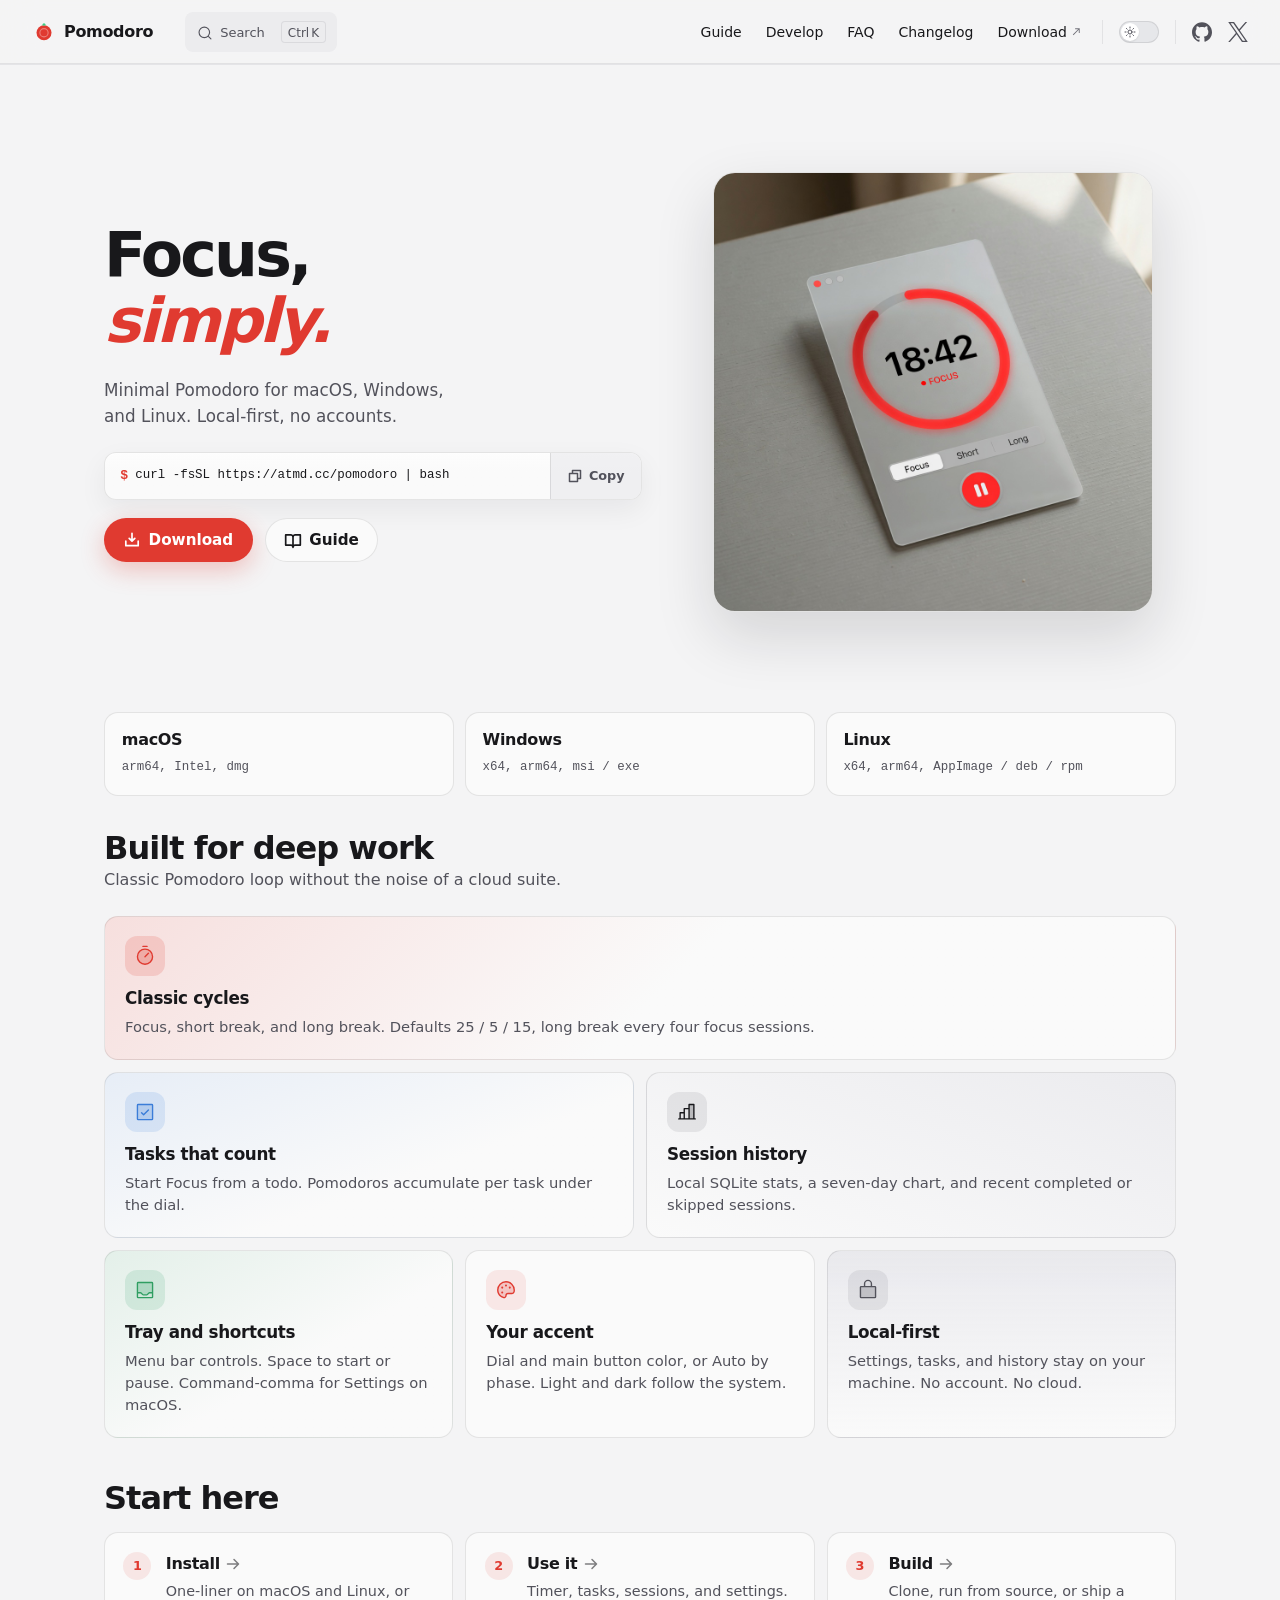
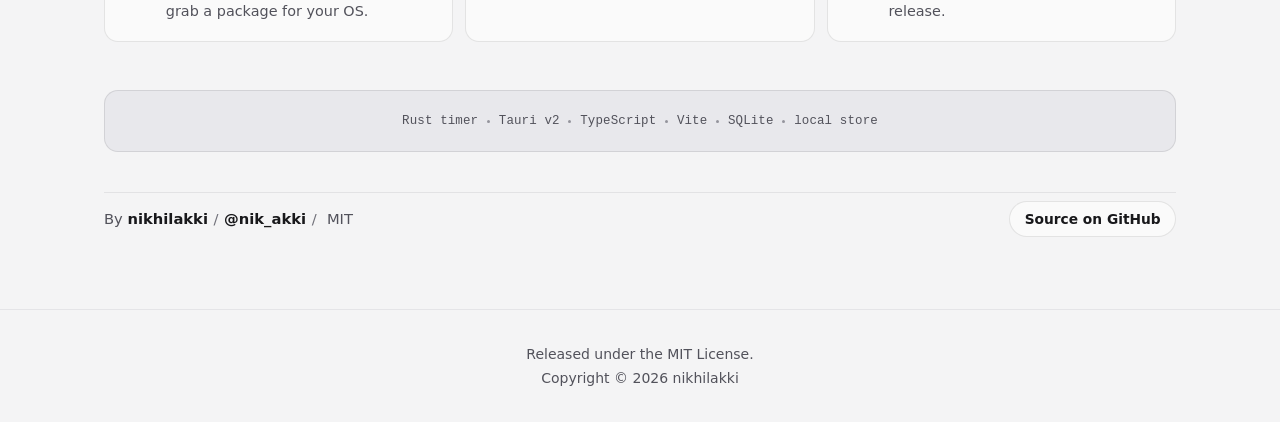
<file: index.html>
<!DOCTYPE html>
<html lang="en-US" dir="ltr">
  <head>
    <meta charset="utf-8">
    <meta name="viewport" content="width=device-width,initial-scale=1">
    <title>Pomodoro | Focus, simply.</title>
    <meta name="description" content="Minimal, iOS-native Pomodoro timer for macOS, Windows, and Linux. Local-first, open source.">
    <meta name="generator" content="VitePress v1.6.4">
    <link rel="preload stylesheet" href="/assets/style.CRGmArM4.css" as="style">
    <link rel="preload stylesheet" href="/vp-icons.css" as="style">
    
    <script type="module" src="/assets/app.fJDDFkZy.js"></script>
    <link rel="preload" href="/assets/inter-roman-latin.Di8DUHzh.woff2" as="font" type="font/woff2" crossorigin="">
    <link rel="modulepreload" href="/assets/chunks/theme.OLKAyQsv.js">
    <link rel="modulepreload" href="/assets/chunks/framework.ystBm8og.js">
    <link rel="modulepreload" href="/assets/index.md.s61xQgd7.lean.js">
    <link rel="icon" type="image/svg+xml" href="/favicon.svg">
    <meta name="theme-color" content="#e03a30">
    <meta property="og:type" content="website">
    <meta property="og:title" content="Pomodoro">
    <meta property="og:description" content="Minimal Pomodoro timer for macOS, Windows, and Linux. Local-first, open source.">
    <meta property="og:image" content="/hero-app.jpg">
    <meta name="twitter:card" content="summary_large_image">
    <script id="check-dark-mode">(()=>{const e=localStorage.getItem("vitepress-theme-appearance")||"auto",a=window.matchMedia("(prefers-color-scheme: dark)").matches;(!e||e==="auto"?a:e==="dark")&&document.documentElement.classList.add("dark")})();</script>
    <script id="check-mac-os">document.documentElement.classList.toggle("mac",/Mac|iPhone|iPod|iPad/i.test(navigator.platform));</script>
  </head>
  <body>
    <div id="app"><div class="Layout" data-v-87b95126><!--[--><!--]--><!--[--><span tabindex="-1" data-v-c3f4d0b4></span><a href="#VPContent" class="VPSkipLink visually-hidden" data-v-c3f4d0b4>Skip to content</a><!--]--><!----><header class="VPNav" data-v-87b95126 data-v-f5208972><div class="VPNavBar" data-v-f5208972 data-v-31cafd4a><div class="wrapper" data-v-31cafd4a><div class="container" data-v-31cafd4a><div class="title" data-v-31cafd4a><div class="VPNavBarTitle" data-v-31cafd4a data-v-61d838e7><a class="title" href="/" data-v-61d838e7><!--[--><!--]--><!--[--><img class="VPImage logo" src="/logo.svg" alt="Pomodoro" data-v-eff4b413><!--]--><span data-v-61d838e7>Pomodoro</span><!--[--><!--]--></a></div></div><div class="content" data-v-31cafd4a><div class="content-body" data-v-31cafd4a><!--[--><!--]--><div class="VPNavBarSearch search" data-v-31cafd4a><!--[--><!----><div id="local-search"><button type="button" class="DocSearch DocSearch-Button" aria-label="Search"><span class="DocSearch-Button-Container"><span class="vp-icon DocSearch-Search-Icon"></span><span class="DocSearch-Button-Placeholder">Search</span></span><span class="DocSearch-Button-Keys"><kbd class="DocSearch-Button-Key"></kbd><kbd class="DocSearch-Button-Key">K</kbd></span></button></div><!--]--></div><nav aria-labelledby="main-nav-aria-label" class="VPNavBarMenu menu" data-v-31cafd4a data-v-37f8645a><span id="main-nav-aria-label" class="visually-hidden" data-v-37f8645a> Main Navigation </span><!--[--><!--[--><a class="VPLink link VPNavBarMenuLink" href="/guide/install" tabindex="0" data-v-37f8645a data-v-16bc082e><!--[--><span data-v-16bc082e>Guide</span><!--]--></a><!--]--><!--[--><a class="VPLink link VPNavBarMenuLink" href="/develop/setup" tabindex="0" data-v-37f8645a data-v-16bc082e><!--[--><span data-v-16bc082e>Develop</span><!--]--></a><!--]--><!--[--><a class="VPLink link VPNavBarMenuLink" href="/faq" tabindex="0" data-v-37f8645a data-v-16bc082e><!--[--><span data-v-16bc082e>FAQ</span><!--]--></a><!--]--><!--[--><a class="VPLink link VPNavBarMenuLink" href="/changelog" tabindex="0" data-v-37f8645a data-v-16bc082e><!--[--><span data-v-16bc082e>Changelog</span><!--]--></a><!--]--><!--[--><a class="VPLink link vp-external-link-icon VPNavBarMenuLink" href="https://github.com/nikhilakki/pomodoro/releases/latest" target="_blank" rel="noreferrer" tabindex="0" data-v-37f8645a data-v-16bc082e><!--[--><span data-v-16bc082e>Download</span><!--]--></a><!--]--><!--]--></nav><!----><div class="VPNavBarAppearance appearance" data-v-31cafd4a data-v-1fe048d3><button class="VPSwitch VPSwitchAppearance" type="button" role="switch" title aria-checked="false" data-v-1fe048d3 data-v-9652eaa5 data-v-5b12fa32><span class="check" data-v-5b12fa32><span class="icon" data-v-5b12fa32><!--[--><span class="vpi-sun sun" data-v-9652eaa5></span><span class="vpi-moon moon" data-v-9652eaa5></span><!--]--></span></span></button></div><div class="VPSocialLinks VPNavBarSocialLinks social-links" data-v-31cafd4a data-v-ffd26da4 data-v-d12e0ce8><!--[--><a class="VPSocialLink no-icon" href="https://github.com/nikhilakki/pomodoro" aria-label="github" target="_blank" rel="noopener" data-v-d12e0ce8 data-v-e7a4171d><span class="vpi-social-github"></span></a><a class="VPSocialLink no-icon" href="https://x.com/nik_akki" aria-label="x" target="_blank" rel="noopener" data-v-d12e0ce8 data-v-e7a4171d><span class="vpi-social-x"></span></a><!--]--></div><div class="VPFlyout VPNavBarExtra extra" data-v-31cafd4a data-v-359cd672 data-v-d31c2359><button type="button" class="button" aria-haspopup="true" aria-expanded="false" aria-label="extra navigation" data-v-d31c2359><span class="vpi-more-horizontal icon" data-v-d31c2359></span></button><div class="menu" data-v-d31c2359><div class="VPMenu" data-v-d31c2359 data-v-c9376f54><!----><!--[--><!--[--><!----><div class="group" data-v-359cd672><div class="item appearance" data-v-359cd672><p class="label" data-v-359cd672>Appearance</p><div class="appearance-action" data-v-359cd672><button class="VPSwitch VPSwitchAppearance" type="button" role="switch" title aria-checked="false" data-v-359cd672 data-v-9652eaa5 data-v-5b12fa32><span class="check" data-v-5b12fa32><span class="icon" data-v-5b12fa32><!--[--><span class="vpi-sun sun" data-v-9652eaa5></span><span class="vpi-moon moon" data-v-9652eaa5></span><!--]--></span></span></button></div></div></div><div class="group" data-v-359cd672><div class="item social-links" data-v-359cd672><div class="VPSocialLinks social-links-list" data-v-359cd672 data-v-d12e0ce8><!--[--><a class="VPSocialLink no-icon" href="https://github.com/nikhilakki/pomodoro" aria-label="github" target="_blank" rel="noopener" data-v-d12e0ce8 data-v-e7a4171d><span class="vpi-social-github"></span></a><a class="VPSocialLink no-icon" href="https://x.com/nik_akki" aria-label="x" target="_blank" rel="noopener" data-v-d12e0ce8 data-v-e7a4171d><span class="vpi-social-x"></span></a><!--]--></div></div></div><!--]--><!--]--></div></div></div><!--[--><!--]--><button type="button" class="VPNavBarHamburger hamburger" aria-label="mobile navigation" aria-expanded="false" aria-controls="VPNavScreen" data-v-31cafd4a data-v-094c0ea0><span class="container" data-v-094c0ea0><span class="top" data-v-094c0ea0></span><span class="middle" data-v-094c0ea0></span><span class="bottom" data-v-094c0ea0></span></span></button></div></div></div></div><div class="divider" data-v-31cafd4a><div class="divider-line" data-v-31cafd4a></div></div></div><!----></header><div class="VPLocalNav empty fixed" data-v-87b95126 data-v-b51e50e2><div class="container" data-v-b51e50e2><!----><div class="VPLocalNavOutlineDropdown" style="--vp-vh:0px;" data-v-b51e50e2 data-v-167fe2a5><button data-v-167fe2a5>Return to top</button><!----></div></div></div><!----><div class="VPContent" id="VPContent" data-v-87b95126 data-v-06db0d4b><div class="VPPage" data-v-06db0d4b><!--[--><!--]--><div style="position:relative;"><div><div class="home"><section class="hero"><div class="hero-copy"><h1 class="hero-title"> Focus,<br><em>simply.</em></h1><p class="hero-lede"> Minimal Pomodoro for macOS, Windows, and Linux. Local-first, no accounts. </p><div class="hero-install" aria-label="Install on macOS or Linux"><div class="hero-install-row"><span class="hero-install-prompt" aria-hidden="true">$</span><code class="hero-install-cmd" title="curl -fsSL https://atmd.cc/pomodoro | bash">curl -fsSL https://atmd.cc/pomodoro | bash</code><button type="button" class="hero-install-copy" aria-label="Copy install command"><svg xmlns="http://www.w3.org/2000/svg" viewBox="0 0 256 256" width="16" height="16" fill="currentColor" aria-hidden="true"><!--[--><!--]--><g><path d="M216,28H88A12,12,0,0,0,76,40V76H40A12,12,0,0,0,28,88V216a12,12,0,0,0,12,12H168a12,12,0,0,0,12-12V180h36a12,12,0,0,0,12-12V40A12,12,0,0,0,216,28ZM156,204H52V100H156Zm48-48H180V88a12,12,0,0,0-12-12H100V52H204Z"></path></g></svg><span class="hero-install-copy-label">Copy</span></button></div></div><div class="hero-actions"><a class="btn btn-primary" href="https://github.com/nikhilakki/pomodoro/releases/latest"><svg xmlns="http://www.w3.org/2000/svg" viewBox="0 0 256 256" width="18" height="18" fill="currentColor" aria-hidden="true"><!--[--><!--]--><g><path d="M228,144v64a12,12,0,0,1-12,12H40a12,12,0,0,1-12-12V144a12,12,0,0,1,24,0v52H204V144a12,12,0,0,1,24,0Zm-108.49,8.49a12,12,0,0,0,17,0l40-40a12,12,0,0,0-17-17L140,115V32a12,12,0,0,0-24,0v83L96.49,95.51a12,12,0,0,0-17,17Z"></path></g></svg> Download </a><a class="btn btn-ghost" href="/guide/install"><svg xmlns="http://www.w3.org/2000/svg" viewBox="0 0 256 256" width="18" height="18" fill="currentColor" aria-hidden="true"><!--[--><!--]--><g><path d="M232,44H160a43.86,43.86,0,0,0-32,13.85A43.86,43.86,0,0,0,96,44H24A12,12,0,0,0,12,56V200a12,12,0,0,0,12,12H96a20,20,0,0,1,20,20,12,12,0,0,0,24,0,20,20,0,0,1,20-20h72a12,12,0,0,0,12-12V56A12,12,0,0,0,232,44ZM96,188H36V68H96a20,20,0,0,1,20,20V192.81A43.79,43.79,0,0,0,96,188Zm124,0H160a43.71,43.71,0,0,0-20,4.83V88a20,20,0,0,1,20-20h60Z"></path></g></svg> Guide </a></div></div><div class="hero-visual"><div class="hero-glow" aria-hidden="true"></div><img class="hero-shot" src="/hero-app.jpg" width="720" height="720" alt="Pomodoro app window with focus ring and timer on a desk"></div></section><section class="platforms" aria-label="Supported platforms"><ul class="platform-row"><!--[--><li class="platform-chip"><span class="platform-name">macOS</span><span class="platform-detail">arm64, Intel, dmg</span></li><li class="platform-chip"><span class="platform-name">Windows</span><span class="platform-detail">x64, arm64, msi / exe</span></li><li class="platform-chip"><span class="platform-name">Linux</span><span class="platform-detail">x64, arm64, AppImage / deb / rpm</span></li><!--]--></ul></section><section class="features" aria-labelledby="features-heading"><div class="section-head"><h2 id="features-heading">Built for deep work</h2><p> Classic Pomodoro loop without the noise of a cloud suite. </p></div><div class="bento"><!--[--><article class="span-wide tone-focus bento-cell"><div class="bento-icon" aria-hidden="true"><svg xmlns="http://www.w3.org/2000/svg" viewBox="0 0 256 256" width="22" height="22" fill="currentColor"><!--[--><!--]--><g><path d="M216,136a88,88,0,1,1-88-88A88,88,0,0,1,216,136Z" opacity="0.2"></path><path d="M128,40a96,96,0,1,0,96,96A96.11,96.11,0,0,0,128,40Zm0,176a80,80,0,1,1,80-80A80.09,80.09,0,0,1,128,216ZM173.66,90.34a8,8,0,0,1,0,11.32l-40,40a8,8,0,0,1-11.32-11.32l40-40A8,8,0,0,1,173.66,90.34ZM96,16a8,8,0,0,1,8-8h48a8,8,0,0,1,0,16H104A8,8,0,0,1,96,16Z"></path></g></svg></div><h3>Classic cycles</h3><p>Focus, short break, and long break. Defaults 25 / 5 / 15, long break every four focus sessions.</p></article><article class="span-half tone-task bento-cell"><div class="bento-icon" aria-hidden="true"><svg xmlns="http://www.w3.org/2000/svg" viewBox="0 0 256 256" width="22" height="22" fill="currentColor"><!--[--><!--]--><g><path d="M216,48V208a8,8,0,0,1-8,8H48a8,8,0,0,1-8-8V48a8,8,0,0,1,8-8H208A8,8,0,0,1,216,48Z" opacity="0.2"></path><path d="M173.66,98.34a8,8,0,0,1,0,11.32l-56,56a8,8,0,0,1-11.32,0l-24-24a8,8,0,0,1,11.32-11.32L112,148.69l50.34-50.35A8,8,0,0,1,173.66,98.34ZM224,48V208a16,16,0,0,1-16,16H48a16,16,0,0,1-16-16V48A16,16,0,0,1,48,32H208A16,16,0,0,1,224,48ZM208,208V48H48V208H208Z"></path></g></svg></div><h3>Tasks that count</h3><p>Start Focus from a todo. Pomodoros accumulate per task under the dial.</p></article><article class="span-half tone-history bento-cell"><div class="bento-icon" aria-hidden="true"><svg xmlns="http://www.w3.org/2000/svg" viewBox="0 0 256 256" width="22" height="22" fill="currentColor"><!--[--><!--]--><g><path d="M208,40V208H152V40Z" opacity="0.2"></path><path d="M224,200h-8V40a8,8,0,0,0-8-8H152a8,8,0,0,0-8,8V80H96a8,8,0,0,0-8,8v40H48a8,8,0,0,0-8,8v64H32a8,8,0,0,0,0,16H224a8,8,0,0,0,0-16ZM160,48h40V200H160ZM104,96h40V200H104ZM56,144H88v56H56Z"></path></g></svg></div><h3>Session history</h3><p>Local SQLite stats, a seven-day chart, and recent completed or skipped sessions.</p></article><article class="span-third tone-break bento-cell"><div class="bento-icon" aria-hidden="true"><svg xmlns="http://www.w3.org/2000/svg" viewBox="0 0 256 256" width="22" height="22" fill="currentColor"><!--[--><!--]--><g><path d="M216,48V160H179.31a8,8,0,0,0-5.66,2.34l-19.31,19.32a8,8,0,0,1-5.66,2.34H107.31a8,8,0,0,1-5.66-2.34L82.34,162.34A8,8,0,0,0,76.68,160H40V48a8,8,0,0,1,8-8H208A8,8,0,0,1,216,48Z" opacity="0.2"></path><path d="M208,32H48A16,16,0,0,0,32,48V208a16,16,0,0,0,16,16H208a16,16,0,0,0,16-16V48A16,16,0,0,0,208,32Zm0,16V152h-28.7A15.86,15.86,0,0,0,168,156.69L148.69,176H107.31L88,156.68A15.89,15.89,0,0,0,76.69,152H48V48Zm0,160H48V168H76.69L96,187.32A15.89,15.89,0,0,0,107.31,192h41.38A15.86,15.86,0,0,0,160,187.31L179.31,168H208v40Z"></path></g></svg></div><h3>Tray and shortcuts</h3><p>Menu bar controls. Space to start or pause. Command-comma for Settings on macOS.</p></article><article class="span-third tone-accent bento-cell"><div class="bento-icon" aria-hidden="true"><svg xmlns="http://www.w3.org/2000/svg" viewBox="0 0 256 256" width="22" height="22" fill="currentColor"><!--[--><!--]--><g><path d="M224,127.17a96.48,96.48,0,0,1-2.39,22.18A24,24,0,0,1,198.21,168H152a24,24,0,0,0-24,24,24,24,0,0,1-32,22.61C58.73,201.44,32,169.81,32,128a96,96,0,0,1,95-96C179.84,31.47,223.55,74.35,224,127.17Z" opacity="0.2"></path><path d="M200.77,53.89A103.27,103.27,0,0,0,128,24h-1.07A104,104,0,0,0,24,128c0,43,26.58,79.06,69.36,94.17A32,32,0,0,0,136,192a16,16,0,0,1,16-16h46.21a31.81,31.81,0,0,0,31.2-24.88,104.43,104.43,0,0,0,2.59-24A103.28,103.28,0,0,0,200.77,53.89Zm13,93.71A15.89,15.89,0,0,1,198.21,160H152a32,32,0,0,0-32,32,16,16,0,0,1-21.31,15.07C62.49,194.3,40,164,40,128a88,88,0,0,1,87.09-88h.9a88.35,88.35,0,0,1,88,87.25A88.86,88.86,0,0,1,213.81,147.6ZM140,76a12,12,0,1,1-12-12A12,12,0,0,1,140,76ZM96,100A12,12,0,1,1,84,88,12,12,0,0,1,96,100Zm0,56a12,12,0,1,1-12-12A12,12,0,0,1,96,156Zm88-56a12,12,0,1,1-12-12A12,12,0,0,1,184,100Z"></path></g></svg></div><h3>Your accent</h3><p>Dial and main button color, or Auto by phase. Light and dark follow the system.</p></article><article class="span-third tone-local bento-cell"><div class="bento-icon" aria-hidden="true"><svg xmlns="http://www.w3.org/2000/svg" viewBox="0 0 256 256" width="22" height="22" fill="currentColor"><!--[--><!--]--><g><path d="M216,96V208a8,8,0,0,1-8,8H48a8,8,0,0,1-8-8V96a8,8,0,0,1,8-8H208A8,8,0,0,1,216,96Z" opacity="0.2"></path><path d="M208,80H176V56a48,48,0,0,0-96,0V80H48A16,16,0,0,0,32,96V208a16,16,0,0,0,16,16H208a16,16,0,0,0,16-16V96A16,16,0,0,0,208,80ZM96,56a32,32,0,0,1,64,0V80H96ZM208,208H48V96H208V208Z"></path></g></svg></div><h3>Local-first</h3><p>Settings, tasks, and history stay on your machine. No account. No cloud.</p></article><!--]--></div></section><section class="path" aria-labelledby="path-heading"><div class="section-head"><h2 id="path-heading">Start here</h2></div><ol class="path-grid"><!--[--><li><a class="path-card" href="/guide/install"><span class="path-index" aria-hidden="true">1</span><div><h3>Install <svg xmlns="http://www.w3.org/2000/svg" viewBox="0 0 256 256" width="16" height="16" fill="currentColor" class="path-arrow"><!--[--><!--]--><g><path d="M224.49,136.49l-72,72a12,12,0,0,1-17-17L187,140H40a12,12,0,0,1,0-24H187L135.51,64.48a12,12,0,0,1,17-17l72,72A12,12,0,0,1,224.49,136.49Z"></path></g></svg></h3><p>One-liner on macOS and Linux, or grab a package for your OS.</p></div></a></li><li><a class="path-card" href="/guide/usage"><span class="path-index" aria-hidden="true">2</span><div><h3>Use it <svg xmlns="http://www.w3.org/2000/svg" viewBox="0 0 256 256" width="16" height="16" fill="currentColor" class="path-arrow"><!--[--><!--]--><g><path d="M224.49,136.49l-72,72a12,12,0,0,1-17-17L187,140H40a12,12,0,0,1,0-24H187L135.51,64.48a12,12,0,0,1,17-17l72,72A12,12,0,0,1,224.49,136.49Z"></path></g></svg></h3><p>Timer, tasks, sessions, and settings.</p></div></a></li><li><a class="path-card" href="/develop/setup"><span class="path-index" aria-hidden="true">3</span><div><h3>Build <svg xmlns="http://www.w3.org/2000/svg" viewBox="0 0 256 256" width="16" height="16" fill="currentColor" class="path-arrow"><!--[--><!--]--><g><path d="M224.49,136.49l-72,72a12,12,0,0,1-17-17L187,140H40a12,12,0,0,1,0-24H187L135.51,64.48a12,12,0,0,1,17-17l72,72A12,12,0,0,1,224.49,136.49Z"></path></g></svg></h3><p>Clone, run from source, or ship a release.</p></div></a></li><!--]--></ol></section><section class="stack-band" aria-label="Tech stack"><p class="stack-line"><span>Rust timer</span><span class="stack-sep" aria-hidden="true"></span><span>Tauri v2</span><span class="stack-sep" aria-hidden="true"></span><span>TypeScript</span><span class="stack-sep" aria-hidden="true"></span><span>Vite</span><span class="stack-sep" aria-hidden="true"></span><span>SQLite</span><span class="stack-sep" aria-hidden="true"></span><span>local store</span></p></section><section class="author"><p> By <a href="https://github.com/nikhilakki" rel="noreferrer">nikhilakki</a><span class="author-sep" aria-hidden="true">/</span><a href="https://x.com/nik_akki" rel="noreferrer">@nik_akki</a><span class="author-sep" aria-hidden="true">/</span> MIT </p><a class="btn btn-ghost btn-sm" href="https://github.com/nikhilakki/pomodoro"> Source on GitHub </a></section></div></div></div><!--[--><!--]--></div></div><footer class="VPFooter" data-v-87b95126 data-v-f643406f><div class="container" data-v-f643406f><p class="message" data-v-f643406f>Released under the MIT License.</p><p class="copyright" data-v-f643406f>Copyright © 2026 nikhilakki</p></div></footer><!--[--><!--]--></div></div>
    <script>window.__VP_HASH_MAP__=JSON.parse("{\"changelog.md\":\"C8im4HhQ\",\"develop_architecture.md\":\"_GAqZSby\",\"develop_releasing.md\":\"DjDG97Mg\",\"develop_setup.md\":\"C6MyJKEw\",\"faq.md\":\"DdaVgcZP\",\"guide_install.md\":\"BFjsugq1\",\"guide_keyboard.md\":\"6ujZ4HXj\",\"guide_privacy.md\":\"D7m9GMHD\",\"guide_usage.md\":\"BWUjkmLj\",\"index.md\":\"s61xQgd7\"}");window.__VP_SITE_DATA__=JSON.parse("{\"lang\":\"en-US\",\"dir\":\"ltr\",\"title\":\"Pomodoro\",\"description\":\"Minimal, iOS-native Pomodoro timer for macOS, Windows, and Linux. Local-first, open source.\",\"base\":\"/\",\"head\":[],\"router\":{\"prefetchLinks\":true},\"appearance\":true,\"themeConfig\":{\"logo\":{\"src\":\"/logo.svg\",\"alt\":\"Pomodoro\"},\"siteTitle\":\"Pomodoro\",\"nav\":[{\"text\":\"Guide\",\"link\":\"/guide/install\",\"activeMatch\":\"/guide/\"},{\"text\":\"Develop\",\"link\":\"/develop/setup\",\"activeMatch\":\"/develop/\"},{\"text\":\"FAQ\",\"link\":\"/faq\"},{\"text\":\"Changelog\",\"link\":\"/changelog\"},{\"text\":\"Download\",\"link\":\"https://github.com/nikhilakki/pomodoro/releases/latest\"}],\"sidebar\":{\"/guide/\":[{\"text\":\"Guide\",\"items\":[{\"text\":\"Install\",\"link\":\"/guide/install\"},{\"text\":\"Using the app\",\"link\":\"/guide/usage\"},{\"text\":\"Keyboard shortcuts\",\"link\":\"/guide/keyboard\"},{\"text\":\"Privacy\",\"link\":\"/guide/privacy\"}]}],\"/develop/\":[{\"text\":\"Develop\",\"items\":[{\"text\":\"Setup from source\",\"link\":\"/develop/setup\"},{\"text\":\"Architecture\",\"link\":\"/develop/architecture\"},{\"text\":\"Releasing\",\"link\":\"/develop/releasing\"}]}]},\"socialLinks\":[{\"icon\":\"github\",\"link\":\"https://github.com/nikhilakki/pomodoro\"},{\"icon\":\"x\",\"link\":\"https://x.com/nik_akki\"}],\"footer\":{\"message\":\"Released under the MIT License.\",\"copyright\":\"Copyright © 2026 nikhilakki\"},\"editLink\":{\"pattern\":\"https://github.com/nikhilakki/pomodoro/edit/main/docs/docs/:path\",\"text\":\"Edit this page on GitHub\"},\"search\":{\"provider\":\"local\"},\"outline\":{\"level\":[2,3]},\"externalLinkIcon\":true},\"locales\":{},\"scrollOffset\":134,\"cleanUrls\":true}");</script>
    
  </body>
</html>
</file>
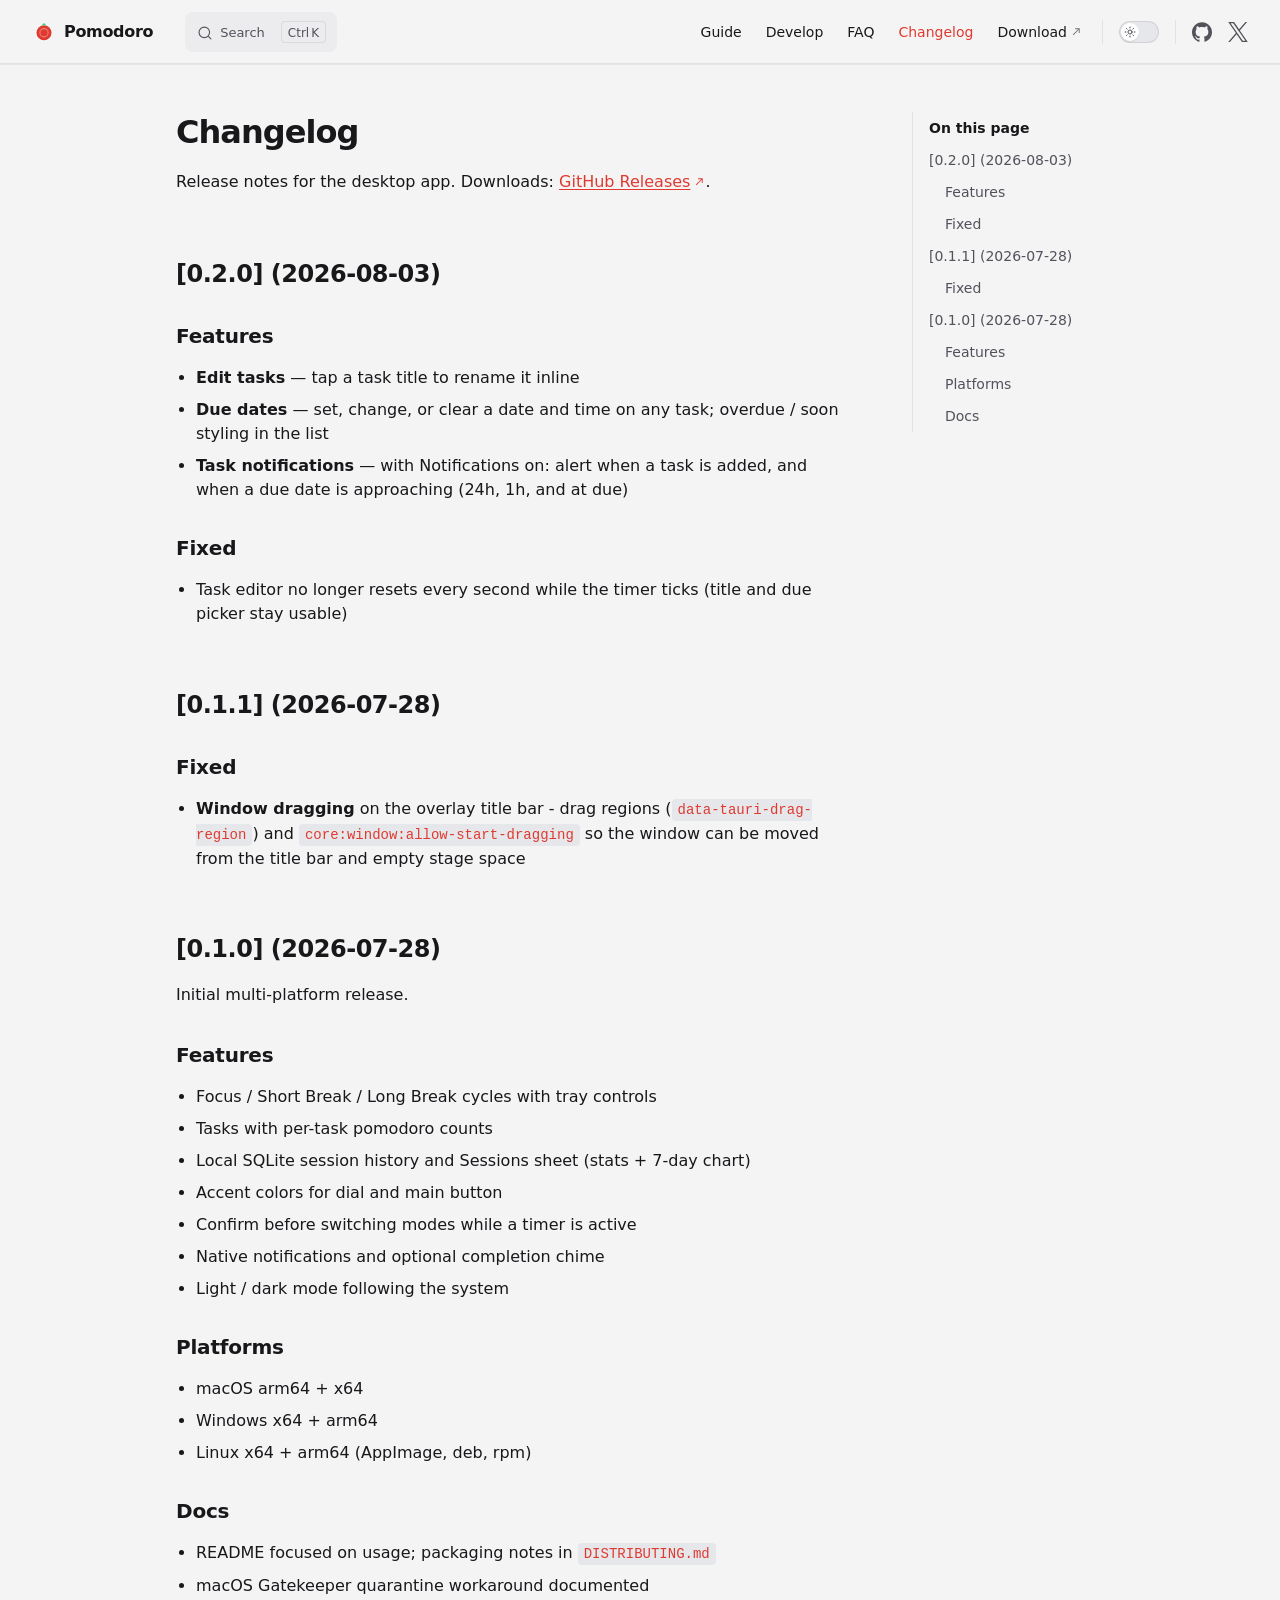
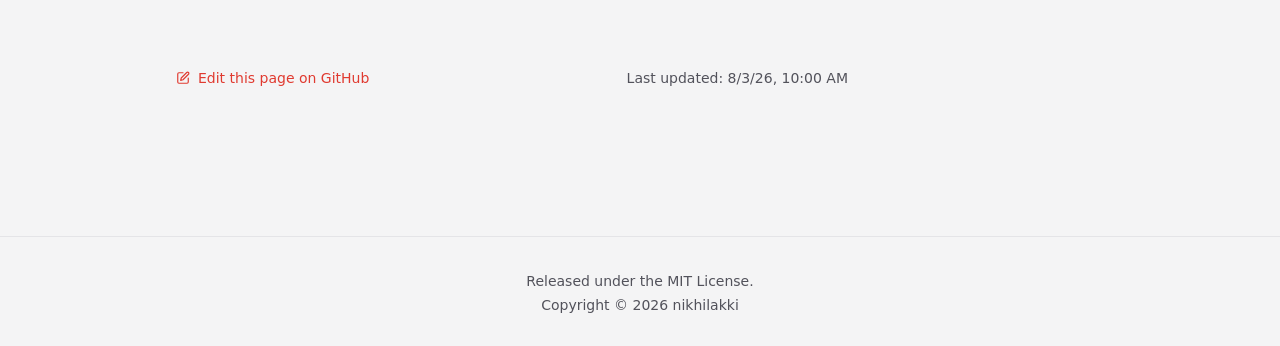
<file: changelog.html>
<!DOCTYPE html>
<html lang="en-US" dir="ltr">
  <head>
    <meta charset="utf-8">
    <meta name="viewport" content="width=device-width,initial-scale=1">
    <title>Changelog | Pomodoro</title>
    <meta name="description" content="Minimal, iOS-native Pomodoro timer for macOS, Windows, and Linux. Local-first, open source.">
    <meta name="generator" content="VitePress v1.6.4">
    <link rel="preload stylesheet" href="/assets/style.CRGmArM4.css" as="style">
    <link rel="preload stylesheet" href="/vp-icons.css" as="style">
    
    <script type="module" src="/assets/app.fJDDFkZy.js"></script>
    <link rel="preload" href="/assets/inter-roman-latin.Di8DUHzh.woff2" as="font" type="font/woff2" crossorigin="">
    <link rel="modulepreload" href="/assets/chunks/theme.OLKAyQsv.js">
    <link rel="modulepreload" href="/assets/chunks/framework.ystBm8og.js">
    <link rel="modulepreload" href="/assets/changelog.md.C8im4HhQ.lean.js">
    <link rel="icon" type="image/svg+xml" href="/favicon.svg">
    <meta name="theme-color" content="#e03a30">
    <meta property="og:type" content="website">
    <meta property="og:title" content="Pomodoro">
    <meta property="og:description" content="Minimal Pomodoro timer for macOS, Windows, and Linux. Local-first, open source.">
    <meta property="og:image" content="/hero-app.jpg">
    <meta name="twitter:card" content="summary_large_image">
    <script id="check-dark-mode">(()=>{const e=localStorage.getItem("vitepress-theme-appearance")||"auto",a=window.matchMedia("(prefers-color-scheme: dark)").matches;(!e||e==="auto"?a:e==="dark")&&document.documentElement.classList.add("dark")})();</script>
    <script id="check-mac-os">document.documentElement.classList.toggle("mac",/Mac|iPhone|iPod|iPad/i.test(navigator.platform));</script>
  </head>
  <body>
    <div id="app"><div class="Layout" data-v-87b95126><!--[--><!--]--><!--[--><span tabindex="-1" data-v-c3f4d0b4></span><a href="#VPContent" class="VPSkipLink visually-hidden" data-v-c3f4d0b4>Skip to content</a><!--]--><!----><header class="VPNav" data-v-87b95126 data-v-f5208972><div class="VPNavBar" data-v-f5208972 data-v-31cafd4a><div class="wrapper" data-v-31cafd4a><div class="container" data-v-31cafd4a><div class="title" data-v-31cafd4a><div class="VPNavBarTitle" data-v-31cafd4a data-v-61d838e7><a class="title" href="/" data-v-61d838e7><!--[--><!--]--><!--[--><img class="VPImage logo" src="/logo.svg" alt="Pomodoro" data-v-eff4b413><!--]--><span data-v-61d838e7>Pomodoro</span><!--[--><!--]--></a></div></div><div class="content" data-v-31cafd4a><div class="content-body" data-v-31cafd4a><!--[--><!--]--><div class="VPNavBarSearch search" data-v-31cafd4a><!--[--><!----><div id="local-search"><button type="button" class="DocSearch DocSearch-Button" aria-label="Search"><span class="DocSearch-Button-Container"><span class="vp-icon DocSearch-Search-Icon"></span><span class="DocSearch-Button-Placeholder">Search</span></span><span class="DocSearch-Button-Keys"><kbd class="DocSearch-Button-Key"></kbd><kbd class="DocSearch-Button-Key">K</kbd></span></button></div><!--]--></div><nav aria-labelledby="main-nav-aria-label" class="VPNavBarMenu menu" data-v-31cafd4a data-v-37f8645a><span id="main-nav-aria-label" class="visually-hidden" data-v-37f8645a> Main Navigation </span><!--[--><!--[--><a class="VPLink link VPNavBarMenuLink" href="/guide/install" tabindex="0" data-v-37f8645a data-v-16bc082e><!--[--><span data-v-16bc082e>Guide</span><!--]--></a><!--]--><!--[--><a class="VPLink link VPNavBarMenuLink" href="/develop/setup" tabindex="0" data-v-37f8645a data-v-16bc082e><!--[--><span data-v-16bc082e>Develop</span><!--]--></a><!--]--><!--[--><a class="VPLink link VPNavBarMenuLink" href="/faq" tabindex="0" data-v-37f8645a data-v-16bc082e><!--[--><span data-v-16bc082e>FAQ</span><!--]--></a><!--]--><!--[--><a class="VPLink link VPNavBarMenuLink active" href="/changelog" tabindex="0" data-v-37f8645a data-v-16bc082e><!--[--><span data-v-16bc082e>Changelog</span><!--]--></a><!--]--><!--[--><a class="VPLink link vp-external-link-icon VPNavBarMenuLink" href="https://github.com/nikhilakki/pomodoro/releases/latest" target="_blank" rel="noreferrer" tabindex="0" data-v-37f8645a data-v-16bc082e><!--[--><span data-v-16bc082e>Download</span><!--]--></a><!--]--><!--]--></nav><!----><div class="VPNavBarAppearance appearance" data-v-31cafd4a data-v-1fe048d3><button class="VPSwitch VPSwitchAppearance" type="button" role="switch" title aria-checked="false" data-v-1fe048d3 data-v-9652eaa5 data-v-5b12fa32><span class="check" data-v-5b12fa32><span class="icon" data-v-5b12fa32><!--[--><span class="vpi-sun sun" data-v-9652eaa5></span><span class="vpi-moon moon" data-v-9652eaa5></span><!--]--></span></span></button></div><div class="VPSocialLinks VPNavBarSocialLinks social-links" data-v-31cafd4a data-v-ffd26da4 data-v-d12e0ce8><!--[--><a class="VPSocialLink no-icon" href="https://github.com/nikhilakki/pomodoro" aria-label="github" target="_blank" rel="noopener" data-v-d12e0ce8 data-v-e7a4171d><span class="vpi-social-github"></span></a><a class="VPSocialLink no-icon" href="https://x.com/nik_akki" aria-label="x" target="_blank" rel="noopener" data-v-d12e0ce8 data-v-e7a4171d><span class="vpi-social-x"></span></a><!--]--></div><div class="VPFlyout VPNavBarExtra extra" data-v-31cafd4a data-v-359cd672 data-v-d31c2359><button type="button" class="button" aria-haspopup="true" aria-expanded="false" aria-label="extra navigation" data-v-d31c2359><span class="vpi-more-horizontal icon" data-v-d31c2359></span></button><div class="menu" data-v-d31c2359><div class="VPMenu" data-v-d31c2359 data-v-c9376f54><!----><!--[--><!--[--><!----><div class="group" data-v-359cd672><div class="item appearance" data-v-359cd672><p class="label" data-v-359cd672>Appearance</p><div class="appearance-action" data-v-359cd672><button class="VPSwitch VPSwitchAppearance" type="button" role="switch" title aria-checked="false" data-v-359cd672 data-v-9652eaa5 data-v-5b12fa32><span class="check" data-v-5b12fa32><span class="icon" data-v-5b12fa32><!--[--><span class="vpi-sun sun" data-v-9652eaa5></span><span class="vpi-moon moon" data-v-9652eaa5></span><!--]--></span></span></button></div></div></div><div class="group" data-v-359cd672><div class="item social-links" data-v-359cd672><div class="VPSocialLinks social-links-list" data-v-359cd672 data-v-d12e0ce8><!--[--><a class="VPSocialLink no-icon" href="https://github.com/nikhilakki/pomodoro" aria-label="github" target="_blank" rel="noopener" data-v-d12e0ce8 data-v-e7a4171d><span class="vpi-social-github"></span></a><a class="VPSocialLink no-icon" href="https://x.com/nik_akki" aria-label="x" target="_blank" rel="noopener" data-v-d12e0ce8 data-v-e7a4171d><span class="vpi-social-x"></span></a><!--]--></div></div></div><!--]--><!--]--></div></div></div><!--[--><!--]--><button type="button" class="VPNavBarHamburger hamburger" aria-label="mobile navigation" aria-expanded="false" aria-controls="VPNavScreen" data-v-31cafd4a data-v-094c0ea0><span class="container" data-v-094c0ea0><span class="top" data-v-094c0ea0></span><span class="middle" data-v-094c0ea0></span><span class="bottom" data-v-094c0ea0></span></span></button></div></div></div></div><div class="divider" data-v-31cafd4a><div class="divider-line" data-v-31cafd4a></div></div></div><!----></header><div class="VPLocalNav empty fixed" data-v-87b95126 data-v-b51e50e2><div class="container" data-v-b51e50e2><!----><div class="VPLocalNavOutlineDropdown" style="--vp-vh:0px;" data-v-b51e50e2 data-v-167fe2a5><button data-v-167fe2a5>Return to top</button><!----></div></div></div><!----><div class="VPContent" id="VPContent" data-v-87b95126 data-v-06db0d4b><div class="VPDoc has-aside" data-v-06db0d4b data-v-3e971cc0><!--[--><!--]--><div class="container" data-v-3e971cc0><div class="aside" data-v-3e971cc0><div class="aside-curtain" data-v-3e971cc0></div><div class="aside-container" data-v-3e971cc0><div class="aside-content" data-v-3e971cc0><div class="VPDocAside" data-v-3e971cc0 data-v-58c47e4c><!--[--><!--]--><!--[--><!--]--><nav aria-labelledby="doc-outline-aria-label" class="VPDocAsideOutline" data-v-58c47e4c data-v-8d3b6124><div class="content" data-v-8d3b6124><div class="outline-marker" data-v-8d3b6124></div><div aria-level="2" class="outline-title" id="doc-outline-aria-label" role="heading" data-v-8d3b6124>On this page</div><ul class="VPDocOutlineItem root" data-v-8d3b6124 data-v-d6143155><!--[--><!--]--></ul></div></nav><!--[--><!--]--><div class="spacer" data-v-58c47e4c></div><!--[--><!--]--><!----><!--[--><!--]--><!--[--><!--]--></div></div></div></div><div class="content" data-v-3e971cc0><div class="content-container" data-v-3e971cc0><!--[--><!--]--><main class="main" data-v-3e971cc0><div style="position:relative;" class="vp-doc _changelog external-link-icon-enabled" data-v-3e971cc0><div><h1 id="changelog" tabindex="-1">Changelog <a class="header-anchor" href="#changelog" aria-label="Permalink to &quot;Changelog&quot;">​</a></h1><p>Release notes for the desktop app. Downloads: <a href="https://github.com/nikhilakki/pomodoro/releases" target="_blank" rel="noreferrer">GitHub Releases</a>.</p><h2 id="_0-2-0-2026-08-03" tabindex="-1">[0.2.0] (2026-08-03) <a class="header-anchor" href="#_0-2-0-2026-08-03" aria-label="Permalink to &quot;[0.2.0] (2026-08-03)&quot;">​</a></h2><h3 id="features" tabindex="-1">Features <a class="header-anchor" href="#features" aria-label="Permalink to &quot;Features&quot;">​</a></h3><ul><li><strong>Edit tasks</strong> — tap a task title to rename it inline</li><li><strong>Due dates</strong> — set, change, or clear a date and time on any task; overdue / soon styling in the list</li><li><strong>Task notifications</strong> — with Notifications on: alert when a task is added, and when a due date is approaching (24h, 1h, and at due)</li></ul><h3 id="fixed" tabindex="-1">Fixed <a class="header-anchor" href="#fixed" aria-label="Permalink to &quot;Fixed&quot;">​</a></h3><ul><li>Task editor no longer resets every second while the timer ticks (title and due picker stay usable)</li></ul><h2 id="_0-1-1-2026-07-28" tabindex="-1">[0.1.1] (2026-07-28) <a class="header-anchor" href="#_0-1-1-2026-07-28" aria-label="Permalink to &quot;[0.1.1] (2026-07-28)&quot;">​</a></h2><h3 id="fixed-1" tabindex="-1">Fixed <a class="header-anchor" href="#fixed-1" aria-label="Permalink to &quot;Fixed&quot;">​</a></h3><ul><li><strong>Window dragging</strong> on the overlay title bar - drag regions (<code>data-tauri-drag-region</code>) and <code>core:window:allow-start-dragging</code> so the window can be moved from the title bar and empty stage space</li></ul><h2 id="_0-1-0-2026-07-28" tabindex="-1">[0.1.0] (2026-07-28) <a class="header-anchor" href="#_0-1-0-2026-07-28" aria-label="Permalink to &quot;[0.1.0] (2026-07-28)&quot;">​</a></h2><p>Initial multi-platform release.</p><h3 id="features-1" tabindex="-1">Features <a class="header-anchor" href="#features-1" aria-label="Permalink to &quot;Features&quot;">​</a></h3><ul><li>Focus / Short Break / Long Break cycles with tray controls</li><li>Tasks with per-task pomodoro counts</li><li>Local SQLite session history and Sessions sheet (stats + 7-day chart)</li><li>Accent colors for dial and main button</li><li>Confirm before switching modes while a timer is active</li><li>Native notifications and optional completion chime</li><li>Light / dark mode following the system</li></ul><h3 id="platforms" tabindex="-1">Platforms <a class="header-anchor" href="#platforms" aria-label="Permalink to &quot;Platforms&quot;">​</a></h3><ul><li>macOS arm64 + x64</li><li>Windows x64 + arm64</li><li>Linux x64 + arm64 (AppImage, deb, rpm)</li></ul><h3 id="docs" tabindex="-1">Docs <a class="header-anchor" href="#docs" aria-label="Permalink to &quot;Docs&quot;">​</a></h3><ul><li>README focused on usage; packaging notes in <code>DISTRIBUTING.md</code></li><li>macOS Gatekeeper quarantine workaround documented</li></ul></div></div></main><footer class="VPDocFooter" data-v-3e971cc0 data-v-28c42c5d><!--[--><!--]--><div class="edit-info" data-v-28c42c5d><div class="edit-link" data-v-28c42c5d><a class="VPLink link vp-external-link-icon no-icon edit-link-button" href="https://github.com/nikhilakki/pomodoro/edit/main/docs/docs/changelog.md" target="_blank" rel="noreferrer" data-v-28c42c5d><!--[--><span class="vpi-square-pen edit-link-icon" data-v-28c42c5d></span> Edit this page on GitHub<!--]--></a></div><div class="last-updated" data-v-28c42c5d><p class="VPLastUpdated" data-v-28c42c5d data-v-7f1cfca3>Last updated: <time datetime="2026-08-03T10:00:37.000Z" data-v-7f1cfca3></time></p></div></div><!----></footer><!--[--><!--]--></div></div></div><!--[--><!--]--></div></div><footer class="VPFooter" data-v-87b95126 data-v-f643406f><div class="container" data-v-f643406f><p class="message" data-v-f643406f>Released under the MIT License.</p><p class="copyright" data-v-f643406f>Copyright © 2026 nikhilakki</p></div></footer><!--[--><!--]--></div></div>
    <script>window.__VP_HASH_MAP__=JSON.parse("{\"changelog.md\":\"C8im4HhQ\",\"develop_architecture.md\":\"_GAqZSby\",\"develop_releasing.md\":\"DjDG97Mg\",\"develop_setup.md\":\"C6MyJKEw\",\"faq.md\":\"DdaVgcZP\",\"guide_install.md\":\"BFjsugq1\",\"guide_keyboard.md\":\"6ujZ4HXj\",\"guide_privacy.md\":\"D7m9GMHD\",\"guide_usage.md\":\"BWUjkmLj\",\"index.md\":\"s61xQgd7\"}");window.__VP_SITE_DATA__=JSON.parse("{\"lang\":\"en-US\",\"dir\":\"ltr\",\"title\":\"Pomodoro\",\"description\":\"Minimal, iOS-native Pomodoro timer for macOS, Windows, and Linux. Local-first, open source.\",\"base\":\"/\",\"head\":[],\"router\":{\"prefetchLinks\":true},\"appearance\":true,\"themeConfig\":{\"logo\":{\"src\":\"/logo.svg\",\"alt\":\"Pomodoro\"},\"siteTitle\":\"Pomodoro\",\"nav\":[{\"text\":\"Guide\",\"link\":\"/guide/install\",\"activeMatch\":\"/guide/\"},{\"text\":\"Develop\",\"link\":\"/develop/setup\",\"activeMatch\":\"/develop/\"},{\"text\":\"FAQ\",\"link\":\"/faq\"},{\"text\":\"Changelog\",\"link\":\"/changelog\"},{\"text\":\"Download\",\"link\":\"https://github.com/nikhilakki/pomodoro/releases/latest\"}],\"sidebar\":{\"/guide/\":[{\"text\":\"Guide\",\"items\":[{\"text\":\"Install\",\"link\":\"/guide/install\"},{\"text\":\"Using the app\",\"link\":\"/guide/usage\"},{\"text\":\"Keyboard shortcuts\",\"link\":\"/guide/keyboard\"},{\"text\":\"Privacy\",\"link\":\"/guide/privacy\"}]}],\"/develop/\":[{\"text\":\"Develop\",\"items\":[{\"text\":\"Setup from source\",\"link\":\"/develop/setup\"},{\"text\":\"Architecture\",\"link\":\"/develop/architecture\"},{\"text\":\"Releasing\",\"link\":\"/develop/releasing\"}]}]},\"socialLinks\":[{\"icon\":\"github\",\"link\":\"https://github.com/nikhilakki/pomodoro\"},{\"icon\":\"x\",\"link\":\"https://x.com/nik_akki\"}],\"footer\":{\"message\":\"Released under the MIT License.\",\"copyright\":\"Copyright © 2026 nikhilakki\"},\"editLink\":{\"pattern\":\"https://github.com/nikhilakki/pomodoro/edit/main/docs/docs/:path\",\"text\":\"Edit this page on GitHub\"},\"search\":{\"provider\":\"local\"},\"outline\":{\"level\":[2,3]},\"externalLinkIcon\":true},\"locales\":{},\"scrollOffset\":134,\"cleanUrls\":true}");</script>
    
  </body>
</html>
</file>
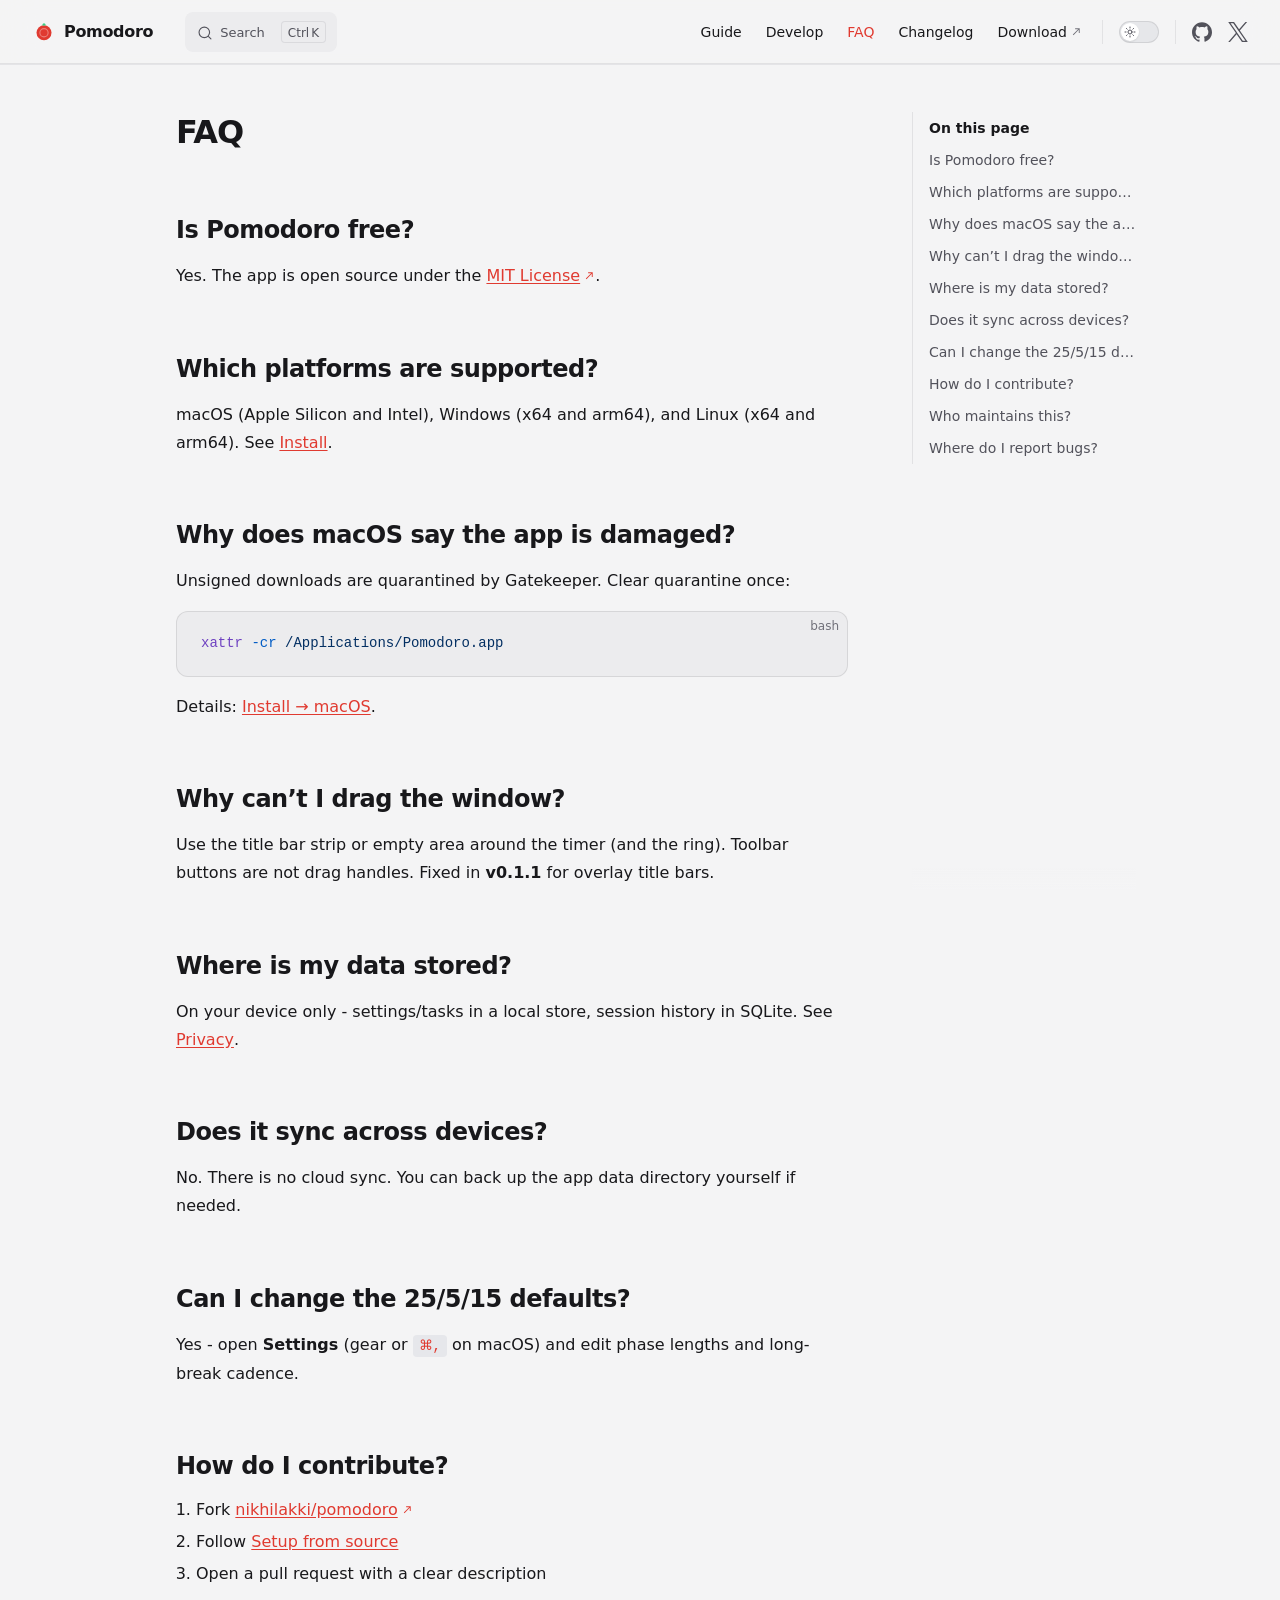
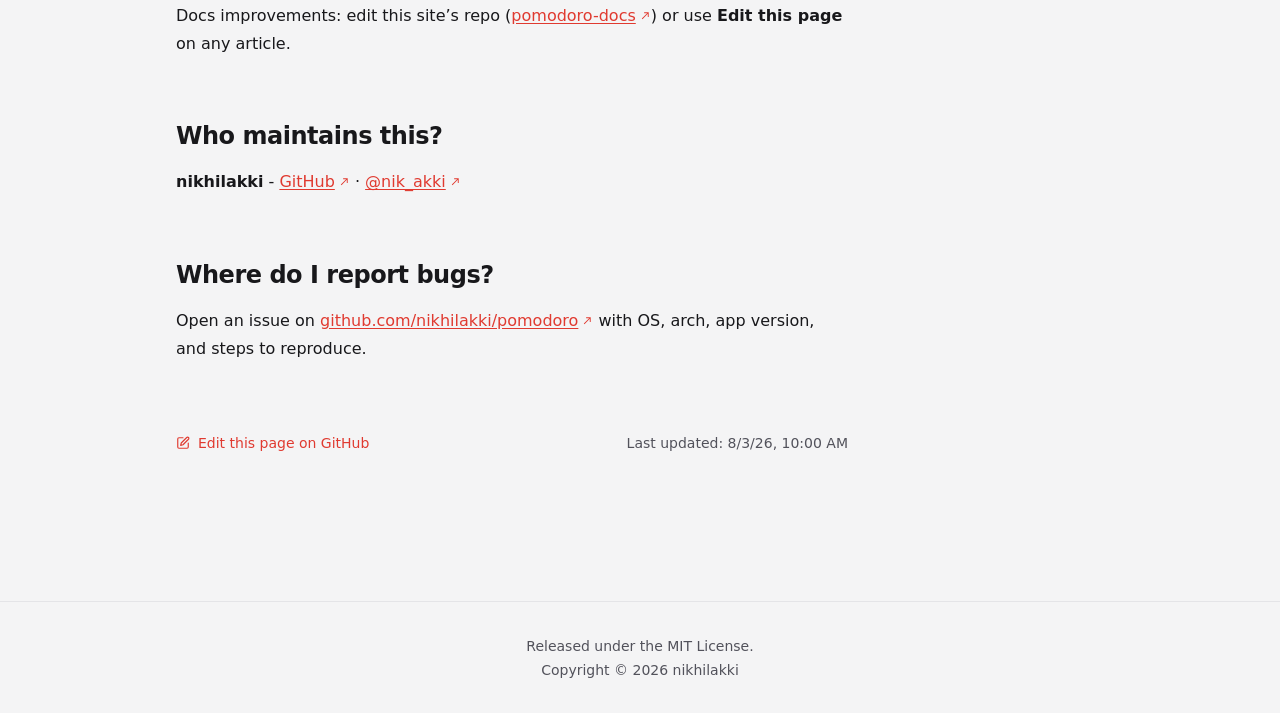
<file: faq.html>
<!DOCTYPE html>
<html lang="en-US" dir="ltr">
  <head>
    <meta charset="utf-8">
    <meta name="viewport" content="width=device-width,initial-scale=1">
    <title>FAQ | Pomodoro</title>
    <meta name="description" content="Minimal, iOS-native Pomodoro timer for macOS, Windows, and Linux. Local-first, open source.">
    <meta name="generator" content="VitePress v1.6.4">
    <link rel="preload stylesheet" href="/assets/style.CRGmArM4.css" as="style">
    <link rel="preload stylesheet" href="/vp-icons.css" as="style">
    
    <script type="module" src="/assets/app.fJDDFkZy.js"></script>
    <link rel="preload" href="/assets/inter-roman-latin.Di8DUHzh.woff2" as="font" type="font/woff2" crossorigin="">
    <link rel="modulepreload" href="/assets/chunks/theme.OLKAyQsv.js">
    <link rel="modulepreload" href="/assets/chunks/framework.ystBm8og.js">
    <link rel="modulepreload" href="/assets/faq.md.DdaVgcZP.lean.js">
    <link rel="icon" type="image/svg+xml" href="/favicon.svg">
    <meta name="theme-color" content="#e03a30">
    <meta property="og:type" content="website">
    <meta property="og:title" content="Pomodoro">
    <meta property="og:description" content="Minimal Pomodoro timer for macOS, Windows, and Linux. Local-first, open source.">
    <meta property="og:image" content="/hero-app.jpg">
    <meta name="twitter:card" content="summary_large_image">
    <script id="check-dark-mode">(()=>{const e=localStorage.getItem("vitepress-theme-appearance")||"auto",a=window.matchMedia("(prefers-color-scheme: dark)").matches;(!e||e==="auto"?a:e==="dark")&&document.documentElement.classList.add("dark")})();</script>
    <script id="check-mac-os">document.documentElement.classList.toggle("mac",/Mac|iPhone|iPod|iPad/i.test(navigator.platform));</script>
  </head>
  <body>
    <div id="app"><div class="Layout" data-v-87b95126><!--[--><!--]--><!--[--><span tabindex="-1" data-v-c3f4d0b4></span><a href="#VPContent" class="VPSkipLink visually-hidden" data-v-c3f4d0b4>Skip to content</a><!--]--><!----><header class="VPNav" data-v-87b95126 data-v-f5208972><div class="VPNavBar" data-v-f5208972 data-v-31cafd4a><div class="wrapper" data-v-31cafd4a><div class="container" data-v-31cafd4a><div class="title" data-v-31cafd4a><div class="VPNavBarTitle" data-v-31cafd4a data-v-61d838e7><a class="title" href="/" data-v-61d838e7><!--[--><!--]--><!--[--><img class="VPImage logo" src="/logo.svg" alt="Pomodoro" data-v-eff4b413><!--]--><span data-v-61d838e7>Pomodoro</span><!--[--><!--]--></a></div></div><div class="content" data-v-31cafd4a><div class="content-body" data-v-31cafd4a><!--[--><!--]--><div class="VPNavBarSearch search" data-v-31cafd4a><!--[--><!----><div id="local-search"><button type="button" class="DocSearch DocSearch-Button" aria-label="Search"><span class="DocSearch-Button-Container"><span class="vp-icon DocSearch-Search-Icon"></span><span class="DocSearch-Button-Placeholder">Search</span></span><span class="DocSearch-Button-Keys"><kbd class="DocSearch-Button-Key"></kbd><kbd class="DocSearch-Button-Key">K</kbd></span></button></div><!--]--></div><nav aria-labelledby="main-nav-aria-label" class="VPNavBarMenu menu" data-v-31cafd4a data-v-37f8645a><span id="main-nav-aria-label" class="visually-hidden" data-v-37f8645a> Main Navigation </span><!--[--><!--[--><a class="VPLink link VPNavBarMenuLink" href="/guide/install" tabindex="0" data-v-37f8645a data-v-16bc082e><!--[--><span data-v-16bc082e>Guide</span><!--]--></a><!--]--><!--[--><a class="VPLink link VPNavBarMenuLink" href="/develop/setup" tabindex="0" data-v-37f8645a data-v-16bc082e><!--[--><span data-v-16bc082e>Develop</span><!--]--></a><!--]--><!--[--><a class="VPLink link VPNavBarMenuLink active" href="/faq" tabindex="0" data-v-37f8645a data-v-16bc082e><!--[--><span data-v-16bc082e>FAQ</span><!--]--></a><!--]--><!--[--><a class="VPLink link VPNavBarMenuLink" href="/changelog" tabindex="0" data-v-37f8645a data-v-16bc082e><!--[--><span data-v-16bc082e>Changelog</span><!--]--></a><!--]--><!--[--><a class="VPLink link vp-external-link-icon VPNavBarMenuLink" href="https://github.com/nikhilakki/pomodoro/releases/latest" target="_blank" rel="noreferrer" tabindex="0" data-v-37f8645a data-v-16bc082e><!--[--><span data-v-16bc082e>Download</span><!--]--></a><!--]--><!--]--></nav><!----><div class="VPNavBarAppearance appearance" data-v-31cafd4a data-v-1fe048d3><button class="VPSwitch VPSwitchAppearance" type="button" role="switch" title aria-checked="false" data-v-1fe048d3 data-v-9652eaa5 data-v-5b12fa32><span class="check" data-v-5b12fa32><span class="icon" data-v-5b12fa32><!--[--><span class="vpi-sun sun" data-v-9652eaa5></span><span class="vpi-moon moon" data-v-9652eaa5></span><!--]--></span></span></button></div><div class="VPSocialLinks VPNavBarSocialLinks social-links" data-v-31cafd4a data-v-ffd26da4 data-v-d12e0ce8><!--[--><a class="VPSocialLink no-icon" href="https://github.com/nikhilakki/pomodoro" aria-label="github" target="_blank" rel="noopener" data-v-d12e0ce8 data-v-e7a4171d><span class="vpi-social-github"></span></a><a class="VPSocialLink no-icon" href="https://x.com/nik_akki" aria-label="x" target="_blank" rel="noopener" data-v-d12e0ce8 data-v-e7a4171d><span class="vpi-social-x"></span></a><!--]--></div><div class="VPFlyout VPNavBarExtra extra" data-v-31cafd4a data-v-359cd672 data-v-d31c2359><button type="button" class="button" aria-haspopup="true" aria-expanded="false" aria-label="extra navigation" data-v-d31c2359><span class="vpi-more-horizontal icon" data-v-d31c2359></span></button><div class="menu" data-v-d31c2359><div class="VPMenu" data-v-d31c2359 data-v-c9376f54><!----><!--[--><!--[--><!----><div class="group" data-v-359cd672><div class="item appearance" data-v-359cd672><p class="label" data-v-359cd672>Appearance</p><div class="appearance-action" data-v-359cd672><button class="VPSwitch VPSwitchAppearance" type="button" role="switch" title aria-checked="false" data-v-359cd672 data-v-9652eaa5 data-v-5b12fa32><span class="check" data-v-5b12fa32><span class="icon" data-v-5b12fa32><!--[--><span class="vpi-sun sun" data-v-9652eaa5></span><span class="vpi-moon moon" data-v-9652eaa5></span><!--]--></span></span></button></div></div></div><div class="group" data-v-359cd672><div class="item social-links" data-v-359cd672><div class="VPSocialLinks social-links-list" data-v-359cd672 data-v-d12e0ce8><!--[--><a class="VPSocialLink no-icon" href="https://github.com/nikhilakki/pomodoro" aria-label="github" target="_blank" rel="noopener" data-v-d12e0ce8 data-v-e7a4171d><span class="vpi-social-github"></span></a><a class="VPSocialLink no-icon" href="https://x.com/nik_akki" aria-label="x" target="_blank" rel="noopener" data-v-d12e0ce8 data-v-e7a4171d><span class="vpi-social-x"></span></a><!--]--></div></div></div><!--]--><!--]--></div></div></div><!--[--><!--]--><button type="button" class="VPNavBarHamburger hamburger" aria-label="mobile navigation" aria-expanded="false" aria-controls="VPNavScreen" data-v-31cafd4a data-v-094c0ea0><span class="container" data-v-094c0ea0><span class="top" data-v-094c0ea0></span><span class="middle" data-v-094c0ea0></span><span class="bottom" data-v-094c0ea0></span></span></button></div></div></div></div><div class="divider" data-v-31cafd4a><div class="divider-line" data-v-31cafd4a></div></div></div><!----></header><div class="VPLocalNav empty fixed" data-v-87b95126 data-v-b51e50e2><div class="container" data-v-b51e50e2><!----><div class="VPLocalNavOutlineDropdown" style="--vp-vh:0px;" data-v-b51e50e2 data-v-167fe2a5><button data-v-167fe2a5>Return to top</button><!----></div></div></div><!----><div class="VPContent" id="VPContent" data-v-87b95126 data-v-06db0d4b><div class="VPDoc has-aside" data-v-06db0d4b data-v-3e971cc0><!--[--><!--]--><div class="container" data-v-3e971cc0><div class="aside" data-v-3e971cc0><div class="aside-curtain" data-v-3e971cc0></div><div class="aside-container" data-v-3e971cc0><div class="aside-content" data-v-3e971cc0><div class="VPDocAside" data-v-3e971cc0 data-v-58c47e4c><!--[--><!--]--><!--[--><!--]--><nav aria-labelledby="doc-outline-aria-label" class="VPDocAsideOutline" data-v-58c47e4c data-v-8d3b6124><div class="content" data-v-8d3b6124><div class="outline-marker" data-v-8d3b6124></div><div aria-level="2" class="outline-title" id="doc-outline-aria-label" role="heading" data-v-8d3b6124>On this page</div><ul class="VPDocOutlineItem root" data-v-8d3b6124 data-v-d6143155><!--[--><!--]--></ul></div></nav><!--[--><!--]--><div class="spacer" data-v-58c47e4c></div><!--[--><!--]--><!----><!--[--><!--]--><!--[--><!--]--></div></div></div></div><div class="content" data-v-3e971cc0><div class="content-container" data-v-3e971cc0><!--[--><!--]--><main class="main" data-v-3e971cc0><div style="position:relative;" class="vp-doc _faq external-link-icon-enabled" data-v-3e971cc0><div><h1 id="faq" tabindex="-1">FAQ <a class="header-anchor" href="#faq" aria-label="Permalink to &quot;FAQ&quot;">​</a></h1><h2 id="is-pomodoro-free" tabindex="-1">Is Pomodoro free? <a class="header-anchor" href="#is-pomodoro-free" aria-label="Permalink to &quot;Is Pomodoro free?&quot;">​</a></h2><p>Yes. The app is open source under the <a href="https://github.com/nikhilakki/pomodoro/blob/main/LICENSE" target="_blank" rel="noreferrer">MIT License</a>.</p><h2 id="which-platforms-are-supported" tabindex="-1">Which platforms are supported? <a class="header-anchor" href="#which-platforms-are-supported" aria-label="Permalink to &quot;Which platforms are supported?&quot;">​</a></h2><p>macOS (Apple Silicon and Intel), Windows (x64 and arm64), and Linux (x64 and arm64). See <a href="/guide/install">Install</a>.</p><h2 id="why-does-macos-say-the-app-is-damaged" tabindex="-1">Why does macOS say the app is damaged? <a class="header-anchor" href="#why-does-macos-say-the-app-is-damaged" aria-label="Permalink to &quot;Why does macOS say the app is damaged?&quot;">​</a></h2><p>Unsigned downloads are quarantined by Gatekeeper. Clear quarantine once:</p><div class="language-bash vp-adaptive-theme"><button title="Copy Code" class="copy"></button><span class="lang">bash</span><pre class="shiki shiki-themes github-light github-dark vp-code" tabindex="0"><code><span class="line"><span style="--shiki-light:#6F42C1;--shiki-dark:#B392F0;">xattr</span><span style="--shiki-light:#005CC5;--shiki-dark:#79B8FF;"> -cr</span><span style="--shiki-light:#032F62;--shiki-dark:#9ECBFF;"> /Applications/Pomodoro.app</span></span></code></pre></div><p>Details: <a href="/guide/install#macos">Install → macOS</a>.</p><h2 id="why-can-t-i-drag-the-window" tabindex="-1">Why can’t I drag the window? <a class="header-anchor" href="#why-can-t-i-drag-the-window" aria-label="Permalink to &quot;Why can’t I drag the window?&quot;">​</a></h2><p>Use the title bar strip or empty area around the timer (and the ring). Toolbar buttons are not drag handles. Fixed in <strong>v0.1.1</strong> for overlay title bars.</p><h2 id="where-is-my-data-stored" tabindex="-1">Where is my data stored? <a class="header-anchor" href="#where-is-my-data-stored" aria-label="Permalink to &quot;Where is my data stored?&quot;">​</a></h2><p>On your device only - settings/tasks in a local store, session history in SQLite. See <a href="/guide/privacy">Privacy</a>.</p><h2 id="does-it-sync-across-devices" tabindex="-1">Does it sync across devices? <a class="header-anchor" href="#does-it-sync-across-devices" aria-label="Permalink to &quot;Does it sync across devices?&quot;">​</a></h2><p>No. There is no cloud sync. You can back up the app data directory yourself if needed.</p><h2 id="can-i-change-the-25-5-15-defaults" tabindex="-1">Can I change the 25/5/15 defaults? <a class="header-anchor" href="#can-i-change-the-25-5-15-defaults" aria-label="Permalink to &quot;Can I change the 25/5/15 defaults?&quot;">​</a></h2><p>Yes - open <strong>Settings</strong> (gear or <code>⌘,</code> on macOS) and edit phase lengths and long-break cadence.</p><h2 id="how-do-i-contribute" tabindex="-1">How do I contribute? <a class="header-anchor" href="#how-do-i-contribute" aria-label="Permalink to &quot;How do I contribute?&quot;">​</a></h2><ol><li>Fork <a href="https://github.com/nikhilakki/pomodoro" target="_blank" rel="noreferrer">nikhilakki/pomodoro</a></li><li>Follow <a href="/develop/setup">Setup from source</a></li><li>Open a pull request with a clear description</li></ol><p>Docs improvements: edit this site’s repo (<a href="https://github.com/nikhilakki/pomodoro-docs" target="_blank" rel="noreferrer">pomodoro-docs</a>) or use <strong>Edit this page</strong> on any article.</p><h2 id="who-maintains-this" tabindex="-1">Who maintains this? <a class="header-anchor" href="#who-maintains-this" aria-label="Permalink to &quot;Who maintains this?&quot;">​</a></h2><p><strong>nikhilakki</strong> - <a href="https://github.com/nikhilakki" target="_blank" rel="noreferrer">GitHub</a> · <a href="https://x.com/nik_akki" target="_blank" rel="noreferrer">@nik_akki</a></p><h2 id="where-do-i-report-bugs" tabindex="-1">Where do I report bugs? <a class="header-anchor" href="#where-do-i-report-bugs" aria-label="Permalink to &quot;Where do I report bugs?&quot;">​</a></h2><p>Open an issue on <a href="https://github.com/nikhilakki/pomodoro/issues" target="_blank" rel="noreferrer">github.com/nikhilakki/pomodoro</a> with OS, arch, app version, and steps to reproduce.</p></div></div></main><footer class="VPDocFooter" data-v-3e971cc0 data-v-28c42c5d><!--[--><!--]--><div class="edit-info" data-v-28c42c5d><div class="edit-link" data-v-28c42c5d><a class="VPLink link vp-external-link-icon no-icon edit-link-button" href="https://github.com/nikhilakki/pomodoro/edit/main/docs/docs/faq.md" target="_blank" rel="noreferrer" data-v-28c42c5d><!--[--><span class="vpi-square-pen edit-link-icon" data-v-28c42c5d></span> Edit this page on GitHub<!--]--></a></div><div class="last-updated" data-v-28c42c5d><p class="VPLastUpdated" data-v-28c42c5d data-v-7f1cfca3>Last updated: <time datetime="2026-08-03T10:00:37.000Z" data-v-7f1cfca3></time></p></div></div><!----></footer><!--[--><!--]--></div></div></div><!--[--><!--]--></div></div><footer class="VPFooter" data-v-87b95126 data-v-f643406f><div class="container" data-v-f643406f><p class="message" data-v-f643406f>Released under the MIT License.</p><p class="copyright" data-v-f643406f>Copyright © 2026 nikhilakki</p></div></footer><!--[--><!--]--></div></div>
    <script>window.__VP_HASH_MAP__=JSON.parse("{\"changelog.md\":\"C8im4HhQ\",\"develop_architecture.md\":\"_GAqZSby\",\"develop_releasing.md\":\"DjDG97Mg\",\"develop_setup.md\":\"C6MyJKEw\",\"faq.md\":\"DdaVgcZP\",\"guide_install.md\":\"BFjsugq1\",\"guide_keyboard.md\":\"6ujZ4HXj\",\"guide_privacy.md\":\"D7m9GMHD\",\"guide_usage.md\":\"BWUjkmLj\",\"index.md\":\"s61xQgd7\"}");window.__VP_SITE_DATA__=JSON.parse("{\"lang\":\"en-US\",\"dir\":\"ltr\",\"title\":\"Pomodoro\",\"description\":\"Minimal, iOS-native Pomodoro timer for macOS, Windows, and Linux. Local-first, open source.\",\"base\":\"/\",\"head\":[],\"router\":{\"prefetchLinks\":true},\"appearance\":true,\"themeConfig\":{\"logo\":{\"src\":\"/logo.svg\",\"alt\":\"Pomodoro\"},\"siteTitle\":\"Pomodoro\",\"nav\":[{\"text\":\"Guide\",\"link\":\"/guide/install\",\"activeMatch\":\"/guide/\"},{\"text\":\"Develop\",\"link\":\"/develop/setup\",\"activeMatch\":\"/develop/\"},{\"text\":\"FAQ\",\"link\":\"/faq\"},{\"text\":\"Changelog\",\"link\":\"/changelog\"},{\"text\":\"Download\",\"link\":\"https://github.com/nikhilakki/pomodoro/releases/latest\"}],\"sidebar\":{\"/guide/\":[{\"text\":\"Guide\",\"items\":[{\"text\":\"Install\",\"link\":\"/guide/install\"},{\"text\":\"Using the app\",\"link\":\"/guide/usage\"},{\"text\":\"Keyboard shortcuts\",\"link\":\"/guide/keyboard\"},{\"text\":\"Privacy\",\"link\":\"/guide/privacy\"}]}],\"/develop/\":[{\"text\":\"Develop\",\"items\":[{\"text\":\"Setup from source\",\"link\":\"/develop/setup\"},{\"text\":\"Architecture\",\"link\":\"/develop/architecture\"},{\"text\":\"Releasing\",\"link\":\"/develop/releasing\"}]}]},\"socialLinks\":[{\"icon\":\"github\",\"link\":\"https://github.com/nikhilakki/pomodoro\"},{\"icon\":\"x\",\"link\":\"https://x.com/nik_akki\"}],\"footer\":{\"message\":\"Released under the MIT License.\",\"copyright\":\"Copyright © 2026 nikhilakki\"},\"editLink\":{\"pattern\":\"https://github.com/nikhilakki/pomodoro/edit/main/docs/docs/:path\",\"text\":\"Edit this page on GitHub\"},\"search\":{\"provider\":\"local\"},\"outline\":{\"level\":[2,3]},\"externalLinkIcon\":true},\"locales\":{},\"scrollOffset\":134,\"cleanUrls\":true}");</script>
    
  </body>
</html>
</file>
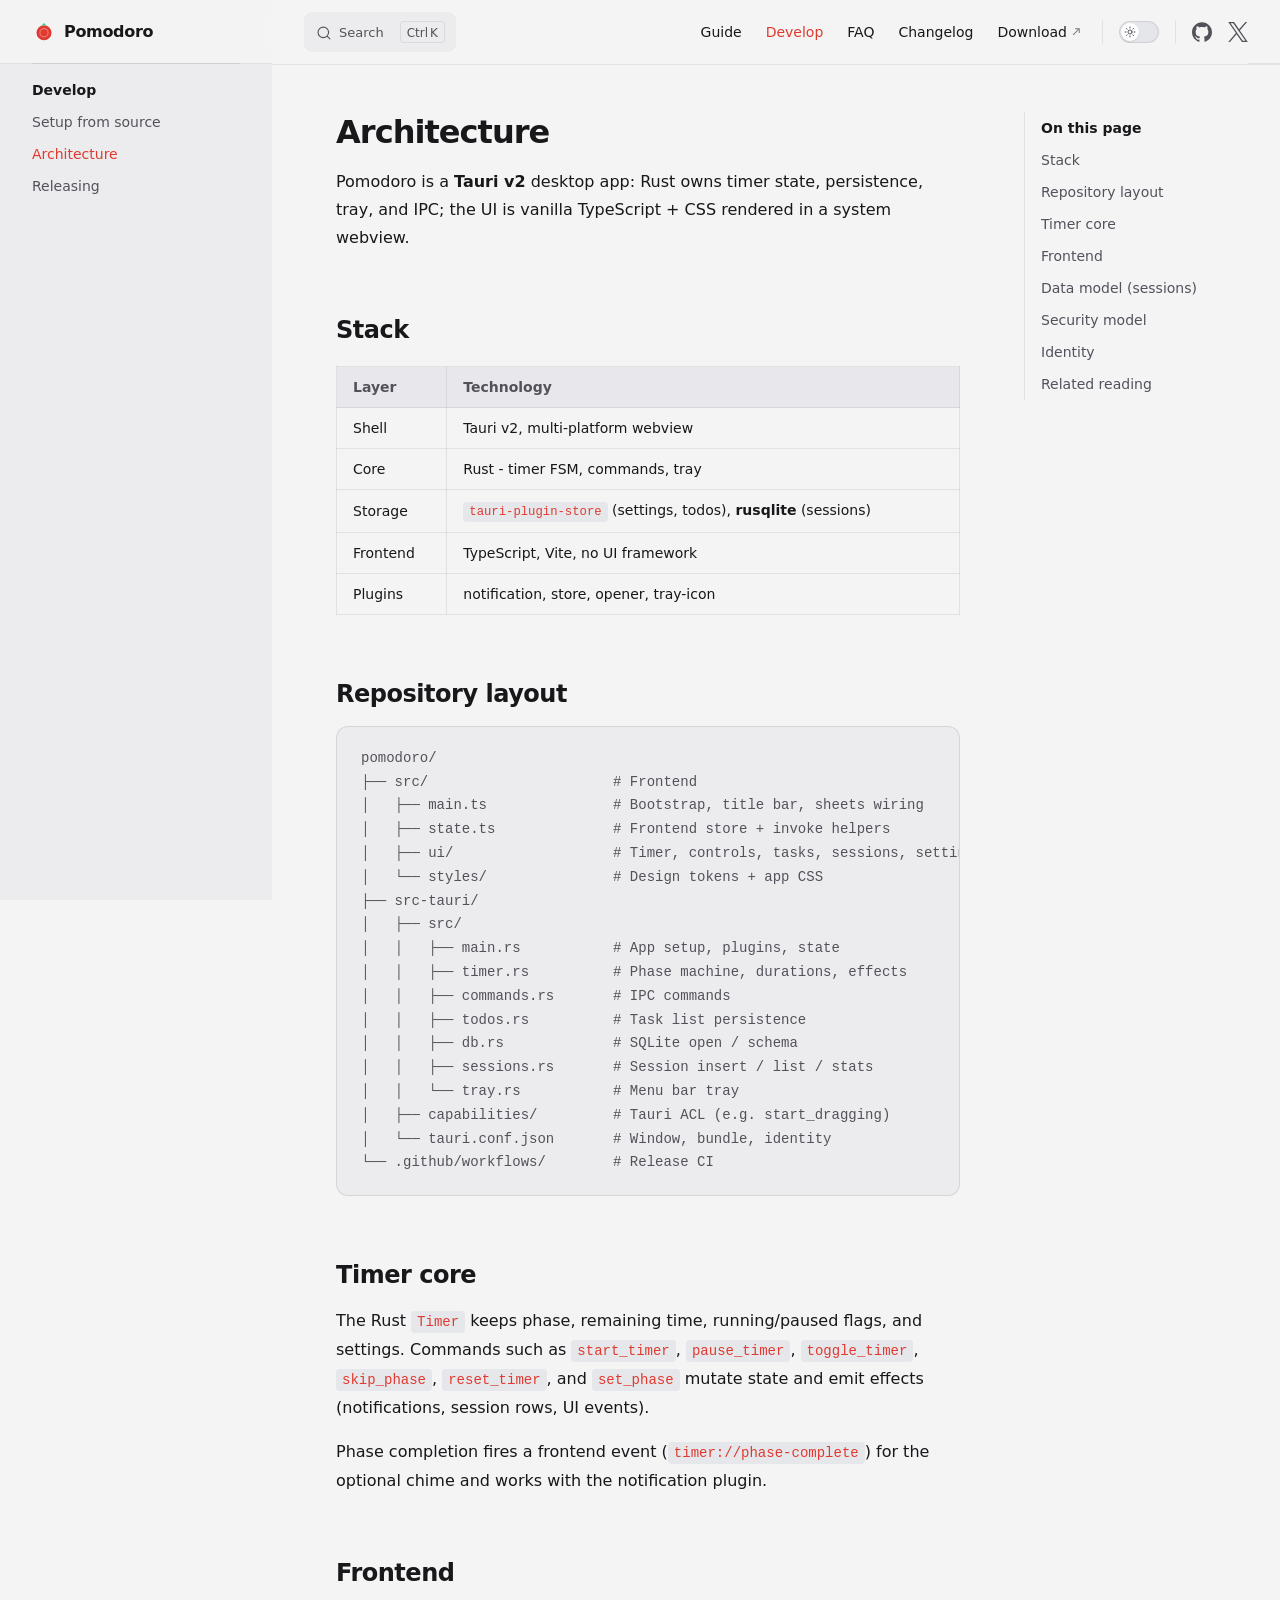
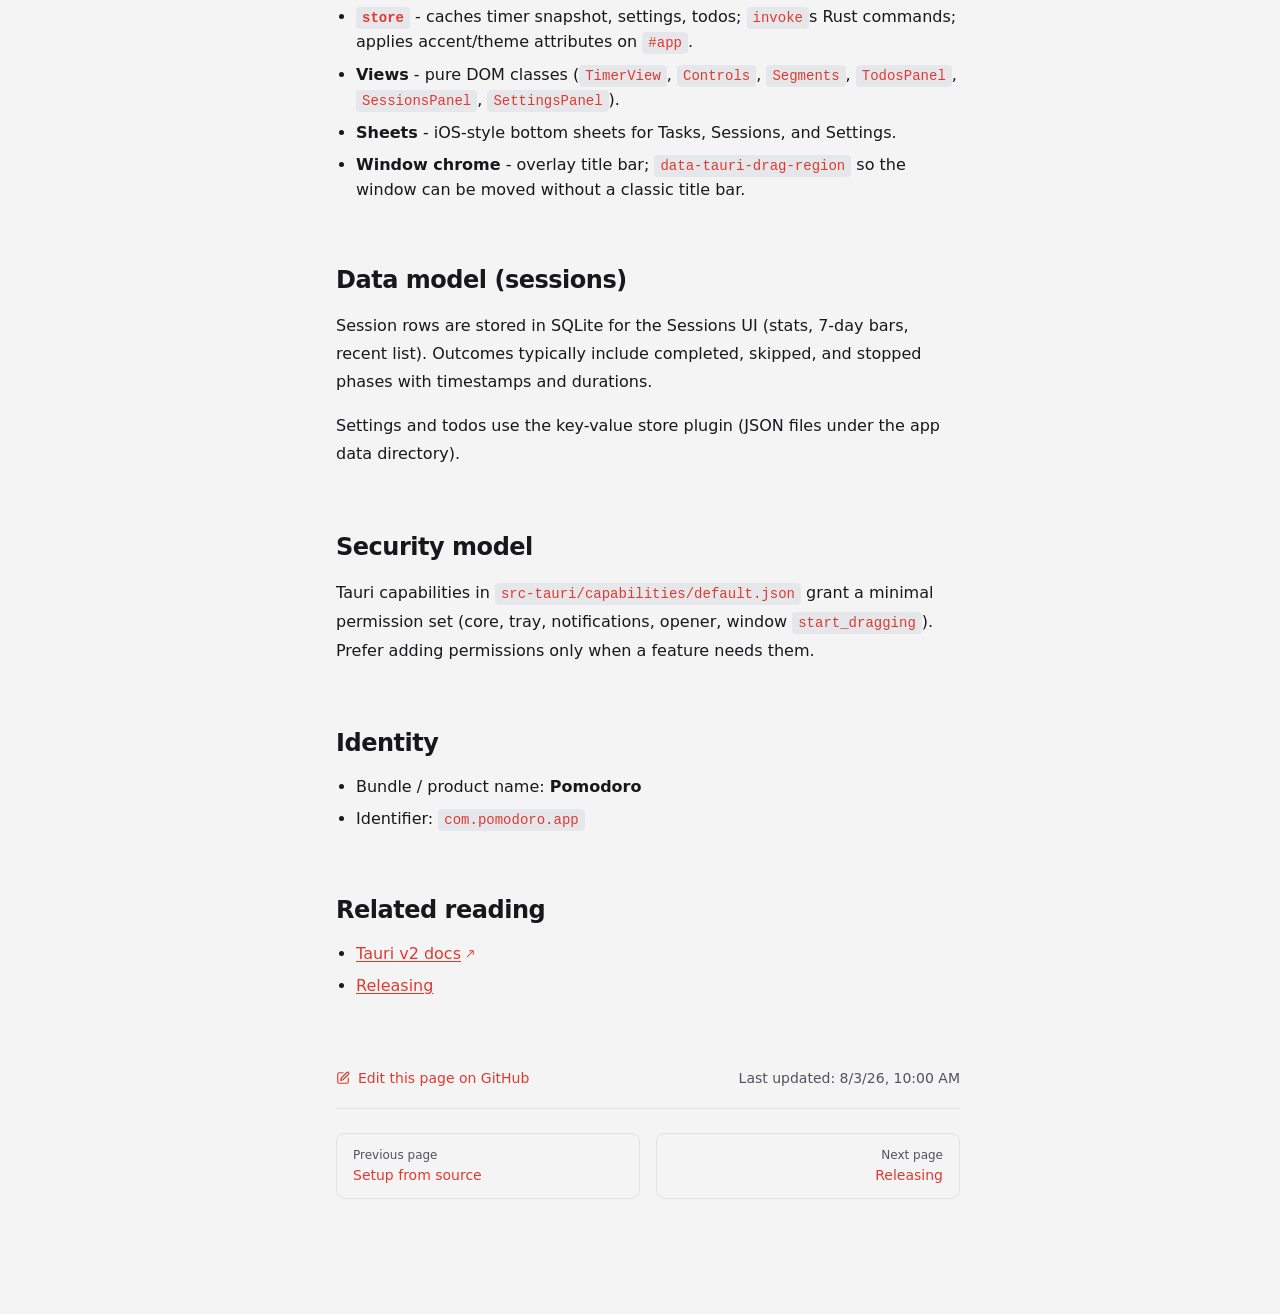
<file: develop/architecture.html>
<!DOCTYPE html>
<html lang="en-US" dir="ltr">
  <head>
    <meta charset="utf-8">
    <meta name="viewport" content="width=device-width,initial-scale=1">
    <title>Architecture | Pomodoro</title>
    <meta name="description" content="Minimal, iOS-native Pomodoro timer for macOS, Windows, and Linux. Local-first, open source.">
    <meta name="generator" content="VitePress v1.6.4">
    <link rel="preload stylesheet" href="/assets/style.CRGmArM4.css" as="style">
    <link rel="preload stylesheet" href="/vp-icons.css" as="style">
    
    <script type="module" src="/assets/app.fJDDFkZy.js"></script>
    <link rel="preload" href="/assets/inter-roman-latin.Di8DUHzh.woff2" as="font" type="font/woff2" crossorigin="">
    <link rel="modulepreload" href="/assets/chunks/theme.OLKAyQsv.js">
    <link rel="modulepreload" href="/assets/chunks/framework.ystBm8og.js">
    <link rel="modulepreload" href="/assets/develop_architecture.md._GAqZSby.lean.js">
    <link rel="icon" type="image/svg+xml" href="/favicon.svg">
    <meta name="theme-color" content="#e03a30">
    <meta property="og:type" content="website">
    <meta property="og:title" content="Pomodoro">
    <meta property="og:description" content="Minimal Pomodoro timer for macOS, Windows, and Linux. Local-first, open source.">
    <meta property="og:image" content="/hero-app.jpg">
    <meta name="twitter:card" content="summary_large_image">
    <script id="check-dark-mode">(()=>{const e=localStorage.getItem("vitepress-theme-appearance")||"auto",a=window.matchMedia("(prefers-color-scheme: dark)").matches;(!e||e==="auto"?a:e==="dark")&&document.documentElement.classList.add("dark")})();</script>
    <script id="check-mac-os">document.documentElement.classList.toggle("mac",/Mac|iPhone|iPod|iPad/i.test(navigator.platform));</script>
  </head>
  <body>
    <div id="app"><div class="Layout" data-v-87b95126><!--[--><!--]--><!--[--><span tabindex="-1" data-v-c3f4d0b4></span><a href="#VPContent" class="VPSkipLink visually-hidden" data-v-c3f4d0b4>Skip to content</a><!--]--><!----><header class="VPNav" data-v-87b95126 data-v-f5208972><div class="VPNavBar" data-v-f5208972 data-v-31cafd4a><div class="wrapper" data-v-31cafd4a><div class="container" data-v-31cafd4a><div class="title" data-v-31cafd4a><div class="VPNavBarTitle has-sidebar" data-v-31cafd4a data-v-61d838e7><a class="title" href="/" data-v-61d838e7><!--[--><!--]--><!--[--><img class="VPImage logo" src="/logo.svg" alt="Pomodoro" data-v-eff4b413><!--]--><span data-v-61d838e7>Pomodoro</span><!--[--><!--]--></a></div></div><div class="content" data-v-31cafd4a><div class="content-body" data-v-31cafd4a><!--[--><!--]--><div class="VPNavBarSearch search" data-v-31cafd4a><!--[--><!----><div id="local-search"><button type="button" class="DocSearch DocSearch-Button" aria-label="Search"><span class="DocSearch-Button-Container"><span class="vp-icon DocSearch-Search-Icon"></span><span class="DocSearch-Button-Placeholder">Search</span></span><span class="DocSearch-Button-Keys"><kbd class="DocSearch-Button-Key"></kbd><kbd class="DocSearch-Button-Key">K</kbd></span></button></div><!--]--></div><nav aria-labelledby="main-nav-aria-label" class="VPNavBarMenu menu" data-v-31cafd4a data-v-37f8645a><span id="main-nav-aria-label" class="visually-hidden" data-v-37f8645a> Main Navigation </span><!--[--><!--[--><a class="VPLink link VPNavBarMenuLink" href="/guide/install" tabindex="0" data-v-37f8645a data-v-16bc082e><!--[--><span data-v-16bc082e>Guide</span><!--]--></a><!--]--><!--[--><a class="VPLink link VPNavBarMenuLink active" href="/develop/setup" tabindex="0" data-v-37f8645a data-v-16bc082e><!--[--><span data-v-16bc082e>Develop</span><!--]--></a><!--]--><!--[--><a class="VPLink link VPNavBarMenuLink" href="/faq" tabindex="0" data-v-37f8645a data-v-16bc082e><!--[--><span data-v-16bc082e>FAQ</span><!--]--></a><!--]--><!--[--><a class="VPLink link VPNavBarMenuLink" href="/changelog" tabindex="0" data-v-37f8645a data-v-16bc082e><!--[--><span data-v-16bc082e>Changelog</span><!--]--></a><!--]--><!--[--><a class="VPLink link vp-external-link-icon VPNavBarMenuLink" href="https://github.com/nikhilakki/pomodoro/releases/latest" target="_blank" rel="noreferrer" tabindex="0" data-v-37f8645a data-v-16bc082e><!--[--><span data-v-16bc082e>Download</span><!--]--></a><!--]--><!--]--></nav><!----><div class="VPNavBarAppearance appearance" data-v-31cafd4a data-v-1fe048d3><button class="VPSwitch VPSwitchAppearance" type="button" role="switch" title aria-checked="false" data-v-1fe048d3 data-v-9652eaa5 data-v-5b12fa32><span class="check" data-v-5b12fa32><span class="icon" data-v-5b12fa32><!--[--><span class="vpi-sun sun" data-v-9652eaa5></span><span class="vpi-moon moon" data-v-9652eaa5></span><!--]--></span></span></button></div><div class="VPSocialLinks VPNavBarSocialLinks social-links" data-v-31cafd4a data-v-ffd26da4 data-v-d12e0ce8><!--[--><a class="VPSocialLink no-icon" href="https://github.com/nikhilakki/pomodoro" aria-label="github" target="_blank" rel="noopener" data-v-d12e0ce8 data-v-e7a4171d><span class="vpi-social-github"></span></a><a class="VPSocialLink no-icon" href="https://x.com/nik_akki" aria-label="x" target="_blank" rel="noopener" data-v-d12e0ce8 data-v-e7a4171d><span class="vpi-social-x"></span></a><!--]--></div><div class="VPFlyout VPNavBarExtra extra" data-v-31cafd4a data-v-359cd672 data-v-d31c2359><button type="button" class="button" aria-haspopup="true" aria-expanded="false" aria-label="extra navigation" data-v-d31c2359><span class="vpi-more-horizontal icon" data-v-d31c2359></span></button><div class="menu" data-v-d31c2359><div class="VPMenu" data-v-d31c2359 data-v-c9376f54><!----><!--[--><!--[--><!----><div class="group" data-v-359cd672><div class="item appearance" data-v-359cd672><p class="label" data-v-359cd672>Appearance</p><div class="appearance-action" data-v-359cd672><button class="VPSwitch VPSwitchAppearance" type="button" role="switch" title aria-checked="false" data-v-359cd672 data-v-9652eaa5 data-v-5b12fa32><span class="check" data-v-5b12fa32><span class="icon" data-v-5b12fa32><!--[--><span class="vpi-sun sun" data-v-9652eaa5></span><span class="vpi-moon moon" data-v-9652eaa5></span><!--]--></span></span></button></div></div></div><div class="group" data-v-359cd672><div class="item social-links" data-v-359cd672><div class="VPSocialLinks social-links-list" data-v-359cd672 data-v-d12e0ce8><!--[--><a class="VPSocialLink no-icon" href="https://github.com/nikhilakki/pomodoro" aria-label="github" target="_blank" rel="noopener" data-v-d12e0ce8 data-v-e7a4171d><span class="vpi-social-github"></span></a><a class="VPSocialLink no-icon" href="https://x.com/nik_akki" aria-label="x" target="_blank" rel="noopener" data-v-d12e0ce8 data-v-e7a4171d><span class="vpi-social-x"></span></a><!--]--></div></div></div><!--]--><!--]--></div></div></div><!--[--><!--]--><button type="button" class="VPNavBarHamburger hamburger" aria-label="mobile navigation" aria-expanded="false" aria-controls="VPNavScreen" data-v-31cafd4a data-v-094c0ea0><span class="container" data-v-094c0ea0><span class="top" data-v-094c0ea0></span><span class="middle" data-v-094c0ea0></span><span class="bottom" data-v-094c0ea0></span></span></button></div></div></div></div><div class="divider" data-v-31cafd4a><div class="divider-line" data-v-31cafd4a></div></div></div><!----></header><div class="VPLocalNav has-sidebar empty" data-v-87b95126 data-v-b51e50e2><div class="container" data-v-b51e50e2><button class="menu" aria-expanded="false" aria-controls="VPSidebarNav" data-v-b51e50e2><span class="vpi-align-left menu-icon" data-v-b51e50e2></span><span class="menu-text" data-v-b51e50e2>Menu</span></button><div class="VPLocalNavOutlineDropdown" style="--vp-vh:0px;" data-v-b51e50e2 data-v-167fe2a5><button data-v-167fe2a5>Return to top</button><!----></div></div></div><aside class="VPSidebar" data-v-87b95126 data-v-a5f230b9><div class="curtain" data-v-a5f230b9></div><nav class="nav" id="VPSidebarNav" aria-labelledby="sidebar-aria-label" tabindex="-1" data-v-a5f230b9><span class="visually-hidden" id="sidebar-aria-label" data-v-a5f230b9> Sidebar Navigation </span><!--[--><!--]--><!--[--><div class="no-transition group" data-v-56f4d736><section class="VPSidebarItem level-0 has-active" data-v-56f4d736 data-v-3205c7a7><div class="item" role="button" tabindex="0" data-v-3205c7a7><div class="indicator" data-v-3205c7a7></div><h2 class="text" data-v-3205c7a7>Develop</h2><!----></div><div class="items" data-v-3205c7a7><!--[--><div class="VPSidebarItem level-1 is-link" data-v-3205c7a7><div class="item" data-v-3205c7a7><div class="indicator" data-v-3205c7a7></div><a class="VPLink link link" href="/develop/setup" data-v-3205c7a7><!--[--><p class="text" data-v-3205c7a7>Setup from source</p><!--]--></a><!----></div><!----></div><div class="VPSidebarItem level-1 is-link" data-v-3205c7a7><div class="item" data-v-3205c7a7><div class="indicator" data-v-3205c7a7></div><a class="VPLink link link" href="/develop/architecture" data-v-3205c7a7><!--[--><p class="text" data-v-3205c7a7>Architecture</p><!--]--></a><!----></div><!----></div><div class="VPSidebarItem level-1 is-link" data-v-3205c7a7><div class="item" data-v-3205c7a7><div class="indicator" data-v-3205c7a7></div><a class="VPLink link link" href="/develop/releasing" data-v-3205c7a7><!--[--><p class="text" data-v-3205c7a7>Releasing</p><!--]--></a><!----></div><!----></div><!--]--></div></section></div><!--]--><!--[--><!--]--></nav></aside><div class="VPContent has-sidebar" id="VPContent" data-v-87b95126 data-v-06db0d4b><div class="VPDoc has-sidebar has-aside" data-v-06db0d4b data-v-3e971cc0><!--[--><!--]--><div class="container" data-v-3e971cc0><div class="aside" data-v-3e971cc0><div class="aside-curtain" data-v-3e971cc0></div><div class="aside-container" data-v-3e971cc0><div class="aside-content" data-v-3e971cc0><div class="VPDocAside" data-v-3e971cc0 data-v-58c47e4c><!--[--><!--]--><!--[--><!--]--><nav aria-labelledby="doc-outline-aria-label" class="VPDocAsideOutline" data-v-58c47e4c data-v-8d3b6124><div class="content" data-v-8d3b6124><div class="outline-marker" data-v-8d3b6124></div><div aria-level="2" class="outline-title" id="doc-outline-aria-label" role="heading" data-v-8d3b6124>On this page</div><ul class="VPDocOutlineItem root" data-v-8d3b6124 data-v-d6143155><!--[--><!--]--></ul></div></nav><!--[--><!--]--><div class="spacer" data-v-58c47e4c></div><!--[--><!--]--><!----><!--[--><!--]--><!--[--><!--]--></div></div></div></div><div class="content" data-v-3e971cc0><div class="content-container" data-v-3e971cc0><!--[--><!--]--><main class="main" data-v-3e971cc0><div style="position:relative;" class="vp-doc _develop_architecture external-link-icon-enabled" data-v-3e971cc0><div><h1 id="architecture" tabindex="-1">Architecture <a class="header-anchor" href="#architecture" aria-label="Permalink to &quot;Architecture&quot;">​</a></h1><p>Pomodoro is a <strong>Tauri v2</strong> desktop app: Rust owns timer state, persistence, tray, and IPC; the UI is vanilla TypeScript + CSS rendered in a system webview.</p><h2 id="stack" tabindex="-1">Stack <a class="header-anchor" href="#stack" aria-label="Permalink to &quot;Stack&quot;">​</a></h2><table tabindex="0"><thead><tr><th>Layer</th><th>Technology</th></tr></thead><tbody><tr><td>Shell</td><td>Tauri v2, multi-platform webview</td></tr><tr><td>Core</td><td>Rust - timer FSM, commands, tray</td></tr><tr><td>Storage</td><td><code>tauri-plugin-store</code> (settings, todos), <strong>rusqlite</strong> (sessions)</td></tr><tr><td>Frontend</td><td>TypeScript, Vite, no UI framework</td></tr><tr><td>Plugins</td><td>notification, store, opener, tray-icon</td></tr></tbody></table><h2 id="repository-layout" tabindex="-1">Repository layout <a class="header-anchor" href="#repository-layout" aria-label="Permalink to &quot;Repository layout&quot;">​</a></h2><div class="language- vp-adaptive-theme"><button title="Copy Code" class="copy"></button><span class="lang"></span><pre class="shiki shiki-themes github-light github-dark vp-code" tabindex="0"><code><span class="line"><span>pomodoro/</span></span>
<span class="line"><span>├── src/                      # Frontend</span></span>
<span class="line"><span>│   ├── main.ts               # Bootstrap, title bar, sheets wiring</span></span>
<span class="line"><span>│   ├── state.ts              # Frontend store + invoke helpers</span></span>
<span class="line"><span>│   ├── ui/                   # Timer, controls, tasks, sessions, settings</span></span>
<span class="line"><span>│   └── styles/               # Design tokens + app CSS</span></span>
<span class="line"><span>├── src-tauri/</span></span>
<span class="line"><span>│   ├── src/</span></span>
<span class="line"><span>│   │   ├── main.rs           # App setup, plugins, state</span></span>
<span class="line"><span>│   │   ├── timer.rs          # Phase machine, durations, effects</span></span>
<span class="line"><span>│   │   ├── commands.rs       # IPC commands</span></span>
<span class="line"><span>│   │   ├── todos.rs          # Task list persistence</span></span>
<span class="line"><span>│   │   ├── db.rs             # SQLite open / schema</span></span>
<span class="line"><span>│   │   ├── sessions.rs       # Session insert / list / stats</span></span>
<span class="line"><span>│   │   └── tray.rs           # Menu bar tray</span></span>
<span class="line"><span>│   ├── capabilities/         # Tauri ACL (e.g. start_dragging)</span></span>
<span class="line"><span>│   └── tauri.conf.json       # Window, bundle, identity</span></span>
<span class="line"><span>└── .github/workflows/        # Release CI</span></span></code></pre></div><h2 id="timer-core" tabindex="-1">Timer core <a class="header-anchor" href="#timer-core" aria-label="Permalink to &quot;Timer core&quot;">​</a></h2><p>The Rust <code>Timer</code> keeps phase, remaining time, running/paused flags, and settings. Commands such as <code>start_timer</code>, <code>pause_timer</code>, <code>toggle_timer</code>, <code>skip_phase</code>, <code>reset_timer</code>, and <code>set_phase</code> mutate state and emit effects (notifications, session rows, UI events).</p><p>Phase completion fires a frontend event (<code>timer://phase-complete</code>) for the optional chime and works with the notification plugin.</p><h2 id="frontend" tabindex="-1">Frontend <a class="header-anchor" href="#frontend" aria-label="Permalink to &quot;Frontend&quot;">​</a></h2><ul><li><strong><code>store</code></strong> - caches timer snapshot, settings, todos; <code>invoke</code>s Rust commands; applies accent/theme attributes on <code>#app</code>.</li><li><strong>Views</strong> - pure DOM classes (<code>TimerView</code>, <code>Controls</code>, <code>Segments</code>, <code>TodosPanel</code>, <code>SessionsPanel</code>, <code>SettingsPanel</code>).</li><li><strong>Sheets</strong> - iOS-style bottom sheets for Tasks, Sessions, and Settings.</li><li><strong>Window chrome</strong> - overlay title bar; <code>data-tauri-drag-region</code> so the window can be moved without a classic title bar.</li></ul><h2 id="data-model-sessions" tabindex="-1">Data model (sessions) <a class="header-anchor" href="#data-model-sessions" aria-label="Permalink to &quot;Data model (sessions)&quot;">​</a></h2><p>Session rows are stored in SQLite for the Sessions UI (stats, 7-day bars, recent list). Outcomes typically include completed, skipped, and stopped phases with timestamps and durations.</p><p>Settings and todos use the key-value store plugin (JSON files under the app data directory).</p><h2 id="security-model" tabindex="-1">Security model <a class="header-anchor" href="#security-model" aria-label="Permalink to &quot;Security model&quot;">​</a></h2><p>Tauri capabilities in <code>src-tauri/capabilities/default.json</code> grant a minimal permission set (core, tray, notifications, opener, window <code>start_dragging</code>). Prefer adding permissions only when a feature needs them.</p><h2 id="identity" tabindex="-1">Identity <a class="header-anchor" href="#identity" aria-label="Permalink to &quot;Identity&quot;">​</a></h2><ul><li>Bundle / product name: <strong>Pomodoro</strong></li><li>Identifier: <code>com.pomodoro.app</code></li></ul><h2 id="related-reading" tabindex="-1">Related reading <a class="header-anchor" href="#related-reading" aria-label="Permalink to &quot;Related reading&quot;">​</a></h2><ul><li><a href="https://v2.tauri.app/" target="_blank" rel="noreferrer">Tauri v2 docs</a></li><li><a href="/develop/releasing">Releasing</a></li></ul></div></div></main><footer class="VPDocFooter" data-v-3e971cc0 data-v-28c42c5d><!--[--><!--]--><div class="edit-info" data-v-28c42c5d><div class="edit-link" data-v-28c42c5d><a class="VPLink link vp-external-link-icon no-icon edit-link-button" href="https://github.com/nikhilakki/pomodoro/edit/main/docs/docs/develop/architecture.md" target="_blank" rel="noreferrer" data-v-28c42c5d><!--[--><span class="vpi-square-pen edit-link-icon" data-v-28c42c5d></span> Edit this page on GitHub<!--]--></a></div><div class="last-updated" data-v-28c42c5d><p class="VPLastUpdated" data-v-28c42c5d data-v-7f1cfca3>Last updated: <time datetime="2026-08-03T10:00:37.000Z" data-v-7f1cfca3></time></p></div></div><nav class="prev-next" aria-labelledby="doc-footer-aria-label" data-v-28c42c5d><span class="visually-hidden" id="doc-footer-aria-label" data-v-28c42c5d>Pager</span><div class="pager" data-v-28c42c5d><a class="VPLink link pager-link prev" href="/develop/setup" data-v-28c42c5d><!--[--><span class="desc" data-v-28c42c5d>Previous page</span><span class="title" data-v-28c42c5d>Setup from source</span><!--]--></a></div><div class="pager" data-v-28c42c5d><a class="VPLink link pager-link next" href="/develop/releasing" data-v-28c42c5d><!--[--><span class="desc" data-v-28c42c5d>Next page</span><span class="title" data-v-28c42c5d>Releasing</span><!--]--></a></div></nav></footer><!--[--><!--]--></div></div></div><!--[--><!--]--></div></div><footer class="VPFooter has-sidebar" data-v-87b95126 data-v-f643406f><div class="container" data-v-f643406f><p class="message" data-v-f643406f>Released under the MIT License.</p><p class="copyright" data-v-f643406f>Copyright © 2026 nikhilakki</p></div></footer><!--[--><!--]--></div></div>
    <script>window.__VP_HASH_MAP__=JSON.parse("{\"changelog.md\":\"C8im4HhQ\",\"develop_architecture.md\":\"_GAqZSby\",\"develop_releasing.md\":\"DjDG97Mg\",\"develop_setup.md\":\"C6MyJKEw\",\"faq.md\":\"DdaVgcZP\",\"guide_install.md\":\"BFjsugq1\",\"guide_keyboard.md\":\"6ujZ4HXj\",\"guide_privacy.md\":\"D7m9GMHD\",\"guide_usage.md\":\"BWUjkmLj\",\"index.md\":\"s61xQgd7\"}");window.__VP_SITE_DATA__=JSON.parse("{\"lang\":\"en-US\",\"dir\":\"ltr\",\"title\":\"Pomodoro\",\"description\":\"Minimal, iOS-native Pomodoro timer for macOS, Windows, and Linux. Local-first, open source.\",\"base\":\"/\",\"head\":[],\"router\":{\"prefetchLinks\":true},\"appearance\":true,\"themeConfig\":{\"logo\":{\"src\":\"/logo.svg\",\"alt\":\"Pomodoro\"},\"siteTitle\":\"Pomodoro\",\"nav\":[{\"text\":\"Guide\",\"link\":\"/guide/install\",\"activeMatch\":\"/guide/\"},{\"text\":\"Develop\",\"link\":\"/develop/setup\",\"activeMatch\":\"/develop/\"},{\"text\":\"FAQ\",\"link\":\"/faq\"},{\"text\":\"Changelog\",\"link\":\"/changelog\"},{\"text\":\"Download\",\"link\":\"https://github.com/nikhilakki/pomodoro/releases/latest\"}],\"sidebar\":{\"/guide/\":[{\"text\":\"Guide\",\"items\":[{\"text\":\"Install\",\"link\":\"/guide/install\"},{\"text\":\"Using the app\",\"link\":\"/guide/usage\"},{\"text\":\"Keyboard shortcuts\",\"link\":\"/guide/keyboard\"},{\"text\":\"Privacy\",\"link\":\"/guide/privacy\"}]}],\"/develop/\":[{\"text\":\"Develop\",\"items\":[{\"text\":\"Setup from source\",\"link\":\"/develop/setup\"},{\"text\":\"Architecture\",\"link\":\"/develop/architecture\"},{\"text\":\"Releasing\",\"link\":\"/develop/releasing\"}]}]},\"socialLinks\":[{\"icon\":\"github\",\"link\":\"https://github.com/nikhilakki/pomodoro\"},{\"icon\":\"x\",\"link\":\"https://x.com/nik_akki\"}],\"footer\":{\"message\":\"Released under the MIT License.\",\"copyright\":\"Copyright © 2026 nikhilakki\"},\"editLink\":{\"pattern\":\"https://github.com/nikhilakki/pomodoro/edit/main/docs/docs/:path\",\"text\":\"Edit this page on GitHub\"},\"search\":{\"provider\":\"local\"},\"outline\":{\"level\":[2,3]},\"externalLinkIcon\":true},\"locales\":{},\"scrollOffset\":134,\"cleanUrls\":true}");</script>
    
  </body>
</html>
</file>
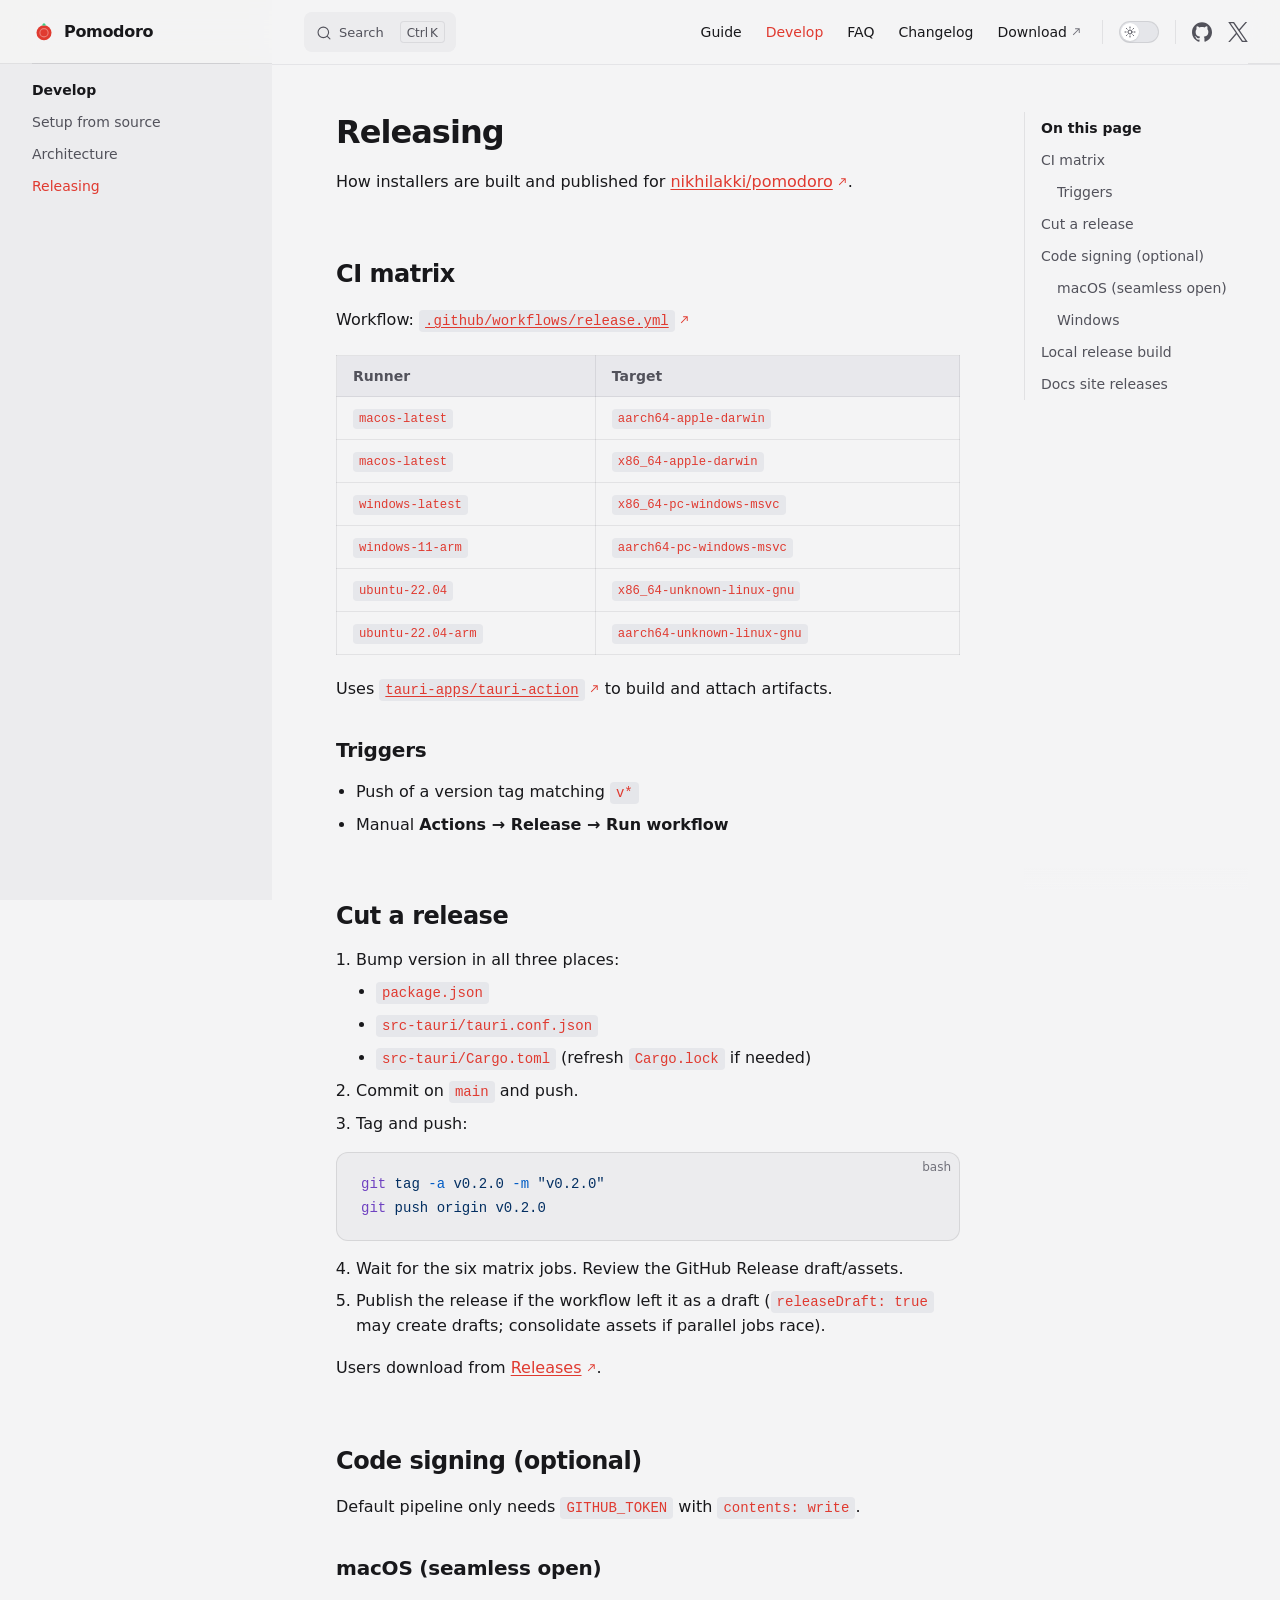
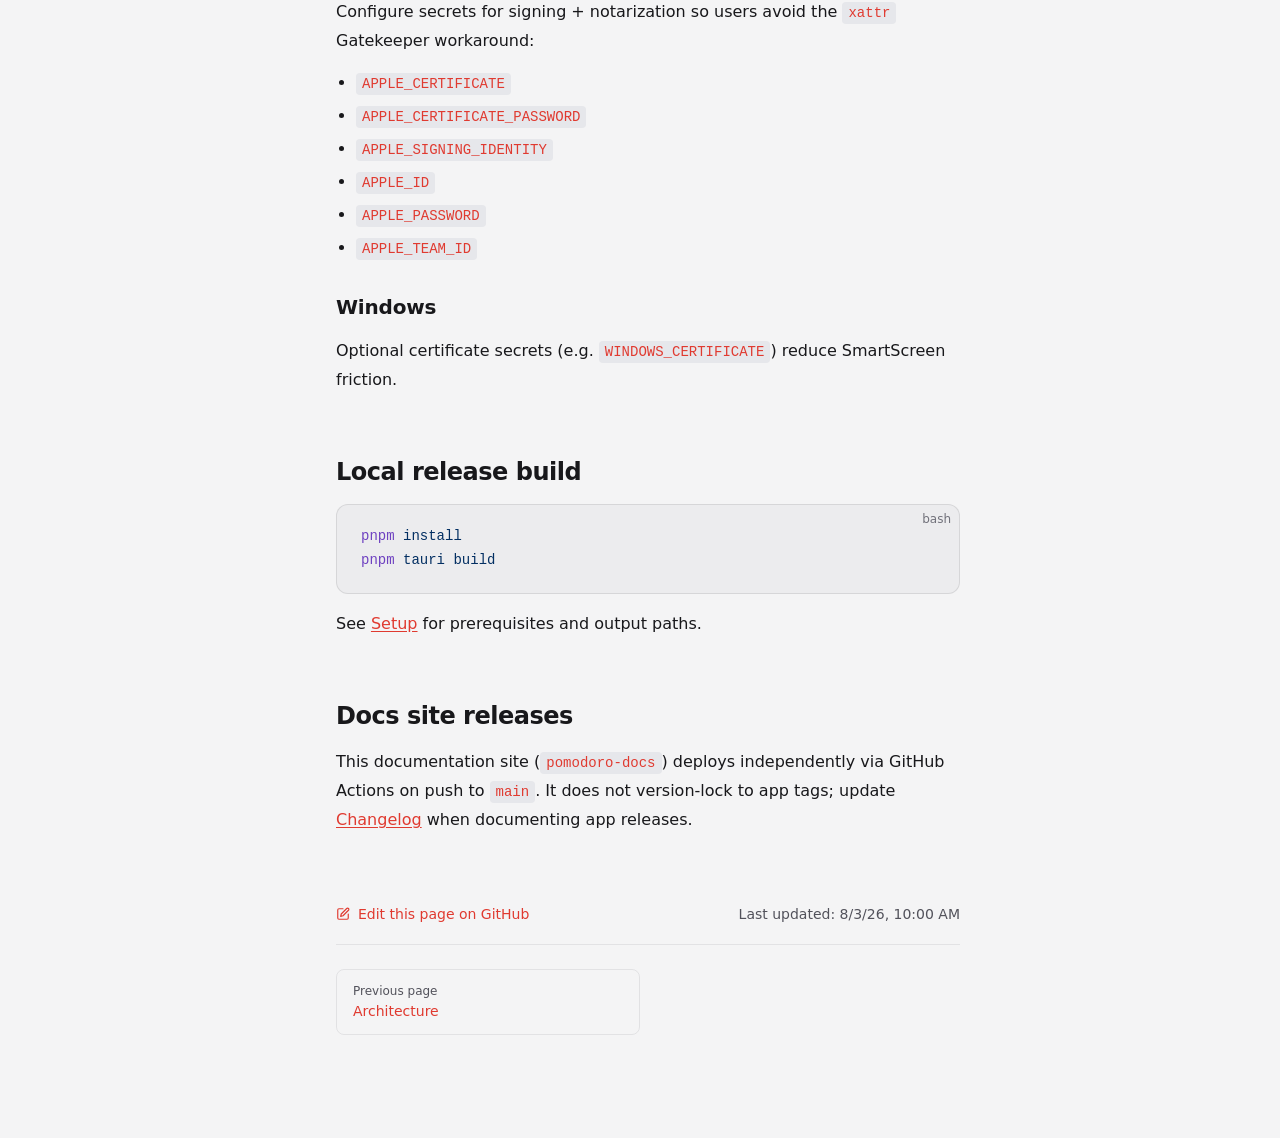
<file: develop/releasing.html>
<!DOCTYPE html>
<html lang="en-US" dir="ltr">
  <head>
    <meta charset="utf-8">
    <meta name="viewport" content="width=device-width,initial-scale=1">
    <title>Releasing | Pomodoro</title>
    <meta name="description" content="Minimal, iOS-native Pomodoro timer for macOS, Windows, and Linux. Local-first, open source.">
    <meta name="generator" content="VitePress v1.6.4">
    <link rel="preload stylesheet" href="/assets/style.CRGmArM4.css" as="style">
    <link rel="preload stylesheet" href="/vp-icons.css" as="style">
    
    <script type="module" src="/assets/app.fJDDFkZy.js"></script>
    <link rel="preload" href="/assets/inter-roman-latin.Di8DUHzh.woff2" as="font" type="font/woff2" crossorigin="">
    <link rel="modulepreload" href="/assets/chunks/theme.OLKAyQsv.js">
    <link rel="modulepreload" href="/assets/chunks/framework.ystBm8og.js">
    <link rel="modulepreload" href="/assets/develop_releasing.md.DjDG97Mg.lean.js">
    <link rel="icon" type="image/svg+xml" href="/favicon.svg">
    <meta name="theme-color" content="#e03a30">
    <meta property="og:type" content="website">
    <meta property="og:title" content="Pomodoro">
    <meta property="og:description" content="Minimal Pomodoro timer for macOS, Windows, and Linux. Local-first, open source.">
    <meta property="og:image" content="/hero-app.jpg">
    <meta name="twitter:card" content="summary_large_image">
    <script id="check-dark-mode">(()=>{const e=localStorage.getItem("vitepress-theme-appearance")||"auto",a=window.matchMedia("(prefers-color-scheme: dark)").matches;(!e||e==="auto"?a:e==="dark")&&document.documentElement.classList.add("dark")})();</script>
    <script id="check-mac-os">document.documentElement.classList.toggle("mac",/Mac|iPhone|iPod|iPad/i.test(navigator.platform));</script>
  </head>
  <body>
    <div id="app"><div class="Layout" data-v-87b95126><!--[--><!--]--><!--[--><span tabindex="-1" data-v-c3f4d0b4></span><a href="#VPContent" class="VPSkipLink visually-hidden" data-v-c3f4d0b4>Skip to content</a><!--]--><!----><header class="VPNav" data-v-87b95126 data-v-f5208972><div class="VPNavBar" data-v-f5208972 data-v-31cafd4a><div class="wrapper" data-v-31cafd4a><div class="container" data-v-31cafd4a><div class="title" data-v-31cafd4a><div class="VPNavBarTitle has-sidebar" data-v-31cafd4a data-v-61d838e7><a class="title" href="/" data-v-61d838e7><!--[--><!--]--><!--[--><img class="VPImage logo" src="/logo.svg" alt="Pomodoro" data-v-eff4b413><!--]--><span data-v-61d838e7>Pomodoro</span><!--[--><!--]--></a></div></div><div class="content" data-v-31cafd4a><div class="content-body" data-v-31cafd4a><!--[--><!--]--><div class="VPNavBarSearch search" data-v-31cafd4a><!--[--><!----><div id="local-search"><button type="button" class="DocSearch DocSearch-Button" aria-label="Search"><span class="DocSearch-Button-Container"><span class="vp-icon DocSearch-Search-Icon"></span><span class="DocSearch-Button-Placeholder">Search</span></span><span class="DocSearch-Button-Keys"><kbd class="DocSearch-Button-Key"></kbd><kbd class="DocSearch-Button-Key">K</kbd></span></button></div><!--]--></div><nav aria-labelledby="main-nav-aria-label" class="VPNavBarMenu menu" data-v-31cafd4a data-v-37f8645a><span id="main-nav-aria-label" class="visually-hidden" data-v-37f8645a> Main Navigation </span><!--[--><!--[--><a class="VPLink link VPNavBarMenuLink" href="/guide/install" tabindex="0" data-v-37f8645a data-v-16bc082e><!--[--><span data-v-16bc082e>Guide</span><!--]--></a><!--]--><!--[--><a class="VPLink link VPNavBarMenuLink active" href="/develop/setup" tabindex="0" data-v-37f8645a data-v-16bc082e><!--[--><span data-v-16bc082e>Develop</span><!--]--></a><!--]--><!--[--><a class="VPLink link VPNavBarMenuLink" href="/faq" tabindex="0" data-v-37f8645a data-v-16bc082e><!--[--><span data-v-16bc082e>FAQ</span><!--]--></a><!--]--><!--[--><a class="VPLink link VPNavBarMenuLink" href="/changelog" tabindex="0" data-v-37f8645a data-v-16bc082e><!--[--><span data-v-16bc082e>Changelog</span><!--]--></a><!--]--><!--[--><a class="VPLink link vp-external-link-icon VPNavBarMenuLink" href="https://github.com/nikhilakki/pomodoro/releases/latest" target="_blank" rel="noreferrer" tabindex="0" data-v-37f8645a data-v-16bc082e><!--[--><span data-v-16bc082e>Download</span><!--]--></a><!--]--><!--]--></nav><!----><div class="VPNavBarAppearance appearance" data-v-31cafd4a data-v-1fe048d3><button class="VPSwitch VPSwitchAppearance" type="button" role="switch" title aria-checked="false" data-v-1fe048d3 data-v-9652eaa5 data-v-5b12fa32><span class="check" data-v-5b12fa32><span class="icon" data-v-5b12fa32><!--[--><span class="vpi-sun sun" data-v-9652eaa5></span><span class="vpi-moon moon" data-v-9652eaa5></span><!--]--></span></span></button></div><div class="VPSocialLinks VPNavBarSocialLinks social-links" data-v-31cafd4a data-v-ffd26da4 data-v-d12e0ce8><!--[--><a class="VPSocialLink no-icon" href="https://github.com/nikhilakki/pomodoro" aria-label="github" target="_blank" rel="noopener" data-v-d12e0ce8 data-v-e7a4171d><span class="vpi-social-github"></span></a><a class="VPSocialLink no-icon" href="https://x.com/nik_akki" aria-label="x" target="_blank" rel="noopener" data-v-d12e0ce8 data-v-e7a4171d><span class="vpi-social-x"></span></a><!--]--></div><div class="VPFlyout VPNavBarExtra extra" data-v-31cafd4a data-v-359cd672 data-v-d31c2359><button type="button" class="button" aria-haspopup="true" aria-expanded="false" aria-label="extra navigation" data-v-d31c2359><span class="vpi-more-horizontal icon" data-v-d31c2359></span></button><div class="menu" data-v-d31c2359><div class="VPMenu" data-v-d31c2359 data-v-c9376f54><!----><!--[--><!--[--><!----><div class="group" data-v-359cd672><div class="item appearance" data-v-359cd672><p class="label" data-v-359cd672>Appearance</p><div class="appearance-action" data-v-359cd672><button class="VPSwitch VPSwitchAppearance" type="button" role="switch" title aria-checked="false" data-v-359cd672 data-v-9652eaa5 data-v-5b12fa32><span class="check" data-v-5b12fa32><span class="icon" data-v-5b12fa32><!--[--><span class="vpi-sun sun" data-v-9652eaa5></span><span class="vpi-moon moon" data-v-9652eaa5></span><!--]--></span></span></button></div></div></div><div class="group" data-v-359cd672><div class="item social-links" data-v-359cd672><div class="VPSocialLinks social-links-list" data-v-359cd672 data-v-d12e0ce8><!--[--><a class="VPSocialLink no-icon" href="https://github.com/nikhilakki/pomodoro" aria-label="github" target="_blank" rel="noopener" data-v-d12e0ce8 data-v-e7a4171d><span class="vpi-social-github"></span></a><a class="VPSocialLink no-icon" href="https://x.com/nik_akki" aria-label="x" target="_blank" rel="noopener" data-v-d12e0ce8 data-v-e7a4171d><span class="vpi-social-x"></span></a><!--]--></div></div></div><!--]--><!--]--></div></div></div><!--[--><!--]--><button type="button" class="VPNavBarHamburger hamburger" aria-label="mobile navigation" aria-expanded="false" aria-controls="VPNavScreen" data-v-31cafd4a data-v-094c0ea0><span class="container" data-v-094c0ea0><span class="top" data-v-094c0ea0></span><span class="middle" data-v-094c0ea0></span><span class="bottom" data-v-094c0ea0></span></span></button></div></div></div></div><div class="divider" data-v-31cafd4a><div class="divider-line" data-v-31cafd4a></div></div></div><!----></header><div class="VPLocalNav has-sidebar empty" data-v-87b95126 data-v-b51e50e2><div class="container" data-v-b51e50e2><button class="menu" aria-expanded="false" aria-controls="VPSidebarNav" data-v-b51e50e2><span class="vpi-align-left menu-icon" data-v-b51e50e2></span><span class="menu-text" data-v-b51e50e2>Menu</span></button><div class="VPLocalNavOutlineDropdown" style="--vp-vh:0px;" data-v-b51e50e2 data-v-167fe2a5><button data-v-167fe2a5>Return to top</button><!----></div></div></div><aside class="VPSidebar" data-v-87b95126 data-v-a5f230b9><div class="curtain" data-v-a5f230b9></div><nav class="nav" id="VPSidebarNav" aria-labelledby="sidebar-aria-label" tabindex="-1" data-v-a5f230b9><span class="visually-hidden" id="sidebar-aria-label" data-v-a5f230b9> Sidebar Navigation </span><!--[--><!--]--><!--[--><div class="no-transition group" data-v-56f4d736><section class="VPSidebarItem level-0 has-active" data-v-56f4d736 data-v-3205c7a7><div class="item" role="button" tabindex="0" data-v-3205c7a7><div class="indicator" data-v-3205c7a7></div><h2 class="text" data-v-3205c7a7>Develop</h2><!----></div><div class="items" data-v-3205c7a7><!--[--><div class="VPSidebarItem level-1 is-link" data-v-3205c7a7><div class="item" data-v-3205c7a7><div class="indicator" data-v-3205c7a7></div><a class="VPLink link link" href="/develop/setup" data-v-3205c7a7><!--[--><p class="text" data-v-3205c7a7>Setup from source</p><!--]--></a><!----></div><!----></div><div class="VPSidebarItem level-1 is-link" data-v-3205c7a7><div class="item" data-v-3205c7a7><div class="indicator" data-v-3205c7a7></div><a class="VPLink link link" href="/develop/architecture" data-v-3205c7a7><!--[--><p class="text" data-v-3205c7a7>Architecture</p><!--]--></a><!----></div><!----></div><div class="VPSidebarItem level-1 is-link" data-v-3205c7a7><div class="item" data-v-3205c7a7><div class="indicator" data-v-3205c7a7></div><a class="VPLink link link" href="/develop/releasing" data-v-3205c7a7><!--[--><p class="text" data-v-3205c7a7>Releasing</p><!--]--></a><!----></div><!----></div><!--]--></div></section></div><!--]--><!--[--><!--]--></nav></aside><div class="VPContent has-sidebar" id="VPContent" data-v-87b95126 data-v-06db0d4b><div class="VPDoc has-sidebar has-aside" data-v-06db0d4b data-v-3e971cc0><!--[--><!--]--><div class="container" data-v-3e971cc0><div class="aside" data-v-3e971cc0><div class="aside-curtain" data-v-3e971cc0></div><div class="aside-container" data-v-3e971cc0><div class="aside-content" data-v-3e971cc0><div class="VPDocAside" data-v-3e971cc0 data-v-58c47e4c><!--[--><!--]--><!--[--><!--]--><nav aria-labelledby="doc-outline-aria-label" class="VPDocAsideOutline" data-v-58c47e4c data-v-8d3b6124><div class="content" data-v-8d3b6124><div class="outline-marker" data-v-8d3b6124></div><div aria-level="2" class="outline-title" id="doc-outline-aria-label" role="heading" data-v-8d3b6124>On this page</div><ul class="VPDocOutlineItem root" data-v-8d3b6124 data-v-d6143155><!--[--><!--]--></ul></div></nav><!--[--><!--]--><div class="spacer" data-v-58c47e4c></div><!--[--><!--]--><!----><!--[--><!--]--><!--[--><!--]--></div></div></div></div><div class="content" data-v-3e971cc0><div class="content-container" data-v-3e971cc0><!--[--><!--]--><main class="main" data-v-3e971cc0><div style="position:relative;" class="vp-doc _develop_releasing external-link-icon-enabled" data-v-3e971cc0><div><h1 id="releasing" tabindex="-1">Releasing <a class="header-anchor" href="#releasing" aria-label="Permalink to &quot;Releasing&quot;">​</a></h1><p>How installers are built and published for <a href="https://github.com/nikhilakki/pomodoro" target="_blank" rel="noreferrer">nikhilakki/pomodoro</a>.</p><h2 id="ci-matrix" tabindex="-1">CI matrix <a class="header-anchor" href="#ci-matrix" aria-label="Permalink to &quot;CI matrix&quot;">​</a></h2><p>Workflow: <a href="https://github.com/nikhilakki/pomodoro/blob/main/.github/workflows/release.yml" target="_blank" rel="noreferrer"><code>.github/workflows/release.yml</code></a></p><table tabindex="0"><thead><tr><th>Runner</th><th>Target</th></tr></thead><tbody><tr><td><code>macos-latest</code></td><td><code>aarch64-apple-darwin</code></td></tr><tr><td><code>macos-latest</code></td><td><code>x86_64-apple-darwin</code></td></tr><tr><td><code>windows-latest</code></td><td><code>x86_64-pc-windows-msvc</code></td></tr><tr><td><code>windows-11-arm</code></td><td><code>aarch64-pc-windows-msvc</code></td></tr><tr><td><code>ubuntu-22.04</code></td><td><code>x86_64-unknown-linux-gnu</code></td></tr><tr><td><code>ubuntu-22.04-arm</code></td><td><code>aarch64-unknown-linux-gnu</code></td></tr></tbody></table><p>Uses <a href="https://github.com/tauri-apps/tauri-action" target="_blank" rel="noreferrer"><code>tauri-apps/tauri-action</code></a> to build and attach artifacts.</p><h3 id="triggers" tabindex="-1">Triggers <a class="header-anchor" href="#triggers" aria-label="Permalink to &quot;Triggers&quot;">​</a></h3><ul><li>Push of a version tag matching <code>v*</code></li><li>Manual <strong>Actions → Release → Run workflow</strong></li></ul><h2 id="cut-a-release" tabindex="-1">Cut a release <a class="header-anchor" href="#cut-a-release" aria-label="Permalink to &quot;Cut a release&quot;">​</a></h2><ol><li>Bump version in all three places: <ul><li><code>package.json</code></li><li><code>src-tauri/tauri.conf.json</code></li><li><code>src-tauri/Cargo.toml</code> (refresh <code>Cargo.lock</code> if needed)</li></ul></li><li>Commit on <code>main</code> and push.</li><li>Tag and push:</li></ol><div class="language-bash vp-adaptive-theme"><button title="Copy Code" class="copy"></button><span class="lang">bash</span><pre class="shiki shiki-themes github-light github-dark vp-code" tabindex="0"><code><span class="line"><span style="--shiki-light:#6F42C1;--shiki-dark:#B392F0;">git</span><span style="--shiki-light:#032F62;--shiki-dark:#9ECBFF;"> tag</span><span style="--shiki-light:#005CC5;--shiki-dark:#79B8FF;"> -a</span><span style="--shiki-light:#032F62;--shiki-dark:#9ECBFF;"> v0.2.0</span><span style="--shiki-light:#005CC5;--shiki-dark:#79B8FF;"> -m</span><span style="--shiki-light:#032F62;--shiki-dark:#9ECBFF;"> &quot;v0.2.0&quot;</span></span>
<span class="line"><span style="--shiki-light:#6F42C1;--shiki-dark:#B392F0;">git</span><span style="--shiki-light:#032F62;--shiki-dark:#9ECBFF;"> push</span><span style="--shiki-light:#032F62;--shiki-dark:#9ECBFF;"> origin</span><span style="--shiki-light:#032F62;--shiki-dark:#9ECBFF;"> v0.2.0</span></span></code></pre></div><ol start="4"><li>Wait for the six matrix jobs. Review the GitHub Release draft/assets.</li><li>Publish the release if the workflow left it as a draft (<code>releaseDraft: true</code> may create drafts; consolidate assets if parallel jobs race).</li></ol><p>Users download from <a href="https://github.com/nikhilakki/pomodoro/releases" target="_blank" rel="noreferrer">Releases</a>.</p><h2 id="code-signing-optional" tabindex="-1">Code signing (optional) <a class="header-anchor" href="#code-signing-optional" aria-label="Permalink to &quot;Code signing (optional)&quot;">​</a></h2><p>Default pipeline only needs <code>GITHUB_TOKEN</code> with <code>contents: write</code>.</p><h3 id="macos-seamless-open" tabindex="-1">macOS (seamless open) <a class="header-anchor" href="#macos-seamless-open" aria-label="Permalink to &quot;macOS (seamless open)&quot;">​</a></h3><p>Configure secrets for signing + notarization so users avoid the <code>xattr</code> Gatekeeper workaround:</p><ul><li><code>APPLE_CERTIFICATE</code></li><li><code>APPLE_CERTIFICATE_PASSWORD</code></li><li><code>APPLE_SIGNING_IDENTITY</code></li><li><code>APPLE_ID</code></li><li><code>APPLE_PASSWORD</code></li><li><code>APPLE_TEAM_ID</code></li></ul><h3 id="windows" tabindex="-1">Windows <a class="header-anchor" href="#windows" aria-label="Permalink to &quot;Windows&quot;">​</a></h3><p>Optional certificate secrets (e.g. <code>WINDOWS_CERTIFICATE</code>) reduce SmartScreen friction.</p><h2 id="local-release-build" tabindex="-1">Local release build <a class="header-anchor" href="#local-release-build" aria-label="Permalink to &quot;Local release build&quot;">​</a></h2><div class="language-bash vp-adaptive-theme"><button title="Copy Code" class="copy"></button><span class="lang">bash</span><pre class="shiki shiki-themes github-light github-dark vp-code" tabindex="0"><code><span class="line"><span style="--shiki-light:#6F42C1;--shiki-dark:#B392F0;">pnpm</span><span style="--shiki-light:#032F62;--shiki-dark:#9ECBFF;"> install</span></span>
<span class="line"><span style="--shiki-light:#6F42C1;--shiki-dark:#B392F0;">pnpm</span><span style="--shiki-light:#032F62;--shiki-dark:#9ECBFF;"> tauri</span><span style="--shiki-light:#032F62;--shiki-dark:#9ECBFF;"> build</span></span></code></pre></div><p>See <a href="/develop/setup">Setup</a> for prerequisites and output paths.</p><h2 id="docs-site-releases" tabindex="-1">Docs site releases <a class="header-anchor" href="#docs-site-releases" aria-label="Permalink to &quot;Docs site releases&quot;">​</a></h2><p>This documentation site (<code>pomodoro-docs</code>) deploys independently via GitHub Actions on push to <code>main</code>. It does not version-lock to app tags; update <a href="/changelog">Changelog</a> when documenting app releases.</p></div></div></main><footer class="VPDocFooter" data-v-3e971cc0 data-v-28c42c5d><!--[--><!--]--><div class="edit-info" data-v-28c42c5d><div class="edit-link" data-v-28c42c5d><a class="VPLink link vp-external-link-icon no-icon edit-link-button" href="https://github.com/nikhilakki/pomodoro/edit/main/docs/docs/develop/releasing.md" target="_blank" rel="noreferrer" data-v-28c42c5d><!--[--><span class="vpi-square-pen edit-link-icon" data-v-28c42c5d></span> Edit this page on GitHub<!--]--></a></div><div class="last-updated" data-v-28c42c5d><p class="VPLastUpdated" data-v-28c42c5d data-v-7f1cfca3>Last updated: <time datetime="2026-08-03T10:00:37.000Z" data-v-7f1cfca3></time></p></div></div><nav class="prev-next" aria-labelledby="doc-footer-aria-label" data-v-28c42c5d><span class="visually-hidden" id="doc-footer-aria-label" data-v-28c42c5d>Pager</span><div class="pager" data-v-28c42c5d><a class="VPLink link pager-link prev" href="/develop/architecture" data-v-28c42c5d><!--[--><span class="desc" data-v-28c42c5d>Previous page</span><span class="title" data-v-28c42c5d>Architecture</span><!--]--></a></div><div class="pager" data-v-28c42c5d><!----></div></nav></footer><!--[--><!--]--></div></div></div><!--[--><!--]--></div></div><footer class="VPFooter has-sidebar" data-v-87b95126 data-v-f643406f><div class="container" data-v-f643406f><p class="message" data-v-f643406f>Released under the MIT License.</p><p class="copyright" data-v-f643406f>Copyright © 2026 nikhilakki</p></div></footer><!--[--><!--]--></div></div>
    <script>window.__VP_HASH_MAP__=JSON.parse("{\"changelog.md\":\"C8im4HhQ\",\"develop_architecture.md\":\"_GAqZSby\",\"develop_releasing.md\":\"DjDG97Mg\",\"develop_setup.md\":\"C6MyJKEw\",\"faq.md\":\"DdaVgcZP\",\"guide_install.md\":\"BFjsugq1\",\"guide_keyboard.md\":\"6ujZ4HXj\",\"guide_privacy.md\":\"D7m9GMHD\",\"guide_usage.md\":\"BWUjkmLj\",\"index.md\":\"s61xQgd7\"}");window.__VP_SITE_DATA__=JSON.parse("{\"lang\":\"en-US\",\"dir\":\"ltr\",\"title\":\"Pomodoro\",\"description\":\"Minimal, iOS-native Pomodoro timer for macOS, Windows, and Linux. Local-first, open source.\",\"base\":\"/\",\"head\":[],\"router\":{\"prefetchLinks\":true},\"appearance\":true,\"themeConfig\":{\"logo\":{\"src\":\"/logo.svg\",\"alt\":\"Pomodoro\"},\"siteTitle\":\"Pomodoro\",\"nav\":[{\"text\":\"Guide\",\"link\":\"/guide/install\",\"activeMatch\":\"/guide/\"},{\"text\":\"Develop\",\"link\":\"/develop/setup\",\"activeMatch\":\"/develop/\"},{\"text\":\"FAQ\",\"link\":\"/faq\"},{\"text\":\"Changelog\",\"link\":\"/changelog\"},{\"text\":\"Download\",\"link\":\"https://github.com/nikhilakki/pomodoro/releases/latest\"}],\"sidebar\":{\"/guide/\":[{\"text\":\"Guide\",\"items\":[{\"text\":\"Install\",\"link\":\"/guide/install\"},{\"text\":\"Using the app\",\"link\":\"/guide/usage\"},{\"text\":\"Keyboard shortcuts\",\"link\":\"/guide/keyboard\"},{\"text\":\"Privacy\",\"link\":\"/guide/privacy\"}]}],\"/develop/\":[{\"text\":\"Develop\",\"items\":[{\"text\":\"Setup from source\",\"link\":\"/develop/setup\"},{\"text\":\"Architecture\",\"link\":\"/develop/architecture\"},{\"text\":\"Releasing\",\"link\":\"/develop/releasing\"}]}]},\"socialLinks\":[{\"icon\":\"github\",\"link\":\"https://github.com/nikhilakki/pomodoro\"},{\"icon\":\"x\",\"link\":\"https://x.com/nik_akki\"}],\"footer\":{\"message\":\"Released under the MIT License.\",\"copyright\":\"Copyright © 2026 nikhilakki\"},\"editLink\":{\"pattern\":\"https://github.com/nikhilakki/pomodoro/edit/main/docs/docs/:path\",\"text\":\"Edit this page on GitHub\"},\"search\":{\"provider\":\"local\"},\"outline\":{\"level\":[2,3]},\"externalLinkIcon\":true},\"locales\":{},\"scrollOffset\":134,\"cleanUrls\":true}");</script>
    
  </body>
</html>
</file>
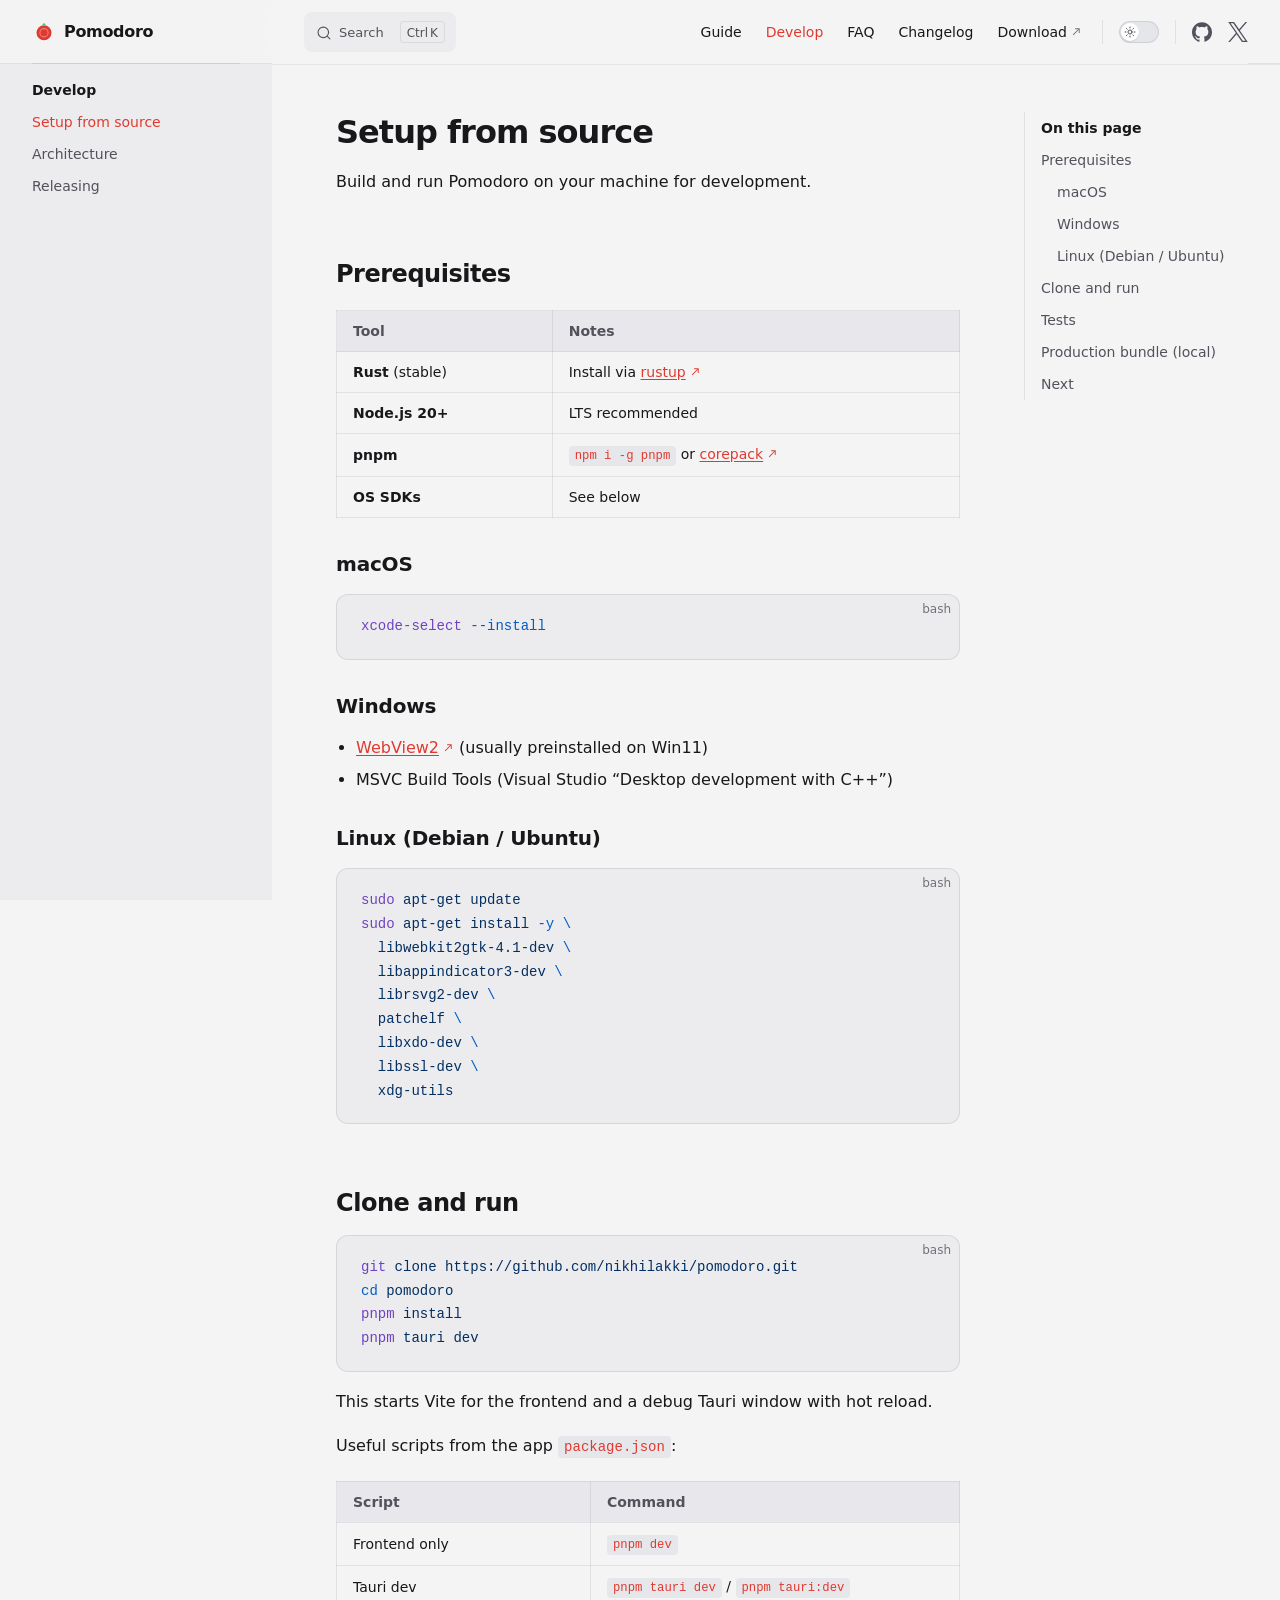
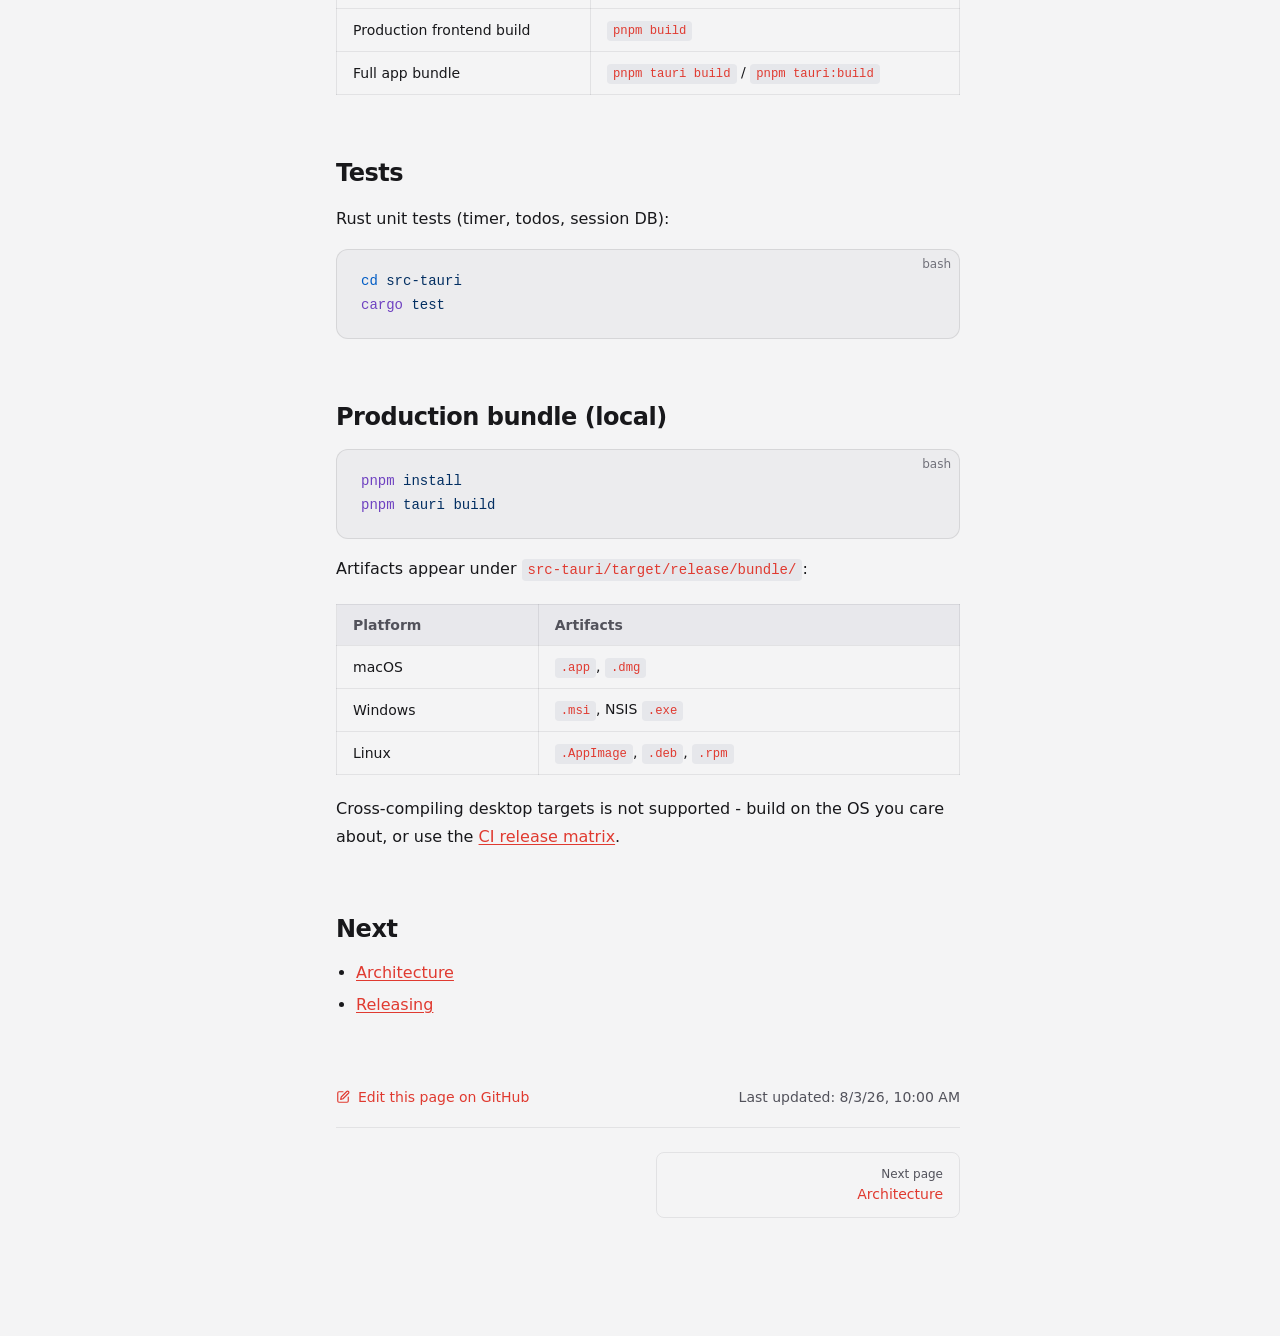
<file: develop/setup.html>
<!DOCTYPE html>
<html lang="en-US" dir="ltr">
  <head>
    <meta charset="utf-8">
    <meta name="viewport" content="width=device-width,initial-scale=1">
    <title>Setup from source | Pomodoro</title>
    <meta name="description" content="Minimal, iOS-native Pomodoro timer for macOS, Windows, and Linux. Local-first, open source.">
    <meta name="generator" content="VitePress v1.6.4">
    <link rel="preload stylesheet" href="/assets/style.CRGmArM4.css" as="style">
    <link rel="preload stylesheet" href="/vp-icons.css" as="style">
    
    <script type="module" src="/assets/app.fJDDFkZy.js"></script>
    <link rel="preload" href="/assets/inter-roman-latin.Di8DUHzh.woff2" as="font" type="font/woff2" crossorigin="">
    <link rel="modulepreload" href="/assets/chunks/theme.OLKAyQsv.js">
    <link rel="modulepreload" href="/assets/chunks/framework.ystBm8og.js">
    <link rel="modulepreload" href="/assets/develop_setup.md.C6MyJKEw.lean.js">
    <link rel="icon" type="image/svg+xml" href="/favicon.svg">
    <meta name="theme-color" content="#e03a30">
    <meta property="og:type" content="website">
    <meta property="og:title" content="Pomodoro">
    <meta property="og:description" content="Minimal Pomodoro timer for macOS, Windows, and Linux. Local-first, open source.">
    <meta property="og:image" content="/hero-app.jpg">
    <meta name="twitter:card" content="summary_large_image">
    <script id="check-dark-mode">(()=>{const e=localStorage.getItem("vitepress-theme-appearance")||"auto",a=window.matchMedia("(prefers-color-scheme: dark)").matches;(!e||e==="auto"?a:e==="dark")&&document.documentElement.classList.add("dark")})();</script>
    <script id="check-mac-os">document.documentElement.classList.toggle("mac",/Mac|iPhone|iPod|iPad/i.test(navigator.platform));</script>
  </head>
  <body>
    <div id="app"><div class="Layout" data-v-87b95126><!--[--><!--]--><!--[--><span tabindex="-1" data-v-c3f4d0b4></span><a href="#VPContent" class="VPSkipLink visually-hidden" data-v-c3f4d0b4>Skip to content</a><!--]--><!----><header class="VPNav" data-v-87b95126 data-v-f5208972><div class="VPNavBar" data-v-f5208972 data-v-31cafd4a><div class="wrapper" data-v-31cafd4a><div class="container" data-v-31cafd4a><div class="title" data-v-31cafd4a><div class="VPNavBarTitle has-sidebar" data-v-31cafd4a data-v-61d838e7><a class="title" href="/" data-v-61d838e7><!--[--><!--]--><!--[--><img class="VPImage logo" src="/logo.svg" alt="Pomodoro" data-v-eff4b413><!--]--><span data-v-61d838e7>Pomodoro</span><!--[--><!--]--></a></div></div><div class="content" data-v-31cafd4a><div class="content-body" data-v-31cafd4a><!--[--><!--]--><div class="VPNavBarSearch search" data-v-31cafd4a><!--[--><!----><div id="local-search"><button type="button" class="DocSearch DocSearch-Button" aria-label="Search"><span class="DocSearch-Button-Container"><span class="vp-icon DocSearch-Search-Icon"></span><span class="DocSearch-Button-Placeholder">Search</span></span><span class="DocSearch-Button-Keys"><kbd class="DocSearch-Button-Key"></kbd><kbd class="DocSearch-Button-Key">K</kbd></span></button></div><!--]--></div><nav aria-labelledby="main-nav-aria-label" class="VPNavBarMenu menu" data-v-31cafd4a data-v-37f8645a><span id="main-nav-aria-label" class="visually-hidden" data-v-37f8645a> Main Navigation </span><!--[--><!--[--><a class="VPLink link VPNavBarMenuLink" href="/guide/install" tabindex="0" data-v-37f8645a data-v-16bc082e><!--[--><span data-v-16bc082e>Guide</span><!--]--></a><!--]--><!--[--><a class="VPLink link VPNavBarMenuLink active" href="/develop/setup" tabindex="0" data-v-37f8645a data-v-16bc082e><!--[--><span data-v-16bc082e>Develop</span><!--]--></a><!--]--><!--[--><a class="VPLink link VPNavBarMenuLink" href="/faq" tabindex="0" data-v-37f8645a data-v-16bc082e><!--[--><span data-v-16bc082e>FAQ</span><!--]--></a><!--]--><!--[--><a class="VPLink link VPNavBarMenuLink" href="/changelog" tabindex="0" data-v-37f8645a data-v-16bc082e><!--[--><span data-v-16bc082e>Changelog</span><!--]--></a><!--]--><!--[--><a class="VPLink link vp-external-link-icon VPNavBarMenuLink" href="https://github.com/nikhilakki/pomodoro/releases/latest" target="_blank" rel="noreferrer" tabindex="0" data-v-37f8645a data-v-16bc082e><!--[--><span data-v-16bc082e>Download</span><!--]--></a><!--]--><!--]--></nav><!----><div class="VPNavBarAppearance appearance" data-v-31cafd4a data-v-1fe048d3><button class="VPSwitch VPSwitchAppearance" type="button" role="switch" title aria-checked="false" data-v-1fe048d3 data-v-9652eaa5 data-v-5b12fa32><span class="check" data-v-5b12fa32><span class="icon" data-v-5b12fa32><!--[--><span class="vpi-sun sun" data-v-9652eaa5></span><span class="vpi-moon moon" data-v-9652eaa5></span><!--]--></span></span></button></div><div class="VPSocialLinks VPNavBarSocialLinks social-links" data-v-31cafd4a data-v-ffd26da4 data-v-d12e0ce8><!--[--><a class="VPSocialLink no-icon" href="https://github.com/nikhilakki/pomodoro" aria-label="github" target="_blank" rel="noopener" data-v-d12e0ce8 data-v-e7a4171d><span class="vpi-social-github"></span></a><a class="VPSocialLink no-icon" href="https://x.com/nik_akki" aria-label="x" target="_blank" rel="noopener" data-v-d12e0ce8 data-v-e7a4171d><span class="vpi-social-x"></span></a><!--]--></div><div class="VPFlyout VPNavBarExtra extra" data-v-31cafd4a data-v-359cd672 data-v-d31c2359><button type="button" class="button" aria-haspopup="true" aria-expanded="false" aria-label="extra navigation" data-v-d31c2359><span class="vpi-more-horizontal icon" data-v-d31c2359></span></button><div class="menu" data-v-d31c2359><div class="VPMenu" data-v-d31c2359 data-v-c9376f54><!----><!--[--><!--[--><!----><div class="group" data-v-359cd672><div class="item appearance" data-v-359cd672><p class="label" data-v-359cd672>Appearance</p><div class="appearance-action" data-v-359cd672><button class="VPSwitch VPSwitchAppearance" type="button" role="switch" title aria-checked="false" data-v-359cd672 data-v-9652eaa5 data-v-5b12fa32><span class="check" data-v-5b12fa32><span class="icon" data-v-5b12fa32><!--[--><span class="vpi-sun sun" data-v-9652eaa5></span><span class="vpi-moon moon" data-v-9652eaa5></span><!--]--></span></span></button></div></div></div><div class="group" data-v-359cd672><div class="item social-links" data-v-359cd672><div class="VPSocialLinks social-links-list" data-v-359cd672 data-v-d12e0ce8><!--[--><a class="VPSocialLink no-icon" href="https://github.com/nikhilakki/pomodoro" aria-label="github" target="_blank" rel="noopener" data-v-d12e0ce8 data-v-e7a4171d><span class="vpi-social-github"></span></a><a class="VPSocialLink no-icon" href="https://x.com/nik_akki" aria-label="x" target="_blank" rel="noopener" data-v-d12e0ce8 data-v-e7a4171d><span class="vpi-social-x"></span></a><!--]--></div></div></div><!--]--><!--]--></div></div></div><!--[--><!--]--><button type="button" class="VPNavBarHamburger hamburger" aria-label="mobile navigation" aria-expanded="false" aria-controls="VPNavScreen" data-v-31cafd4a data-v-094c0ea0><span class="container" data-v-094c0ea0><span class="top" data-v-094c0ea0></span><span class="middle" data-v-094c0ea0></span><span class="bottom" data-v-094c0ea0></span></span></button></div></div></div></div><div class="divider" data-v-31cafd4a><div class="divider-line" data-v-31cafd4a></div></div></div><!----></header><div class="VPLocalNav has-sidebar empty" data-v-87b95126 data-v-b51e50e2><div class="container" data-v-b51e50e2><button class="menu" aria-expanded="false" aria-controls="VPSidebarNav" data-v-b51e50e2><span class="vpi-align-left menu-icon" data-v-b51e50e2></span><span class="menu-text" data-v-b51e50e2>Menu</span></button><div class="VPLocalNavOutlineDropdown" style="--vp-vh:0px;" data-v-b51e50e2 data-v-167fe2a5><button data-v-167fe2a5>Return to top</button><!----></div></div></div><aside class="VPSidebar" data-v-87b95126 data-v-a5f230b9><div class="curtain" data-v-a5f230b9></div><nav class="nav" id="VPSidebarNav" aria-labelledby="sidebar-aria-label" tabindex="-1" data-v-a5f230b9><span class="visually-hidden" id="sidebar-aria-label" data-v-a5f230b9> Sidebar Navigation </span><!--[--><!--]--><!--[--><div class="no-transition group" data-v-56f4d736><section class="VPSidebarItem level-0 has-active" data-v-56f4d736 data-v-3205c7a7><div class="item" role="button" tabindex="0" data-v-3205c7a7><div class="indicator" data-v-3205c7a7></div><h2 class="text" data-v-3205c7a7>Develop</h2><!----></div><div class="items" data-v-3205c7a7><!--[--><div class="VPSidebarItem level-1 is-link" data-v-3205c7a7><div class="item" data-v-3205c7a7><div class="indicator" data-v-3205c7a7></div><a class="VPLink link link" href="/develop/setup" data-v-3205c7a7><!--[--><p class="text" data-v-3205c7a7>Setup from source</p><!--]--></a><!----></div><!----></div><div class="VPSidebarItem level-1 is-link" data-v-3205c7a7><div class="item" data-v-3205c7a7><div class="indicator" data-v-3205c7a7></div><a class="VPLink link link" href="/develop/architecture" data-v-3205c7a7><!--[--><p class="text" data-v-3205c7a7>Architecture</p><!--]--></a><!----></div><!----></div><div class="VPSidebarItem level-1 is-link" data-v-3205c7a7><div class="item" data-v-3205c7a7><div class="indicator" data-v-3205c7a7></div><a class="VPLink link link" href="/develop/releasing" data-v-3205c7a7><!--[--><p class="text" data-v-3205c7a7>Releasing</p><!--]--></a><!----></div><!----></div><!--]--></div></section></div><!--]--><!--[--><!--]--></nav></aside><div class="VPContent has-sidebar" id="VPContent" data-v-87b95126 data-v-06db0d4b><div class="VPDoc has-sidebar has-aside" data-v-06db0d4b data-v-3e971cc0><!--[--><!--]--><div class="container" data-v-3e971cc0><div class="aside" data-v-3e971cc0><div class="aside-curtain" data-v-3e971cc0></div><div class="aside-container" data-v-3e971cc0><div class="aside-content" data-v-3e971cc0><div class="VPDocAside" data-v-3e971cc0 data-v-58c47e4c><!--[--><!--]--><!--[--><!--]--><nav aria-labelledby="doc-outline-aria-label" class="VPDocAsideOutline" data-v-58c47e4c data-v-8d3b6124><div class="content" data-v-8d3b6124><div class="outline-marker" data-v-8d3b6124></div><div aria-level="2" class="outline-title" id="doc-outline-aria-label" role="heading" data-v-8d3b6124>On this page</div><ul class="VPDocOutlineItem root" data-v-8d3b6124 data-v-d6143155><!--[--><!--]--></ul></div></nav><!--[--><!--]--><div class="spacer" data-v-58c47e4c></div><!--[--><!--]--><!----><!--[--><!--]--><!--[--><!--]--></div></div></div></div><div class="content" data-v-3e971cc0><div class="content-container" data-v-3e971cc0><!--[--><!--]--><main class="main" data-v-3e971cc0><div style="position:relative;" class="vp-doc _develop_setup external-link-icon-enabled" data-v-3e971cc0><div><h1 id="setup-from-source" tabindex="-1">Setup from source <a class="header-anchor" href="#setup-from-source" aria-label="Permalink to &quot;Setup from source&quot;">​</a></h1><p>Build and run Pomodoro on your machine for development.</p><h2 id="prerequisites" tabindex="-1">Prerequisites <a class="header-anchor" href="#prerequisites" aria-label="Permalink to &quot;Prerequisites&quot;">​</a></h2><table tabindex="0"><thead><tr><th>Tool</th><th>Notes</th></tr></thead><tbody><tr><td><strong>Rust</strong> (stable)</td><td>Install via <a href="https://rustup.rs" target="_blank" rel="noreferrer">rustup</a></td></tr><tr><td><strong>Node.js 20+</strong></td><td>LTS recommended</td></tr><tr><td><strong>pnpm</strong></td><td><code>npm i -g pnpm</code> or <a href="https://nodejs.org/api/corepack.html" target="_blank" rel="noreferrer">corepack</a></td></tr><tr><td><strong>OS SDKs</strong></td><td>See below</td></tr></tbody></table><h3 id="macos" tabindex="-1">macOS <a class="header-anchor" href="#macos" aria-label="Permalink to &quot;macOS&quot;">​</a></h3><div class="language-bash vp-adaptive-theme"><button title="Copy Code" class="copy"></button><span class="lang">bash</span><pre class="shiki shiki-themes github-light github-dark vp-code" tabindex="0"><code><span class="line"><span style="--shiki-light:#6F42C1;--shiki-dark:#B392F0;">xcode-select</span><span style="--shiki-light:#005CC5;--shiki-dark:#79B8FF;"> --install</span></span></code></pre></div><h3 id="windows" tabindex="-1">Windows <a class="header-anchor" href="#windows" aria-label="Permalink to &quot;Windows&quot;">​</a></h3><ul><li><a href="https://developer.microsoft.com/microsoft-edge/webview2/" target="_blank" rel="noreferrer">WebView2</a> (usually preinstalled on Win11)</li><li>MSVC Build Tools (Visual Studio “Desktop development with C++”)</li></ul><h3 id="linux-debian-ubuntu" tabindex="-1">Linux (Debian / Ubuntu) <a class="header-anchor" href="#linux-debian-ubuntu" aria-label="Permalink to &quot;Linux (Debian / Ubuntu)&quot;">​</a></h3><div class="language-bash vp-adaptive-theme"><button title="Copy Code" class="copy"></button><span class="lang">bash</span><pre class="shiki shiki-themes github-light github-dark vp-code" tabindex="0"><code><span class="line"><span style="--shiki-light:#6F42C1;--shiki-dark:#B392F0;">sudo</span><span style="--shiki-light:#032F62;--shiki-dark:#9ECBFF;"> apt-get</span><span style="--shiki-light:#032F62;--shiki-dark:#9ECBFF;"> update</span></span>
<span class="line"><span style="--shiki-light:#6F42C1;--shiki-dark:#B392F0;">sudo</span><span style="--shiki-light:#032F62;--shiki-dark:#9ECBFF;"> apt-get</span><span style="--shiki-light:#032F62;--shiki-dark:#9ECBFF;"> install</span><span style="--shiki-light:#005CC5;--shiki-dark:#79B8FF;"> -y</span><span style="--shiki-light:#005CC5;--shiki-dark:#79B8FF;"> \</span></span>
<span class="line"><span style="--shiki-light:#032F62;--shiki-dark:#9ECBFF;">  libwebkit2gtk-4.1-dev</span><span style="--shiki-light:#005CC5;--shiki-dark:#79B8FF;"> \</span></span>
<span class="line"><span style="--shiki-light:#032F62;--shiki-dark:#9ECBFF;">  libappindicator3-dev</span><span style="--shiki-light:#005CC5;--shiki-dark:#79B8FF;"> \</span></span>
<span class="line"><span style="--shiki-light:#032F62;--shiki-dark:#9ECBFF;">  librsvg2-dev</span><span style="--shiki-light:#005CC5;--shiki-dark:#79B8FF;"> \</span></span>
<span class="line"><span style="--shiki-light:#032F62;--shiki-dark:#9ECBFF;">  patchelf</span><span style="--shiki-light:#005CC5;--shiki-dark:#79B8FF;"> \</span></span>
<span class="line"><span style="--shiki-light:#032F62;--shiki-dark:#9ECBFF;">  libxdo-dev</span><span style="--shiki-light:#005CC5;--shiki-dark:#79B8FF;"> \</span></span>
<span class="line"><span style="--shiki-light:#032F62;--shiki-dark:#9ECBFF;">  libssl-dev</span><span style="--shiki-light:#005CC5;--shiki-dark:#79B8FF;"> \</span></span>
<span class="line"><span style="--shiki-light:#032F62;--shiki-dark:#9ECBFF;">  xdg-utils</span></span></code></pre></div><h2 id="clone-and-run" tabindex="-1">Clone and run <a class="header-anchor" href="#clone-and-run" aria-label="Permalink to &quot;Clone and run&quot;">​</a></h2><div class="language-bash vp-adaptive-theme"><button title="Copy Code" class="copy"></button><span class="lang">bash</span><pre class="shiki shiki-themes github-light github-dark vp-code" tabindex="0"><code><span class="line"><span style="--shiki-light:#6F42C1;--shiki-dark:#B392F0;">git</span><span style="--shiki-light:#032F62;--shiki-dark:#9ECBFF;"> clone</span><span style="--shiki-light:#032F62;--shiki-dark:#9ECBFF;"> https://github.com/nikhilakki/pomodoro.git</span></span>
<span class="line"><span style="--shiki-light:#005CC5;--shiki-dark:#79B8FF;">cd</span><span style="--shiki-light:#032F62;--shiki-dark:#9ECBFF;"> pomodoro</span></span>
<span class="line"><span style="--shiki-light:#6F42C1;--shiki-dark:#B392F0;">pnpm</span><span style="--shiki-light:#032F62;--shiki-dark:#9ECBFF;"> install</span></span>
<span class="line"><span style="--shiki-light:#6F42C1;--shiki-dark:#B392F0;">pnpm</span><span style="--shiki-light:#032F62;--shiki-dark:#9ECBFF;"> tauri</span><span style="--shiki-light:#032F62;--shiki-dark:#9ECBFF;"> dev</span></span></code></pre></div><p>This starts Vite for the frontend and a debug Tauri window with hot reload.</p><p>Useful scripts from the app <code>package.json</code>:</p><table tabindex="0"><thead><tr><th>Script</th><th>Command</th></tr></thead><tbody><tr><td>Frontend only</td><td><code>pnpm dev</code></td></tr><tr><td>Tauri dev</td><td><code>pnpm tauri dev</code> / <code>pnpm tauri:dev</code></td></tr><tr><td>Production frontend build</td><td><code>pnpm build</code></td></tr><tr><td>Full app bundle</td><td><code>pnpm tauri build</code> / <code>pnpm tauri:build</code></td></tr></tbody></table><h2 id="tests" tabindex="-1">Tests <a class="header-anchor" href="#tests" aria-label="Permalink to &quot;Tests&quot;">​</a></h2><p>Rust unit tests (timer, todos, session DB):</p><div class="language-bash vp-adaptive-theme"><button title="Copy Code" class="copy"></button><span class="lang">bash</span><pre class="shiki shiki-themes github-light github-dark vp-code" tabindex="0"><code><span class="line"><span style="--shiki-light:#005CC5;--shiki-dark:#79B8FF;">cd</span><span style="--shiki-light:#032F62;--shiki-dark:#9ECBFF;"> src-tauri</span></span>
<span class="line"><span style="--shiki-light:#6F42C1;--shiki-dark:#B392F0;">cargo</span><span style="--shiki-light:#032F62;--shiki-dark:#9ECBFF;"> test</span></span></code></pre></div><h2 id="production-bundle-local" tabindex="-1">Production bundle (local) <a class="header-anchor" href="#production-bundle-local" aria-label="Permalink to &quot;Production bundle (local)&quot;">​</a></h2><div class="language-bash vp-adaptive-theme"><button title="Copy Code" class="copy"></button><span class="lang">bash</span><pre class="shiki shiki-themes github-light github-dark vp-code" tabindex="0"><code><span class="line"><span style="--shiki-light:#6F42C1;--shiki-dark:#B392F0;">pnpm</span><span style="--shiki-light:#032F62;--shiki-dark:#9ECBFF;"> install</span></span>
<span class="line"><span style="--shiki-light:#6F42C1;--shiki-dark:#B392F0;">pnpm</span><span style="--shiki-light:#032F62;--shiki-dark:#9ECBFF;"> tauri</span><span style="--shiki-light:#032F62;--shiki-dark:#9ECBFF;"> build</span></span></code></pre></div><p>Artifacts appear under <code>src-tauri/target/release/bundle/</code>:</p><table tabindex="0"><thead><tr><th>Platform</th><th>Artifacts</th></tr></thead><tbody><tr><td>macOS</td><td><code>.app</code>, <code>.dmg</code></td></tr><tr><td>Windows</td><td><code>.msi</code>, NSIS <code>.exe</code></td></tr><tr><td>Linux</td><td><code>.AppImage</code>, <code>.deb</code>, <code>.rpm</code></td></tr></tbody></table><p>Cross-compiling desktop targets is not supported - build on the OS you care about, or use the <a href="/develop/releasing">CI release matrix</a>.</p><h2 id="next" tabindex="-1">Next <a class="header-anchor" href="#next" aria-label="Permalink to &quot;Next&quot;">​</a></h2><ul><li><a href="/develop/architecture">Architecture</a></li><li><a href="/develop/releasing">Releasing</a></li></ul></div></div></main><footer class="VPDocFooter" data-v-3e971cc0 data-v-28c42c5d><!--[--><!--]--><div class="edit-info" data-v-28c42c5d><div class="edit-link" data-v-28c42c5d><a class="VPLink link vp-external-link-icon no-icon edit-link-button" href="https://github.com/nikhilakki/pomodoro/edit/main/docs/docs/develop/setup.md" target="_blank" rel="noreferrer" data-v-28c42c5d><!--[--><span class="vpi-square-pen edit-link-icon" data-v-28c42c5d></span> Edit this page on GitHub<!--]--></a></div><div class="last-updated" data-v-28c42c5d><p class="VPLastUpdated" data-v-28c42c5d data-v-7f1cfca3>Last updated: <time datetime="2026-08-03T10:00:37.000Z" data-v-7f1cfca3></time></p></div></div><nav class="prev-next" aria-labelledby="doc-footer-aria-label" data-v-28c42c5d><span class="visually-hidden" id="doc-footer-aria-label" data-v-28c42c5d>Pager</span><div class="pager" data-v-28c42c5d><!----></div><div class="pager" data-v-28c42c5d><a class="VPLink link pager-link next" href="/develop/architecture" data-v-28c42c5d><!--[--><span class="desc" data-v-28c42c5d>Next page</span><span class="title" data-v-28c42c5d>Architecture</span><!--]--></a></div></nav></footer><!--[--><!--]--></div></div></div><!--[--><!--]--></div></div><footer class="VPFooter has-sidebar" data-v-87b95126 data-v-f643406f><div class="container" data-v-f643406f><p class="message" data-v-f643406f>Released under the MIT License.</p><p class="copyright" data-v-f643406f>Copyright © 2026 nikhilakki</p></div></footer><!--[--><!--]--></div></div>
    <script>window.__VP_HASH_MAP__=JSON.parse("{\"changelog.md\":\"C8im4HhQ\",\"develop_architecture.md\":\"_GAqZSby\",\"develop_releasing.md\":\"DjDG97Mg\",\"develop_setup.md\":\"C6MyJKEw\",\"faq.md\":\"DdaVgcZP\",\"guide_install.md\":\"BFjsugq1\",\"guide_keyboard.md\":\"6ujZ4HXj\",\"guide_privacy.md\":\"D7m9GMHD\",\"guide_usage.md\":\"BWUjkmLj\",\"index.md\":\"s61xQgd7\"}");window.__VP_SITE_DATA__=JSON.parse("{\"lang\":\"en-US\",\"dir\":\"ltr\",\"title\":\"Pomodoro\",\"description\":\"Minimal, iOS-native Pomodoro timer for macOS, Windows, and Linux. Local-first, open source.\",\"base\":\"/\",\"head\":[],\"router\":{\"prefetchLinks\":true},\"appearance\":true,\"themeConfig\":{\"logo\":{\"src\":\"/logo.svg\",\"alt\":\"Pomodoro\"},\"siteTitle\":\"Pomodoro\",\"nav\":[{\"text\":\"Guide\",\"link\":\"/guide/install\",\"activeMatch\":\"/guide/\"},{\"text\":\"Develop\",\"link\":\"/develop/setup\",\"activeMatch\":\"/develop/\"},{\"text\":\"FAQ\",\"link\":\"/faq\"},{\"text\":\"Changelog\",\"link\":\"/changelog\"},{\"text\":\"Download\",\"link\":\"https://github.com/nikhilakki/pomodoro/releases/latest\"}],\"sidebar\":{\"/guide/\":[{\"text\":\"Guide\",\"items\":[{\"text\":\"Install\",\"link\":\"/guide/install\"},{\"text\":\"Using the app\",\"link\":\"/guide/usage\"},{\"text\":\"Keyboard shortcuts\",\"link\":\"/guide/keyboard\"},{\"text\":\"Privacy\",\"link\":\"/guide/privacy\"}]}],\"/develop/\":[{\"text\":\"Develop\",\"items\":[{\"text\":\"Setup from source\",\"link\":\"/develop/setup\"},{\"text\":\"Architecture\",\"link\":\"/develop/architecture\"},{\"text\":\"Releasing\",\"link\":\"/develop/releasing\"}]}]},\"socialLinks\":[{\"icon\":\"github\",\"link\":\"https://github.com/nikhilakki/pomodoro\"},{\"icon\":\"x\",\"link\":\"https://x.com/nik_akki\"}],\"footer\":{\"message\":\"Released under the MIT License.\",\"copyright\":\"Copyright © 2026 nikhilakki\"},\"editLink\":{\"pattern\":\"https://github.com/nikhilakki/pomodoro/edit/main/docs/docs/:path\",\"text\":\"Edit this page on GitHub\"},\"search\":{\"provider\":\"local\"},\"outline\":{\"level\":[2,3]},\"externalLinkIcon\":true},\"locales\":{},\"scrollOffset\":134,\"cleanUrls\":true}");</script>
    
  </body>
</html>
</file>
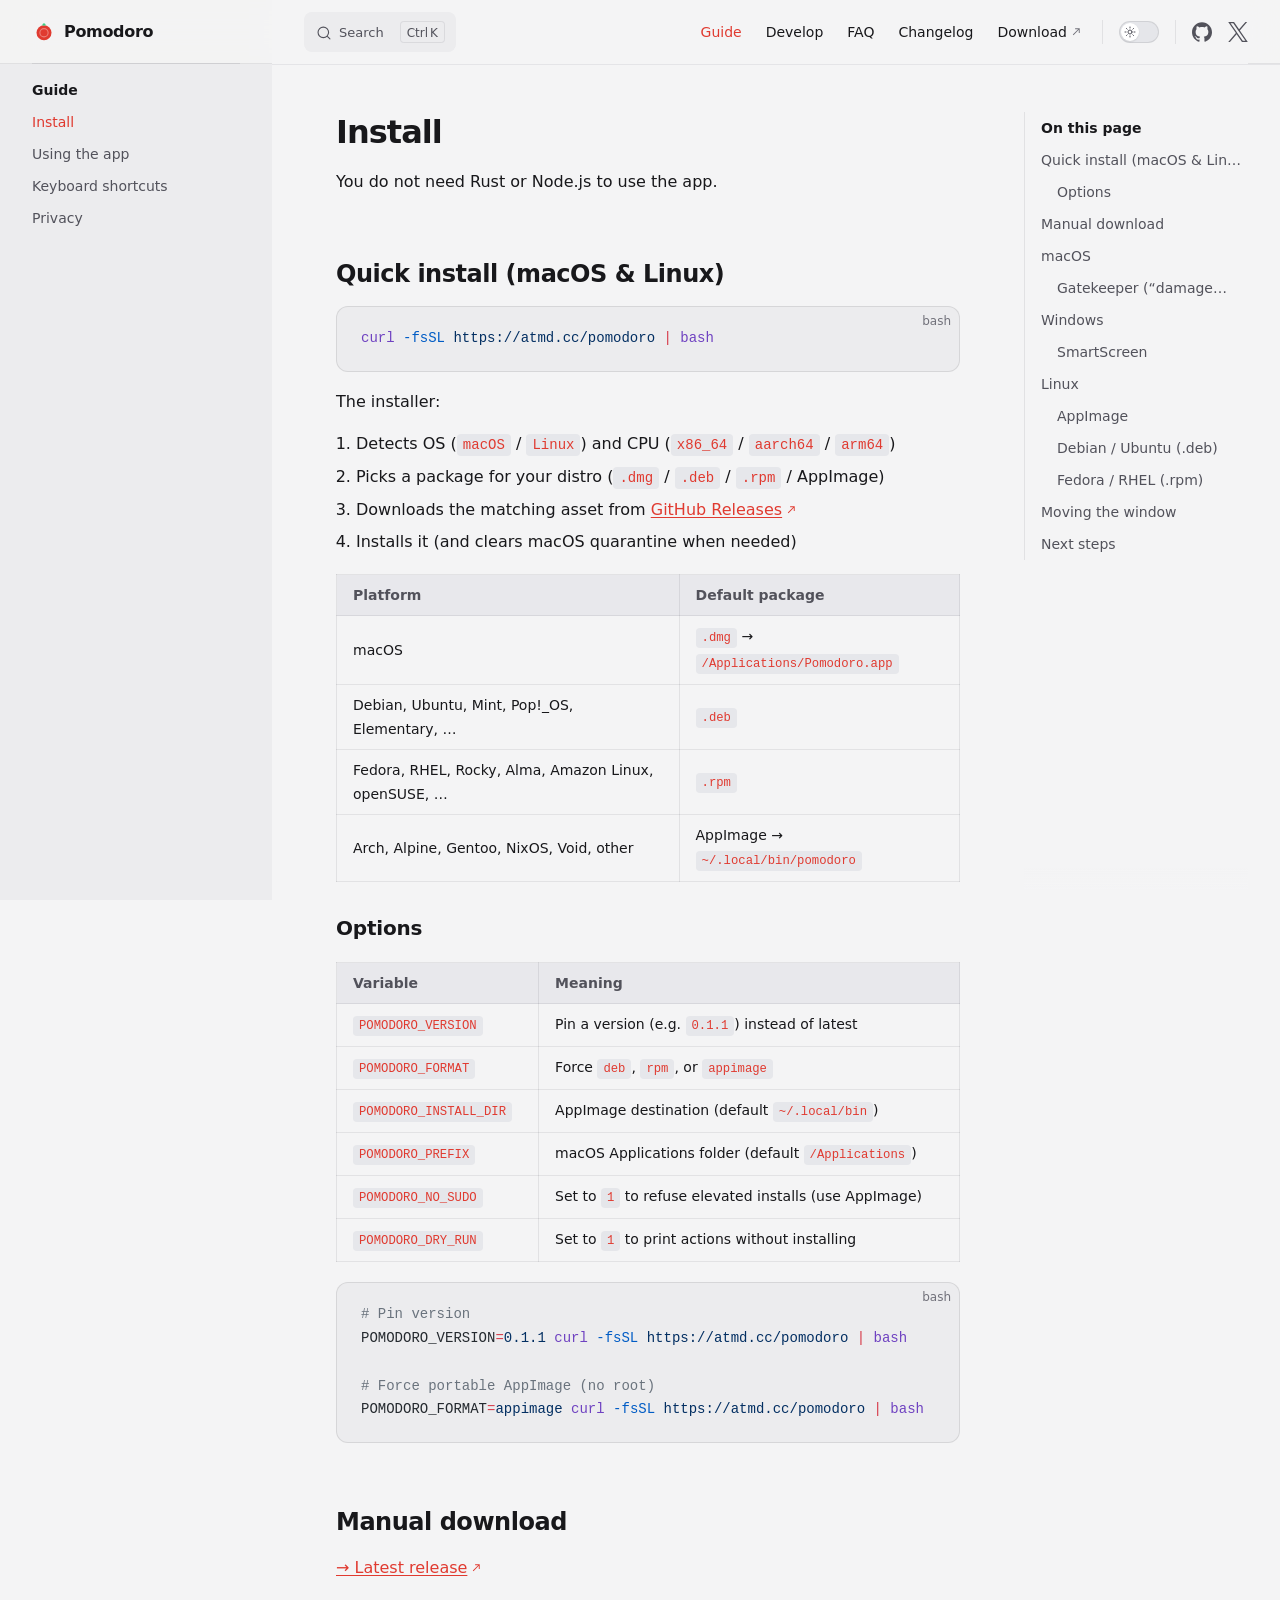
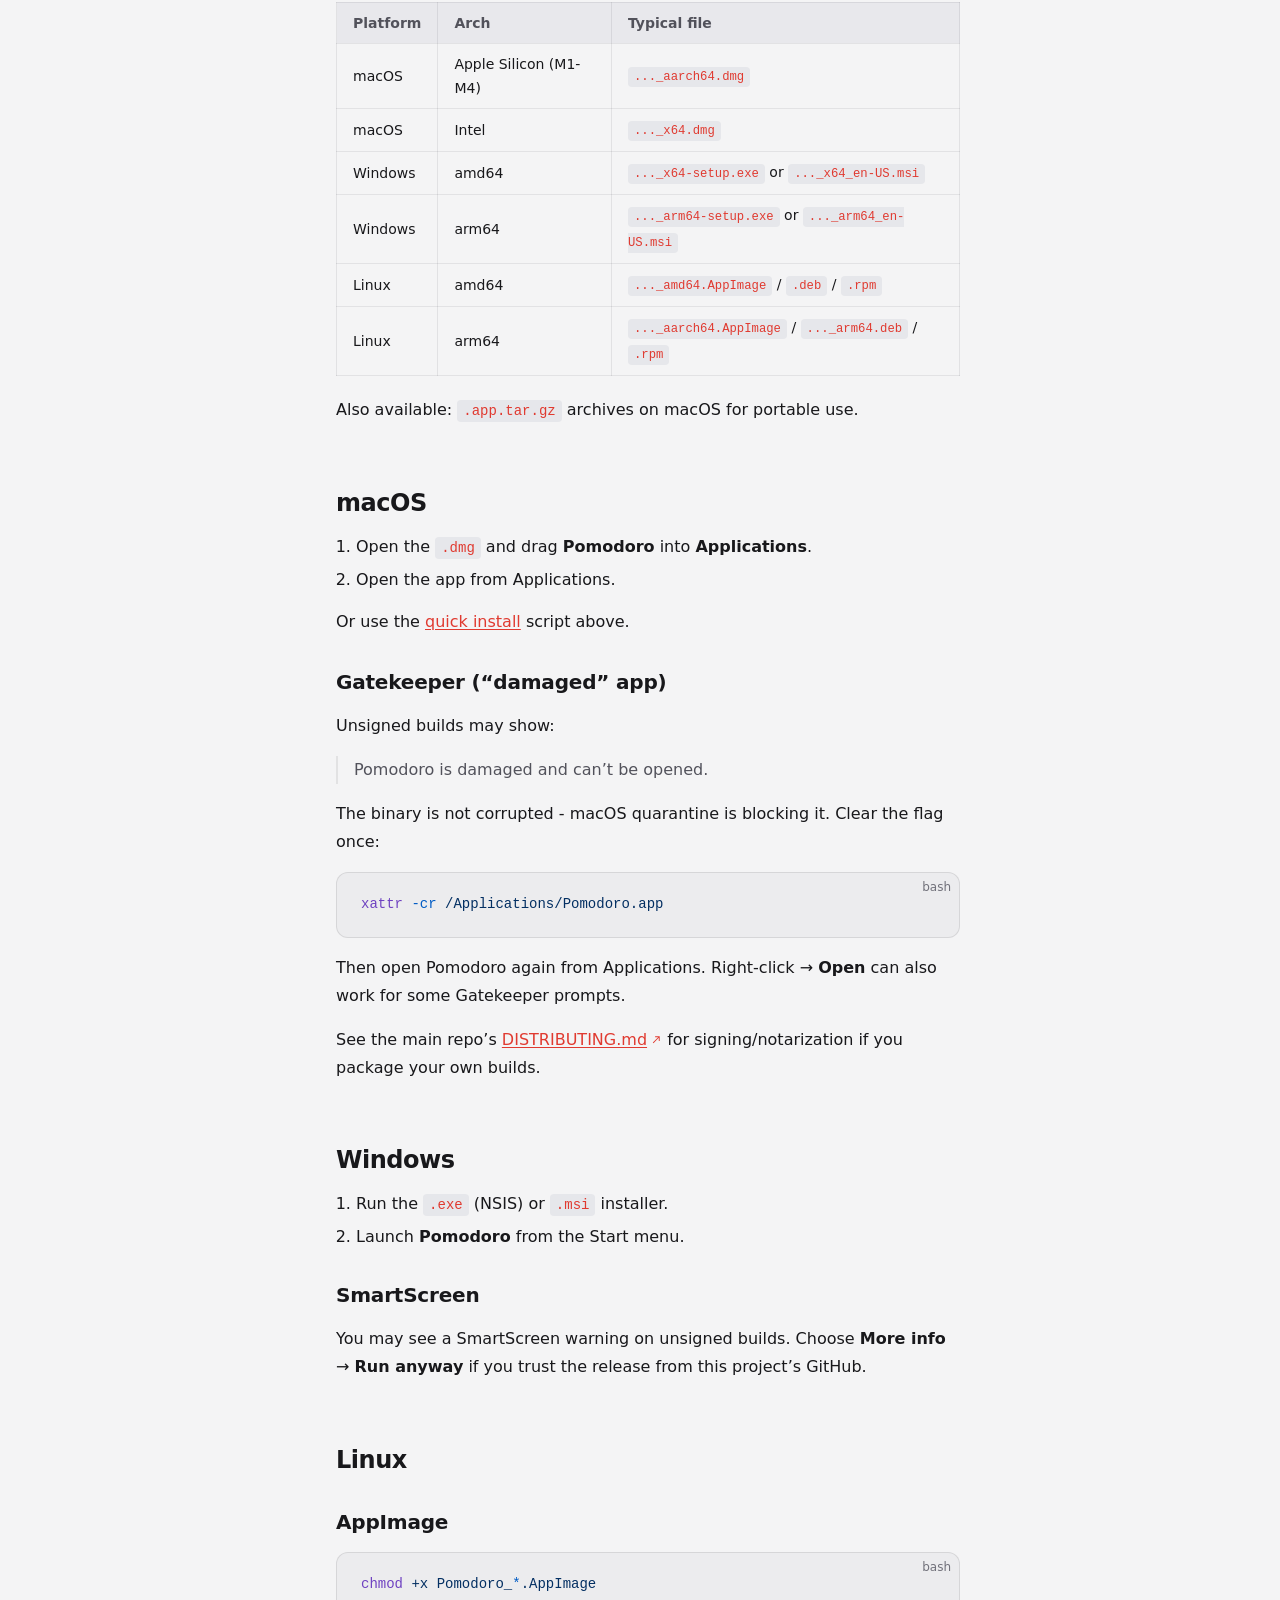
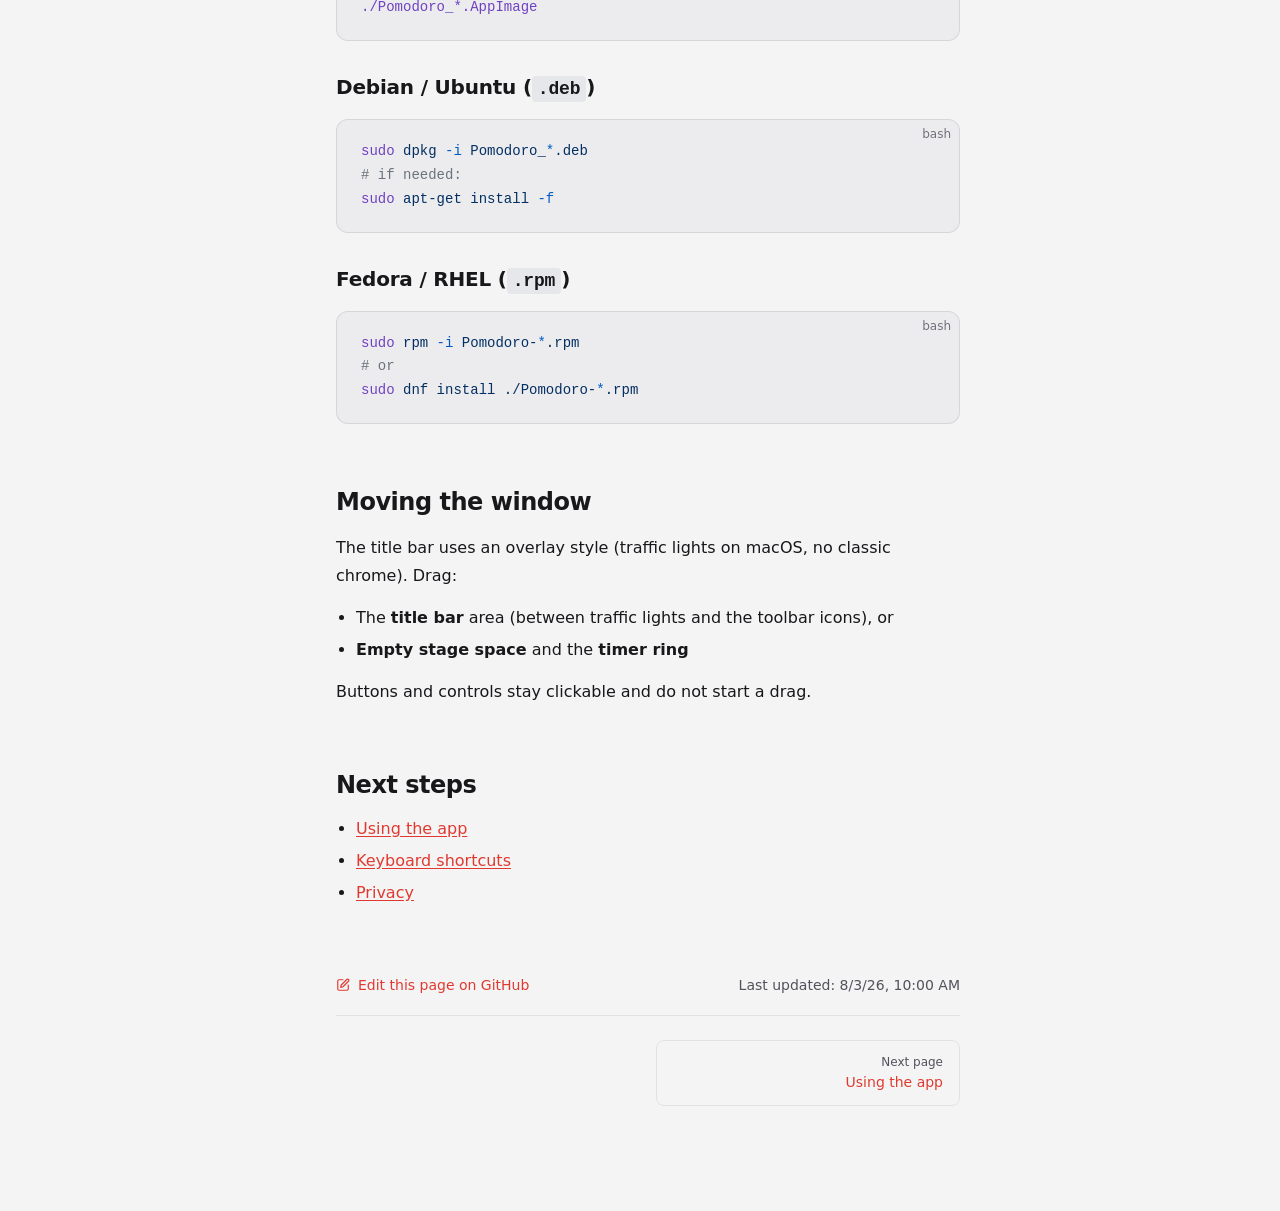
<file: guide/install.html>
<!DOCTYPE html>
<html lang="en-US" dir="ltr">
  <head>
    <meta charset="utf-8">
    <meta name="viewport" content="width=device-width,initial-scale=1">
    <title>Install | Pomodoro</title>
    <meta name="description" content="Minimal, iOS-native Pomodoro timer for macOS, Windows, and Linux. Local-first, open source.">
    <meta name="generator" content="VitePress v1.6.4">
    <link rel="preload stylesheet" href="/assets/style.CRGmArM4.css" as="style">
    <link rel="preload stylesheet" href="/vp-icons.css" as="style">
    
    <script type="module" src="/assets/app.fJDDFkZy.js"></script>
    <link rel="preload" href="/assets/inter-roman-latin.Di8DUHzh.woff2" as="font" type="font/woff2" crossorigin="">
    <link rel="modulepreload" href="/assets/chunks/theme.OLKAyQsv.js">
    <link rel="modulepreload" href="/assets/chunks/framework.ystBm8og.js">
    <link rel="modulepreload" href="/assets/guide_install.md.BFjsugq1.lean.js">
    <link rel="icon" type="image/svg+xml" href="/favicon.svg">
    <meta name="theme-color" content="#e03a30">
    <meta property="og:type" content="website">
    <meta property="og:title" content="Pomodoro">
    <meta property="og:description" content="Minimal Pomodoro timer for macOS, Windows, and Linux. Local-first, open source.">
    <meta property="og:image" content="/hero-app.jpg">
    <meta name="twitter:card" content="summary_large_image">
    <script id="check-dark-mode">(()=>{const e=localStorage.getItem("vitepress-theme-appearance")||"auto",a=window.matchMedia("(prefers-color-scheme: dark)").matches;(!e||e==="auto"?a:e==="dark")&&document.documentElement.classList.add("dark")})();</script>
    <script id="check-mac-os">document.documentElement.classList.toggle("mac",/Mac|iPhone|iPod|iPad/i.test(navigator.platform));</script>
  </head>
  <body>
    <div id="app"><div class="Layout" data-v-87b95126><!--[--><!--]--><!--[--><span tabindex="-1" data-v-c3f4d0b4></span><a href="#VPContent" class="VPSkipLink visually-hidden" data-v-c3f4d0b4>Skip to content</a><!--]--><!----><header class="VPNav" data-v-87b95126 data-v-f5208972><div class="VPNavBar" data-v-f5208972 data-v-31cafd4a><div class="wrapper" data-v-31cafd4a><div class="container" data-v-31cafd4a><div class="title" data-v-31cafd4a><div class="VPNavBarTitle has-sidebar" data-v-31cafd4a data-v-61d838e7><a class="title" href="/" data-v-61d838e7><!--[--><!--]--><!--[--><img class="VPImage logo" src="/logo.svg" alt="Pomodoro" data-v-eff4b413><!--]--><span data-v-61d838e7>Pomodoro</span><!--[--><!--]--></a></div></div><div class="content" data-v-31cafd4a><div class="content-body" data-v-31cafd4a><!--[--><!--]--><div class="VPNavBarSearch search" data-v-31cafd4a><!--[--><!----><div id="local-search"><button type="button" class="DocSearch DocSearch-Button" aria-label="Search"><span class="DocSearch-Button-Container"><span class="vp-icon DocSearch-Search-Icon"></span><span class="DocSearch-Button-Placeholder">Search</span></span><span class="DocSearch-Button-Keys"><kbd class="DocSearch-Button-Key"></kbd><kbd class="DocSearch-Button-Key">K</kbd></span></button></div><!--]--></div><nav aria-labelledby="main-nav-aria-label" class="VPNavBarMenu menu" data-v-31cafd4a data-v-37f8645a><span id="main-nav-aria-label" class="visually-hidden" data-v-37f8645a> Main Navigation </span><!--[--><!--[--><a class="VPLink link VPNavBarMenuLink active" href="/guide/install" tabindex="0" data-v-37f8645a data-v-16bc082e><!--[--><span data-v-16bc082e>Guide</span><!--]--></a><!--]--><!--[--><a class="VPLink link VPNavBarMenuLink" href="/develop/setup" tabindex="0" data-v-37f8645a data-v-16bc082e><!--[--><span data-v-16bc082e>Develop</span><!--]--></a><!--]--><!--[--><a class="VPLink link VPNavBarMenuLink" href="/faq" tabindex="0" data-v-37f8645a data-v-16bc082e><!--[--><span data-v-16bc082e>FAQ</span><!--]--></a><!--]--><!--[--><a class="VPLink link VPNavBarMenuLink" href="/changelog" tabindex="0" data-v-37f8645a data-v-16bc082e><!--[--><span data-v-16bc082e>Changelog</span><!--]--></a><!--]--><!--[--><a class="VPLink link vp-external-link-icon VPNavBarMenuLink" href="https://github.com/nikhilakki/pomodoro/releases/latest" target="_blank" rel="noreferrer" tabindex="0" data-v-37f8645a data-v-16bc082e><!--[--><span data-v-16bc082e>Download</span><!--]--></a><!--]--><!--]--></nav><!----><div class="VPNavBarAppearance appearance" data-v-31cafd4a data-v-1fe048d3><button class="VPSwitch VPSwitchAppearance" type="button" role="switch" title aria-checked="false" data-v-1fe048d3 data-v-9652eaa5 data-v-5b12fa32><span class="check" data-v-5b12fa32><span class="icon" data-v-5b12fa32><!--[--><span class="vpi-sun sun" data-v-9652eaa5></span><span class="vpi-moon moon" data-v-9652eaa5></span><!--]--></span></span></button></div><div class="VPSocialLinks VPNavBarSocialLinks social-links" data-v-31cafd4a data-v-ffd26da4 data-v-d12e0ce8><!--[--><a class="VPSocialLink no-icon" href="https://github.com/nikhilakki/pomodoro" aria-label="github" target="_blank" rel="noopener" data-v-d12e0ce8 data-v-e7a4171d><span class="vpi-social-github"></span></a><a class="VPSocialLink no-icon" href="https://x.com/nik_akki" aria-label="x" target="_blank" rel="noopener" data-v-d12e0ce8 data-v-e7a4171d><span class="vpi-social-x"></span></a><!--]--></div><div class="VPFlyout VPNavBarExtra extra" data-v-31cafd4a data-v-359cd672 data-v-d31c2359><button type="button" class="button" aria-haspopup="true" aria-expanded="false" aria-label="extra navigation" data-v-d31c2359><span class="vpi-more-horizontal icon" data-v-d31c2359></span></button><div class="menu" data-v-d31c2359><div class="VPMenu" data-v-d31c2359 data-v-c9376f54><!----><!--[--><!--[--><!----><div class="group" data-v-359cd672><div class="item appearance" data-v-359cd672><p class="label" data-v-359cd672>Appearance</p><div class="appearance-action" data-v-359cd672><button class="VPSwitch VPSwitchAppearance" type="button" role="switch" title aria-checked="false" data-v-359cd672 data-v-9652eaa5 data-v-5b12fa32><span class="check" data-v-5b12fa32><span class="icon" data-v-5b12fa32><!--[--><span class="vpi-sun sun" data-v-9652eaa5></span><span class="vpi-moon moon" data-v-9652eaa5></span><!--]--></span></span></button></div></div></div><div class="group" data-v-359cd672><div class="item social-links" data-v-359cd672><div class="VPSocialLinks social-links-list" data-v-359cd672 data-v-d12e0ce8><!--[--><a class="VPSocialLink no-icon" href="https://github.com/nikhilakki/pomodoro" aria-label="github" target="_blank" rel="noopener" data-v-d12e0ce8 data-v-e7a4171d><span class="vpi-social-github"></span></a><a class="VPSocialLink no-icon" href="https://x.com/nik_akki" aria-label="x" target="_blank" rel="noopener" data-v-d12e0ce8 data-v-e7a4171d><span class="vpi-social-x"></span></a><!--]--></div></div></div><!--]--><!--]--></div></div></div><!--[--><!--]--><button type="button" class="VPNavBarHamburger hamburger" aria-label="mobile navigation" aria-expanded="false" aria-controls="VPNavScreen" data-v-31cafd4a data-v-094c0ea0><span class="container" data-v-094c0ea0><span class="top" data-v-094c0ea0></span><span class="middle" data-v-094c0ea0></span><span class="bottom" data-v-094c0ea0></span></span></button></div></div></div></div><div class="divider" data-v-31cafd4a><div class="divider-line" data-v-31cafd4a></div></div></div><!----></header><div class="VPLocalNav has-sidebar empty" data-v-87b95126 data-v-b51e50e2><div class="container" data-v-b51e50e2><button class="menu" aria-expanded="false" aria-controls="VPSidebarNav" data-v-b51e50e2><span class="vpi-align-left menu-icon" data-v-b51e50e2></span><span class="menu-text" data-v-b51e50e2>Menu</span></button><div class="VPLocalNavOutlineDropdown" style="--vp-vh:0px;" data-v-b51e50e2 data-v-167fe2a5><button data-v-167fe2a5>Return to top</button><!----></div></div></div><aside class="VPSidebar" data-v-87b95126 data-v-a5f230b9><div class="curtain" data-v-a5f230b9></div><nav class="nav" id="VPSidebarNav" aria-labelledby="sidebar-aria-label" tabindex="-1" data-v-a5f230b9><span class="visually-hidden" id="sidebar-aria-label" data-v-a5f230b9> Sidebar Navigation </span><!--[--><!--]--><!--[--><div class="no-transition group" data-v-56f4d736><section class="VPSidebarItem level-0 has-active" data-v-56f4d736 data-v-3205c7a7><div class="item" role="button" tabindex="0" data-v-3205c7a7><div class="indicator" data-v-3205c7a7></div><h2 class="text" data-v-3205c7a7>Guide</h2><!----></div><div class="items" data-v-3205c7a7><!--[--><div class="VPSidebarItem level-1 is-link" data-v-3205c7a7><div class="item" data-v-3205c7a7><div class="indicator" data-v-3205c7a7></div><a class="VPLink link link" href="/guide/install" data-v-3205c7a7><!--[--><p class="text" data-v-3205c7a7>Install</p><!--]--></a><!----></div><!----></div><div class="VPSidebarItem level-1 is-link" data-v-3205c7a7><div class="item" data-v-3205c7a7><div class="indicator" data-v-3205c7a7></div><a class="VPLink link link" href="/guide/usage" data-v-3205c7a7><!--[--><p class="text" data-v-3205c7a7>Using the app</p><!--]--></a><!----></div><!----></div><div class="VPSidebarItem level-1 is-link" data-v-3205c7a7><div class="item" data-v-3205c7a7><div class="indicator" data-v-3205c7a7></div><a class="VPLink link link" href="/guide/keyboard" data-v-3205c7a7><!--[--><p class="text" data-v-3205c7a7>Keyboard shortcuts</p><!--]--></a><!----></div><!----></div><div class="VPSidebarItem level-1 is-link" data-v-3205c7a7><div class="item" data-v-3205c7a7><div class="indicator" data-v-3205c7a7></div><a class="VPLink link link" href="/guide/privacy" data-v-3205c7a7><!--[--><p class="text" data-v-3205c7a7>Privacy</p><!--]--></a><!----></div><!----></div><!--]--></div></section></div><!--]--><!--[--><!--]--></nav></aside><div class="VPContent has-sidebar" id="VPContent" data-v-87b95126 data-v-06db0d4b><div class="VPDoc has-sidebar has-aside" data-v-06db0d4b data-v-3e971cc0><!--[--><!--]--><div class="container" data-v-3e971cc0><div class="aside" data-v-3e971cc0><div class="aside-curtain" data-v-3e971cc0></div><div class="aside-container" data-v-3e971cc0><div class="aside-content" data-v-3e971cc0><div class="VPDocAside" data-v-3e971cc0 data-v-58c47e4c><!--[--><!--]--><!--[--><!--]--><nav aria-labelledby="doc-outline-aria-label" class="VPDocAsideOutline" data-v-58c47e4c data-v-8d3b6124><div class="content" data-v-8d3b6124><div class="outline-marker" data-v-8d3b6124></div><div aria-level="2" class="outline-title" id="doc-outline-aria-label" role="heading" data-v-8d3b6124>On this page</div><ul class="VPDocOutlineItem root" data-v-8d3b6124 data-v-d6143155><!--[--><!--]--></ul></div></nav><!--[--><!--]--><div class="spacer" data-v-58c47e4c></div><!--[--><!--]--><!----><!--[--><!--]--><!--[--><!--]--></div></div></div></div><div class="content" data-v-3e971cc0><div class="content-container" data-v-3e971cc0><!--[--><!--]--><main class="main" data-v-3e971cc0><div style="position:relative;" class="vp-doc _guide_install external-link-icon-enabled" data-v-3e971cc0><div><h1 id="install" tabindex="-1">Install <a class="header-anchor" href="#install" aria-label="Permalink to &quot;Install&quot;">​</a></h1><p>You do not need Rust or Node.js to use the app.</p><h2 id="quick-install-macos-linux" tabindex="-1">Quick install (macOS &amp; Linux) <a class="header-anchor" href="#quick-install-macos-linux" aria-label="Permalink to &quot;Quick install (macOS &amp; Linux)&quot;">​</a></h2><div class="language-bash vp-adaptive-theme"><button title="Copy Code" class="copy"></button><span class="lang">bash</span><pre class="shiki shiki-themes github-light github-dark vp-code" tabindex="0"><code><span class="line"><span style="--shiki-light:#6F42C1;--shiki-dark:#B392F0;">curl</span><span style="--shiki-light:#005CC5;--shiki-dark:#79B8FF;"> -fsSL</span><span style="--shiki-light:#032F62;--shiki-dark:#9ECBFF;"> https://atmd.cc/pomodoro</span><span style="--shiki-light:#D73A49;--shiki-dark:#F97583;"> |</span><span style="--shiki-light:#6F42C1;--shiki-dark:#B392F0;"> bash</span></span></code></pre></div><p>The installer:</p><ol><li>Detects OS (<code>macOS</code> / <code>Linux</code>) and CPU (<code>x86_64</code> / <code>aarch64</code> / <code>arm64</code>)</li><li>Picks a package for your distro (<code>.dmg</code> / <code>.deb</code> / <code>.rpm</code> / AppImage)</li><li>Downloads the matching asset from <a href="https://github.com/nikhilakki/pomodoro/releases/latest" target="_blank" rel="noreferrer">GitHub Releases</a></li><li>Installs it (and clears macOS quarantine when needed)</li></ol><table tabindex="0"><thead><tr><th>Platform</th><th>Default package</th></tr></thead><tbody><tr><td>macOS</td><td><code>.dmg</code> → <code>/Applications/Pomodoro.app</code></td></tr><tr><td>Debian, Ubuntu, Mint, Pop!_OS, Elementary, …</td><td><code>.deb</code></td></tr><tr><td>Fedora, RHEL, Rocky, Alma, Amazon Linux, openSUSE, …</td><td><code>.rpm</code></td></tr><tr><td>Arch, Alpine, Gentoo, NixOS, Void, other</td><td>AppImage → <code>~/.local/bin/pomodoro</code></td></tr></tbody></table><h3 id="options" tabindex="-1">Options <a class="header-anchor" href="#options" aria-label="Permalink to &quot;Options&quot;">​</a></h3><table tabindex="0"><thead><tr><th>Variable</th><th>Meaning</th></tr></thead><tbody><tr><td><code>POMODORO_VERSION</code></td><td>Pin a version (e.g. <code>0.1.1</code>) instead of latest</td></tr><tr><td><code>POMODORO_FORMAT</code></td><td>Force <code>deb</code>, <code>rpm</code>, or <code>appimage</code></td></tr><tr><td><code>POMODORO_INSTALL_DIR</code></td><td>AppImage destination (default <code>~/.local/bin</code>)</td></tr><tr><td><code>POMODORO_PREFIX</code></td><td>macOS Applications folder (default <code>/Applications</code>)</td></tr><tr><td><code>POMODORO_NO_SUDO</code></td><td>Set to <code>1</code> to refuse elevated installs (use AppImage)</td></tr><tr><td><code>POMODORO_DRY_RUN</code></td><td>Set to <code>1</code> to print actions without installing</td></tr></tbody></table><div class="language-bash vp-adaptive-theme"><button title="Copy Code" class="copy"></button><span class="lang">bash</span><pre class="shiki shiki-themes github-light github-dark vp-code" tabindex="0"><code><span class="line"><span style="--shiki-light:#6A737D;--shiki-dark:#6A737D;"># Pin version</span></span>
<span class="line"><span style="--shiki-light:#24292E;--shiki-dark:#E1E4E8;">POMODORO_VERSION</span><span style="--shiki-light:#D73A49;--shiki-dark:#F97583;">=</span><span style="--shiki-light:#032F62;--shiki-dark:#9ECBFF;">0.1.1</span><span style="--shiki-light:#6F42C1;--shiki-dark:#B392F0;"> curl</span><span style="--shiki-light:#005CC5;--shiki-dark:#79B8FF;"> -fsSL</span><span style="--shiki-light:#032F62;--shiki-dark:#9ECBFF;"> https://atmd.cc/pomodoro</span><span style="--shiki-light:#D73A49;--shiki-dark:#F97583;"> |</span><span style="--shiki-light:#6F42C1;--shiki-dark:#B392F0;"> bash</span></span>
<span class="line"></span>
<span class="line"><span style="--shiki-light:#6A737D;--shiki-dark:#6A737D;"># Force portable AppImage (no root)</span></span>
<span class="line"><span style="--shiki-light:#24292E;--shiki-dark:#E1E4E8;">POMODORO_FORMAT</span><span style="--shiki-light:#D73A49;--shiki-dark:#F97583;">=</span><span style="--shiki-light:#032F62;--shiki-dark:#9ECBFF;">appimage</span><span style="--shiki-light:#6F42C1;--shiki-dark:#B392F0;"> curl</span><span style="--shiki-light:#005CC5;--shiki-dark:#79B8FF;"> -fsSL</span><span style="--shiki-light:#032F62;--shiki-dark:#9ECBFF;"> https://atmd.cc/pomodoro</span><span style="--shiki-light:#D73A49;--shiki-dark:#F97583;"> |</span><span style="--shiki-light:#6F42C1;--shiki-dark:#B392F0;"> bash</span></span></code></pre></div><h2 id="manual-download" tabindex="-1">Manual download <a class="header-anchor" href="#manual-download" aria-label="Permalink to &quot;Manual download&quot;">​</a></h2><p><strong><a href="https://github.com/nikhilakki/pomodoro/releases/latest" target="_blank" rel="noreferrer">→ Latest release</a></strong></p><table tabindex="0"><thead><tr><th>Platform</th><th>Arch</th><th>Typical file</th></tr></thead><tbody><tr><td>macOS</td><td>Apple Silicon (M1-M4)</td><td><code>..._aarch64.dmg</code></td></tr><tr><td>macOS</td><td>Intel</td><td><code>..._x64.dmg</code></td></tr><tr><td>Windows</td><td>amd64</td><td><code>..._x64-setup.exe</code> or <code>..._x64_en-US.msi</code></td></tr><tr><td>Windows</td><td>arm64</td><td><code>..._arm64-setup.exe</code> or <code>..._arm64_en-US.msi</code></td></tr><tr><td>Linux</td><td>amd64</td><td><code>..._amd64.AppImage</code> / <code>.deb</code> / <code>.rpm</code></td></tr><tr><td>Linux</td><td>arm64</td><td><code>..._aarch64.AppImage</code> / <code>..._arm64.deb</code> / <code>.rpm</code></td></tr></tbody></table><p>Also available: <code>.app.tar.gz</code> archives on macOS for portable use.</p><h2 id="macos" tabindex="-1">macOS <a class="header-anchor" href="#macos" aria-label="Permalink to &quot;macOS&quot;">​</a></h2><ol><li>Open the <code>.dmg</code> and drag <strong>Pomodoro</strong> into <strong>Applications</strong>.</li><li>Open the app from Applications.</li></ol><p>Or use the <a href="#quick-install-macos--linux">quick install</a> script above.</p><h3 id="gatekeeper-damaged-app" tabindex="-1">Gatekeeper (“damaged” app) <a class="header-anchor" href="#gatekeeper-damaged-app" aria-label="Permalink to &quot;Gatekeeper (“damaged” app)&quot;">​</a></h3><p>Unsigned builds may show:</p><blockquote><p>Pomodoro is damaged and can’t be opened.</p></blockquote><p>The binary is not corrupted - macOS quarantine is blocking it. Clear the flag once:</p><div class="language-bash vp-adaptive-theme"><button title="Copy Code" class="copy"></button><span class="lang">bash</span><pre class="shiki shiki-themes github-light github-dark vp-code" tabindex="0"><code><span class="line"><span style="--shiki-light:#6F42C1;--shiki-dark:#B392F0;">xattr</span><span style="--shiki-light:#005CC5;--shiki-dark:#79B8FF;"> -cr</span><span style="--shiki-light:#032F62;--shiki-dark:#9ECBFF;"> /Applications/Pomodoro.app</span></span></code></pre></div><p>Then open Pomodoro again from Applications. Right-click → <strong>Open</strong> can also work for some Gatekeeper prompts.</p><p>See the main repo’s <a href="https://github.com/nikhilakki/pomodoro/blob/main/DISTRIBUTING.md" target="_blank" rel="noreferrer">DISTRIBUTING.md</a> for signing/notarization if you package your own builds.</p><h2 id="windows" tabindex="-1">Windows <a class="header-anchor" href="#windows" aria-label="Permalink to &quot;Windows&quot;">​</a></h2><ol><li>Run the <code>.exe</code> (NSIS) or <code>.msi</code> installer.</li><li>Launch <strong>Pomodoro</strong> from the Start menu.</li></ol><h3 id="smartscreen" tabindex="-1">SmartScreen <a class="header-anchor" href="#smartscreen" aria-label="Permalink to &quot;SmartScreen&quot;">​</a></h3><p>You may see a SmartScreen warning on unsigned builds. Choose <strong>More info</strong> → <strong>Run anyway</strong> if you trust the release from this project’s GitHub.</p><h2 id="linux" tabindex="-1">Linux <a class="header-anchor" href="#linux" aria-label="Permalink to &quot;Linux&quot;">​</a></h2><h3 id="appimage" tabindex="-1">AppImage <a class="header-anchor" href="#appimage" aria-label="Permalink to &quot;AppImage&quot;">​</a></h3><div class="language-bash vp-adaptive-theme"><button title="Copy Code" class="copy"></button><span class="lang">bash</span><pre class="shiki shiki-themes github-light github-dark vp-code" tabindex="0"><code><span class="line"><span style="--shiki-light:#6F42C1;--shiki-dark:#B392F0;">chmod</span><span style="--shiki-light:#032F62;--shiki-dark:#9ECBFF;"> +x</span><span style="--shiki-light:#032F62;--shiki-dark:#9ECBFF;"> Pomodoro_</span><span style="--shiki-light:#005CC5;--shiki-dark:#79B8FF;">*</span><span style="--shiki-light:#032F62;--shiki-dark:#9ECBFF;">.AppImage</span></span>
<span class="line"><span style="--shiki-light:#6F42C1;--shiki-dark:#B392F0;">./Pomodoro_*.AppImage</span></span></code></pre></div><h3 id="debian-ubuntu-deb" tabindex="-1">Debian / Ubuntu (<code>.deb</code>) <a class="header-anchor" href="#debian-ubuntu-deb" aria-label="Permalink to &quot;Debian / Ubuntu (`.deb`)&quot;">​</a></h3><div class="language-bash vp-adaptive-theme"><button title="Copy Code" class="copy"></button><span class="lang">bash</span><pre class="shiki shiki-themes github-light github-dark vp-code" tabindex="0"><code><span class="line"><span style="--shiki-light:#6F42C1;--shiki-dark:#B392F0;">sudo</span><span style="--shiki-light:#032F62;--shiki-dark:#9ECBFF;"> dpkg</span><span style="--shiki-light:#005CC5;--shiki-dark:#79B8FF;"> -i</span><span style="--shiki-light:#032F62;--shiki-dark:#9ECBFF;"> Pomodoro_</span><span style="--shiki-light:#005CC5;--shiki-dark:#79B8FF;">*</span><span style="--shiki-light:#032F62;--shiki-dark:#9ECBFF;">.deb</span></span>
<span class="line"><span style="--shiki-light:#6A737D;--shiki-dark:#6A737D;"># if needed:</span></span>
<span class="line"><span style="--shiki-light:#6F42C1;--shiki-dark:#B392F0;">sudo</span><span style="--shiki-light:#032F62;--shiki-dark:#9ECBFF;"> apt-get</span><span style="--shiki-light:#032F62;--shiki-dark:#9ECBFF;"> install</span><span style="--shiki-light:#005CC5;--shiki-dark:#79B8FF;"> -f</span></span></code></pre></div><h3 id="fedora-rhel-rpm" tabindex="-1">Fedora / RHEL (<code>.rpm</code>) <a class="header-anchor" href="#fedora-rhel-rpm" aria-label="Permalink to &quot;Fedora / RHEL (`.rpm`)&quot;">​</a></h3><div class="language-bash vp-adaptive-theme"><button title="Copy Code" class="copy"></button><span class="lang">bash</span><pre class="shiki shiki-themes github-light github-dark vp-code" tabindex="0"><code><span class="line"><span style="--shiki-light:#6F42C1;--shiki-dark:#B392F0;">sudo</span><span style="--shiki-light:#032F62;--shiki-dark:#9ECBFF;"> rpm</span><span style="--shiki-light:#005CC5;--shiki-dark:#79B8FF;"> -i</span><span style="--shiki-light:#032F62;--shiki-dark:#9ECBFF;"> Pomodoro-</span><span style="--shiki-light:#005CC5;--shiki-dark:#79B8FF;">*</span><span style="--shiki-light:#032F62;--shiki-dark:#9ECBFF;">.rpm</span></span>
<span class="line"><span style="--shiki-light:#6A737D;--shiki-dark:#6A737D;"># or</span></span>
<span class="line"><span style="--shiki-light:#6F42C1;--shiki-dark:#B392F0;">sudo</span><span style="--shiki-light:#032F62;--shiki-dark:#9ECBFF;"> dnf</span><span style="--shiki-light:#032F62;--shiki-dark:#9ECBFF;"> install</span><span style="--shiki-light:#032F62;--shiki-dark:#9ECBFF;"> ./Pomodoro-</span><span style="--shiki-light:#005CC5;--shiki-dark:#79B8FF;">*</span><span style="--shiki-light:#032F62;--shiki-dark:#9ECBFF;">.rpm</span></span></code></pre></div><h2 id="moving-the-window" tabindex="-1">Moving the window <a class="header-anchor" href="#moving-the-window" aria-label="Permalink to &quot;Moving the window&quot;">​</a></h2><p>The title bar uses an overlay style (traffic lights on macOS, no classic chrome). Drag:</p><ul><li>The <strong>title bar</strong> area (between traffic lights and the toolbar icons), or</li><li><strong>Empty stage space</strong> and the <strong>timer ring</strong></li></ul><p>Buttons and controls stay clickable and do not start a drag.</p><h2 id="next-steps" tabindex="-1">Next steps <a class="header-anchor" href="#next-steps" aria-label="Permalink to &quot;Next steps&quot;">​</a></h2><ul><li><a href="/guide/usage">Using the app</a></li><li><a href="/guide/keyboard">Keyboard shortcuts</a></li><li><a href="/guide/privacy">Privacy</a></li></ul></div></div></main><footer class="VPDocFooter" data-v-3e971cc0 data-v-28c42c5d><!--[--><!--]--><div class="edit-info" data-v-28c42c5d><div class="edit-link" data-v-28c42c5d><a class="VPLink link vp-external-link-icon no-icon edit-link-button" href="https://github.com/nikhilakki/pomodoro/edit/main/docs/docs/guide/install.md" target="_blank" rel="noreferrer" data-v-28c42c5d><!--[--><span class="vpi-square-pen edit-link-icon" data-v-28c42c5d></span> Edit this page on GitHub<!--]--></a></div><div class="last-updated" data-v-28c42c5d><p class="VPLastUpdated" data-v-28c42c5d data-v-7f1cfca3>Last updated: <time datetime="2026-08-03T10:00:37.000Z" data-v-7f1cfca3></time></p></div></div><nav class="prev-next" aria-labelledby="doc-footer-aria-label" data-v-28c42c5d><span class="visually-hidden" id="doc-footer-aria-label" data-v-28c42c5d>Pager</span><div class="pager" data-v-28c42c5d><!----></div><div class="pager" data-v-28c42c5d><a class="VPLink link pager-link next" href="/guide/usage" data-v-28c42c5d><!--[--><span class="desc" data-v-28c42c5d>Next page</span><span class="title" data-v-28c42c5d>Using the app</span><!--]--></a></div></nav></footer><!--[--><!--]--></div></div></div><!--[--><!--]--></div></div><footer class="VPFooter has-sidebar" data-v-87b95126 data-v-f643406f><div class="container" data-v-f643406f><p class="message" data-v-f643406f>Released under the MIT License.</p><p class="copyright" data-v-f643406f>Copyright © 2026 nikhilakki</p></div></footer><!--[--><!--]--></div></div>
    <script>window.__VP_HASH_MAP__=JSON.parse("{\"changelog.md\":\"C8im4HhQ\",\"develop_architecture.md\":\"_GAqZSby\",\"develop_releasing.md\":\"DjDG97Mg\",\"develop_setup.md\":\"C6MyJKEw\",\"faq.md\":\"DdaVgcZP\",\"guide_install.md\":\"BFjsugq1\",\"guide_keyboard.md\":\"6ujZ4HXj\",\"guide_privacy.md\":\"D7m9GMHD\",\"guide_usage.md\":\"BWUjkmLj\",\"index.md\":\"s61xQgd7\"}");window.__VP_SITE_DATA__=JSON.parse("{\"lang\":\"en-US\",\"dir\":\"ltr\",\"title\":\"Pomodoro\",\"description\":\"Minimal, iOS-native Pomodoro timer for macOS, Windows, and Linux. Local-first, open source.\",\"base\":\"/\",\"head\":[],\"router\":{\"prefetchLinks\":true},\"appearance\":true,\"themeConfig\":{\"logo\":{\"src\":\"/logo.svg\",\"alt\":\"Pomodoro\"},\"siteTitle\":\"Pomodoro\",\"nav\":[{\"text\":\"Guide\",\"link\":\"/guide/install\",\"activeMatch\":\"/guide/\"},{\"text\":\"Develop\",\"link\":\"/develop/setup\",\"activeMatch\":\"/develop/\"},{\"text\":\"FAQ\",\"link\":\"/faq\"},{\"text\":\"Changelog\",\"link\":\"/changelog\"},{\"text\":\"Download\",\"link\":\"https://github.com/nikhilakki/pomodoro/releases/latest\"}],\"sidebar\":{\"/guide/\":[{\"text\":\"Guide\",\"items\":[{\"text\":\"Install\",\"link\":\"/guide/install\"},{\"text\":\"Using the app\",\"link\":\"/guide/usage\"},{\"text\":\"Keyboard shortcuts\",\"link\":\"/guide/keyboard\"},{\"text\":\"Privacy\",\"link\":\"/guide/privacy\"}]}],\"/develop/\":[{\"text\":\"Develop\",\"items\":[{\"text\":\"Setup from source\",\"link\":\"/develop/setup\"},{\"text\":\"Architecture\",\"link\":\"/develop/architecture\"},{\"text\":\"Releasing\",\"link\":\"/develop/releasing\"}]}]},\"socialLinks\":[{\"icon\":\"github\",\"link\":\"https://github.com/nikhilakki/pomodoro\"},{\"icon\":\"x\",\"link\":\"https://x.com/nik_akki\"}],\"footer\":{\"message\":\"Released under the MIT License.\",\"copyright\":\"Copyright © 2026 nikhilakki\"},\"editLink\":{\"pattern\":\"https://github.com/nikhilakki/pomodoro/edit/main/docs/docs/:path\",\"text\":\"Edit this page on GitHub\"},\"search\":{\"provider\":\"local\"},\"outline\":{\"level\":[2,3]},\"externalLinkIcon\":true},\"locales\":{},\"scrollOffset\":134,\"cleanUrls\":true}");</script>
    
  </body>
</html>
</file>
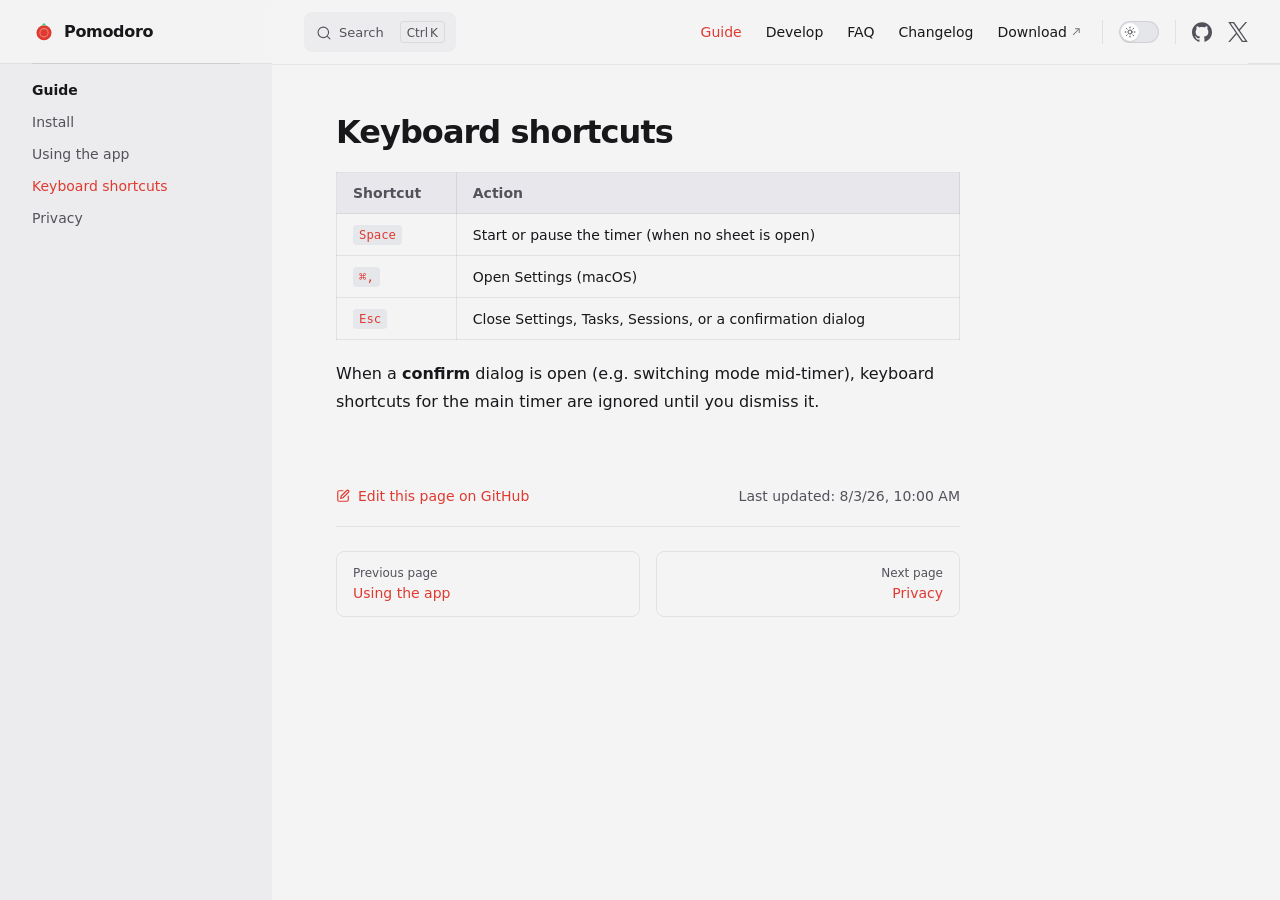
<file: guide/keyboard.html>
<!DOCTYPE html>
<html lang="en-US" dir="ltr">
  <head>
    <meta charset="utf-8">
    <meta name="viewport" content="width=device-width,initial-scale=1">
    <title>Keyboard shortcuts | Pomodoro</title>
    <meta name="description" content="Minimal, iOS-native Pomodoro timer for macOS, Windows, and Linux. Local-first, open source.">
    <meta name="generator" content="VitePress v1.6.4">
    <link rel="preload stylesheet" href="/assets/style.CRGmArM4.css" as="style">
    <link rel="preload stylesheet" href="/vp-icons.css" as="style">
    
    <script type="module" src="/assets/app.fJDDFkZy.js"></script>
    <link rel="preload" href="/assets/inter-roman-latin.Di8DUHzh.woff2" as="font" type="font/woff2" crossorigin="">
    <link rel="modulepreload" href="/assets/chunks/theme.OLKAyQsv.js">
    <link rel="modulepreload" href="/assets/chunks/framework.ystBm8og.js">
    <link rel="modulepreload" href="/assets/guide_keyboard.md.6ujZ4HXj.lean.js">
    <link rel="icon" type="image/svg+xml" href="/favicon.svg">
    <meta name="theme-color" content="#e03a30">
    <meta property="og:type" content="website">
    <meta property="og:title" content="Pomodoro">
    <meta property="og:description" content="Minimal Pomodoro timer for macOS, Windows, and Linux. Local-first, open source.">
    <meta property="og:image" content="/hero-app.jpg">
    <meta name="twitter:card" content="summary_large_image">
    <script id="check-dark-mode">(()=>{const e=localStorage.getItem("vitepress-theme-appearance")||"auto",a=window.matchMedia("(prefers-color-scheme: dark)").matches;(!e||e==="auto"?a:e==="dark")&&document.documentElement.classList.add("dark")})();</script>
    <script id="check-mac-os">document.documentElement.classList.toggle("mac",/Mac|iPhone|iPod|iPad/i.test(navigator.platform));</script>
  </head>
  <body>
    <div id="app"><div class="Layout" data-v-87b95126><!--[--><!--]--><!--[--><span tabindex="-1" data-v-c3f4d0b4></span><a href="#VPContent" class="VPSkipLink visually-hidden" data-v-c3f4d0b4>Skip to content</a><!--]--><!----><header class="VPNav" data-v-87b95126 data-v-f5208972><div class="VPNavBar" data-v-f5208972 data-v-31cafd4a><div class="wrapper" data-v-31cafd4a><div class="container" data-v-31cafd4a><div class="title" data-v-31cafd4a><div class="VPNavBarTitle has-sidebar" data-v-31cafd4a data-v-61d838e7><a class="title" href="/" data-v-61d838e7><!--[--><!--]--><!--[--><img class="VPImage logo" src="/logo.svg" alt="Pomodoro" data-v-eff4b413><!--]--><span data-v-61d838e7>Pomodoro</span><!--[--><!--]--></a></div></div><div class="content" data-v-31cafd4a><div class="content-body" data-v-31cafd4a><!--[--><!--]--><div class="VPNavBarSearch search" data-v-31cafd4a><!--[--><!----><div id="local-search"><button type="button" class="DocSearch DocSearch-Button" aria-label="Search"><span class="DocSearch-Button-Container"><span class="vp-icon DocSearch-Search-Icon"></span><span class="DocSearch-Button-Placeholder">Search</span></span><span class="DocSearch-Button-Keys"><kbd class="DocSearch-Button-Key"></kbd><kbd class="DocSearch-Button-Key">K</kbd></span></button></div><!--]--></div><nav aria-labelledby="main-nav-aria-label" class="VPNavBarMenu menu" data-v-31cafd4a data-v-37f8645a><span id="main-nav-aria-label" class="visually-hidden" data-v-37f8645a> Main Navigation </span><!--[--><!--[--><a class="VPLink link VPNavBarMenuLink active" href="/guide/install" tabindex="0" data-v-37f8645a data-v-16bc082e><!--[--><span data-v-16bc082e>Guide</span><!--]--></a><!--]--><!--[--><a class="VPLink link VPNavBarMenuLink" href="/develop/setup" tabindex="0" data-v-37f8645a data-v-16bc082e><!--[--><span data-v-16bc082e>Develop</span><!--]--></a><!--]--><!--[--><a class="VPLink link VPNavBarMenuLink" href="/faq" tabindex="0" data-v-37f8645a data-v-16bc082e><!--[--><span data-v-16bc082e>FAQ</span><!--]--></a><!--]--><!--[--><a class="VPLink link VPNavBarMenuLink" href="/changelog" tabindex="0" data-v-37f8645a data-v-16bc082e><!--[--><span data-v-16bc082e>Changelog</span><!--]--></a><!--]--><!--[--><a class="VPLink link vp-external-link-icon VPNavBarMenuLink" href="https://github.com/nikhilakki/pomodoro/releases/latest" target="_blank" rel="noreferrer" tabindex="0" data-v-37f8645a data-v-16bc082e><!--[--><span data-v-16bc082e>Download</span><!--]--></a><!--]--><!--]--></nav><!----><div class="VPNavBarAppearance appearance" data-v-31cafd4a data-v-1fe048d3><button class="VPSwitch VPSwitchAppearance" type="button" role="switch" title aria-checked="false" data-v-1fe048d3 data-v-9652eaa5 data-v-5b12fa32><span class="check" data-v-5b12fa32><span class="icon" data-v-5b12fa32><!--[--><span class="vpi-sun sun" data-v-9652eaa5></span><span class="vpi-moon moon" data-v-9652eaa5></span><!--]--></span></span></button></div><div class="VPSocialLinks VPNavBarSocialLinks social-links" data-v-31cafd4a data-v-ffd26da4 data-v-d12e0ce8><!--[--><a class="VPSocialLink no-icon" href="https://github.com/nikhilakki/pomodoro" aria-label="github" target="_blank" rel="noopener" data-v-d12e0ce8 data-v-e7a4171d><span class="vpi-social-github"></span></a><a class="VPSocialLink no-icon" href="https://x.com/nik_akki" aria-label="x" target="_blank" rel="noopener" data-v-d12e0ce8 data-v-e7a4171d><span class="vpi-social-x"></span></a><!--]--></div><div class="VPFlyout VPNavBarExtra extra" data-v-31cafd4a data-v-359cd672 data-v-d31c2359><button type="button" class="button" aria-haspopup="true" aria-expanded="false" aria-label="extra navigation" data-v-d31c2359><span class="vpi-more-horizontal icon" data-v-d31c2359></span></button><div class="menu" data-v-d31c2359><div class="VPMenu" data-v-d31c2359 data-v-c9376f54><!----><!--[--><!--[--><!----><div class="group" data-v-359cd672><div class="item appearance" data-v-359cd672><p class="label" data-v-359cd672>Appearance</p><div class="appearance-action" data-v-359cd672><button class="VPSwitch VPSwitchAppearance" type="button" role="switch" title aria-checked="false" data-v-359cd672 data-v-9652eaa5 data-v-5b12fa32><span class="check" data-v-5b12fa32><span class="icon" data-v-5b12fa32><!--[--><span class="vpi-sun sun" data-v-9652eaa5></span><span class="vpi-moon moon" data-v-9652eaa5></span><!--]--></span></span></button></div></div></div><div class="group" data-v-359cd672><div class="item social-links" data-v-359cd672><div class="VPSocialLinks social-links-list" data-v-359cd672 data-v-d12e0ce8><!--[--><a class="VPSocialLink no-icon" href="https://github.com/nikhilakki/pomodoro" aria-label="github" target="_blank" rel="noopener" data-v-d12e0ce8 data-v-e7a4171d><span class="vpi-social-github"></span></a><a class="VPSocialLink no-icon" href="https://x.com/nik_akki" aria-label="x" target="_blank" rel="noopener" data-v-d12e0ce8 data-v-e7a4171d><span class="vpi-social-x"></span></a><!--]--></div></div></div><!--]--><!--]--></div></div></div><!--[--><!--]--><button type="button" class="VPNavBarHamburger hamburger" aria-label="mobile navigation" aria-expanded="false" aria-controls="VPNavScreen" data-v-31cafd4a data-v-094c0ea0><span class="container" data-v-094c0ea0><span class="top" data-v-094c0ea0></span><span class="middle" data-v-094c0ea0></span><span class="bottom" data-v-094c0ea0></span></span></button></div></div></div></div><div class="divider" data-v-31cafd4a><div class="divider-line" data-v-31cafd4a></div></div></div><!----></header><div class="VPLocalNav has-sidebar empty" data-v-87b95126 data-v-b51e50e2><div class="container" data-v-b51e50e2><button class="menu" aria-expanded="false" aria-controls="VPSidebarNav" data-v-b51e50e2><span class="vpi-align-left menu-icon" data-v-b51e50e2></span><span class="menu-text" data-v-b51e50e2>Menu</span></button><div class="VPLocalNavOutlineDropdown" style="--vp-vh:0px;" data-v-b51e50e2 data-v-167fe2a5><button data-v-167fe2a5>Return to top</button><!----></div></div></div><aside class="VPSidebar" data-v-87b95126 data-v-a5f230b9><div class="curtain" data-v-a5f230b9></div><nav class="nav" id="VPSidebarNav" aria-labelledby="sidebar-aria-label" tabindex="-1" data-v-a5f230b9><span class="visually-hidden" id="sidebar-aria-label" data-v-a5f230b9> Sidebar Navigation </span><!--[--><!--]--><!--[--><div class="no-transition group" data-v-56f4d736><section class="VPSidebarItem level-0 has-active" data-v-56f4d736 data-v-3205c7a7><div class="item" role="button" tabindex="0" data-v-3205c7a7><div class="indicator" data-v-3205c7a7></div><h2 class="text" data-v-3205c7a7>Guide</h2><!----></div><div class="items" data-v-3205c7a7><!--[--><div class="VPSidebarItem level-1 is-link" data-v-3205c7a7><div class="item" data-v-3205c7a7><div class="indicator" data-v-3205c7a7></div><a class="VPLink link link" href="/guide/install" data-v-3205c7a7><!--[--><p class="text" data-v-3205c7a7>Install</p><!--]--></a><!----></div><!----></div><div class="VPSidebarItem level-1 is-link" data-v-3205c7a7><div class="item" data-v-3205c7a7><div class="indicator" data-v-3205c7a7></div><a class="VPLink link link" href="/guide/usage" data-v-3205c7a7><!--[--><p class="text" data-v-3205c7a7>Using the app</p><!--]--></a><!----></div><!----></div><div class="VPSidebarItem level-1 is-link" data-v-3205c7a7><div class="item" data-v-3205c7a7><div class="indicator" data-v-3205c7a7></div><a class="VPLink link link" href="/guide/keyboard" data-v-3205c7a7><!--[--><p class="text" data-v-3205c7a7>Keyboard shortcuts</p><!--]--></a><!----></div><!----></div><div class="VPSidebarItem level-1 is-link" data-v-3205c7a7><div class="item" data-v-3205c7a7><div class="indicator" data-v-3205c7a7></div><a class="VPLink link link" href="/guide/privacy" data-v-3205c7a7><!--[--><p class="text" data-v-3205c7a7>Privacy</p><!--]--></a><!----></div><!----></div><!--]--></div></section></div><!--]--><!--[--><!--]--></nav></aside><div class="VPContent has-sidebar" id="VPContent" data-v-87b95126 data-v-06db0d4b><div class="VPDoc has-sidebar has-aside" data-v-06db0d4b data-v-3e971cc0><!--[--><!--]--><div class="container" data-v-3e971cc0><div class="aside" data-v-3e971cc0><div class="aside-curtain" data-v-3e971cc0></div><div class="aside-container" data-v-3e971cc0><div class="aside-content" data-v-3e971cc0><div class="VPDocAside" data-v-3e971cc0 data-v-58c47e4c><!--[--><!--]--><!--[--><!--]--><nav aria-labelledby="doc-outline-aria-label" class="VPDocAsideOutline" data-v-58c47e4c data-v-8d3b6124><div class="content" data-v-8d3b6124><div class="outline-marker" data-v-8d3b6124></div><div aria-level="2" class="outline-title" id="doc-outline-aria-label" role="heading" data-v-8d3b6124>On this page</div><ul class="VPDocOutlineItem root" data-v-8d3b6124 data-v-d6143155><!--[--><!--]--></ul></div></nav><!--[--><!--]--><div class="spacer" data-v-58c47e4c></div><!--[--><!--]--><!----><!--[--><!--]--><!--[--><!--]--></div></div></div></div><div class="content" data-v-3e971cc0><div class="content-container" data-v-3e971cc0><!--[--><!--]--><main class="main" data-v-3e971cc0><div style="position:relative;" class="vp-doc _guide_keyboard external-link-icon-enabled" data-v-3e971cc0><div><h1 id="keyboard-shortcuts" tabindex="-1">Keyboard shortcuts <a class="header-anchor" href="#keyboard-shortcuts" aria-label="Permalink to &quot;Keyboard shortcuts&quot;">​</a></h1><table tabindex="0"><thead><tr><th>Shortcut</th><th>Action</th></tr></thead><tbody><tr><td><code>Space</code></td><td>Start or pause the timer (when no sheet is open)</td></tr><tr><td><code>⌘,</code></td><td>Open Settings (macOS)</td></tr><tr><td><code>Esc</code></td><td>Close Settings, Tasks, Sessions, or a confirmation dialog</td></tr></tbody></table><p>When a <strong>confirm</strong> dialog is open (e.g. switching mode mid-timer), keyboard shortcuts for the main timer are ignored until you dismiss it.</p></div></div></main><footer class="VPDocFooter" data-v-3e971cc0 data-v-28c42c5d><!--[--><!--]--><div class="edit-info" data-v-28c42c5d><div class="edit-link" data-v-28c42c5d><a class="VPLink link vp-external-link-icon no-icon edit-link-button" href="https://github.com/nikhilakki/pomodoro/edit/main/docs/docs/guide/keyboard.md" target="_blank" rel="noreferrer" data-v-28c42c5d><!--[--><span class="vpi-square-pen edit-link-icon" data-v-28c42c5d></span> Edit this page on GitHub<!--]--></a></div><div class="last-updated" data-v-28c42c5d><p class="VPLastUpdated" data-v-28c42c5d data-v-7f1cfca3>Last updated: <time datetime="2026-08-03T10:00:37.000Z" data-v-7f1cfca3></time></p></div></div><nav class="prev-next" aria-labelledby="doc-footer-aria-label" data-v-28c42c5d><span class="visually-hidden" id="doc-footer-aria-label" data-v-28c42c5d>Pager</span><div class="pager" data-v-28c42c5d><a class="VPLink link pager-link prev" href="/guide/usage" data-v-28c42c5d><!--[--><span class="desc" data-v-28c42c5d>Previous page</span><span class="title" data-v-28c42c5d>Using the app</span><!--]--></a></div><div class="pager" data-v-28c42c5d><a class="VPLink link pager-link next" href="/guide/privacy" data-v-28c42c5d><!--[--><span class="desc" data-v-28c42c5d>Next page</span><span class="title" data-v-28c42c5d>Privacy</span><!--]--></a></div></nav></footer><!--[--><!--]--></div></div></div><!--[--><!--]--></div></div><footer class="VPFooter has-sidebar" data-v-87b95126 data-v-f643406f><div class="container" data-v-f643406f><p class="message" data-v-f643406f>Released under the MIT License.</p><p class="copyright" data-v-f643406f>Copyright © 2026 nikhilakki</p></div></footer><!--[--><!--]--></div></div>
    <script>window.__VP_HASH_MAP__=JSON.parse("{\"changelog.md\":\"C8im4HhQ\",\"develop_architecture.md\":\"_GAqZSby\",\"develop_releasing.md\":\"DjDG97Mg\",\"develop_setup.md\":\"C6MyJKEw\",\"faq.md\":\"DdaVgcZP\",\"guide_install.md\":\"BFjsugq1\",\"guide_keyboard.md\":\"6ujZ4HXj\",\"guide_privacy.md\":\"D7m9GMHD\",\"guide_usage.md\":\"BWUjkmLj\",\"index.md\":\"s61xQgd7\"}");window.__VP_SITE_DATA__=JSON.parse("{\"lang\":\"en-US\",\"dir\":\"ltr\",\"title\":\"Pomodoro\",\"description\":\"Minimal, iOS-native Pomodoro timer for macOS, Windows, and Linux. Local-first, open source.\",\"base\":\"/\",\"head\":[],\"router\":{\"prefetchLinks\":true},\"appearance\":true,\"themeConfig\":{\"logo\":{\"src\":\"/logo.svg\",\"alt\":\"Pomodoro\"},\"siteTitle\":\"Pomodoro\",\"nav\":[{\"text\":\"Guide\",\"link\":\"/guide/install\",\"activeMatch\":\"/guide/\"},{\"text\":\"Develop\",\"link\":\"/develop/setup\",\"activeMatch\":\"/develop/\"},{\"text\":\"FAQ\",\"link\":\"/faq\"},{\"text\":\"Changelog\",\"link\":\"/changelog\"},{\"text\":\"Download\",\"link\":\"https://github.com/nikhilakki/pomodoro/releases/latest\"}],\"sidebar\":{\"/guide/\":[{\"text\":\"Guide\",\"items\":[{\"text\":\"Install\",\"link\":\"/guide/install\"},{\"text\":\"Using the app\",\"link\":\"/guide/usage\"},{\"text\":\"Keyboard shortcuts\",\"link\":\"/guide/keyboard\"},{\"text\":\"Privacy\",\"link\":\"/guide/privacy\"}]}],\"/develop/\":[{\"text\":\"Develop\",\"items\":[{\"text\":\"Setup from source\",\"link\":\"/develop/setup\"},{\"text\":\"Architecture\",\"link\":\"/develop/architecture\"},{\"text\":\"Releasing\",\"link\":\"/develop/releasing\"}]}]},\"socialLinks\":[{\"icon\":\"github\",\"link\":\"https://github.com/nikhilakki/pomodoro\"},{\"icon\":\"x\",\"link\":\"https://x.com/nik_akki\"}],\"footer\":{\"message\":\"Released under the MIT License.\",\"copyright\":\"Copyright © 2026 nikhilakki\"},\"editLink\":{\"pattern\":\"https://github.com/nikhilakki/pomodoro/edit/main/docs/docs/:path\",\"text\":\"Edit this page on GitHub\"},\"search\":{\"provider\":\"local\"},\"outline\":{\"level\":[2,3]},\"externalLinkIcon\":true},\"locales\":{},\"scrollOffset\":134,\"cleanUrls\":true}");</script>
    
  </body>
</html>
</file>
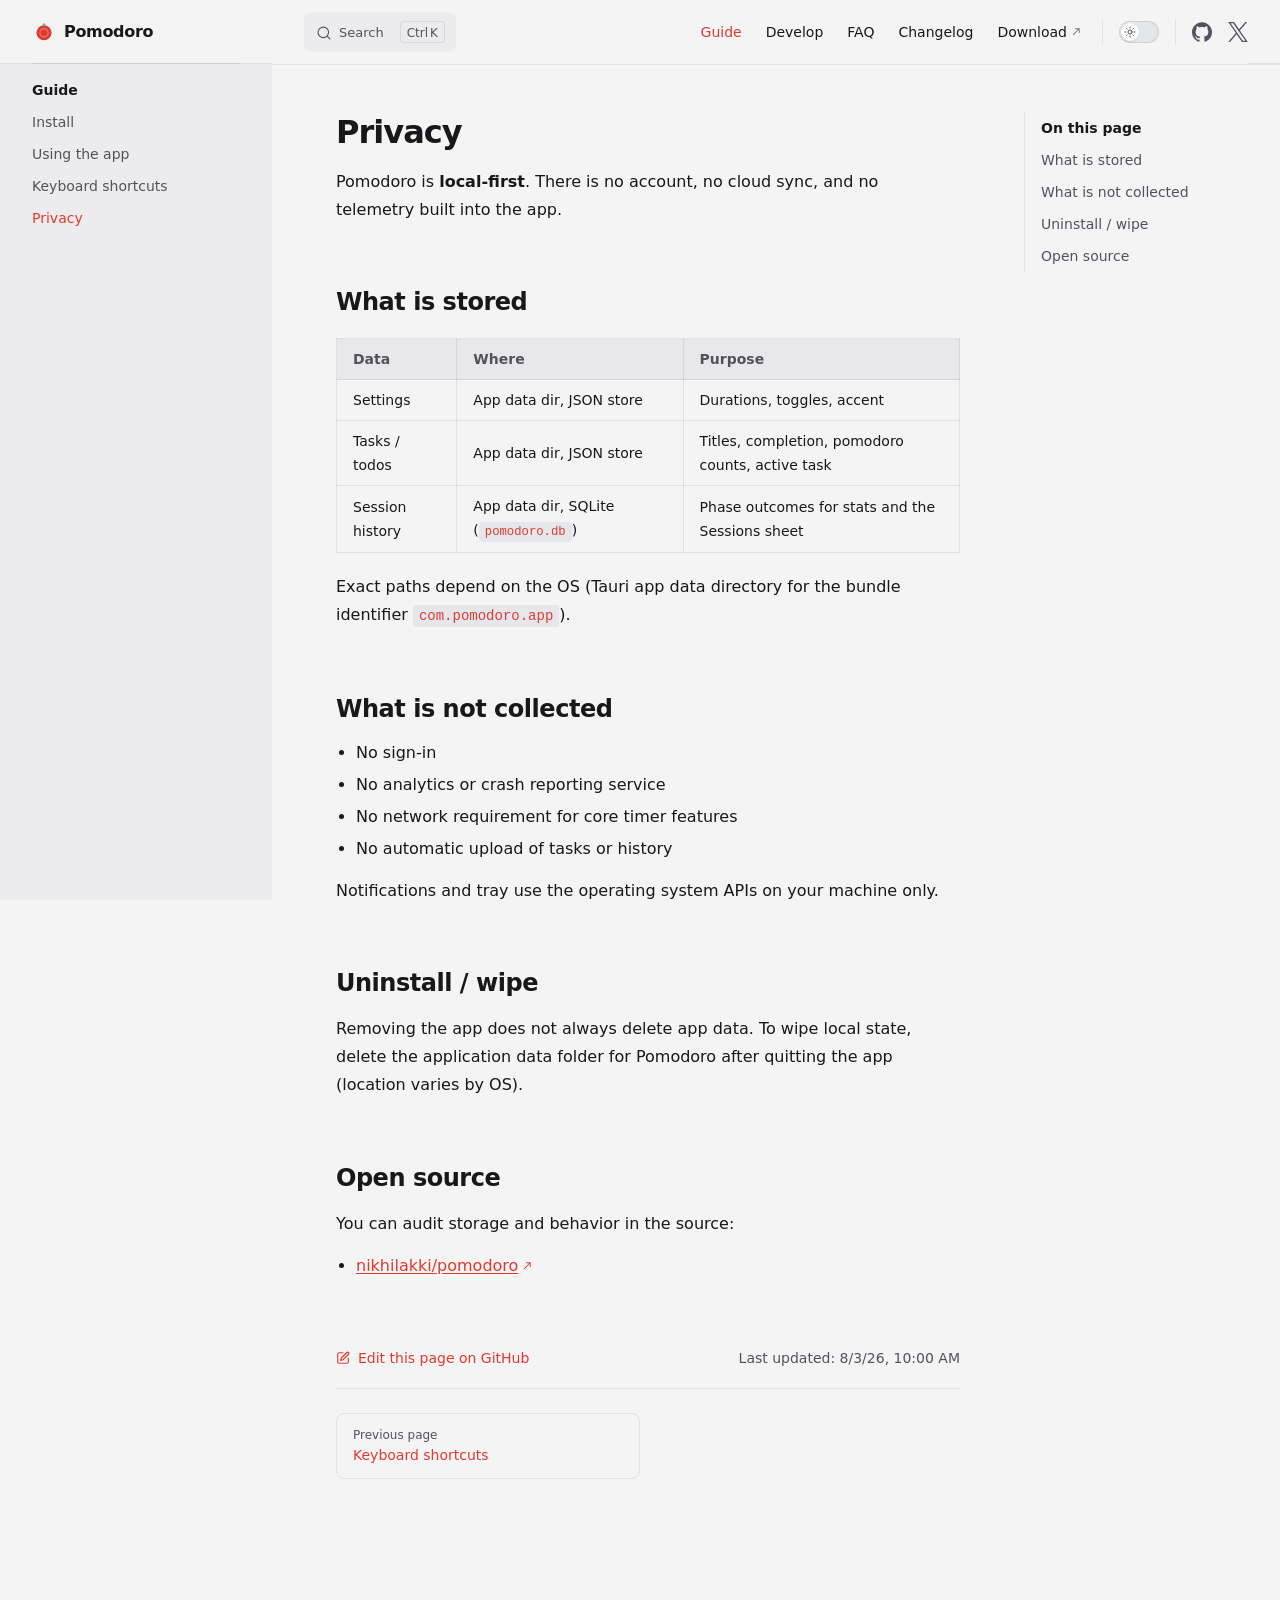
<file: guide/privacy.html>
<!DOCTYPE html>
<html lang="en-US" dir="ltr">
  <head>
    <meta charset="utf-8">
    <meta name="viewport" content="width=device-width,initial-scale=1">
    <title>Privacy | Pomodoro</title>
    <meta name="description" content="Minimal, iOS-native Pomodoro timer for macOS, Windows, and Linux. Local-first, open source.">
    <meta name="generator" content="VitePress v1.6.4">
    <link rel="preload stylesheet" href="/assets/style.CRGmArM4.css" as="style">
    <link rel="preload stylesheet" href="/vp-icons.css" as="style">
    
    <script type="module" src="/assets/app.fJDDFkZy.js"></script>
    <link rel="preload" href="/assets/inter-roman-latin.Di8DUHzh.woff2" as="font" type="font/woff2" crossorigin="">
    <link rel="modulepreload" href="/assets/chunks/theme.OLKAyQsv.js">
    <link rel="modulepreload" href="/assets/chunks/framework.ystBm8og.js">
    <link rel="modulepreload" href="/assets/guide_privacy.md.D7m9GMHD.lean.js">
    <link rel="icon" type="image/svg+xml" href="/favicon.svg">
    <meta name="theme-color" content="#e03a30">
    <meta property="og:type" content="website">
    <meta property="og:title" content="Pomodoro">
    <meta property="og:description" content="Minimal Pomodoro timer for macOS, Windows, and Linux. Local-first, open source.">
    <meta property="og:image" content="/hero-app.jpg">
    <meta name="twitter:card" content="summary_large_image">
    <script id="check-dark-mode">(()=>{const e=localStorage.getItem("vitepress-theme-appearance")||"auto",a=window.matchMedia("(prefers-color-scheme: dark)").matches;(!e||e==="auto"?a:e==="dark")&&document.documentElement.classList.add("dark")})();</script>
    <script id="check-mac-os">document.documentElement.classList.toggle("mac",/Mac|iPhone|iPod|iPad/i.test(navigator.platform));</script>
  </head>
  <body>
    <div id="app"><div class="Layout" data-v-87b95126><!--[--><!--]--><!--[--><span tabindex="-1" data-v-c3f4d0b4></span><a href="#VPContent" class="VPSkipLink visually-hidden" data-v-c3f4d0b4>Skip to content</a><!--]--><!----><header class="VPNav" data-v-87b95126 data-v-f5208972><div class="VPNavBar" data-v-f5208972 data-v-31cafd4a><div class="wrapper" data-v-31cafd4a><div class="container" data-v-31cafd4a><div class="title" data-v-31cafd4a><div class="VPNavBarTitle has-sidebar" data-v-31cafd4a data-v-61d838e7><a class="title" href="/" data-v-61d838e7><!--[--><!--]--><!--[--><img class="VPImage logo" src="/logo.svg" alt="Pomodoro" data-v-eff4b413><!--]--><span data-v-61d838e7>Pomodoro</span><!--[--><!--]--></a></div></div><div class="content" data-v-31cafd4a><div class="content-body" data-v-31cafd4a><!--[--><!--]--><div class="VPNavBarSearch search" data-v-31cafd4a><!--[--><!----><div id="local-search"><button type="button" class="DocSearch DocSearch-Button" aria-label="Search"><span class="DocSearch-Button-Container"><span class="vp-icon DocSearch-Search-Icon"></span><span class="DocSearch-Button-Placeholder">Search</span></span><span class="DocSearch-Button-Keys"><kbd class="DocSearch-Button-Key"></kbd><kbd class="DocSearch-Button-Key">K</kbd></span></button></div><!--]--></div><nav aria-labelledby="main-nav-aria-label" class="VPNavBarMenu menu" data-v-31cafd4a data-v-37f8645a><span id="main-nav-aria-label" class="visually-hidden" data-v-37f8645a> Main Navigation </span><!--[--><!--[--><a class="VPLink link VPNavBarMenuLink active" href="/guide/install" tabindex="0" data-v-37f8645a data-v-16bc082e><!--[--><span data-v-16bc082e>Guide</span><!--]--></a><!--]--><!--[--><a class="VPLink link VPNavBarMenuLink" href="/develop/setup" tabindex="0" data-v-37f8645a data-v-16bc082e><!--[--><span data-v-16bc082e>Develop</span><!--]--></a><!--]--><!--[--><a class="VPLink link VPNavBarMenuLink" href="/faq" tabindex="0" data-v-37f8645a data-v-16bc082e><!--[--><span data-v-16bc082e>FAQ</span><!--]--></a><!--]--><!--[--><a class="VPLink link VPNavBarMenuLink" href="/changelog" tabindex="0" data-v-37f8645a data-v-16bc082e><!--[--><span data-v-16bc082e>Changelog</span><!--]--></a><!--]--><!--[--><a class="VPLink link vp-external-link-icon VPNavBarMenuLink" href="https://github.com/nikhilakki/pomodoro/releases/latest" target="_blank" rel="noreferrer" tabindex="0" data-v-37f8645a data-v-16bc082e><!--[--><span data-v-16bc082e>Download</span><!--]--></a><!--]--><!--]--></nav><!----><div class="VPNavBarAppearance appearance" data-v-31cafd4a data-v-1fe048d3><button class="VPSwitch VPSwitchAppearance" type="button" role="switch" title aria-checked="false" data-v-1fe048d3 data-v-9652eaa5 data-v-5b12fa32><span class="check" data-v-5b12fa32><span class="icon" data-v-5b12fa32><!--[--><span class="vpi-sun sun" data-v-9652eaa5></span><span class="vpi-moon moon" data-v-9652eaa5></span><!--]--></span></span></button></div><div class="VPSocialLinks VPNavBarSocialLinks social-links" data-v-31cafd4a data-v-ffd26da4 data-v-d12e0ce8><!--[--><a class="VPSocialLink no-icon" href="https://github.com/nikhilakki/pomodoro" aria-label="github" target="_blank" rel="noopener" data-v-d12e0ce8 data-v-e7a4171d><span class="vpi-social-github"></span></a><a class="VPSocialLink no-icon" href="https://x.com/nik_akki" aria-label="x" target="_blank" rel="noopener" data-v-d12e0ce8 data-v-e7a4171d><span class="vpi-social-x"></span></a><!--]--></div><div class="VPFlyout VPNavBarExtra extra" data-v-31cafd4a data-v-359cd672 data-v-d31c2359><button type="button" class="button" aria-haspopup="true" aria-expanded="false" aria-label="extra navigation" data-v-d31c2359><span class="vpi-more-horizontal icon" data-v-d31c2359></span></button><div class="menu" data-v-d31c2359><div class="VPMenu" data-v-d31c2359 data-v-c9376f54><!----><!--[--><!--[--><!----><div class="group" data-v-359cd672><div class="item appearance" data-v-359cd672><p class="label" data-v-359cd672>Appearance</p><div class="appearance-action" data-v-359cd672><button class="VPSwitch VPSwitchAppearance" type="button" role="switch" title aria-checked="false" data-v-359cd672 data-v-9652eaa5 data-v-5b12fa32><span class="check" data-v-5b12fa32><span class="icon" data-v-5b12fa32><!--[--><span class="vpi-sun sun" data-v-9652eaa5></span><span class="vpi-moon moon" data-v-9652eaa5></span><!--]--></span></span></button></div></div></div><div class="group" data-v-359cd672><div class="item social-links" data-v-359cd672><div class="VPSocialLinks social-links-list" data-v-359cd672 data-v-d12e0ce8><!--[--><a class="VPSocialLink no-icon" href="https://github.com/nikhilakki/pomodoro" aria-label="github" target="_blank" rel="noopener" data-v-d12e0ce8 data-v-e7a4171d><span class="vpi-social-github"></span></a><a class="VPSocialLink no-icon" href="https://x.com/nik_akki" aria-label="x" target="_blank" rel="noopener" data-v-d12e0ce8 data-v-e7a4171d><span class="vpi-social-x"></span></a><!--]--></div></div></div><!--]--><!--]--></div></div></div><!--[--><!--]--><button type="button" class="VPNavBarHamburger hamburger" aria-label="mobile navigation" aria-expanded="false" aria-controls="VPNavScreen" data-v-31cafd4a data-v-094c0ea0><span class="container" data-v-094c0ea0><span class="top" data-v-094c0ea0></span><span class="middle" data-v-094c0ea0></span><span class="bottom" data-v-094c0ea0></span></span></button></div></div></div></div><div class="divider" data-v-31cafd4a><div class="divider-line" data-v-31cafd4a></div></div></div><!----></header><div class="VPLocalNav has-sidebar empty" data-v-87b95126 data-v-b51e50e2><div class="container" data-v-b51e50e2><button class="menu" aria-expanded="false" aria-controls="VPSidebarNav" data-v-b51e50e2><span class="vpi-align-left menu-icon" data-v-b51e50e2></span><span class="menu-text" data-v-b51e50e2>Menu</span></button><div class="VPLocalNavOutlineDropdown" style="--vp-vh:0px;" data-v-b51e50e2 data-v-167fe2a5><button data-v-167fe2a5>Return to top</button><!----></div></div></div><aside class="VPSidebar" data-v-87b95126 data-v-a5f230b9><div class="curtain" data-v-a5f230b9></div><nav class="nav" id="VPSidebarNav" aria-labelledby="sidebar-aria-label" tabindex="-1" data-v-a5f230b9><span class="visually-hidden" id="sidebar-aria-label" data-v-a5f230b9> Sidebar Navigation </span><!--[--><!--]--><!--[--><div class="no-transition group" data-v-56f4d736><section class="VPSidebarItem level-0 has-active" data-v-56f4d736 data-v-3205c7a7><div class="item" role="button" tabindex="0" data-v-3205c7a7><div class="indicator" data-v-3205c7a7></div><h2 class="text" data-v-3205c7a7>Guide</h2><!----></div><div class="items" data-v-3205c7a7><!--[--><div class="VPSidebarItem level-1 is-link" data-v-3205c7a7><div class="item" data-v-3205c7a7><div class="indicator" data-v-3205c7a7></div><a class="VPLink link link" href="/guide/install" data-v-3205c7a7><!--[--><p class="text" data-v-3205c7a7>Install</p><!--]--></a><!----></div><!----></div><div class="VPSidebarItem level-1 is-link" data-v-3205c7a7><div class="item" data-v-3205c7a7><div class="indicator" data-v-3205c7a7></div><a class="VPLink link link" href="/guide/usage" data-v-3205c7a7><!--[--><p class="text" data-v-3205c7a7>Using the app</p><!--]--></a><!----></div><!----></div><div class="VPSidebarItem level-1 is-link" data-v-3205c7a7><div class="item" data-v-3205c7a7><div class="indicator" data-v-3205c7a7></div><a class="VPLink link link" href="/guide/keyboard" data-v-3205c7a7><!--[--><p class="text" data-v-3205c7a7>Keyboard shortcuts</p><!--]--></a><!----></div><!----></div><div class="VPSidebarItem level-1 is-link" data-v-3205c7a7><div class="item" data-v-3205c7a7><div class="indicator" data-v-3205c7a7></div><a class="VPLink link link" href="/guide/privacy" data-v-3205c7a7><!--[--><p class="text" data-v-3205c7a7>Privacy</p><!--]--></a><!----></div><!----></div><!--]--></div></section></div><!--]--><!--[--><!--]--></nav></aside><div class="VPContent has-sidebar" id="VPContent" data-v-87b95126 data-v-06db0d4b><div class="VPDoc has-sidebar has-aside" data-v-06db0d4b data-v-3e971cc0><!--[--><!--]--><div class="container" data-v-3e971cc0><div class="aside" data-v-3e971cc0><div class="aside-curtain" data-v-3e971cc0></div><div class="aside-container" data-v-3e971cc0><div class="aside-content" data-v-3e971cc0><div class="VPDocAside" data-v-3e971cc0 data-v-58c47e4c><!--[--><!--]--><!--[--><!--]--><nav aria-labelledby="doc-outline-aria-label" class="VPDocAsideOutline" data-v-58c47e4c data-v-8d3b6124><div class="content" data-v-8d3b6124><div class="outline-marker" data-v-8d3b6124></div><div aria-level="2" class="outline-title" id="doc-outline-aria-label" role="heading" data-v-8d3b6124>On this page</div><ul class="VPDocOutlineItem root" data-v-8d3b6124 data-v-d6143155><!--[--><!--]--></ul></div></nav><!--[--><!--]--><div class="spacer" data-v-58c47e4c></div><!--[--><!--]--><!----><!--[--><!--]--><!--[--><!--]--></div></div></div></div><div class="content" data-v-3e971cc0><div class="content-container" data-v-3e971cc0><!--[--><!--]--><main class="main" data-v-3e971cc0><div style="position:relative;" class="vp-doc _guide_privacy external-link-icon-enabled" data-v-3e971cc0><div><h1 id="privacy" tabindex="-1">Privacy <a class="header-anchor" href="#privacy" aria-label="Permalink to &quot;Privacy&quot;">​</a></h1><p>Pomodoro is <strong>local-first</strong>. There is no account, no cloud sync, and no telemetry built into the app.</p><h2 id="what-is-stored" tabindex="-1">What is stored <a class="header-anchor" href="#what-is-stored" aria-label="Permalink to &quot;What is stored&quot;">​</a></h2><table tabindex="0"><thead><tr><th>Data</th><th>Where</th><th>Purpose</th></tr></thead><tbody><tr><td>Settings</td><td>App data dir, JSON store</td><td>Durations, toggles, accent</td></tr><tr><td>Tasks / todos</td><td>App data dir, JSON store</td><td>Titles, completion, pomodoro counts, active task</td></tr><tr><td>Session history</td><td>App data dir, SQLite (<code>pomodoro.db</code>)</td><td>Phase outcomes for stats and the Sessions sheet</td></tr></tbody></table><p>Exact paths depend on the OS (Tauri app data directory for the bundle identifier <code>com.pomodoro.app</code>).</p><h2 id="what-is-not-collected" tabindex="-1">What is not collected <a class="header-anchor" href="#what-is-not-collected" aria-label="Permalink to &quot;What is not collected&quot;">​</a></h2><ul><li>No sign-in</li><li>No analytics or crash reporting service</li><li>No network requirement for core timer features</li><li>No automatic upload of tasks or history</li></ul><p>Notifications and tray use the operating system APIs on your machine only.</p><h2 id="uninstall-wipe" tabindex="-1">Uninstall / wipe <a class="header-anchor" href="#uninstall-wipe" aria-label="Permalink to &quot;Uninstall / wipe&quot;">​</a></h2><p>Removing the app does not always delete app data. To wipe local state, delete the application data folder for Pomodoro after quitting the app (location varies by OS).</p><h2 id="open-source" tabindex="-1">Open source <a class="header-anchor" href="#open-source" aria-label="Permalink to &quot;Open source&quot;">​</a></h2><p>You can audit storage and behavior in the source:</p><ul><li><a href="https://github.com/nikhilakki/pomodoro" target="_blank" rel="noreferrer">nikhilakki/pomodoro</a></li></ul></div></div></main><footer class="VPDocFooter" data-v-3e971cc0 data-v-28c42c5d><!--[--><!--]--><div class="edit-info" data-v-28c42c5d><div class="edit-link" data-v-28c42c5d><a class="VPLink link vp-external-link-icon no-icon edit-link-button" href="https://github.com/nikhilakki/pomodoro/edit/main/docs/docs/guide/privacy.md" target="_blank" rel="noreferrer" data-v-28c42c5d><!--[--><span class="vpi-square-pen edit-link-icon" data-v-28c42c5d></span> Edit this page on GitHub<!--]--></a></div><div class="last-updated" data-v-28c42c5d><p class="VPLastUpdated" data-v-28c42c5d data-v-7f1cfca3>Last updated: <time datetime="2026-08-03T10:00:37.000Z" data-v-7f1cfca3></time></p></div></div><nav class="prev-next" aria-labelledby="doc-footer-aria-label" data-v-28c42c5d><span class="visually-hidden" id="doc-footer-aria-label" data-v-28c42c5d>Pager</span><div class="pager" data-v-28c42c5d><a class="VPLink link pager-link prev" href="/guide/keyboard" data-v-28c42c5d><!--[--><span class="desc" data-v-28c42c5d>Previous page</span><span class="title" data-v-28c42c5d>Keyboard shortcuts</span><!--]--></a></div><div class="pager" data-v-28c42c5d><!----></div></nav></footer><!--[--><!--]--></div></div></div><!--[--><!--]--></div></div><footer class="VPFooter has-sidebar" data-v-87b95126 data-v-f643406f><div class="container" data-v-f643406f><p class="message" data-v-f643406f>Released under the MIT License.</p><p class="copyright" data-v-f643406f>Copyright © 2026 nikhilakki</p></div></footer><!--[--><!--]--></div></div>
    <script>window.__VP_HASH_MAP__=JSON.parse("{\"changelog.md\":\"C8im4HhQ\",\"develop_architecture.md\":\"_GAqZSby\",\"develop_releasing.md\":\"DjDG97Mg\",\"develop_setup.md\":\"C6MyJKEw\",\"faq.md\":\"DdaVgcZP\",\"guide_install.md\":\"BFjsugq1\",\"guide_keyboard.md\":\"6ujZ4HXj\",\"guide_privacy.md\":\"D7m9GMHD\",\"guide_usage.md\":\"BWUjkmLj\",\"index.md\":\"s61xQgd7\"}");window.__VP_SITE_DATA__=JSON.parse("{\"lang\":\"en-US\",\"dir\":\"ltr\",\"title\":\"Pomodoro\",\"description\":\"Minimal, iOS-native Pomodoro timer for macOS, Windows, and Linux. Local-first, open source.\",\"base\":\"/\",\"head\":[],\"router\":{\"prefetchLinks\":true},\"appearance\":true,\"themeConfig\":{\"logo\":{\"src\":\"/logo.svg\",\"alt\":\"Pomodoro\"},\"siteTitle\":\"Pomodoro\",\"nav\":[{\"text\":\"Guide\",\"link\":\"/guide/install\",\"activeMatch\":\"/guide/\"},{\"text\":\"Develop\",\"link\":\"/develop/setup\",\"activeMatch\":\"/develop/\"},{\"text\":\"FAQ\",\"link\":\"/faq\"},{\"text\":\"Changelog\",\"link\":\"/changelog\"},{\"text\":\"Download\",\"link\":\"https://github.com/nikhilakki/pomodoro/releases/latest\"}],\"sidebar\":{\"/guide/\":[{\"text\":\"Guide\",\"items\":[{\"text\":\"Install\",\"link\":\"/guide/install\"},{\"text\":\"Using the app\",\"link\":\"/guide/usage\"},{\"text\":\"Keyboard shortcuts\",\"link\":\"/guide/keyboard\"},{\"text\":\"Privacy\",\"link\":\"/guide/privacy\"}]}],\"/develop/\":[{\"text\":\"Develop\",\"items\":[{\"text\":\"Setup from source\",\"link\":\"/develop/setup\"},{\"text\":\"Architecture\",\"link\":\"/develop/architecture\"},{\"text\":\"Releasing\",\"link\":\"/develop/releasing\"}]}]},\"socialLinks\":[{\"icon\":\"github\",\"link\":\"https://github.com/nikhilakki/pomodoro\"},{\"icon\":\"x\",\"link\":\"https://x.com/nik_akki\"}],\"footer\":{\"message\":\"Released under the MIT License.\",\"copyright\":\"Copyright © 2026 nikhilakki\"},\"editLink\":{\"pattern\":\"https://github.com/nikhilakki/pomodoro/edit/main/docs/docs/:path\",\"text\":\"Edit this page on GitHub\"},\"search\":{\"provider\":\"local\"},\"outline\":{\"level\":[2,3]},\"externalLinkIcon\":true},\"locales\":{},\"scrollOffset\":134,\"cleanUrls\":true}");</script>
    
  </body>
</html>
</file>
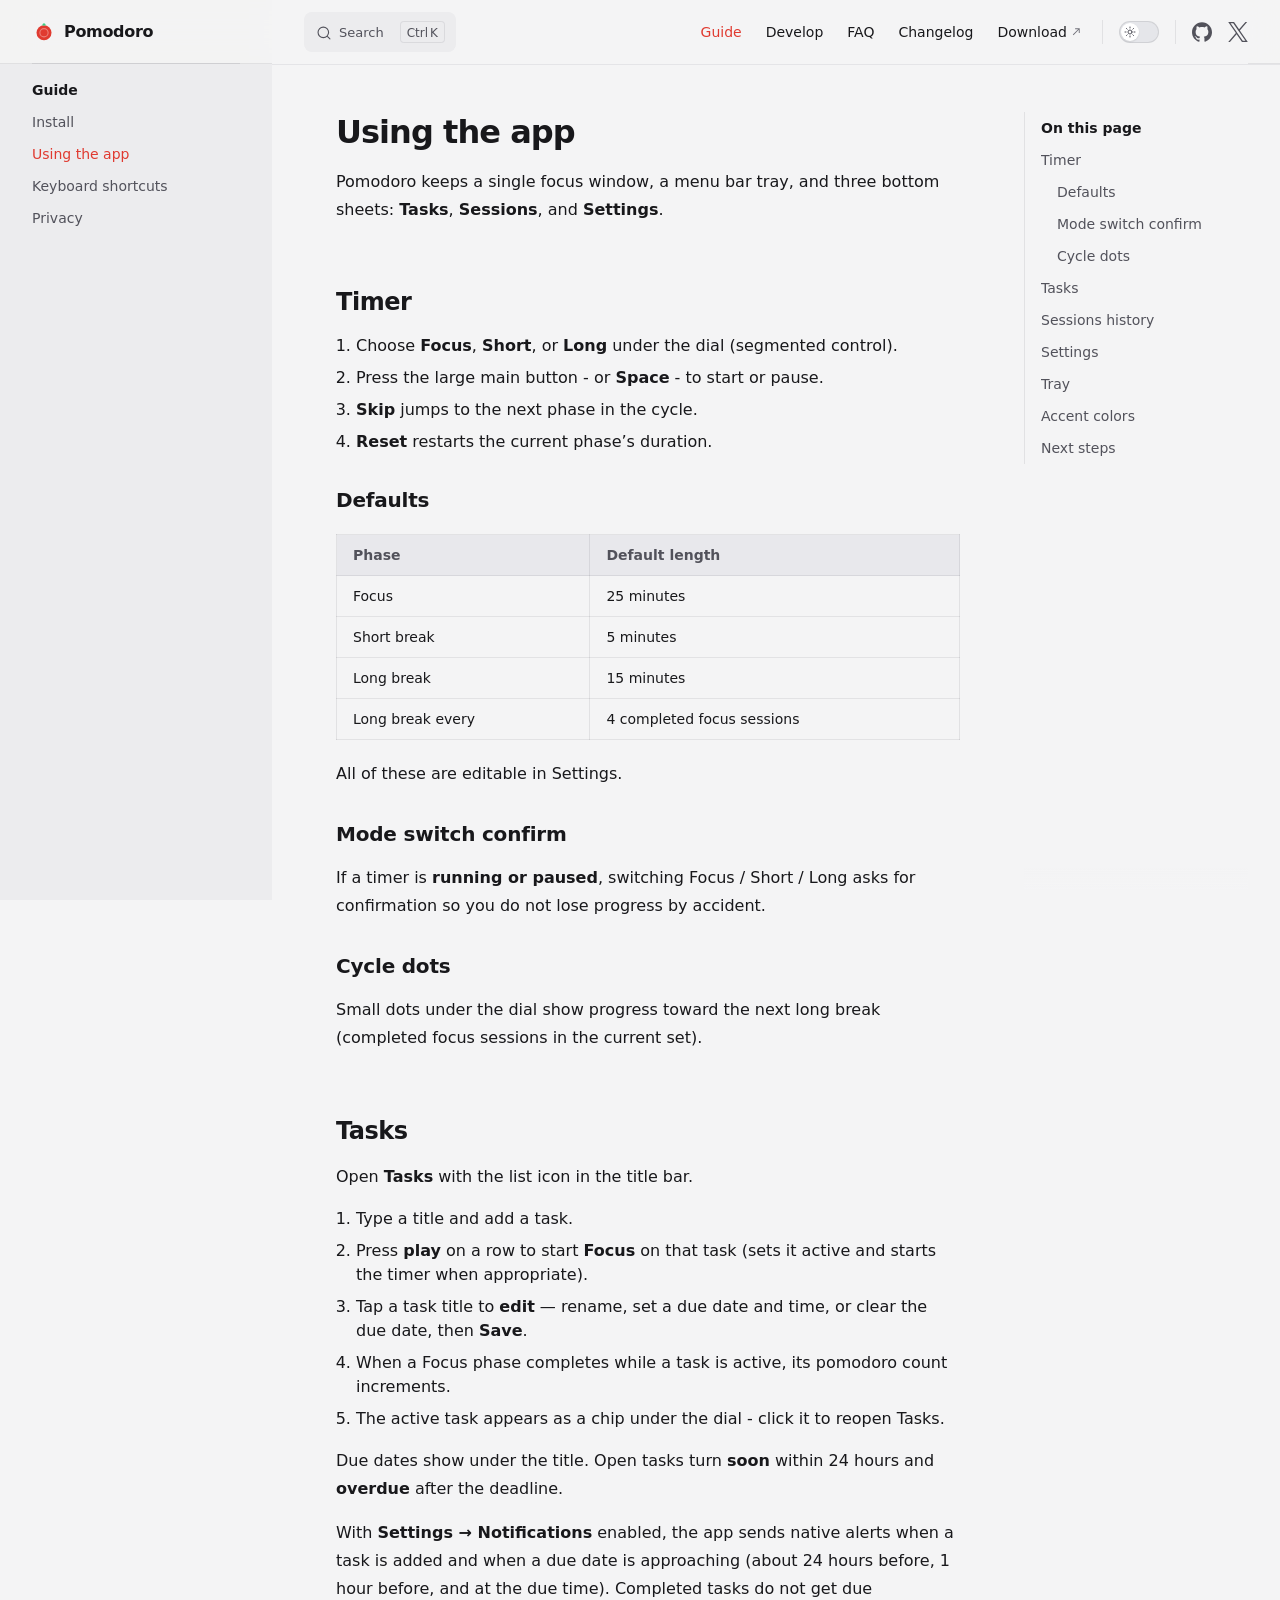
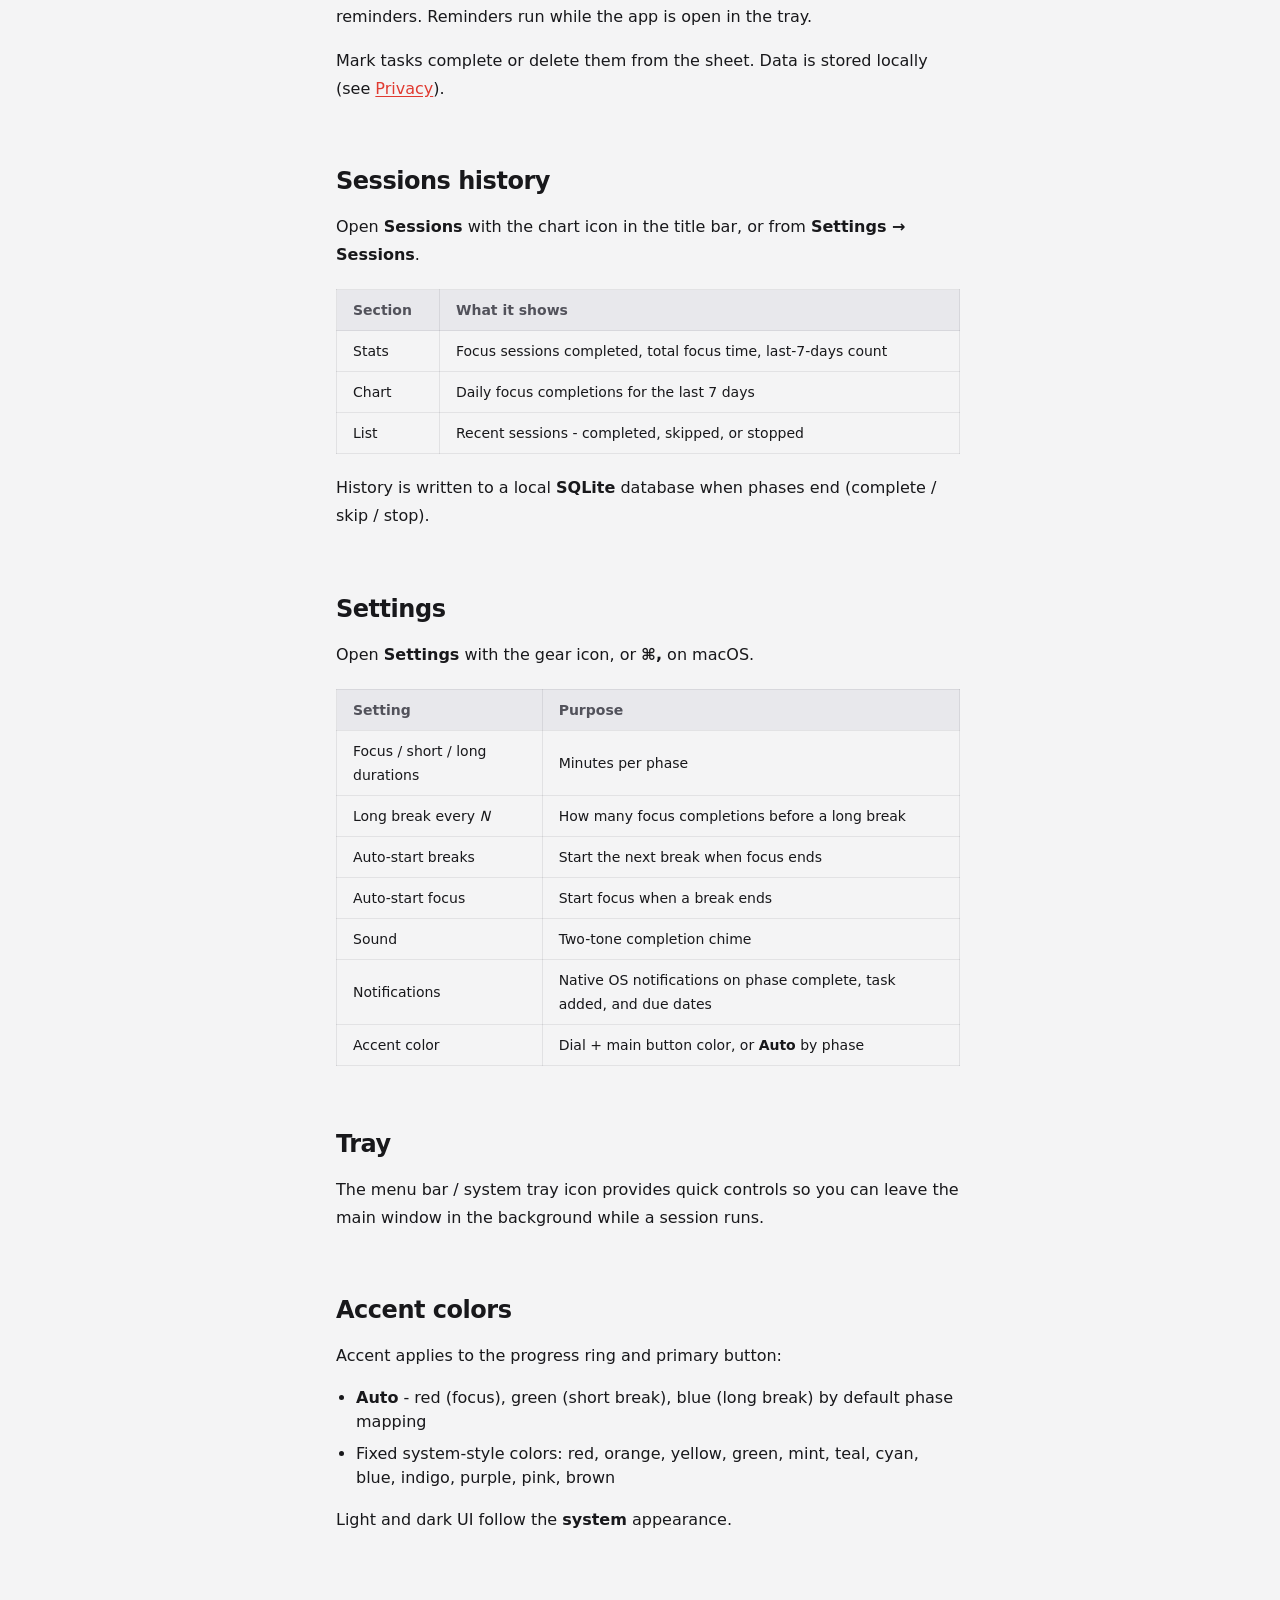
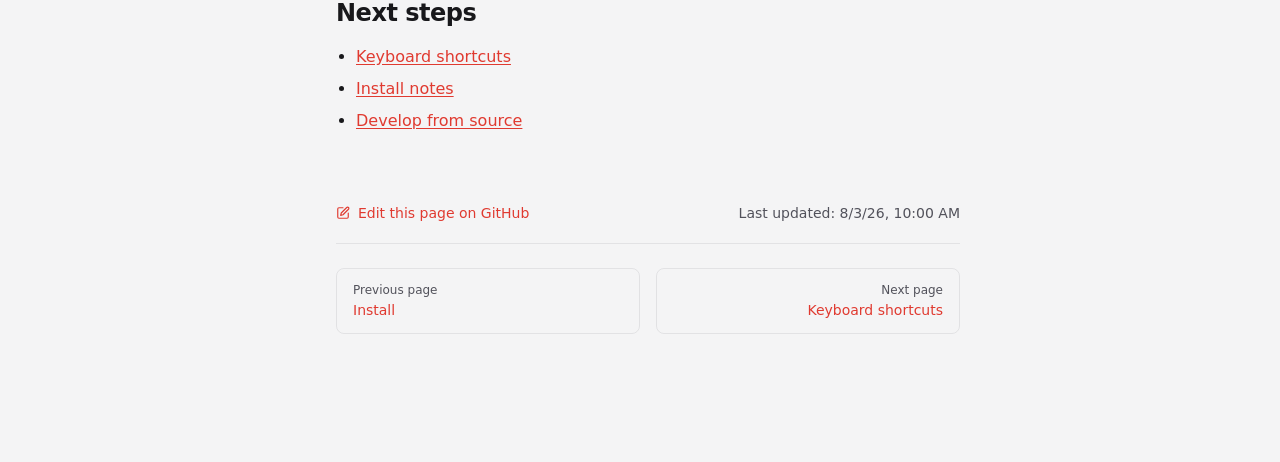
<file: guide/usage.html>
<!DOCTYPE html>
<html lang="en-US" dir="ltr">
  <head>
    <meta charset="utf-8">
    <meta name="viewport" content="width=device-width,initial-scale=1">
    <title>Using the app | Pomodoro</title>
    <meta name="description" content="Minimal, iOS-native Pomodoro timer for macOS, Windows, and Linux. Local-first, open source.">
    <meta name="generator" content="VitePress v1.6.4">
    <link rel="preload stylesheet" href="/assets/style.CRGmArM4.css" as="style">
    <link rel="preload stylesheet" href="/vp-icons.css" as="style">
    
    <script type="module" src="/assets/app.fJDDFkZy.js"></script>
    <link rel="preload" href="/assets/inter-roman-latin.Di8DUHzh.woff2" as="font" type="font/woff2" crossorigin="">
    <link rel="modulepreload" href="/assets/chunks/theme.OLKAyQsv.js">
    <link rel="modulepreload" href="/assets/chunks/framework.ystBm8og.js">
    <link rel="modulepreload" href="/assets/guide_usage.md.BWUjkmLj.lean.js">
    <link rel="icon" type="image/svg+xml" href="/favicon.svg">
    <meta name="theme-color" content="#e03a30">
    <meta property="og:type" content="website">
    <meta property="og:title" content="Pomodoro">
    <meta property="og:description" content="Minimal Pomodoro timer for macOS, Windows, and Linux. Local-first, open source.">
    <meta property="og:image" content="/hero-app.jpg">
    <meta name="twitter:card" content="summary_large_image">
    <script id="check-dark-mode">(()=>{const e=localStorage.getItem("vitepress-theme-appearance")||"auto",a=window.matchMedia("(prefers-color-scheme: dark)").matches;(!e||e==="auto"?a:e==="dark")&&document.documentElement.classList.add("dark")})();</script>
    <script id="check-mac-os">document.documentElement.classList.toggle("mac",/Mac|iPhone|iPod|iPad/i.test(navigator.platform));</script>
  </head>
  <body>
    <div id="app"><div class="Layout" data-v-87b95126><!--[--><!--]--><!--[--><span tabindex="-1" data-v-c3f4d0b4></span><a href="#VPContent" class="VPSkipLink visually-hidden" data-v-c3f4d0b4>Skip to content</a><!--]--><!----><header class="VPNav" data-v-87b95126 data-v-f5208972><div class="VPNavBar" data-v-f5208972 data-v-31cafd4a><div class="wrapper" data-v-31cafd4a><div class="container" data-v-31cafd4a><div class="title" data-v-31cafd4a><div class="VPNavBarTitle has-sidebar" data-v-31cafd4a data-v-61d838e7><a class="title" href="/" data-v-61d838e7><!--[--><!--]--><!--[--><img class="VPImage logo" src="/logo.svg" alt="Pomodoro" data-v-eff4b413><!--]--><span data-v-61d838e7>Pomodoro</span><!--[--><!--]--></a></div></div><div class="content" data-v-31cafd4a><div class="content-body" data-v-31cafd4a><!--[--><!--]--><div class="VPNavBarSearch search" data-v-31cafd4a><!--[--><!----><div id="local-search"><button type="button" class="DocSearch DocSearch-Button" aria-label="Search"><span class="DocSearch-Button-Container"><span class="vp-icon DocSearch-Search-Icon"></span><span class="DocSearch-Button-Placeholder">Search</span></span><span class="DocSearch-Button-Keys"><kbd class="DocSearch-Button-Key"></kbd><kbd class="DocSearch-Button-Key">K</kbd></span></button></div><!--]--></div><nav aria-labelledby="main-nav-aria-label" class="VPNavBarMenu menu" data-v-31cafd4a data-v-37f8645a><span id="main-nav-aria-label" class="visually-hidden" data-v-37f8645a> Main Navigation </span><!--[--><!--[--><a class="VPLink link VPNavBarMenuLink active" href="/guide/install" tabindex="0" data-v-37f8645a data-v-16bc082e><!--[--><span data-v-16bc082e>Guide</span><!--]--></a><!--]--><!--[--><a class="VPLink link VPNavBarMenuLink" href="/develop/setup" tabindex="0" data-v-37f8645a data-v-16bc082e><!--[--><span data-v-16bc082e>Develop</span><!--]--></a><!--]--><!--[--><a class="VPLink link VPNavBarMenuLink" href="/faq" tabindex="0" data-v-37f8645a data-v-16bc082e><!--[--><span data-v-16bc082e>FAQ</span><!--]--></a><!--]--><!--[--><a class="VPLink link VPNavBarMenuLink" href="/changelog" tabindex="0" data-v-37f8645a data-v-16bc082e><!--[--><span data-v-16bc082e>Changelog</span><!--]--></a><!--]--><!--[--><a class="VPLink link vp-external-link-icon VPNavBarMenuLink" href="https://github.com/nikhilakki/pomodoro/releases/latest" target="_blank" rel="noreferrer" tabindex="0" data-v-37f8645a data-v-16bc082e><!--[--><span data-v-16bc082e>Download</span><!--]--></a><!--]--><!--]--></nav><!----><div class="VPNavBarAppearance appearance" data-v-31cafd4a data-v-1fe048d3><button class="VPSwitch VPSwitchAppearance" type="button" role="switch" title aria-checked="false" data-v-1fe048d3 data-v-9652eaa5 data-v-5b12fa32><span class="check" data-v-5b12fa32><span class="icon" data-v-5b12fa32><!--[--><span class="vpi-sun sun" data-v-9652eaa5></span><span class="vpi-moon moon" data-v-9652eaa5></span><!--]--></span></span></button></div><div class="VPSocialLinks VPNavBarSocialLinks social-links" data-v-31cafd4a data-v-ffd26da4 data-v-d12e0ce8><!--[--><a class="VPSocialLink no-icon" href="https://github.com/nikhilakki/pomodoro" aria-label="github" target="_blank" rel="noopener" data-v-d12e0ce8 data-v-e7a4171d><span class="vpi-social-github"></span></a><a class="VPSocialLink no-icon" href="https://x.com/nik_akki" aria-label="x" target="_blank" rel="noopener" data-v-d12e0ce8 data-v-e7a4171d><span class="vpi-social-x"></span></a><!--]--></div><div class="VPFlyout VPNavBarExtra extra" data-v-31cafd4a data-v-359cd672 data-v-d31c2359><button type="button" class="button" aria-haspopup="true" aria-expanded="false" aria-label="extra navigation" data-v-d31c2359><span class="vpi-more-horizontal icon" data-v-d31c2359></span></button><div class="menu" data-v-d31c2359><div class="VPMenu" data-v-d31c2359 data-v-c9376f54><!----><!--[--><!--[--><!----><div class="group" data-v-359cd672><div class="item appearance" data-v-359cd672><p class="label" data-v-359cd672>Appearance</p><div class="appearance-action" data-v-359cd672><button class="VPSwitch VPSwitchAppearance" type="button" role="switch" title aria-checked="false" data-v-359cd672 data-v-9652eaa5 data-v-5b12fa32><span class="check" data-v-5b12fa32><span class="icon" data-v-5b12fa32><!--[--><span class="vpi-sun sun" data-v-9652eaa5></span><span class="vpi-moon moon" data-v-9652eaa5></span><!--]--></span></span></button></div></div></div><div class="group" data-v-359cd672><div class="item social-links" data-v-359cd672><div class="VPSocialLinks social-links-list" data-v-359cd672 data-v-d12e0ce8><!--[--><a class="VPSocialLink no-icon" href="https://github.com/nikhilakki/pomodoro" aria-label="github" target="_blank" rel="noopener" data-v-d12e0ce8 data-v-e7a4171d><span class="vpi-social-github"></span></a><a class="VPSocialLink no-icon" href="https://x.com/nik_akki" aria-label="x" target="_blank" rel="noopener" data-v-d12e0ce8 data-v-e7a4171d><span class="vpi-social-x"></span></a><!--]--></div></div></div><!--]--><!--]--></div></div></div><!--[--><!--]--><button type="button" class="VPNavBarHamburger hamburger" aria-label="mobile navigation" aria-expanded="false" aria-controls="VPNavScreen" data-v-31cafd4a data-v-094c0ea0><span class="container" data-v-094c0ea0><span class="top" data-v-094c0ea0></span><span class="middle" data-v-094c0ea0></span><span class="bottom" data-v-094c0ea0></span></span></button></div></div></div></div><div class="divider" data-v-31cafd4a><div class="divider-line" data-v-31cafd4a></div></div></div><!----></header><div class="VPLocalNav has-sidebar empty" data-v-87b95126 data-v-b51e50e2><div class="container" data-v-b51e50e2><button class="menu" aria-expanded="false" aria-controls="VPSidebarNav" data-v-b51e50e2><span class="vpi-align-left menu-icon" data-v-b51e50e2></span><span class="menu-text" data-v-b51e50e2>Menu</span></button><div class="VPLocalNavOutlineDropdown" style="--vp-vh:0px;" data-v-b51e50e2 data-v-167fe2a5><button data-v-167fe2a5>Return to top</button><!----></div></div></div><aside class="VPSidebar" data-v-87b95126 data-v-a5f230b9><div class="curtain" data-v-a5f230b9></div><nav class="nav" id="VPSidebarNav" aria-labelledby="sidebar-aria-label" tabindex="-1" data-v-a5f230b9><span class="visually-hidden" id="sidebar-aria-label" data-v-a5f230b9> Sidebar Navigation </span><!--[--><!--]--><!--[--><div class="no-transition group" data-v-56f4d736><section class="VPSidebarItem level-0 has-active" data-v-56f4d736 data-v-3205c7a7><div class="item" role="button" tabindex="0" data-v-3205c7a7><div class="indicator" data-v-3205c7a7></div><h2 class="text" data-v-3205c7a7>Guide</h2><!----></div><div class="items" data-v-3205c7a7><!--[--><div class="VPSidebarItem level-1 is-link" data-v-3205c7a7><div class="item" data-v-3205c7a7><div class="indicator" data-v-3205c7a7></div><a class="VPLink link link" href="/guide/install" data-v-3205c7a7><!--[--><p class="text" data-v-3205c7a7>Install</p><!--]--></a><!----></div><!----></div><div class="VPSidebarItem level-1 is-link" data-v-3205c7a7><div class="item" data-v-3205c7a7><div class="indicator" data-v-3205c7a7></div><a class="VPLink link link" href="/guide/usage" data-v-3205c7a7><!--[--><p class="text" data-v-3205c7a7>Using the app</p><!--]--></a><!----></div><!----></div><div class="VPSidebarItem level-1 is-link" data-v-3205c7a7><div class="item" data-v-3205c7a7><div class="indicator" data-v-3205c7a7></div><a class="VPLink link link" href="/guide/keyboard" data-v-3205c7a7><!--[--><p class="text" data-v-3205c7a7>Keyboard shortcuts</p><!--]--></a><!----></div><!----></div><div class="VPSidebarItem level-1 is-link" data-v-3205c7a7><div class="item" data-v-3205c7a7><div class="indicator" data-v-3205c7a7></div><a class="VPLink link link" href="/guide/privacy" data-v-3205c7a7><!--[--><p class="text" data-v-3205c7a7>Privacy</p><!--]--></a><!----></div><!----></div><!--]--></div></section></div><!--]--><!--[--><!--]--></nav></aside><div class="VPContent has-sidebar" id="VPContent" data-v-87b95126 data-v-06db0d4b><div class="VPDoc has-sidebar has-aside" data-v-06db0d4b data-v-3e971cc0><!--[--><!--]--><div class="container" data-v-3e971cc0><div class="aside" data-v-3e971cc0><div class="aside-curtain" data-v-3e971cc0></div><div class="aside-container" data-v-3e971cc0><div class="aside-content" data-v-3e971cc0><div class="VPDocAside" data-v-3e971cc0 data-v-58c47e4c><!--[--><!--]--><!--[--><!--]--><nav aria-labelledby="doc-outline-aria-label" class="VPDocAsideOutline" data-v-58c47e4c data-v-8d3b6124><div class="content" data-v-8d3b6124><div class="outline-marker" data-v-8d3b6124></div><div aria-level="2" class="outline-title" id="doc-outline-aria-label" role="heading" data-v-8d3b6124>On this page</div><ul class="VPDocOutlineItem root" data-v-8d3b6124 data-v-d6143155><!--[--><!--]--></ul></div></nav><!--[--><!--]--><div class="spacer" data-v-58c47e4c></div><!--[--><!--]--><!----><!--[--><!--]--><!--[--><!--]--></div></div></div></div><div class="content" data-v-3e971cc0><div class="content-container" data-v-3e971cc0><!--[--><!--]--><main class="main" data-v-3e971cc0><div style="position:relative;" class="vp-doc _guide_usage external-link-icon-enabled" data-v-3e971cc0><div><h1 id="using-the-app" tabindex="-1">Using the app <a class="header-anchor" href="#using-the-app" aria-label="Permalink to &quot;Using the app&quot;">​</a></h1><p>Pomodoro keeps a single focus window, a menu bar tray, and three bottom sheets: <strong>Tasks</strong>, <strong>Sessions</strong>, and <strong>Settings</strong>.</p><h2 id="timer" tabindex="-1">Timer <a class="header-anchor" href="#timer" aria-label="Permalink to &quot;Timer&quot;">​</a></h2><ol><li>Choose <strong>Focus</strong>, <strong>Short</strong>, or <strong>Long</strong> under the dial (segmented control).</li><li>Press the large main button - or <strong>Space</strong> - to start or pause.</li><li><strong>Skip</strong> jumps to the next phase in the cycle.</li><li><strong>Reset</strong> restarts the current phase’s duration.</li></ol><h3 id="defaults" tabindex="-1">Defaults <a class="header-anchor" href="#defaults" aria-label="Permalink to &quot;Defaults&quot;">​</a></h3><table tabindex="0"><thead><tr><th>Phase</th><th>Default length</th></tr></thead><tbody><tr><td>Focus</td><td>25 minutes</td></tr><tr><td>Short break</td><td>5 minutes</td></tr><tr><td>Long break</td><td>15 minutes</td></tr><tr><td>Long break every</td><td>4 completed focus sessions</td></tr></tbody></table><p>All of these are editable in Settings.</p><h3 id="mode-switch-confirm" tabindex="-1">Mode switch confirm <a class="header-anchor" href="#mode-switch-confirm" aria-label="Permalink to &quot;Mode switch confirm&quot;">​</a></h3><p>If a timer is <strong>running or paused</strong>, switching Focus / Short / Long asks for confirmation so you do not lose progress by accident.</p><h3 id="cycle-dots" tabindex="-1">Cycle dots <a class="header-anchor" href="#cycle-dots" aria-label="Permalink to &quot;Cycle dots&quot;">​</a></h3><p>Small dots under the dial show progress toward the next long break (completed focus sessions in the current set).</p><h2 id="tasks" tabindex="-1">Tasks <a class="header-anchor" href="#tasks" aria-label="Permalink to &quot;Tasks&quot;">​</a></h2><p>Open <strong>Tasks</strong> with the list icon in the title bar.</p><ol><li>Type a title and add a task.</li><li>Press <strong>play</strong> on a row to start <strong>Focus</strong> on that task (sets it active and starts the timer when appropriate).</li><li>Tap a task title to <strong>edit</strong> — rename, set a due date and time, or clear the due date, then <strong>Save</strong>.</li><li>When a Focus phase completes while a task is active, its pomodoro count increments.</li><li>The active task appears as a chip under the dial - click it to reopen Tasks.</li></ol><p>Due dates show under the title. Open tasks turn <strong>soon</strong> within 24 hours and <strong>overdue</strong> after the deadline.</p><p>With <strong>Settings → Notifications</strong> enabled, the app sends native alerts when a task is added and when a due date is approaching (about 24 hours before, 1 hour before, and at the due time). Completed tasks do not get due reminders. Reminders run while the app is open in the tray.</p><p>Mark tasks complete or delete them from the sheet. Data is stored locally (see <a href="/guide/privacy">Privacy</a>).</p><h2 id="sessions-history" tabindex="-1">Sessions history <a class="header-anchor" href="#sessions-history" aria-label="Permalink to &quot;Sessions history&quot;">​</a></h2><p>Open <strong>Sessions</strong> with the chart icon in the title bar, or from <strong>Settings → Sessions</strong>.</p><table tabindex="0"><thead><tr><th>Section</th><th>What it shows</th></tr></thead><tbody><tr><td>Stats</td><td>Focus sessions completed, total focus time, last-7-days count</td></tr><tr><td>Chart</td><td>Daily focus completions for the last 7 days</td></tr><tr><td>List</td><td>Recent sessions - completed, skipped, or stopped</td></tr></tbody></table><p>History is written to a local <strong>SQLite</strong> database when phases end (complete / skip / stop).</p><h2 id="settings" tabindex="-1">Settings <a class="header-anchor" href="#settings" aria-label="Permalink to &quot;Settings&quot;">​</a></h2><p>Open <strong>Settings</strong> with the gear icon, or <strong>⌘,</strong> on macOS.</p><table tabindex="0"><thead><tr><th>Setting</th><th>Purpose</th></tr></thead><tbody><tr><td>Focus / short / long durations</td><td>Minutes per phase</td></tr><tr><td>Long break every <em>N</em></td><td>How many focus completions before a long break</td></tr><tr><td>Auto-start breaks</td><td>Start the next break when focus ends</td></tr><tr><td>Auto-start focus</td><td>Start focus when a break ends</td></tr><tr><td>Sound</td><td>Two-tone completion chime</td></tr><tr><td>Notifications</td><td>Native OS notifications on phase complete, task added, and due dates</td></tr><tr><td>Accent color</td><td>Dial + main button color, or <strong>Auto</strong> by phase</td></tr></tbody></table><h2 id="tray" tabindex="-1">Tray <a class="header-anchor" href="#tray" aria-label="Permalink to &quot;Tray&quot;">​</a></h2><p>The menu bar / system tray icon provides quick controls so you can leave the main window in the background while a session runs.</p><h2 id="accent-colors" tabindex="-1">Accent colors <a class="header-anchor" href="#accent-colors" aria-label="Permalink to &quot;Accent colors&quot;">​</a></h2><p>Accent applies to the progress ring and primary button:</p><ul><li><strong>Auto</strong> - red (focus), green (short break), blue (long break) by default phase mapping</li><li>Fixed system-style colors: red, orange, yellow, green, mint, teal, cyan, blue, indigo, purple, pink, brown</li></ul><p>Light and dark UI follow the <strong>system</strong> appearance.</p><h2 id="next-steps" tabindex="-1">Next steps <a class="header-anchor" href="#next-steps" aria-label="Permalink to &quot;Next steps&quot;">​</a></h2><ul><li><a href="/guide/keyboard">Keyboard shortcuts</a></li><li><a href="/guide/install">Install notes</a></li><li><a href="/develop/setup">Develop from source</a></li></ul></div></div></main><footer class="VPDocFooter" data-v-3e971cc0 data-v-28c42c5d><!--[--><!--]--><div class="edit-info" data-v-28c42c5d><div class="edit-link" data-v-28c42c5d><a class="VPLink link vp-external-link-icon no-icon edit-link-button" href="https://github.com/nikhilakki/pomodoro/edit/main/docs/docs/guide/usage.md" target="_blank" rel="noreferrer" data-v-28c42c5d><!--[--><span class="vpi-square-pen edit-link-icon" data-v-28c42c5d></span> Edit this page on GitHub<!--]--></a></div><div class="last-updated" data-v-28c42c5d><p class="VPLastUpdated" data-v-28c42c5d data-v-7f1cfca3>Last updated: <time datetime="2026-08-03T10:00:37.000Z" data-v-7f1cfca3></time></p></div></div><nav class="prev-next" aria-labelledby="doc-footer-aria-label" data-v-28c42c5d><span class="visually-hidden" id="doc-footer-aria-label" data-v-28c42c5d>Pager</span><div class="pager" data-v-28c42c5d><a class="VPLink link pager-link prev" href="/guide/install" data-v-28c42c5d><!--[--><span class="desc" data-v-28c42c5d>Previous page</span><span class="title" data-v-28c42c5d>Install</span><!--]--></a></div><div class="pager" data-v-28c42c5d><a class="VPLink link pager-link next" href="/guide/keyboard" data-v-28c42c5d><!--[--><span class="desc" data-v-28c42c5d>Next page</span><span class="title" data-v-28c42c5d>Keyboard shortcuts</span><!--]--></a></div></nav></footer><!--[--><!--]--></div></div></div><!--[--><!--]--></div></div><footer class="VPFooter has-sidebar" data-v-87b95126 data-v-f643406f><div class="container" data-v-f643406f><p class="message" data-v-f643406f>Released under the MIT License.</p><p class="copyright" data-v-f643406f>Copyright © 2026 nikhilakki</p></div></footer><!--[--><!--]--></div></div>
    <script>window.__VP_HASH_MAP__=JSON.parse("{\"changelog.md\":\"C8im4HhQ\",\"develop_architecture.md\":\"_GAqZSby\",\"develop_releasing.md\":\"DjDG97Mg\",\"develop_setup.md\":\"C6MyJKEw\",\"faq.md\":\"DdaVgcZP\",\"guide_install.md\":\"BFjsugq1\",\"guide_keyboard.md\":\"6ujZ4HXj\",\"guide_privacy.md\":\"D7m9GMHD\",\"guide_usage.md\":\"BWUjkmLj\",\"index.md\":\"s61xQgd7\"}");window.__VP_SITE_DATA__=JSON.parse("{\"lang\":\"en-US\",\"dir\":\"ltr\",\"title\":\"Pomodoro\",\"description\":\"Minimal, iOS-native Pomodoro timer for macOS, Windows, and Linux. Local-first, open source.\",\"base\":\"/\",\"head\":[],\"router\":{\"prefetchLinks\":true},\"appearance\":true,\"themeConfig\":{\"logo\":{\"src\":\"/logo.svg\",\"alt\":\"Pomodoro\"},\"siteTitle\":\"Pomodoro\",\"nav\":[{\"text\":\"Guide\",\"link\":\"/guide/install\",\"activeMatch\":\"/guide/\"},{\"text\":\"Develop\",\"link\":\"/develop/setup\",\"activeMatch\":\"/develop/\"},{\"text\":\"FAQ\",\"link\":\"/faq\"},{\"text\":\"Changelog\",\"link\":\"/changelog\"},{\"text\":\"Download\",\"link\":\"https://github.com/nikhilakki/pomodoro/releases/latest\"}],\"sidebar\":{\"/guide/\":[{\"text\":\"Guide\",\"items\":[{\"text\":\"Install\",\"link\":\"/guide/install\"},{\"text\":\"Using the app\",\"link\":\"/guide/usage\"},{\"text\":\"Keyboard shortcuts\",\"link\":\"/guide/keyboard\"},{\"text\":\"Privacy\",\"link\":\"/guide/privacy\"}]}],\"/develop/\":[{\"text\":\"Develop\",\"items\":[{\"text\":\"Setup from source\",\"link\":\"/develop/setup\"},{\"text\":\"Architecture\",\"link\":\"/develop/architecture\"},{\"text\":\"Releasing\",\"link\":\"/develop/releasing\"}]}]},\"socialLinks\":[{\"icon\":\"github\",\"link\":\"https://github.com/nikhilakki/pomodoro\"},{\"icon\":\"x\",\"link\":\"https://x.com/nik_akki\"}],\"footer\":{\"message\":\"Released under the MIT License.\",\"copyright\":\"Copyright © 2026 nikhilakki\"},\"editLink\":{\"pattern\":\"https://github.com/nikhilakki/pomodoro/edit/main/docs/docs/:path\",\"text\":\"Edit this page on GitHub\"},\"search\":{\"provider\":\"local\"},\"outline\":{\"level\":[2,3]},\"externalLinkIcon\":true},\"locales\":{},\"scrollOffset\":134,\"cleanUrls\":true}");</script>
    
  </body>
</html>
</file>
<file: assets/style.CRGmArM4.css>
@font-face{font-family:Inter;font-style:normal;font-weight:100 900;font-display:swap;src:url(/assets/inter-roman-cyrillic-ext.BBPuwvHQ.woff2) format("woff2");unicode-range:U+0460-052F,U+1C80-1C88,U+20B4,U+2DE0-2DFF,U+A640-A69F,U+FE2E-FE2F}@font-face{font-family:Inter;font-style:normal;font-weight:100 900;font-display:swap;src:url(/assets/inter-roman-cyrillic.C5lxZ8CY.woff2) format("woff2");unicode-range:U+0301,U+0400-045F,U+0490-0491,U+04B0-04B1,U+2116}@font-face{font-family:Inter;font-style:normal;font-weight:100 900;font-display:swap;src:url(/assets/inter-roman-greek-ext.CqjqNYQ-.woff2) format("woff2");unicode-range:U+1F00-1FFF}@font-face{font-family:Inter;font-style:normal;font-weight:100 900;font-display:swap;src:url(/assets/inter-roman-greek.BBVDIX6e.woff2) format("woff2");unicode-range:U+0370-0377,U+037A-037F,U+0384-038A,U+038C,U+038E-03A1,U+03A3-03FF}@font-face{font-family:Inter;font-style:normal;font-weight:100 900;font-display:swap;src:url(/assets/inter-roman-vietnamese.BjW4sHH5.woff2) format("woff2");unicode-range:U+0102-0103,U+0110-0111,U+0128-0129,U+0168-0169,U+01A0-01A1,U+01AF-01B0,U+0300-0301,U+0303-0304,U+0308-0309,U+0323,U+0329,U+1EA0-1EF9,U+20AB}@font-face{font-family:Inter;font-style:normal;font-weight:100 900;font-display:swap;src:url(/assets/inter-roman-latin-ext.4ZJIpNVo.woff2) format("woff2");unicode-range:U+0100-02AF,U+0304,U+0308,U+0329,U+1E00-1E9F,U+1EF2-1EFF,U+2020,U+20A0-20AB,U+20AD-20C0,U+2113,U+2C60-2C7F,U+A720-A7FF}@font-face{font-family:Inter;font-style:normal;font-weight:100 900;font-display:swap;src:url(/assets/inter-roman-latin.Di8DUHzh.woff2) format("woff2");unicode-range:U+0000-00FF,U+0131,U+0152-0153,U+02BB-02BC,U+02C6,U+02DA,U+02DC,U+0304,U+0308,U+0329,U+2000-206F,U+2074,U+20AC,U+2122,U+2191,U+2193,U+2212,U+2215,U+FEFF,U+FFFD}@font-face{font-family:Inter;font-style:italic;font-weight:100 900;font-display:swap;src:url(/assets/inter-italic-cyrillic-ext.r48I6akx.woff2) format("woff2");unicode-range:U+0460-052F,U+1C80-1C88,U+20B4,U+2DE0-2DFF,U+A640-A69F,U+FE2E-FE2F}@font-face{font-family:Inter;font-style:italic;font-weight:100 900;font-display:swap;src:url(/assets/inter-italic-cyrillic.By2_1cv3.woff2) format("woff2");unicode-range:U+0301,U+0400-045F,U+0490-0491,U+04B0-04B1,U+2116}@font-face{font-family:Inter;font-style:italic;font-weight:100 900;font-display:swap;src:url(/assets/inter-italic-greek-ext.1u6EdAuj.woff2) format("woff2");unicode-range:U+1F00-1FFF}@font-face{font-family:Inter;font-style:italic;font-weight:100 900;font-display:swap;src:url(/assets/inter-italic-greek.DJ8dCoTZ.woff2) format("woff2");unicode-range:U+0370-0377,U+037A-037F,U+0384-038A,U+038C,U+038E-03A1,U+03A3-03FF}@font-face{font-family:Inter;font-style:italic;font-weight:100 900;font-display:swap;src:url(/assets/inter-italic-vietnamese.BSbpV94h.woff2) format("woff2");unicode-range:U+0102-0103,U+0110-0111,U+0128-0129,U+0168-0169,U+01A0-01A1,U+01AF-01B0,U+0300-0301,U+0303-0304,U+0308-0309,U+0323,U+0329,U+1EA0-1EF9,U+20AB}@font-face{font-family:Inter;font-style:italic;font-weight:100 900;font-display:swap;src:url(/assets/inter-italic-latin-ext.CN1xVJS-.woff2) format("woff2");unicode-range:U+0100-02AF,U+0304,U+0308,U+0329,U+1E00-1E9F,U+1EF2-1EFF,U+2020,U+20A0-20AB,U+20AD-20C0,U+2113,U+2C60-2C7F,U+A720-A7FF}@font-face{font-family:Inter;font-style:italic;font-weight:100 900;font-display:swap;src:url(/assets/inter-italic-latin.C2AdPX0b.woff2) format("woff2");unicode-range:U+0000-00FF,U+0131,U+0152-0153,U+02BB-02BC,U+02C6,U+02DA,U+02DC,U+0304,U+0308,U+0329,U+2000-206F,U+2074,U+20AC,U+2122,U+2191,U+2193,U+2212,U+2215,U+FEFF,U+FFFD}@font-face{font-family:Punctuation SC;font-weight:400;src:local("PingFang SC Regular"),local("Noto Sans CJK SC"),local("Microsoft YaHei");unicode-range:U+201C,U+201D,U+2018,U+2019,U+2E3A,U+2014,U+2013,U+2026,U+00B7,U+007E,U+002F}@font-face{font-family:Punctuation SC;font-weight:500;src:local("PingFang SC Medium"),local("Noto Sans CJK SC"),local("Microsoft YaHei");unicode-range:U+201C,U+201D,U+2018,U+2019,U+2E3A,U+2014,U+2013,U+2026,U+00B7,U+007E,U+002F}@font-face{font-family:Punctuation SC;font-weight:600;src:local("PingFang SC Semibold"),local("Noto Sans CJK SC Bold"),local("Microsoft YaHei Bold");unicode-range:U+201C,U+201D,U+2018,U+2019,U+2E3A,U+2014,U+2013,U+2026,U+00B7,U+007E,U+002F}@font-face{font-family:Punctuation SC;font-weight:700;src:local("PingFang SC Semibold"),local("Noto Sans CJK SC Bold"),local("Microsoft YaHei Bold");unicode-range:U+201C,U+201D,U+2018,U+2019,U+2E3A,U+2014,U+2013,U+2026,U+00B7,U+007E,U+002F}:root{--vp-c-white: #ffffff;--vp-c-black: #000000;--vp-c-neutral: var(--vp-c-black);--vp-c-neutral-inverse: var(--vp-c-white)}.dark{--vp-c-neutral: var(--vp-c-white);--vp-c-neutral-inverse: var(--vp-c-black)}:root{--vp-c-gray-1: #dddde3;--vp-c-gray-2: #e4e4e9;--vp-c-gray-3: #ebebef;--vp-c-gray-soft: rgba(142, 150, 170, .14);--vp-c-indigo-1: #3451b2;--vp-c-indigo-2: #3a5ccc;--vp-c-indigo-3: #5672cd;--vp-c-indigo-soft: rgba(100, 108, 255, .14);--vp-c-purple-1: #6f42c1;--vp-c-purple-2: #7e4cc9;--vp-c-purple-3: #8e5cd9;--vp-c-purple-soft: rgba(159, 122, 234, .14);--vp-c-green-1: #18794e;--vp-c-green-2: #299764;--vp-c-green-3: #30a46c;--vp-c-green-soft: rgba(16, 185, 129, .14);--vp-c-yellow-1: #915930;--vp-c-yellow-2: #946300;--vp-c-yellow-3: #9f6a00;--vp-c-yellow-soft: rgba(234, 179, 8, .14);--vp-c-red-1: #b8272c;--vp-c-red-2: #d5393e;--vp-c-red-3: #e0575b;--vp-c-red-soft: rgba(244, 63, 94, .14);--vp-c-sponsor: #db2777}.dark{--vp-c-gray-1: #515c67;--vp-c-gray-2: #414853;--vp-c-gray-3: #32363f;--vp-c-gray-soft: rgba(101, 117, 133, .16);--vp-c-indigo-1: #a8b1ff;--vp-c-indigo-2: #5c73e7;--vp-c-indigo-3: #3e63dd;--vp-c-indigo-soft: rgba(100, 108, 255, .16);--vp-c-purple-1: #c8abfa;--vp-c-purple-2: #a879e6;--vp-c-purple-3: #8e5cd9;--vp-c-purple-soft: rgba(159, 122, 234, .16);--vp-c-green-1: #3dd68c;--vp-c-green-2: #30a46c;--vp-c-green-3: #298459;--vp-c-green-soft: rgba(16, 185, 129, .16);--vp-c-yellow-1: #f9b44e;--vp-c-yellow-2: #da8b17;--vp-c-yellow-3: #a46a0a;--vp-c-yellow-soft: rgba(234, 179, 8, .16);--vp-c-red-1: #f66f81;--vp-c-red-2: #f14158;--vp-c-red-3: #b62a3c;--vp-c-red-soft: rgba(244, 63, 94, .16)}:root{--vp-c-bg: #ffffff;--vp-c-bg-alt: #f6f6f7;--vp-c-bg-elv: #ffffff;--vp-c-bg-soft: #f6f6f7}.dark{--vp-c-bg: #1b1b1f;--vp-c-bg-alt: #161618;--vp-c-bg-elv: #202127;--vp-c-bg-soft: #202127}:root{--vp-c-border: #c2c2c4;--vp-c-divider: #e2e2e3;--vp-c-gutter: #e2e2e3}.dark{--vp-c-border: #3c3f44;--vp-c-divider: #2e2e32;--vp-c-gutter: #000000}:root{--vp-c-text-1: #3c3c43;--vp-c-text-2: #67676c;--vp-c-text-3: #929295}.dark{--vp-c-text-1: #dfdfd6;--vp-c-text-2: #98989f;--vp-c-text-3: #6a6a71}:root{--vp-c-default-1: var(--vp-c-gray-1);--vp-c-default-2: var(--vp-c-gray-2);--vp-c-default-3: var(--vp-c-gray-3);--vp-c-default-soft: var(--vp-c-gray-soft);--vp-c-brand-1: var(--vp-c-indigo-1);--vp-c-brand-2: var(--vp-c-indigo-2);--vp-c-brand-3: var(--vp-c-indigo-3);--vp-c-brand-soft: var(--vp-c-indigo-soft);--vp-c-brand: var(--vp-c-brand-1);--vp-c-tip-1: var(--vp-c-brand-1);--vp-c-tip-2: var(--vp-c-brand-2);--vp-c-tip-3: var(--vp-c-brand-3);--vp-c-tip-soft: var(--vp-c-brand-soft);--vp-c-note-1: var(--vp-c-brand-1);--vp-c-note-2: var(--vp-c-brand-2);--vp-c-note-3: var(--vp-c-brand-3);--vp-c-note-soft: var(--vp-c-brand-soft);--vp-c-success-1: var(--vp-c-green-1);--vp-c-success-2: var(--vp-c-green-2);--vp-c-success-3: var(--vp-c-green-3);--vp-c-success-soft: var(--vp-c-green-soft);--vp-c-important-1: var(--vp-c-purple-1);--vp-c-important-2: var(--vp-c-purple-2);--vp-c-important-3: var(--vp-c-purple-3);--vp-c-important-soft: var(--vp-c-purple-soft);--vp-c-warning-1: var(--vp-c-yellow-1);--vp-c-warning-2: var(--vp-c-yellow-2);--vp-c-warning-3: var(--vp-c-yellow-3);--vp-c-warning-soft: var(--vp-c-yellow-soft);--vp-c-danger-1: var(--vp-c-red-1);--vp-c-danger-2: var(--vp-c-red-2);--vp-c-danger-3: var(--vp-c-red-3);--vp-c-danger-soft: var(--vp-c-red-soft);--vp-c-caution-1: var(--vp-c-red-1);--vp-c-caution-2: var(--vp-c-red-2);--vp-c-caution-3: var(--vp-c-red-3);--vp-c-caution-soft: var(--vp-c-red-soft)}:root{--vp-font-family-base: "Inter", ui-sans-serif, system-ui, sans-serif, "Apple Color Emoji", "Segoe UI Emoji", "Segoe UI Symbol", "Noto Color Emoji";--vp-font-family-mono: ui-monospace, "Menlo", "Monaco", "Consolas", "Liberation Mono", "Courier New", monospace;font-optical-sizing:auto}:root:where(:lang(zh)){--vp-font-family-base: "Punctuation SC", "Inter", ui-sans-serif, system-ui, sans-serif, "Apple Color Emoji", "Segoe UI Emoji", "Segoe UI Symbol", "Noto Color Emoji"}:root{--vp-shadow-1: 0 1px 2px rgba(0, 0, 0, .04), 0 1px 2px rgba(0, 0, 0, .06);--vp-shadow-2: 0 3px 12px rgba(0, 0, 0, .07), 0 1px 4px rgba(0, 0, 0, .07);--vp-shadow-3: 0 12px 32px rgba(0, 0, 0, .1), 0 2px 6px rgba(0, 0, 0, .08);--vp-shadow-4: 0 14px 44px rgba(0, 0, 0, .12), 0 3px 9px rgba(0, 0, 0, .12);--vp-shadow-5: 0 18px 56px rgba(0, 0, 0, .16), 0 4px 12px rgba(0, 0, 0, .16)}:root{--vp-z-index-footer: 10;--vp-z-index-local-nav: 20;--vp-z-index-nav: 30;--vp-z-index-layout-top: 40;--vp-z-index-backdrop: 50;--vp-z-index-sidebar: 60}@media (min-width: 960px){:root{--vp-z-index-sidebar: 25}}:root{--vp-layout-max-width: 1440px}:root{--vp-header-anchor-symbol: "#"}:root{--vp-code-line-height: 1.7;--vp-code-font-size: .875em;--vp-code-color: var(--vp-c-brand-1);--vp-code-link-color: var(--vp-c-brand-1);--vp-code-link-hover-color: var(--vp-c-brand-2);--vp-code-bg: var(--vp-c-default-soft);--vp-code-block-color: var(--vp-c-text-2);--vp-code-block-bg: var(--vp-c-bg-alt);--vp-code-block-divider-color: var(--vp-c-gutter);--vp-code-lang-color: var(--vp-c-text-3);--vp-code-line-highlight-color: var(--vp-c-default-soft);--vp-code-line-number-color: var(--vp-c-text-3);--vp-code-line-diff-add-color: var(--vp-c-success-soft);--vp-code-line-diff-add-symbol-color: var(--vp-c-success-1);--vp-code-line-diff-remove-color: var(--vp-c-danger-soft);--vp-code-line-diff-remove-symbol-color: var(--vp-c-danger-1);--vp-code-line-warning-color: var(--vp-c-warning-soft);--vp-code-line-error-color: var(--vp-c-danger-soft);--vp-code-copy-code-border-color: var(--vp-c-divider);--vp-code-copy-code-bg: var(--vp-c-bg-soft);--vp-code-copy-code-hover-border-color: var(--vp-c-divider);--vp-code-copy-code-hover-bg: var(--vp-c-bg);--vp-code-copy-code-active-text: var(--vp-c-text-2);--vp-code-copy-copied-text-content: "Copied";--vp-code-tab-divider: var(--vp-code-block-divider-color);--vp-code-tab-text-color: var(--vp-c-text-2);--vp-code-tab-bg: var(--vp-code-block-bg);--vp-code-tab-hover-text-color: var(--vp-c-text-1);--vp-code-tab-active-text-color: var(--vp-c-text-1);--vp-code-tab-active-bar-color: var(--vp-c-brand-1)}:lang(es),:lang(pt){--vp-code-copy-copied-text-content: "Copiado"}:lang(fa){--vp-code-copy-copied-text-content: "کپی شد"}:lang(ko){--vp-code-copy-copied-text-content: "복사됨"}:lang(ru){--vp-code-copy-copied-text-content: "Скопировано"}:lang(zh){--vp-code-copy-copied-text-content: "已复制"}:root{--vp-button-brand-border: transparent;--vp-button-brand-text: var(--vp-c-white);--vp-button-brand-bg: var(--vp-c-brand-3);--vp-button-brand-hover-border: transparent;--vp-button-brand-hover-text: var(--vp-c-white);--vp-button-brand-hover-bg: var(--vp-c-brand-2);--vp-button-brand-active-border: transparent;--vp-button-brand-active-text: var(--vp-c-white);--vp-button-brand-active-bg: var(--vp-c-brand-1);--vp-button-alt-border: transparent;--vp-button-alt-text: var(--vp-c-text-1);--vp-button-alt-bg: var(--vp-c-default-3);--vp-button-alt-hover-border: transparent;--vp-button-alt-hover-text: var(--vp-c-text-1);--vp-button-alt-hover-bg: var(--vp-c-default-2);--vp-button-alt-active-border: transparent;--vp-button-alt-active-text: var(--vp-c-text-1);--vp-button-alt-active-bg: var(--vp-c-default-1);--vp-button-sponsor-border: var(--vp-c-text-2);--vp-button-sponsor-text: var(--vp-c-text-2);--vp-button-sponsor-bg: transparent;--vp-button-sponsor-hover-border: var(--vp-c-sponsor);--vp-button-sponsor-hover-text: var(--vp-c-sponsor);--vp-button-sponsor-hover-bg: transparent;--vp-button-sponsor-active-border: var(--vp-c-sponsor);--vp-button-sponsor-active-text: var(--vp-c-sponsor);--vp-button-sponsor-active-bg: transparent}:root{--vp-custom-block-font-size: 14px;--vp-custom-block-code-font-size: 13px;--vp-custom-block-info-border: transparent;--vp-custom-block-info-text: var(--vp-c-text-1);--vp-custom-block-info-bg: var(--vp-c-default-soft);--vp-custom-block-info-code-bg: var(--vp-c-default-soft);--vp-custom-block-note-border: transparent;--vp-custom-block-note-text: var(--vp-c-text-1);--vp-custom-block-note-bg: var(--vp-c-default-soft);--vp-custom-block-note-code-bg: var(--vp-c-default-soft);--vp-custom-block-tip-border: transparent;--vp-custom-block-tip-text: var(--vp-c-text-1);--vp-custom-block-tip-bg: var(--vp-c-tip-soft);--vp-custom-block-tip-code-bg: var(--vp-c-tip-soft);--vp-custom-block-important-border: transparent;--vp-custom-block-important-text: var(--vp-c-text-1);--vp-custom-block-important-bg: var(--vp-c-important-soft);--vp-custom-block-important-code-bg: var(--vp-c-important-soft);--vp-custom-block-warning-border: transparent;--vp-custom-block-warning-text: var(--vp-c-text-1);--vp-custom-block-warning-bg: var(--vp-c-warning-soft);--vp-custom-block-warning-code-bg: var(--vp-c-warning-soft);--vp-custom-block-danger-border: transparent;--vp-custom-block-danger-text: var(--vp-c-text-1);--vp-custom-block-danger-bg: var(--vp-c-danger-soft);--vp-custom-block-danger-code-bg: var(--vp-c-danger-soft);--vp-custom-block-caution-border: transparent;--vp-custom-block-caution-text: var(--vp-c-text-1);--vp-custom-block-caution-bg: var(--vp-c-caution-soft);--vp-custom-block-caution-code-bg: var(--vp-c-caution-soft);--vp-custom-block-details-border: var(--vp-custom-block-info-border);--vp-custom-block-details-text: var(--vp-custom-block-info-text);--vp-custom-block-details-bg: var(--vp-custom-block-info-bg);--vp-custom-block-details-code-bg: var(--vp-custom-block-info-code-bg)}:root{--vp-input-border-color: var(--vp-c-border);--vp-input-bg-color: var(--vp-c-bg-alt);--vp-input-switch-bg-color: var(--vp-c-default-soft)}:root{--vp-nav-height: 64px;--vp-nav-bg-color: var(--vp-c-bg);--vp-nav-screen-bg-color: var(--vp-c-bg);--vp-nav-logo-height: 24px}.hide-nav{--vp-nav-height: 0px}.hide-nav .VPSidebar{--vp-nav-height: 22px}:root{--vp-local-nav-bg-color: var(--vp-c-bg)}:root{--vp-sidebar-width: 272px;--vp-sidebar-bg-color: var(--vp-c-bg-alt)}:root{--vp-backdrop-bg-color: rgba(0, 0, 0, .6)}:root{--vp-home-hero-name-color: var(--vp-c-brand-1);--vp-home-hero-name-background: transparent;--vp-home-hero-image-background-image: none;--vp-home-hero-image-filter: none}:root{--vp-badge-info-border: transparent;--vp-badge-info-text: var(--vp-c-text-2);--vp-badge-info-bg: var(--vp-c-default-soft);--vp-badge-tip-border: transparent;--vp-badge-tip-text: var(--vp-c-tip-1);--vp-badge-tip-bg: var(--vp-c-tip-soft);--vp-badge-warning-border: transparent;--vp-badge-warning-text: var(--vp-c-warning-1);--vp-badge-warning-bg: var(--vp-c-warning-soft);--vp-badge-danger-border: transparent;--vp-badge-danger-text: var(--vp-c-danger-1);--vp-badge-danger-bg: var(--vp-c-danger-soft)}:root{--vp-carbon-ads-text-color: var(--vp-c-text-1);--vp-carbon-ads-poweredby-color: var(--vp-c-text-2);--vp-carbon-ads-bg-color: var(--vp-c-bg-soft);--vp-carbon-ads-hover-text-color: var(--vp-c-brand-1);--vp-carbon-ads-hover-poweredby-color: var(--vp-c-text-1)}:root{--vp-local-search-bg: var(--vp-c-bg);--vp-local-search-result-bg: var(--vp-c-bg);--vp-local-search-result-border: var(--vp-c-divider);--vp-local-search-result-selected-bg: var(--vp-c-bg);--vp-local-search-result-selected-border: var(--vp-c-brand-1);--vp-local-search-highlight-bg: var(--vp-c-brand-1);--vp-local-search-highlight-text: var(--vp-c-neutral-inverse)}@media (prefers-reduced-motion: reduce){*,:before,:after{animation-delay:-1ms!important;animation-duration:1ms!important;animation-iteration-count:1!important;background-attachment:initial!important;scroll-behavior:auto!important;transition-duration:0s!important;transition-delay:0s!important}}*,:before,:after{box-sizing:border-box}html{line-height:1.4;font-size:16px;-webkit-text-size-adjust:100%}html.dark{color-scheme:dark}body{margin:0;width:100%;min-width:320px;min-height:100vh;line-height:24px;font-family:var(--vp-font-family-base);font-size:16px;font-weight:400;color:var(--vp-c-text-1);background-color:var(--vp-c-bg);font-synthesis:style;text-rendering:optimizeLegibility;-webkit-font-smoothing:antialiased;-moz-osx-font-smoothing:grayscale}main{display:block}h1,h2,h3,h4,h5,h6{margin:0;line-height:24px;font-size:16px;font-weight:400}p{margin:0}strong,b{font-weight:600}a,area,button,[role=button],input,label,select,summary,textarea{touch-action:manipulation}a{color:inherit;text-decoration:inherit}ol,ul{list-style:none;margin:0;padding:0}blockquote{margin:0}pre,code,kbd,samp{font-family:var(--vp-font-family-mono)}img,svg,video,canvas,audio,iframe,embed,object{display:block}figure{margin:0}img,video{max-width:100%;height:auto}button,input,optgroup,select,textarea{border:0;padding:0;line-height:inherit;color:inherit}button{padding:0;font-family:inherit;background-color:transparent;background-image:none}button:enabled,[role=button]:enabled{cursor:pointer}button:focus,button:focus-visible{outline:1px dotted;outline:4px auto -webkit-focus-ring-color}button:focus:not(:focus-visible){outline:none!important}input:focus,textarea:focus,select:focus{outline:none}table{border-collapse:collapse}input{background-color:transparent}input:-ms-input-placeholder,textarea:-ms-input-placeholder{color:var(--vp-c-text-3)}input::-ms-input-placeholder,textarea::-ms-input-placeholder{color:var(--vp-c-text-3)}input::placeholder,textarea::placeholder{color:var(--vp-c-text-3)}input::-webkit-outer-spin-button,input::-webkit-inner-spin-button{-webkit-appearance:none;margin:0}input[type=number]{-moz-appearance:textfield}textarea{resize:vertical}select{-webkit-appearance:none}fieldset{margin:0;padding:0}h1,h2,h3,h4,h5,h6,li,p{overflow-wrap:break-word}vite-error-overlay{z-index:9999}mjx-container{overflow-x:auto}mjx-container>svg{display:inline-block;margin:auto}[class^=vpi-],[class*=" vpi-"],.vp-icon{width:1em;height:1em}[class^=vpi-].bg,[class*=" vpi-"].bg,.vp-icon.bg{background-size:100% 100%;background-color:transparent}[class^=vpi-]:not(.bg),[class*=" vpi-"]:not(.bg),.vp-icon:not(.bg){-webkit-mask:var(--icon) no-repeat;mask:var(--icon) no-repeat;-webkit-mask-size:100% 100%;mask-size:100% 100%;background-color:currentColor;color:inherit}.vpi-align-left{--icon: url("data:image/svg+xml,%3Csvg xmlns='http://www.w3.org/2000/svg' fill='none' stroke='currentColor' stroke-linecap='round' stroke-linejoin='round' stroke-width='2' viewBox='0 0 24 24'%3E%3Cpath d='M21 6H3M15 12H3M17 18H3'/%3E%3C/svg%3E")}.vpi-arrow-right,.vpi-arrow-down,.vpi-arrow-left,.vpi-arrow-up{--icon: url("data:image/svg+xml,%3Csvg xmlns='http://www.w3.org/2000/svg' fill='none' stroke='currentColor' stroke-linecap='round' stroke-linejoin='round' stroke-width='2' viewBox='0 0 24 24'%3E%3Cpath d='M5 12h14M12 5l7 7-7 7'/%3E%3C/svg%3E")}.vpi-chevron-right,.vpi-chevron-down,.vpi-chevron-left,.vpi-chevron-up{--icon: url("data:image/svg+xml,%3Csvg xmlns='http://www.w3.org/2000/svg' fill='none' stroke='currentColor' stroke-linecap='round' stroke-linejoin='round' stroke-width='2' viewBox='0 0 24 24'%3E%3Cpath d='m9 18 6-6-6-6'/%3E%3C/svg%3E")}.vpi-chevron-down,.vpi-arrow-down{transform:rotate(90deg)}.vpi-chevron-left,.vpi-arrow-left{transform:rotate(180deg)}.vpi-chevron-up,.vpi-arrow-up{transform:rotate(-90deg)}.vpi-square-pen{--icon: url("data:image/svg+xml,%3Csvg xmlns='http://www.w3.org/2000/svg' fill='none' stroke='currentColor' stroke-linecap='round' stroke-linejoin='round' stroke-width='2' viewBox='0 0 24 24'%3E%3Cpath d='M12 3H5a2 2 0 0 0-2 2v14a2 2 0 0 0 2 2h14a2 2 0 0 0 2-2v-7'/%3E%3Cpath d='M18.375 2.625a2.121 2.121 0 1 1 3 3L12 15l-4 1 1-4Z'/%3E%3C/svg%3E")}.vpi-plus{--icon: url("data:image/svg+xml,%3Csvg xmlns='http://www.w3.org/2000/svg' fill='none' stroke='currentColor' stroke-linecap='round' stroke-linejoin='round' stroke-width='2' viewBox='0 0 24 24'%3E%3Cpath d='M5 12h14M12 5v14'/%3E%3C/svg%3E")}.vpi-sun{--icon: url("data:image/svg+xml,%3Csvg xmlns='http://www.w3.org/2000/svg' fill='none' stroke='currentColor' stroke-linecap='round' stroke-linejoin='round' stroke-width='2' viewBox='0 0 24 24'%3E%3Ccircle cx='12' cy='12' r='4'/%3E%3Cpath d='M12 2v2M12 20v2M4.93 4.93l1.41 1.41M17.66 17.66l1.41 1.41M2 12h2M20 12h2M6.34 17.66l-1.41 1.41M19.07 4.93l-1.41 1.41'/%3E%3C/svg%3E")}.vpi-moon{--icon: url("data:image/svg+xml,%3Csvg xmlns='http://www.w3.org/2000/svg' fill='none' stroke='currentColor' stroke-linecap='round' stroke-linejoin='round' stroke-width='2' viewBox='0 0 24 24'%3E%3Cpath d='M12 3a6 6 0 0 0 9 9 9 9 0 1 1-9-9Z'/%3E%3C/svg%3E")}.vpi-more-horizontal{--icon: url("data:image/svg+xml,%3Csvg xmlns='http://www.w3.org/2000/svg' fill='none' stroke='currentColor' stroke-linecap='round' stroke-linejoin='round' stroke-width='2' viewBox='0 0 24 24'%3E%3Ccircle cx='12' cy='12' r='1'/%3E%3Ccircle cx='19' cy='12' r='1'/%3E%3Ccircle cx='5' cy='12' r='1'/%3E%3C/svg%3E")}.vpi-languages{--icon: url("data:image/svg+xml,%3Csvg xmlns='http://www.w3.org/2000/svg' fill='none' stroke='currentColor' stroke-linecap='round' stroke-linejoin='round' stroke-width='2' viewBox='0 0 24 24'%3E%3Cpath d='m5 8 6 6M4 14l6-6 2-3M2 5h12M7 2h1M22 22l-5-10-5 10M14 18h6'/%3E%3C/svg%3E")}.vpi-heart{--icon: url("data:image/svg+xml,%3Csvg xmlns='http://www.w3.org/2000/svg' fill='none' stroke='currentColor' stroke-linecap='round' stroke-linejoin='round' stroke-width='2' viewBox='0 0 24 24'%3E%3Cpath d='M19 14c1.49-1.46 3-3.21 3-5.5A5.5 5.5 0 0 0 16.5 3c-1.76 0-3 .5-4.5 2-1.5-1.5-2.74-2-4.5-2A5.5 5.5 0 0 0 2 8.5c0 2.3 1.5 4.05 3 5.5l7 7Z'/%3E%3C/svg%3E")}.vpi-search{--icon: url("data:image/svg+xml,%3Csvg xmlns='http://www.w3.org/2000/svg' fill='none' stroke='currentColor' stroke-linecap='round' stroke-linejoin='round' stroke-width='2' viewBox='0 0 24 24'%3E%3Ccircle cx='11' cy='11' r='8'/%3E%3Cpath d='m21 21-4.3-4.3'/%3E%3C/svg%3E")}.vpi-layout-list{--icon: url("data:image/svg+xml,%3Csvg xmlns='http://www.w3.org/2000/svg' fill='none' stroke='currentColor' stroke-linecap='round' stroke-linejoin='round' stroke-width='2' viewBox='0 0 24 24'%3E%3Crect width='7' height='7' x='3' y='3' rx='1'/%3E%3Crect width='7' height='7' x='3' y='14' rx='1'/%3E%3Cpath d='M14 4h7M14 9h7M14 15h7M14 20h7'/%3E%3C/svg%3E")}.vpi-delete{--icon: url("data:image/svg+xml,%3Csvg xmlns='http://www.w3.org/2000/svg' fill='none' stroke='currentColor' stroke-linecap='round' stroke-linejoin='round' stroke-width='2' viewBox='0 0 24 24'%3E%3Cpath d='M20 5H9l-7 7 7 7h11a2 2 0 0 0 2-2V7a2 2 0 0 0-2-2ZM18 9l-6 6M12 9l6 6'/%3E%3C/svg%3E")}.vpi-corner-down-left{--icon: url("data:image/svg+xml,%3Csvg xmlns='http://www.w3.org/2000/svg' fill='none' stroke='currentColor' stroke-linecap='round' stroke-linejoin='round' stroke-width='2' viewBox='0 0 24 24'%3E%3Cpath d='m9 10-5 5 5 5'/%3E%3Cpath d='M20 4v7a4 4 0 0 1-4 4H4'/%3E%3C/svg%3E")}:root{--vp-icon-copy: url("data:image/svg+xml,%3Csvg xmlns='http://www.w3.org/2000/svg' fill='none' stroke='rgba(128,128,128,1)' stroke-linecap='round' stroke-linejoin='round' stroke-width='2' viewBox='0 0 24 24'%3E%3Crect width='8' height='4' x='8' y='2' rx='1' ry='1'/%3E%3Cpath d='M16 4h2a2 2 0 0 1 2 2v14a2 2 0 0 1-2 2H6a2 2 0 0 1-2-2V6a2 2 0 0 1 2-2h2'/%3E%3C/svg%3E");--vp-icon-copied: url("data:image/svg+xml,%3Csvg xmlns='http://www.w3.org/2000/svg' fill='none' stroke='rgba(128,128,128,1)' stroke-linecap='round' stroke-linejoin='round' stroke-width='2' viewBox='0 0 24 24'%3E%3Crect width='8' height='4' x='8' y='2' rx='1' ry='1'/%3E%3Cpath d='M16 4h2a2 2 0 0 1 2 2v14a2 2 0 0 1-2 2H6a2 2 0 0 1-2-2V6a2 2 0 0 1 2-2h2'/%3E%3Cpath d='m9 14 2 2 4-4'/%3E%3C/svg%3E")}.visually-hidden{position:absolute;width:1px;height:1px;white-space:nowrap;clip:rect(0 0 0 0);clip-path:inset(50%);overflow:hidden}.custom-block{border:1px solid transparent;border-radius:8px;padding:16px 16px 8px;line-height:24px;font-size:var(--vp-custom-block-font-size);color:var(--vp-c-text-2)}.custom-block.info{border-color:var(--vp-custom-block-info-border);color:var(--vp-custom-block-info-text);background-color:var(--vp-custom-block-info-bg)}.custom-block.info a,.custom-block.info code{color:var(--vp-c-brand-1)}.custom-block.info a:hover,.custom-block.info a:hover>code{color:var(--vp-c-brand-2)}.custom-block.info code{background-color:var(--vp-custom-block-info-code-bg)}.custom-block.note{border-color:var(--vp-custom-block-note-border);color:var(--vp-custom-block-note-text);background-color:var(--vp-custom-block-note-bg)}.custom-block.note a,.custom-block.note code{color:var(--vp-c-brand-1)}.custom-block.note a:hover,.custom-block.note a:hover>code{color:var(--vp-c-brand-2)}.custom-block.note code{background-color:var(--vp-custom-block-note-code-bg)}.custom-block.tip{border-color:var(--vp-custom-block-tip-border);color:var(--vp-custom-block-tip-text);background-color:var(--vp-custom-block-tip-bg)}.custom-block.tip a,.custom-block.tip code{color:var(--vp-c-tip-1)}.custom-block.tip a:hover,.custom-block.tip a:hover>code{color:var(--vp-c-tip-2)}.custom-block.tip code{background-color:var(--vp-custom-block-tip-code-bg)}.custom-block.important{border-color:var(--vp-custom-block-important-border);color:var(--vp-custom-block-important-text);background-color:var(--vp-custom-block-important-bg)}.custom-block.important a,.custom-block.important code{color:var(--vp-c-important-1)}.custom-block.important a:hover,.custom-block.important a:hover>code{color:var(--vp-c-important-2)}.custom-block.important code{background-color:var(--vp-custom-block-important-code-bg)}.custom-block.warning{border-color:var(--vp-custom-block-warning-border);color:var(--vp-custom-block-warning-text);background-color:var(--vp-custom-block-warning-bg)}.custom-block.warning a,.custom-block.warning code{color:var(--vp-c-warning-1)}.custom-block.warning a:hover,.custom-block.warning a:hover>code{color:var(--vp-c-warning-2)}.custom-block.warning code{background-color:var(--vp-custom-block-warning-code-bg)}.custom-block.danger{border-color:var(--vp-custom-block-danger-border);color:var(--vp-custom-block-danger-text);background-color:var(--vp-custom-block-danger-bg)}.custom-block.danger a,.custom-block.danger code{color:var(--vp-c-danger-1)}.custom-block.danger a:hover,.custom-block.danger a:hover>code{color:var(--vp-c-danger-2)}.custom-block.danger code{background-color:var(--vp-custom-block-danger-code-bg)}.custom-block.caution{border-color:var(--vp-custom-block-caution-border);color:var(--vp-custom-block-caution-text);background-color:var(--vp-custom-block-caution-bg)}.custom-block.caution a,.custom-block.caution code{color:var(--vp-c-caution-1)}.custom-block.caution a:hover,.custom-block.caution a:hover>code{color:var(--vp-c-caution-2)}.custom-block.caution code{background-color:var(--vp-custom-block-caution-code-bg)}.custom-block.details{border-color:var(--vp-custom-block-details-border);color:var(--vp-custom-block-details-text);background-color:var(--vp-custom-block-details-bg)}.custom-block.details a{color:var(--vp-c-brand-1)}.custom-block.details a:hover,.custom-block.details a:hover>code{color:var(--vp-c-brand-2)}.custom-block.details code{background-color:var(--vp-custom-block-details-code-bg)}.custom-block-title{font-weight:600}.custom-block p+p{margin:8px 0}.custom-block.details summary{margin:0 0 8px;font-weight:700;cursor:pointer;-webkit-user-select:none;user-select:none}.custom-block.details summary+p{margin:8px 0}.custom-block a{color:inherit;font-weight:600;text-decoration:underline;text-underline-offset:2px;transition:opacity .25s}.custom-block a:hover{opacity:.75}.custom-block code{font-size:var(--vp-custom-block-code-font-size)}.custom-block.custom-block th,.custom-block.custom-block blockquote>p{font-size:var(--vp-custom-block-font-size);color:inherit}.dark .vp-code span{color:var(--shiki-dark, inherit)}html:not(.dark) .vp-code span{color:var(--shiki-light, inherit)}.vp-code-group{margin-top:16px}.vp-code-group .tabs{position:relative;display:flex;margin-right:-24px;margin-left:-24px;padding:0 12px;background-color:var(--vp-code-tab-bg);overflow-x:auto;overflow-y:hidden;box-shadow:inset 0 -1px var(--vp-code-tab-divider)}@media (min-width: 640px){.vp-code-group .tabs{margin-right:0;margin-left:0;border-radius:8px 8px 0 0}}.vp-code-group .tabs input{position:fixed;opacity:0;pointer-events:none}.vp-code-group .tabs label{position:relative;display:inline-block;border-bottom:1px solid transparent;padding:0 12px;line-height:48px;font-size:14px;font-weight:500;color:var(--vp-code-tab-text-color);white-space:nowrap;cursor:pointer;transition:color .25s}.vp-code-group .tabs label:after{position:absolute;right:8px;bottom:-1px;left:8px;z-index:1;height:2px;border-radius:2px;content:"";background-color:transparent;transition:background-color .25s}.vp-code-group label:hover{color:var(--vp-code-tab-hover-text-color)}.vp-code-group input:checked+label{color:var(--vp-code-tab-active-text-color)}.vp-code-group input:checked+label:after{background-color:var(--vp-code-tab-active-bar-color)}.vp-code-group div[class*=language-],.vp-block{display:none;margin-top:0!important;border-top-left-radius:0!important;border-top-right-radius:0!important}.vp-code-group div[class*=language-].active,.vp-block.active{display:block}.vp-block{padding:20px 24px}.vp-doc h1,.vp-doc h2,.vp-doc h3,.vp-doc h4,.vp-doc h5,.vp-doc h6{position:relative;font-weight:600;outline:none}.vp-doc h1{letter-spacing:-.02em;line-height:40px;font-size:28px}.vp-doc h2{margin:48px 0 16px;border-top:1px solid var(--vp-c-divider);padding-top:24px;letter-spacing:-.02em;line-height:32px;font-size:24px}.vp-doc h3{margin:32px 0 0;letter-spacing:-.01em;line-height:28px;font-size:20px}.vp-doc h4{margin:24px 0 0;letter-spacing:-.01em;line-height:24px;font-size:18px}.vp-doc .header-anchor{position:absolute;top:0;left:0;margin-left:-.87em;font-weight:500;-webkit-user-select:none;user-select:none;opacity:0;text-decoration:none;transition:color .25s,opacity .25s}.vp-doc .header-anchor:before{content:var(--vp-header-anchor-symbol)}.vp-doc h1:hover .header-anchor,.vp-doc h1 .header-anchor:focus,.vp-doc h2:hover .header-anchor,.vp-doc h2 .header-anchor:focus,.vp-doc h3:hover .header-anchor,.vp-doc h3 .header-anchor:focus,.vp-doc h4:hover .header-anchor,.vp-doc h4 .header-anchor:focus,.vp-doc h5:hover .header-anchor,.vp-doc h5 .header-anchor:focus,.vp-doc h6:hover .header-anchor,.vp-doc h6 .header-anchor:focus{opacity:1}@media (min-width: 768px){.vp-doc h1{letter-spacing:-.02em;line-height:40px;font-size:32px}}.vp-doc h2 .header-anchor{top:24px}.vp-doc p,.vp-doc summary{margin:16px 0}.vp-doc p{line-height:28px}.vp-doc blockquote{margin:16px 0;border-left:2px solid var(--vp-c-divider);padding-left:16px;transition:border-color .5s;color:var(--vp-c-text-2)}.vp-doc blockquote>p{margin:0;font-size:16px;transition:color .5s}.vp-doc a{font-weight:500;color:var(--vp-c-brand-1);text-decoration:underline;text-underline-offset:2px;transition:color .25s,opacity .25s}.vp-doc a:hover{color:var(--vp-c-brand-2)}.vp-doc strong{font-weight:600}.vp-doc ul,.vp-doc ol{padding-left:1.25rem;margin:16px 0}.vp-doc ul{list-style:disc}.vp-doc ol{list-style:decimal}.vp-doc li+li{margin-top:8px}.vp-doc li>ol,.vp-doc li>ul{margin:8px 0 0}.vp-doc table{display:block;border-collapse:collapse;margin:20px 0;overflow-x:auto}.vp-doc tr{background-color:var(--vp-c-bg);border-top:1px solid var(--vp-c-divider);transition:background-color .5s}.vp-doc tr:nth-child(2n){background-color:var(--vp-c-bg-soft)}.vp-doc th,.vp-doc td{border:1px solid var(--vp-c-divider);padding:8px 16px}.vp-doc th{text-align:left;font-size:14px;font-weight:600;color:var(--vp-c-text-2);background-color:var(--vp-c-bg-soft)}.vp-doc td{font-size:14px}.vp-doc hr{margin:16px 0;border:none;border-top:1px solid var(--vp-c-divider)}.vp-doc .custom-block{margin:16px 0}.vp-doc .custom-block p{margin:8px 0;line-height:24px}.vp-doc .custom-block p:first-child{margin:0}.vp-doc .custom-block div[class*=language-]{margin:8px 0;border-radius:8px}.vp-doc .custom-block div[class*=language-] code{font-weight:400;background-color:transparent}.vp-doc .custom-block .vp-code-group .tabs{margin:0;border-radius:8px 8px 0 0}.vp-doc :not(pre,h1,h2,h3,h4,h5,h6)>code{font-size:var(--vp-code-font-size);color:var(--vp-code-color)}.vp-doc :not(pre)>code{border-radius:4px;padding:3px 6px;background-color:var(--vp-code-bg);transition:color .25s,background-color .5s}.vp-doc a>code{color:var(--vp-code-link-color)}.vp-doc a:hover>code{color:var(--vp-code-link-hover-color)}.vp-doc h1>code,.vp-doc h2>code,.vp-doc h3>code,.vp-doc h4>code{font-size:.9em}.vp-doc div[class*=language-],.vp-block{position:relative;margin:16px -24px;background-color:var(--vp-code-block-bg);overflow-x:auto;transition:background-color .5s}@media (min-width: 640px){.vp-doc div[class*=language-],.vp-block{border-radius:8px;margin:16px 0}}@media (max-width: 639px){.vp-doc li div[class*=language-]{border-radius:8px 0 0 8px}}.vp-doc div[class*=language-]+div[class*=language-],.vp-doc div[class$=-api]+div[class*=language-],.vp-doc div[class*=language-]+div[class$=-api]>div[class*=language-]{margin-top:-8px}.vp-doc [class*=language-] pre,.vp-doc [class*=language-] code{direction:ltr;text-align:left;white-space:pre;word-spacing:normal;word-break:normal;word-wrap:normal;-moz-tab-size:4;-o-tab-size:4;tab-size:4;-webkit-hyphens:none;-moz-hyphens:none;-ms-hyphens:none;hyphens:none}.vp-doc [class*=language-] pre{position:relative;z-index:1;margin:0;padding:20px 0;background:transparent;overflow-x:auto}.vp-doc [class*=language-] code{display:block;padding:0 24px;width:fit-content;min-width:100%;line-height:var(--vp-code-line-height);font-size:var(--vp-code-font-size);color:var(--vp-code-block-color);transition:color .5s}.vp-doc [class*=language-] code .highlighted{background-color:var(--vp-code-line-highlight-color);transition:background-color .5s;margin:0 -24px;padding:0 24px;width:calc(100% + 48px);display:inline-block}.vp-doc [class*=language-] code .highlighted.error{background-color:var(--vp-code-line-error-color)}.vp-doc [class*=language-] code .highlighted.warning{background-color:var(--vp-code-line-warning-color)}.vp-doc [class*=language-] code .diff{transition:background-color .5s;margin:0 -24px;padding:0 24px;width:calc(100% + 48px);display:inline-block}.vp-doc [class*=language-] code .diff:before{position:absolute;left:10px}.vp-doc [class*=language-] .has-focused-lines .line:not(.has-focus){filter:blur(.095rem);opacity:.4;transition:filter .35s,opacity .35s}.vp-doc [class*=language-] .has-focused-lines .line:not(.has-focus){opacity:.7;transition:filter .35s,opacity .35s}.vp-doc [class*=language-]:hover .has-focused-lines .line:not(.has-focus){filter:blur(0);opacity:1}.vp-doc [class*=language-] code .diff.remove{background-color:var(--vp-code-line-diff-remove-color);opacity:.7}.vp-doc [class*=language-] code .diff.remove:before{content:"-";color:var(--vp-code-line-diff-remove-symbol-color)}.vp-doc [class*=language-] code .diff.add{background-color:var(--vp-code-line-diff-add-color)}.vp-doc [class*=language-] code .diff.add:before{content:"+";color:var(--vp-code-line-diff-add-symbol-color)}.vp-doc div[class*=language-].line-numbers-mode{padding-left:32px}.vp-doc .line-numbers-wrapper{position:absolute;top:0;bottom:0;left:0;z-index:3;border-right:1px solid var(--vp-code-block-divider-color);padding-top:20px;width:32px;text-align:center;font-family:var(--vp-font-family-mono);line-height:var(--vp-code-line-height);font-size:var(--vp-code-font-size);color:var(--vp-code-line-number-color);transition:border-color .5s,color .5s}.vp-doc [class*=language-]>button.copy{direction:ltr;position:absolute;top:12px;right:12px;z-index:3;border:1px solid var(--vp-code-copy-code-border-color);border-radius:4px;width:40px;height:40px;background-color:var(--vp-code-copy-code-bg);opacity:0;cursor:pointer;background-image:var(--vp-icon-copy);background-position:50%;background-size:20px;background-repeat:no-repeat;transition:border-color .25s,background-color .25s,opacity .25s}.vp-doc [class*=language-]:hover>button.copy,.vp-doc [class*=language-]>button.copy:focus{opacity:1}.vp-doc [class*=language-]>button.copy:hover,.vp-doc [class*=language-]>button.copy.copied{border-color:var(--vp-code-copy-code-hover-border-color);background-color:var(--vp-code-copy-code-hover-bg)}.vp-doc [class*=language-]>button.copy.copied,.vp-doc [class*=language-]>button.copy:hover.copied{border-radius:0 4px 4px 0;background-color:var(--vp-code-copy-code-hover-bg);background-image:var(--vp-icon-copied)}.vp-doc [class*=language-]>button.copy.copied:before,.vp-doc [class*=language-]>button.copy:hover.copied:before{position:relative;top:-1px;transform:translate(calc(-100% - 1px));display:flex;justify-content:center;align-items:center;border:1px solid var(--vp-code-copy-code-hover-border-color);border-right:0;border-radius:4px 0 0 4px;padding:0 10px;width:fit-content;height:40px;text-align:center;font-size:12px;font-weight:500;color:var(--vp-code-copy-code-active-text);background-color:var(--vp-code-copy-code-hover-bg);white-space:nowrap;content:var(--vp-code-copy-copied-text-content)}.vp-doc [class*=language-]>span.lang{position:absolute;top:2px;right:8px;z-index:2;font-size:12px;font-weight:500;-webkit-user-select:none;user-select:none;color:var(--vp-code-lang-color);transition:color .4s,opacity .4s}.vp-doc [class*=language-]:hover>button.copy+span.lang,.vp-doc [class*=language-]>button.copy:focus+span.lang{opacity:0}.vp-doc .VPTeamMembers{margin-top:24px}.vp-doc .VPTeamMembers.small.count-1 .container{margin:0!important;max-width:calc((100% - 24px)/2)!important}.vp-doc .VPTeamMembers.small.count-2 .container,.vp-doc .VPTeamMembers.small.count-3 .container{max-width:100%!important}.vp-doc .VPTeamMembers.medium.count-1 .container{margin:0!important;max-width:calc((100% - 24px)/2)!important}:is(.vp-external-link-icon,.vp-doc a[href*="://"],.vp-doc a[target=_blank]):not(:is(.no-icon,svg a,:has(img,svg))):after{display:inline-block;margin-top:-1px;margin-left:4px;width:11px;height:11px;background:currentColor;color:var(--vp-c-text-3);flex-shrink:0;--icon: url("data:image/svg+xml, %3Csvg xmlns='http://www.w3.org/2000/svg' viewBox='0 0 24 24' %3E%3Cpath d='M0 0h24v24H0V0z' fill='none' /%3E%3Cpath d='M9 5v2h6.59L4 18.59 5.41 20 17 8.41V15h2V5H9z' /%3E%3C/svg%3E");-webkit-mask-image:var(--icon);mask-image:var(--icon)}.vp-external-link-icon:after{content:""}.external-link-icon-enabled :is(.vp-doc a[href*="://"],.vp-doc a[target=_blank]):not(:is(.no-icon,svg a,:has(img,svg))):after{content:"";color:currentColor}.vp-sponsor{border-radius:16px;overflow:hidden}.vp-sponsor.aside{border-radius:12px}.vp-sponsor-section+.vp-sponsor-section{margin-top:4px}.vp-sponsor-tier{margin:0 0 4px!important;text-align:center;letter-spacing:1px!important;line-height:24px;width:100%;font-weight:600;color:var(--vp-c-text-2);background-color:var(--vp-c-bg-soft)}.vp-sponsor.normal .vp-sponsor-tier{padding:13px 0 11px;font-size:14px}.vp-sponsor.aside .vp-sponsor-tier{padding:9px 0 7px;font-size:12px}.vp-sponsor-grid+.vp-sponsor-tier{margin-top:4px}.vp-sponsor-grid{display:flex;flex-wrap:wrap;gap:4px}.vp-sponsor-grid.xmini .vp-sponsor-grid-link{height:64px}.vp-sponsor-grid.xmini .vp-sponsor-grid-image{max-width:64px;max-height:22px}.vp-sponsor-grid.mini .vp-sponsor-grid-link{height:72px}.vp-sponsor-grid.mini .vp-sponsor-grid-image{max-width:96px;max-height:24px}.vp-sponsor-grid.small .vp-sponsor-grid-link{height:96px}.vp-sponsor-grid.small .vp-sponsor-grid-image{max-width:96px;max-height:24px}.vp-sponsor-grid.medium .vp-sponsor-grid-link{height:112px}.vp-sponsor-grid.medium .vp-sponsor-grid-image{max-width:120px;max-height:36px}.vp-sponsor-grid.big .vp-sponsor-grid-link{height:184px}.vp-sponsor-grid.big .vp-sponsor-grid-image{max-width:192px;max-height:56px}.vp-sponsor-grid[data-vp-grid="2"] .vp-sponsor-grid-item{width:calc((100% - 4px)/2)}.vp-sponsor-grid[data-vp-grid="3"] .vp-sponsor-grid-item{width:calc((100% - 4px * 2) / 3)}.vp-sponsor-grid[data-vp-grid="4"] .vp-sponsor-grid-item{width:calc((100% - 12px)/4)}.vp-sponsor-grid[data-vp-grid="5"] .vp-sponsor-grid-item{width:calc((100% - 16px)/5)}.vp-sponsor-grid[data-vp-grid="6"] .vp-sponsor-grid-item{width:calc((100% - 4px * 5) / 6)}.vp-sponsor-grid-item{flex-shrink:0;width:100%;background-color:var(--vp-c-bg-soft);transition:background-color .25s}.vp-sponsor-grid-item:hover{background-color:var(--vp-c-default-soft)}.vp-sponsor-grid-item:hover .vp-sponsor-grid-image{filter:grayscale(0) invert(0)}.vp-sponsor-grid-item.empty:hover{background-color:var(--vp-c-bg-soft)}.dark .vp-sponsor-grid-item:hover{background-color:var(--vp-c-white)}.dark .vp-sponsor-grid-item.empty:hover{background-color:var(--vp-c-bg-soft)}.vp-sponsor-grid-link{display:flex}.vp-sponsor-grid-box{display:flex;justify-content:center;align-items:center;width:100%}.vp-sponsor-grid-image{max-width:100%;filter:grayscale(1);transition:filter .25s}.dark .vp-sponsor-grid-image{filter:grayscale(1) invert(1)}.VPBadge{display:inline-block;margin-left:2px;border:1px solid transparent;border-radius:12px;padding:0 10px;line-height:22px;font-size:12px;font-weight:500;transform:translateY(-2px)}.VPBadge.small{padding:0 6px;line-height:18px;font-size:10px;transform:translateY(-8px)}.VPDocFooter .VPBadge{display:none}.vp-doc h1>.VPBadge{margin-top:4px;vertical-align:top}.vp-doc h2>.VPBadge{margin-top:3px;padding:0 8px;vertical-align:top}.vp-doc h3>.VPBadge{vertical-align:middle}.vp-doc h4>.VPBadge,.vp-doc h5>.VPBadge,.vp-doc h6>.VPBadge{vertical-align:middle;line-height:18px}.VPBadge.info{border-color:var(--vp-badge-info-border);color:var(--vp-badge-info-text);background-color:var(--vp-badge-info-bg)}.VPBadge.tip{border-color:var(--vp-badge-tip-border);color:var(--vp-badge-tip-text);background-color:var(--vp-badge-tip-bg)}.VPBadge.warning{border-color:var(--vp-badge-warning-border);color:var(--vp-badge-warning-text);background-color:var(--vp-badge-warning-bg)}.VPBadge.danger{border-color:var(--vp-badge-danger-border);color:var(--vp-badge-danger-text);background-color:var(--vp-badge-danger-bg)}.VPBackdrop[data-v-b09b1012]{position:fixed;top:0;right:0;bottom:0;left:0;z-index:var(--vp-z-index-backdrop);background:var(--vp-backdrop-bg-color);transition:opacity .5s}.VPBackdrop.fade-enter-from[data-v-b09b1012],.VPBackdrop.fade-leave-to[data-v-b09b1012]{opacity:0}.VPBackdrop.fade-leave-active[data-v-b09b1012]{transition-duration:.25s}@media (min-width: 1280px){.VPBackdrop[data-v-b09b1012]{display:none}}.NotFound[data-v-9f15177b]{padding:64px 24px 96px;text-align:center}@media (min-width: 768px){.NotFound[data-v-9f15177b]{padding:96px 32px 168px}}.code[data-v-9f15177b]{line-height:64px;font-size:64px;font-weight:600}.title[data-v-9f15177b]{padding-top:12px;letter-spacing:2px;line-height:20px;font-size:20px;font-weight:700}.divider[data-v-9f15177b]{margin:24px auto 18px;width:64px;height:1px;background-color:var(--vp-c-divider)}.quote[data-v-9f15177b]{margin:0 auto;max-width:256px;font-size:14px;font-weight:500;color:var(--vp-c-text-2)}.action[data-v-9f15177b]{padding-top:20px}.link[data-v-9f15177b]{display:inline-block;border:1px solid var(--vp-c-brand-1);border-radius:16px;padding:3px 16px;font-size:14px;font-weight:500;color:var(--vp-c-brand-1);transition:border-color .25s,color .25s}.link[data-v-9f15177b]:hover{border-color:var(--vp-c-brand-2);color:var(--vp-c-brand-2)}.root[data-v-d6143155]{position:relative;z-index:1}.nested[data-v-d6143155]{padding-right:16px;padding-left:16px}.outline-link[data-v-d6143155]{display:block;line-height:32px;font-size:14px;font-weight:400;color:var(--vp-c-text-2);white-space:nowrap;overflow:hidden;text-overflow:ellipsis;transition:color .5s}.outline-link[data-v-d6143155]:hover,.outline-link.active[data-v-d6143155]{color:var(--vp-c-text-1);transition:color .25s}.outline-link.nested[data-v-d6143155]{padding-left:13px}.VPDocAsideOutline[data-v-8d3b6124]{display:none}.VPDocAsideOutline.has-outline[data-v-8d3b6124]{display:block}.content[data-v-8d3b6124]{position:relative;border-left:1px solid var(--vp-c-divider);padding-left:16px;font-size:13px;font-weight:500}.outline-marker[data-v-8d3b6124]{position:absolute;top:32px;left:-1px;z-index:0;opacity:0;width:2px;border-radius:2px;height:18px;background-color:var(--vp-c-brand-1);transition:top .25s cubic-bezier(0,1,.5,1),background-color .5s,opacity .25s}.outline-title[data-v-8d3b6124]{line-height:32px;font-size:14px;font-weight:600}.VPDocAside[data-v-58c47e4c]{display:flex;flex-direction:column;flex-grow:1}.spacer[data-v-58c47e4c]{flex-grow:1}.VPDocAside[data-v-58c47e4c] .spacer+.VPDocAsideSponsors,.VPDocAside[data-v-58c47e4c] .spacer+.VPDocAsideCarbonAds{margin-top:24px}.VPDocAside[data-v-58c47e4c] .VPDocAsideSponsors+.VPDocAsideCarbonAds{margin-top:16px}.VPLastUpdated[data-v-7f1cfca3]{line-height:24px;font-size:14px;font-weight:500;color:var(--vp-c-text-2)}@media (min-width: 640px){.VPLastUpdated[data-v-7f1cfca3]{line-height:32px;font-size:14px;font-weight:500}}.VPDocFooter[data-v-28c42c5d]{margin-top:64px}.edit-info[data-v-28c42c5d]{padding-bottom:18px}@media (min-width: 640px){.edit-info[data-v-28c42c5d]{display:flex;justify-content:space-between;align-items:center;padding-bottom:14px}}.edit-link-button[data-v-28c42c5d]{display:flex;align-items:center;border:0;line-height:32px;font-size:14px;font-weight:500;color:var(--vp-c-brand-1);transition:color .25s}.edit-link-button[data-v-28c42c5d]:hover{color:var(--vp-c-brand-2)}.edit-link-icon[data-v-28c42c5d]{margin-right:8px}.prev-next[data-v-28c42c5d]{border-top:1px solid var(--vp-c-divider);padding-top:24px;display:grid;grid-row-gap:8px}@media (min-width: 640px){.prev-next[data-v-28c42c5d]{grid-template-columns:repeat(2,1fr);grid-column-gap:16px}}.pager-link[data-v-28c42c5d]{display:block;border:1px solid var(--vp-c-divider);border-radius:8px;padding:11px 16px 13px;width:100%;height:100%;transition:border-color .25s}.pager-link[data-v-28c42c5d]:hover{border-color:var(--vp-c-brand-1)}.pager-link.next[data-v-28c42c5d]{margin-left:auto;text-align:right}.desc[data-v-28c42c5d]{display:block;line-height:20px;font-size:12px;font-weight:500;color:var(--vp-c-text-2)}.title[data-v-28c42c5d]{display:block;line-height:20px;font-size:14px;font-weight:500;color:var(--vp-c-brand-1);transition:color .25s}.VPDoc[data-v-3e971cc0]{padding:32px 24px 96px;width:100%}@media (min-width: 768px){.VPDoc[data-v-3e971cc0]{padding:48px 32px 128px}}@media (min-width: 960px){.VPDoc[data-v-3e971cc0]{padding:48px 32px 0}.VPDoc:not(.has-sidebar) .container[data-v-3e971cc0]{display:flex;justify-content:center;max-width:992px}.VPDoc:not(.has-sidebar) .content[data-v-3e971cc0]{max-width:752px}}@media (min-width: 1280px){.VPDoc .container[data-v-3e971cc0]{display:flex;justify-content:center}.VPDoc .aside[data-v-3e971cc0]{display:block}}@media (min-width: 1440px){.VPDoc:not(.has-sidebar) .content[data-v-3e971cc0]{max-width:784px}.VPDoc:not(.has-sidebar) .container[data-v-3e971cc0]{max-width:1104px}}.container[data-v-3e971cc0]{margin:0 auto;width:100%}.aside[data-v-3e971cc0]{position:relative;display:none;order:2;flex-grow:1;padding-left:32px;width:100%;max-width:256px}.left-aside[data-v-3e971cc0]{order:1;padding-left:unset;padding-right:32px}.aside-container[data-v-3e971cc0]{position:fixed;top:0;padding-top:calc(var(--vp-nav-height) + var(--vp-layout-top-height, 0px) + var(--vp-doc-top-height, 0px) + 48px);width:224px;height:100vh;overflow-x:hidden;overflow-y:auto;scrollbar-width:none}.aside-container[data-v-3e971cc0]::-webkit-scrollbar{display:none}.aside-curtain[data-v-3e971cc0]{position:fixed;bottom:0;z-index:10;width:224px;height:32px;background:linear-gradient(transparent,var(--vp-c-bg) 70%)}.aside-content[data-v-3e971cc0]{display:flex;flex-direction:column;min-height:calc(100vh - (var(--vp-nav-height) + var(--vp-layout-top-height, 0px) + 48px));padding-bottom:32px}.content[data-v-3e971cc0]{position:relative;margin:0 auto;width:100%}@media (min-width: 960px){.content[data-v-3e971cc0]{padding:0 32px 128px}}@media (min-width: 1280px){.content[data-v-3e971cc0]{order:1;margin:0;min-width:640px}}.content-container[data-v-3e971cc0]{margin:0 auto}.VPDoc.has-aside .content-container[data-v-3e971cc0]{max-width:688px}.VPButton[data-v-2cdd50fc]{display:inline-block;border:1px solid transparent;text-align:center;font-weight:600;white-space:nowrap;transition:color .25s,border-color .25s,background-color .25s}.VPButton[data-v-2cdd50fc]:active{transition:color .1s,border-color .1s,background-color .1s}.VPButton.medium[data-v-2cdd50fc]{border-radius:20px;padding:0 20px;line-height:38px;font-size:14px}.VPButton.big[data-v-2cdd50fc]{border-radius:24px;padding:0 24px;line-height:46px;font-size:16px}.VPButton.brand[data-v-2cdd50fc]{border-color:var(--vp-button-brand-border);color:var(--vp-button-brand-text);background-color:var(--vp-button-brand-bg)}.VPButton.brand[data-v-2cdd50fc]:hover{border-color:var(--vp-button-brand-hover-border);color:var(--vp-button-brand-hover-text);background-color:var(--vp-button-brand-hover-bg)}.VPButton.brand[data-v-2cdd50fc]:active{border-color:var(--vp-button-brand-active-border);color:var(--vp-button-brand-active-text);background-color:var(--vp-button-brand-active-bg)}.VPButton.alt[data-v-2cdd50fc]{border-color:var(--vp-button-alt-border);color:var(--vp-button-alt-text);background-color:var(--vp-button-alt-bg)}.VPButton.alt[data-v-2cdd50fc]:hover{border-color:var(--vp-button-alt-hover-border);color:var(--vp-button-alt-hover-text);background-color:var(--vp-button-alt-hover-bg)}.VPButton.alt[data-v-2cdd50fc]:active{border-color:var(--vp-button-alt-active-border);color:var(--vp-button-alt-active-text);background-color:var(--vp-button-alt-active-bg)}.VPButton.sponsor[data-v-2cdd50fc]{border-color:var(--vp-button-sponsor-border);color:var(--vp-button-sponsor-text);background-color:var(--vp-button-sponsor-bg)}.VPButton.sponsor[data-v-2cdd50fc]:hover{border-color:var(--vp-button-sponsor-hover-border);color:var(--vp-button-sponsor-hover-text);background-color:var(--vp-button-sponsor-hover-bg)}.VPButton.sponsor[data-v-2cdd50fc]:active{border-color:var(--vp-button-sponsor-active-border);color:var(--vp-button-sponsor-active-text);background-color:var(--vp-button-sponsor-active-bg)}html:not(.dark) .VPImage.dark[data-v-eff4b413]{display:none}.dark .VPImage.light[data-v-eff4b413]{display:none}.VPHero[data-v-1d743150]{margin-top:calc((var(--vp-nav-height) + var(--vp-layout-top-height, 0px)) * -1);padding:calc(var(--vp-nav-height) + var(--vp-layout-top-height, 0px) + 48px) 24px 48px}@media (min-width: 640px){.VPHero[data-v-1d743150]{padding:calc(var(--vp-nav-height) + var(--vp-layout-top-height, 0px) + 80px) 48px 64px}}@media (min-width: 960px){.VPHero[data-v-1d743150]{padding:calc(var(--vp-nav-height) + var(--vp-layout-top-height, 0px) + 80px) 64px 64px}}.container[data-v-1d743150]{display:flex;flex-direction:column;margin:0 auto;max-width:1152px}@media (min-width: 960px){.container[data-v-1d743150]{flex-direction:row}}.main[data-v-1d743150]{position:relative;z-index:10;order:2;flex-grow:1;flex-shrink:0}.VPHero.has-image .container[data-v-1d743150]{text-align:center}@media (min-width: 960px){.VPHero.has-image .container[data-v-1d743150]{text-align:left}}@media (min-width: 960px){.main[data-v-1d743150]{order:1;width:calc((100% / 3) * 2)}.VPHero.has-image .main[data-v-1d743150]{max-width:592px}}.heading[data-v-1d743150]{display:flex;flex-direction:column}.name[data-v-1d743150],.text[data-v-1d743150]{width:fit-content;max-width:392px;letter-spacing:-.4px;line-height:40px;font-size:32px;font-weight:700;white-space:pre-wrap}.VPHero.has-image .name[data-v-1d743150],.VPHero.has-image .text[data-v-1d743150]{margin:0 auto}.name[data-v-1d743150]{color:var(--vp-home-hero-name-color)}.clip[data-v-1d743150]{background:var(--vp-home-hero-name-background);-webkit-background-clip:text;background-clip:text;-webkit-text-fill-color:var(--vp-home-hero-name-color)}@media (min-width: 640px){.name[data-v-1d743150],.text[data-v-1d743150]{max-width:576px;line-height:56px;font-size:48px}}@media (min-width: 960px){.name[data-v-1d743150],.text[data-v-1d743150]{line-height:64px;font-size:56px}.VPHero.has-image .name[data-v-1d743150],.VPHero.has-image .text[data-v-1d743150]{margin:0}}.tagline[data-v-1d743150]{padding-top:8px;max-width:392px;line-height:28px;font-size:18px;font-weight:500;white-space:pre-wrap;color:var(--vp-c-text-2)}.VPHero.has-image .tagline[data-v-1d743150]{margin:0 auto}@media (min-width: 640px){.tagline[data-v-1d743150]{padding-top:12px;max-width:576px;line-height:32px;font-size:20px}}@media (min-width: 960px){.tagline[data-v-1d743150]{line-height:36px;font-size:24px}.VPHero.has-image .tagline[data-v-1d743150]{margin:0}}.actions[data-v-1d743150]{display:flex;flex-wrap:wrap;margin:-6px;padding-top:24px}.VPHero.has-image .actions[data-v-1d743150]{justify-content:center}@media (min-width: 640px){.actions[data-v-1d743150]{padding-top:32px}}@media (min-width: 960px){.VPHero.has-image .actions[data-v-1d743150]{justify-content:flex-start}}.action[data-v-1d743150]{flex-shrink:0;padding:6px}.image[data-v-1d743150]{order:1;margin:-76px -24px -48px}@media (min-width: 640px){.image[data-v-1d743150]{margin:-108px -24px -48px}}@media (min-width: 960px){.image[data-v-1d743150]{flex-grow:1;order:2;margin:0;min-height:100%}}.image-container[data-v-1d743150]{position:relative;margin:0 auto;width:320px;height:320px}@media (min-width: 640px){.image-container[data-v-1d743150]{width:392px;height:392px}}@media (min-width: 960px){.image-container[data-v-1d743150]{display:flex;justify-content:center;align-items:center;width:100%;height:100%;transform:translate(-32px,-32px)}}.image-bg[data-v-1d743150]{position:absolute;top:50%;left:50%;border-radius:50%;width:192px;height:192px;background-image:var(--vp-home-hero-image-background-image);filter:var(--vp-home-hero-image-filter);transform:translate(-50%,-50%)}@media (min-width: 640px){.image-bg[data-v-1d743150]{width:256px;height:256px}}@media (min-width: 960px){.image-bg[data-v-1d743150]{width:320px;height:320px}}[data-v-1d743150] .image-src{position:absolute;top:50%;left:50%;max-width:192px;max-height:192px;transform:translate(-50%,-50%)}@media (min-width: 640px){[data-v-1d743150] .image-src{max-width:256px;max-height:256px}}@media (min-width: 960px){[data-v-1d743150] .image-src{max-width:320px;max-height:320px}}.VPFeature[data-v-942bce44]{display:block;border:1px solid var(--vp-c-bg-soft);border-radius:12px;height:100%;background-color:var(--vp-c-bg-soft);transition:border-color .25s,background-color .25s}.VPFeature.link[data-v-942bce44]:hover{border-color:var(--vp-c-brand-1)}.box[data-v-942bce44]{display:flex;flex-direction:column;padding:24px;height:100%}.box[data-v-942bce44]>.VPImage{margin-bottom:20px}.icon[data-v-942bce44]{display:flex;justify-content:center;align-items:center;margin-bottom:20px;border-radius:6px;background-color:var(--vp-c-default-soft);width:48px;height:48px;font-size:24px;transition:background-color .25s}.title[data-v-942bce44]{line-height:24px;font-size:16px;font-weight:600}.details[data-v-942bce44]{flex-grow:1;padding-top:8px;line-height:24px;font-size:14px;font-weight:500;color:var(--vp-c-text-2)}.link-text[data-v-942bce44]{padding-top:8px}.link-text-value[data-v-942bce44]{display:flex;align-items:center;font-size:14px;font-weight:500;color:var(--vp-c-brand-1)}.link-text-icon[data-v-942bce44]{margin-left:6px}.VPFeatures[data-v-505f4545]{position:relative;padding:0 24px}@media (min-width: 640px){.VPFeatures[data-v-505f4545]{padding:0 48px}}@media (min-width: 960px){.VPFeatures[data-v-505f4545]{padding:0 64px}}.container[data-v-505f4545]{margin:0 auto;max-width:1152px}.items[data-v-505f4545]{display:flex;flex-wrap:wrap;margin:-8px}.item[data-v-505f4545]{padding:8px;width:100%}@media (min-width: 640px){.item.grid-2[data-v-505f4545],.item.grid-4[data-v-505f4545],.item.grid-6[data-v-505f4545]{width:50%}}@media (min-width: 768px){.item.grid-2[data-v-505f4545],.item.grid-4[data-v-505f4545]{width:50%}.item.grid-3[data-v-505f4545],.item.grid-6[data-v-505f4545]{width:calc(100% / 3)}}@media (min-width: 960px){.item.grid-4[data-v-505f4545]{width:25%}}.container[data-v-fdb1cffa]{margin:auto;width:100%;max-width:1280px;padding:0 24px}@media (min-width: 640px){.container[data-v-fdb1cffa]{padding:0 48px}}@media (min-width: 960px){.container[data-v-fdb1cffa]{width:100%;padding:0 64px}}.vp-doc[data-v-fdb1cffa] .VPHomeSponsors,.vp-doc[data-v-fdb1cffa] .VPTeamPage{margin-left:var(--vp-offset, calc(50% - 50vw) );margin-right:var(--vp-offset, calc(50% - 50vw) )}.vp-doc[data-v-fdb1cffa] .VPHomeSponsors h2{border-top:none;letter-spacing:normal}.vp-doc[data-v-fdb1cffa] .VPHomeSponsors a,.vp-doc[data-v-fdb1cffa] .VPTeamPage a{text-decoration:none}.VPHome[data-v-aaf05025]{margin-bottom:96px}@media (min-width: 768px){.VPHome[data-v-aaf05025]{margin-bottom:128px}}.VPContent[data-v-06db0d4b]{flex-grow:1;flex-shrink:0;margin:var(--vp-layout-top-height, 0px) auto 0;width:100%}.VPContent.is-home[data-v-06db0d4b]{width:100%;max-width:100%}.VPContent.has-sidebar[data-v-06db0d4b]{margin:0}@media (min-width: 960px){.VPContent[data-v-06db0d4b]{padding-top:var(--vp-nav-height)}.VPContent.has-sidebar[data-v-06db0d4b]{margin:var(--vp-layout-top-height, 0px) 0 0;padding-left:var(--vp-sidebar-width)}}@media (min-width: 1440px){.VPContent.has-sidebar[data-v-06db0d4b]{padding-right:calc((100vw - var(--vp-layout-max-width)) / 2);padding-left:calc((100vw - var(--vp-layout-max-width)) / 2 + var(--vp-sidebar-width))}}.VPFooter[data-v-f643406f]{position:relative;z-index:var(--vp-z-index-footer);border-top:1px solid var(--vp-c-gutter);padding:32px 24px;background-color:var(--vp-c-bg)}.VPFooter.has-sidebar[data-v-f643406f]{display:none}.VPFooter[data-v-f643406f] a{text-decoration-line:underline;text-underline-offset:2px;transition:color .25s}.VPFooter[data-v-f643406f] a:hover{color:var(--vp-c-text-1)}@media (min-width: 768px){.VPFooter[data-v-f643406f]{padding:32px}}.container[data-v-f643406f]{margin:0 auto;max-width:var(--vp-layout-max-width);text-align:center}.message[data-v-f643406f],.copyright[data-v-f643406f]{line-height:24px;font-size:14px;font-weight:500;color:var(--vp-c-text-2)}.VPLocalNavOutlineDropdown[data-v-167fe2a5]{padding:12px 20px 11px}@media (min-width: 960px){.VPLocalNavOutlineDropdown[data-v-167fe2a5]{padding:12px 36px 11px}}.VPLocalNavOutlineDropdown button[data-v-167fe2a5]{display:block;font-size:12px;font-weight:500;line-height:24px;color:var(--vp-c-text-2);transition:color .5s;position:relative}.VPLocalNavOutlineDropdown button[data-v-167fe2a5]:hover{color:var(--vp-c-text-1);transition:color .25s}.VPLocalNavOutlineDropdown button.open[data-v-167fe2a5]{color:var(--vp-c-text-1)}.icon[data-v-167fe2a5]{display:inline-block;vertical-align:middle;margin-left:2px;font-size:14px;transform:rotate(0);transition:transform .25s}@media (min-width: 960px){.VPLocalNavOutlineDropdown button[data-v-167fe2a5]{font-size:14px}.icon[data-v-167fe2a5]{font-size:16px}}.open>.icon[data-v-167fe2a5]{transform:rotate(90deg)}.items[data-v-167fe2a5]{position:absolute;top:40px;right:16px;left:16px;display:grid;gap:1px;border:1px solid var(--vp-c-border);border-radius:8px;background-color:var(--vp-c-gutter);max-height:calc(var(--vp-vh, 100vh) - 86px);overflow:hidden auto;box-shadow:var(--vp-shadow-3)}@media (min-width: 960px){.items[data-v-167fe2a5]{right:auto;left:calc(var(--vp-sidebar-width) + 32px);width:320px}}.header[data-v-167fe2a5]{background-color:var(--vp-c-bg-soft)}.top-link[data-v-167fe2a5]{display:block;padding:0 16px;line-height:48px;font-size:14px;font-weight:500;color:var(--vp-c-brand-1)}.outline[data-v-167fe2a5]{padding:8px 0;background-color:var(--vp-c-bg-soft)}.flyout-enter-active[data-v-167fe2a5]{transition:all .2s ease-out}.flyout-leave-active[data-v-167fe2a5]{transition:all .15s ease-in}.flyout-enter-from[data-v-167fe2a5],.flyout-leave-to[data-v-167fe2a5]{opacity:0;transform:translateY(-16px)}.VPLocalNav[data-v-b51e50e2]{position:sticky;top:0;left:0;z-index:var(--vp-z-index-local-nav);border-bottom:1px solid var(--vp-c-gutter);padding-top:var(--vp-layout-top-height, 0px);width:100%;background-color:var(--vp-local-nav-bg-color)}.VPLocalNav.fixed[data-v-b51e50e2]{position:fixed}@media (min-width: 960px){.VPLocalNav[data-v-b51e50e2]{top:var(--vp-nav-height)}.VPLocalNav.has-sidebar[data-v-b51e50e2]{padding-left:var(--vp-sidebar-width)}.VPLocalNav.empty[data-v-b51e50e2]{display:none}}@media (min-width: 1280px){.VPLocalNav[data-v-b51e50e2]{display:none}}@media (min-width: 1440px){.VPLocalNav.has-sidebar[data-v-b51e50e2]{padding-left:calc((100vw - var(--vp-layout-max-width)) / 2 + var(--vp-sidebar-width))}}.container[data-v-b51e50e2]{display:flex;justify-content:space-between;align-items:center}.menu[data-v-b51e50e2]{display:flex;align-items:center;padding:12px 24px 11px;line-height:24px;font-size:12px;font-weight:500;color:var(--vp-c-text-2);transition:color .5s}.menu[data-v-b51e50e2]:hover{color:var(--vp-c-text-1);transition:color .25s}@media (min-width: 768px){.menu[data-v-b51e50e2]{padding:0 32px}}@media (min-width: 960px){.menu[data-v-b51e50e2]{display:none}}.menu-icon[data-v-b51e50e2]{margin-right:8px;font-size:14px}.VPOutlineDropdown[data-v-b51e50e2]{padding:12px 24px 11px}@media (min-width: 768px){.VPOutlineDropdown[data-v-b51e50e2]{padding:12px 32px 11px}}.VPSwitch[data-v-5b12fa32]{position:relative;border-radius:11px;display:block;width:40px;height:22px;flex-shrink:0;border:1px solid var(--vp-input-border-color);background-color:var(--vp-input-switch-bg-color);transition:border-color .25s!important}.VPSwitch[data-v-5b12fa32]:hover{border-color:var(--vp-c-brand-1)}.check[data-v-5b12fa32]{position:absolute;top:1px;left:1px;width:18px;height:18px;border-radius:50%;background-color:var(--vp-c-neutral-inverse);box-shadow:var(--vp-shadow-1);transition:transform .25s!important}.icon[data-v-5b12fa32]{position:relative;display:block;width:18px;height:18px;border-radius:50%;overflow:hidden}.icon[data-v-5b12fa32] [class^=vpi-]{position:absolute;top:3px;left:3px;width:12px;height:12px;color:var(--vp-c-text-2)}.dark .icon[data-v-5b12fa32] [class^=vpi-]{color:var(--vp-c-text-1);transition:opacity .25s!important}.sun[data-v-9652eaa5]{opacity:1}.moon[data-v-9652eaa5],.dark .sun[data-v-9652eaa5]{opacity:0}.dark .moon[data-v-9652eaa5]{opacity:1}.dark .VPSwitchAppearance[data-v-9652eaa5] .check{transform:translate(18px)}.VPNavBarAppearance[data-v-1fe048d3]{display:none}@media (min-width: 1280px){.VPNavBarAppearance[data-v-1fe048d3]{display:flex;align-items:center}}.VPMenuGroup+.VPMenuLink[data-v-e0a5b231]{margin:12px -12px 0;border-top:1px solid var(--vp-c-divider);padding:12px 12px 0}.link[data-v-e0a5b231]{display:block;border-radius:6px;padding:0 12px;line-height:32px;font-size:14px;font-weight:500;color:var(--vp-c-text-1);white-space:nowrap;transition:background-color .25s,color .25s}.link[data-v-e0a5b231]:hover{color:var(--vp-c-brand-1);background-color:var(--vp-c-default-soft)}.link.active[data-v-e0a5b231]{color:var(--vp-c-brand-1)}.VPMenuGroup[data-v-2a2fa147]{margin:12px -12px 0;border-top:1px solid var(--vp-c-divider);padding:12px 12px 0}.VPMenuGroup[data-v-2a2fa147]:first-child{margin-top:0;border-top:0;padding-top:0}.VPMenuGroup+.VPMenuGroup[data-v-2a2fa147]{margin-top:12px;border-top:1px solid var(--vp-c-divider)}.title[data-v-2a2fa147]{padding:0 12px;line-height:32px;font-size:14px;font-weight:600;color:var(--vp-c-text-2);white-space:nowrap;transition:color .25s}.VPMenu[data-v-c9376f54]{border-radius:12px;padding:12px;min-width:128px;border:1px solid var(--vp-c-divider);background-color:var(--vp-c-bg-elv);box-shadow:var(--vp-shadow-3);transition:background-color .5s;max-height:calc(100vh - var(--vp-nav-height));overflow-y:auto}.VPMenu[data-v-c9376f54] .group{margin:0 -12px;padding:0 12px 12px}.VPMenu[data-v-c9376f54] .group+.group{border-top:1px solid var(--vp-c-divider);padding:11px 12px 12px}.VPMenu[data-v-c9376f54] .group:last-child{padding-bottom:0}.VPMenu[data-v-c9376f54] .group+.item{border-top:1px solid var(--vp-c-divider);padding:11px 16px 0}.VPMenu[data-v-c9376f54] .item{padding:0 16px;white-space:nowrap}.VPMenu[data-v-c9376f54] .label{flex-grow:1;line-height:28px;font-size:12px;font-weight:500;color:var(--vp-c-text-2);transition:color .5s}.VPMenu[data-v-c9376f54] .action{padding-left:24px}.VPFlyout[data-v-d31c2359]{position:relative}.VPFlyout[data-v-d31c2359]:hover{color:var(--vp-c-brand-1);transition:color .25s}.VPFlyout:hover .text[data-v-d31c2359]{color:var(--vp-c-text-2)}.VPFlyout:hover .icon[data-v-d31c2359]{fill:var(--vp-c-text-2)}.VPFlyout.active .text[data-v-d31c2359]{color:var(--vp-c-brand-1)}.VPFlyout.active:hover .text[data-v-d31c2359]{color:var(--vp-c-brand-2)}.button[aria-expanded=false]+.menu[data-v-d31c2359]{opacity:0;visibility:hidden;transform:translateY(0)}.VPFlyout:hover .menu[data-v-d31c2359],.button[aria-expanded=true]+.menu[data-v-d31c2359]{opacity:1;visibility:visible;transform:translateY(0)}.button[data-v-d31c2359]{display:flex;align-items:center;padding:0 12px;height:var(--vp-nav-height);color:var(--vp-c-text-1);transition:color .5s}.text[data-v-d31c2359]{display:flex;align-items:center;line-height:var(--vp-nav-height);font-size:14px;font-weight:500;color:var(--vp-c-text-1);transition:color .25s}.option-icon[data-v-d31c2359]{margin-right:0;font-size:16px}.text-icon[data-v-d31c2359]{margin-left:4px;font-size:14px}.icon[data-v-d31c2359]{font-size:20px;transition:fill .25s}.menu[data-v-d31c2359]{position:absolute;top:calc(var(--vp-nav-height) / 2 + 20px);right:0;opacity:0;visibility:hidden;transition:opacity .25s,visibility .25s,transform .25s}.VPSocialLink[data-v-e7a4171d]{display:flex;justify-content:center;align-items:center;width:36px;height:36px;color:var(--vp-c-text-2);transition:color .5s}.VPSocialLink[data-v-e7a4171d]:hover{color:var(--vp-c-text-1);transition:color .25s}.VPSocialLink[data-v-e7a4171d]>svg,.VPSocialLink[data-v-e7a4171d]>[class^=vpi-social-]{width:20px;height:20px;fill:currentColor}.VPSocialLinks[data-v-d12e0ce8]{display:flex;justify-content:center}.VPNavBarExtra[data-v-359cd672]{display:none;margin-right:-12px}@media (min-width: 768px){.VPNavBarExtra[data-v-359cd672]{display:block}}@media (min-width: 1280px){.VPNavBarExtra[data-v-359cd672]{display:none}}.trans-title[data-v-359cd672]{padding:0 24px 0 12px;line-height:32px;font-size:14px;font-weight:700;color:var(--vp-c-text-1)}.item.appearance[data-v-359cd672],.item.social-links[data-v-359cd672]{display:flex;align-items:center;padding:0 12px}.item.appearance[data-v-359cd672]{min-width:176px}.appearance-action[data-v-359cd672]{margin-right:-2px}.social-links-list[data-v-359cd672]{margin:-4px -8px}.VPNavBarHamburger[data-v-094c0ea0]{display:flex;justify-content:center;align-items:center;width:48px;height:var(--vp-nav-height)}@media (min-width: 768px){.VPNavBarHamburger[data-v-094c0ea0]{display:none}}.container[data-v-094c0ea0]{position:relative;width:16px;height:14px;overflow:hidden}.VPNavBarHamburger:hover .top[data-v-094c0ea0]{top:0;left:0;transform:translate(4px)}.VPNavBarHamburger:hover .middle[data-v-094c0ea0]{top:6px;left:0;transform:translate(0)}.VPNavBarHamburger:hover .bottom[data-v-094c0ea0]{top:12px;left:0;transform:translate(8px)}.VPNavBarHamburger.active .top[data-v-094c0ea0]{top:6px;transform:translate(0) rotate(225deg)}.VPNavBarHamburger.active .middle[data-v-094c0ea0]{top:6px;transform:translate(16px)}.VPNavBarHamburger.active .bottom[data-v-094c0ea0]{top:6px;transform:translate(0) rotate(135deg)}.VPNavBarHamburger.active:hover .top[data-v-094c0ea0],.VPNavBarHamburger.active:hover .middle[data-v-094c0ea0],.VPNavBarHamburger.active:hover .bottom[data-v-094c0ea0]{background-color:var(--vp-c-text-2);transition:top .25s,background-color .25s,transform .25s}.top[data-v-094c0ea0],.middle[data-v-094c0ea0],.bottom[data-v-094c0ea0]{position:absolute;width:16px;height:2px;background-color:var(--vp-c-text-1);transition:top .25s,background-color .5s,transform .25s}.top[data-v-094c0ea0]{top:0;left:0;transform:translate(0)}.middle[data-v-094c0ea0]{top:6px;left:0;transform:translate(8px)}.bottom[data-v-094c0ea0]{top:12px;left:0;transform:translate(4px)}.VPNavBarMenuLink[data-v-16bc082e]{display:flex;align-items:center;padding:0 12px;line-height:var(--vp-nav-height);font-size:14px;font-weight:500;color:var(--vp-c-text-1);transition:color .25s}.VPNavBarMenuLink.active[data-v-16bc082e],.VPNavBarMenuLink[data-v-16bc082e]:hover{color:var(--vp-c-brand-1)}.VPNavBarMenu[data-v-37f8645a]{display:none}@media (min-width: 768px){.VPNavBarMenu[data-v-37f8645a]{display:flex}}/*! @docsearch/css 3.8.2 | MIT License | © Algolia, Inc. and contributors | https://docsearch.algolia.com */:root{--docsearch-primary-color:#5468ff;--docsearch-text-color:#1c1e21;--docsearch-spacing:12px;--docsearch-icon-stroke-width:1.4;--docsearch-highlight-color:var(--docsearch-primary-color);--docsearch-muted-color:#969faf;--docsearch-container-background:rgba(101,108,133,.8);--docsearch-logo-color:#5468ff;--docsearch-modal-width:560px;--docsearch-modal-height:600px;--docsearch-modal-background:#f5f6f7;--docsearch-modal-shadow:inset 1px 1px 0 0 hsla(0,0%,100%,.5),0 3px 8px 0 #555a64;--docsearch-searchbox-height:56px;--docsearch-searchbox-background:#ebedf0;--docsearch-searchbox-focus-background:#fff;--docsearch-searchbox-shadow:inset 0 0 0 2px var(--docsearch-primary-color);--docsearch-hit-height:56px;--docsearch-hit-color:#444950;--docsearch-hit-active-color:#fff;--docsearch-hit-background:#fff;--docsearch-hit-shadow:0 1px 3px 0 #d4d9e1;--docsearch-key-gradient:linear-gradient(-225deg,#d5dbe4,#f8f8f8);--docsearch-key-shadow:inset 0 -2px 0 0 #cdcde6,inset 0 0 1px 1px #fff,0 1px 2px 1px rgba(30,35,90,.4);--docsearch-key-pressed-shadow:inset 0 -2px 0 0 #cdcde6,inset 0 0 1px 1px #fff,0 1px 1px 0 rgba(30,35,90,.4);--docsearch-footer-height:44px;--docsearch-footer-background:#fff;--docsearch-footer-shadow:0 -1px 0 0 #e0e3e8,0 -3px 6px 0 rgba(69,98,155,.12)}html[data-theme=dark]{--docsearch-text-color:#f5f6f7;--docsearch-container-background:rgba(9,10,17,.8);--docsearch-modal-background:#15172a;--docsearch-modal-shadow:inset 1px 1px 0 0 #2c2e40,0 3px 8px 0 #000309;--docsearch-searchbox-background:#090a11;--docsearch-searchbox-focus-background:#000;--docsearch-hit-color:#bec3c9;--docsearch-hit-shadow:none;--docsearch-hit-background:#090a11;--docsearch-key-gradient:linear-gradient(-26.5deg,#565872,#31355b);--docsearch-key-shadow:inset 0 -2px 0 0 #282d55,inset 0 0 1px 1px #51577d,0 2px 2px 0 rgba(3,4,9,.3);--docsearch-key-pressed-shadow:inset 0 -2px 0 0 #282d55,inset 0 0 1px 1px #51577d,0 1px 1px 0 #0304094d;--docsearch-footer-background:#1e2136;--docsearch-footer-shadow:inset 0 1px 0 0 rgba(73,76,106,.5),0 -4px 8px 0 rgba(0,0,0,.2);--docsearch-logo-color:#fff;--docsearch-muted-color:#7f8497}.DocSearch-Button{align-items:center;background:var(--docsearch-searchbox-background);border:0;border-radius:40px;color:var(--docsearch-muted-color);cursor:pointer;display:flex;font-weight:500;height:36px;justify-content:space-between;margin:0 0 0 16px;padding:0 8px;-webkit-user-select:none;user-select:none}.DocSearch-Button:active,.DocSearch-Button:focus,.DocSearch-Button:hover{background:var(--docsearch-searchbox-focus-background);box-shadow:var(--docsearch-searchbox-shadow);color:var(--docsearch-text-color);outline:none}.DocSearch-Button-Container{align-items:center;display:flex}.DocSearch-Search-Icon{stroke-width:1.6}.DocSearch-Button .DocSearch-Search-Icon{color:var(--docsearch-text-color)}.DocSearch-Button-Placeholder{font-size:1rem;padding:0 12px 0 6px}.DocSearch-Button-Keys{display:flex;min-width:calc(40px + .8em)}.DocSearch-Button-Key{align-items:center;background:var(--docsearch-key-gradient);border:0;border-radius:3px;box-shadow:var(--docsearch-key-shadow);color:var(--docsearch-muted-color);display:flex;height:18px;justify-content:center;margin-right:.4em;padding:0 0 2px;position:relative;top:-1px;width:20px}.DocSearch-Button-Key--pressed{box-shadow:var(--docsearch-key-pressed-shadow);transform:translate3d(0,1px,0)}@media (max-width:768px){.DocSearch-Button-Keys,.DocSearch-Button-Placeholder{display:none}}.DocSearch--active{overflow:hidden!important}.DocSearch-Container,.DocSearch-Container *{box-sizing:border-box}.DocSearch-Container{background-color:var(--docsearch-container-background);height:100vh;left:0;position:fixed;top:0;width:100vw;z-index:200}.DocSearch-Container a{text-decoration:none}.DocSearch-Link{-webkit-appearance:none;-moz-appearance:none;appearance:none;background:none;border:0;color:var(--docsearch-highlight-color);cursor:pointer;font:inherit;margin:0;padding:0}.DocSearch-Modal{background:var(--docsearch-modal-background);border-radius:6px;box-shadow:var(--docsearch-modal-shadow);flex-direction:column;margin:60px auto auto;max-width:var(--docsearch-modal-width);position:relative}.DocSearch-SearchBar{display:flex;padding:var(--docsearch-spacing) var(--docsearch-spacing) 0}.DocSearch-Form{align-items:center;background:var(--docsearch-searchbox-focus-background);border-radius:4px;box-shadow:var(--docsearch-searchbox-shadow);display:flex;height:var(--docsearch-searchbox-height);margin:0;padding:0 var(--docsearch-spacing);position:relative;width:100%}.DocSearch-Input{-webkit-appearance:none;-moz-appearance:none;appearance:none;background:transparent;border:0;color:var(--docsearch-text-color);flex:1;font:inherit;font-size:1.2em;height:100%;outline:none;padding:0 0 0 8px;width:80%}.DocSearch-Input::placeholder{color:var(--docsearch-muted-color);opacity:1}.DocSearch-Input::-webkit-search-cancel-button,.DocSearch-Input::-webkit-search-decoration,.DocSearch-Input::-webkit-search-results-button,.DocSearch-Input::-webkit-search-results-decoration{display:none}.DocSearch-LoadingIndicator,.DocSearch-MagnifierLabel,.DocSearch-Reset{margin:0;padding:0}.DocSearch-MagnifierLabel,.DocSearch-Reset{align-items:center;color:var(--docsearch-highlight-color);display:flex;justify-content:center}.DocSearch-Container--Stalled .DocSearch-MagnifierLabel,.DocSearch-LoadingIndicator{display:none}.DocSearch-Container--Stalled .DocSearch-LoadingIndicator{align-items:center;color:var(--docsearch-highlight-color);display:flex;justify-content:center}@media screen and (prefers-reduced-motion:reduce){.DocSearch-Reset{animation:none;-webkit-appearance:none;-moz-appearance:none;appearance:none;background:none;border:0;border-radius:50%;color:var(--docsearch-icon-color);cursor:pointer;right:0;stroke-width:var(--docsearch-icon-stroke-width)}}.DocSearch-Reset{animation:fade-in .1s ease-in forwards;-webkit-appearance:none;-moz-appearance:none;appearance:none;background:none;border:0;border-radius:50%;color:var(--docsearch-icon-color);cursor:pointer;padding:2px;right:0;stroke-width:var(--docsearch-icon-stroke-width)}.DocSearch-Reset[hidden]{display:none}.DocSearch-Reset:hover{color:var(--docsearch-highlight-color)}.DocSearch-LoadingIndicator svg,.DocSearch-MagnifierLabel svg{height:24px;width:24px}.DocSearch-Cancel{display:none}.DocSearch-Dropdown{max-height:calc(var(--docsearch-modal-height) - var(--docsearch-searchbox-height) - var(--docsearch-spacing) - var(--docsearch-footer-height));min-height:var(--docsearch-spacing);overflow-y:auto;overflow-y:overlay;padding:0 var(--docsearch-spacing);scrollbar-color:var(--docsearch-muted-color) var(--docsearch-modal-background);scrollbar-width:thin}.DocSearch-Dropdown::-webkit-scrollbar{width:12px}.DocSearch-Dropdown::-webkit-scrollbar-track{background:transparent}.DocSearch-Dropdown::-webkit-scrollbar-thumb{background-color:var(--docsearch-muted-color);border:3px solid var(--docsearch-modal-background);border-radius:20px}.DocSearch-Dropdown ul{list-style:none;margin:0;padding:0}.DocSearch-Label{font-size:.75em;line-height:1.6em}.DocSearch-Help,.DocSearch-Label{color:var(--docsearch-muted-color)}.DocSearch-Help{font-size:.9em;margin:0;-webkit-user-select:none;user-select:none}.DocSearch-Title{font-size:1.2em}.DocSearch-Logo a{display:flex}.DocSearch-Logo svg{color:var(--docsearch-logo-color);margin-left:8px}.DocSearch-Hits:last-of-type{margin-bottom:24px}.DocSearch-Hits mark{background:none;color:var(--docsearch-highlight-color)}.DocSearch-HitsFooter{color:var(--docsearch-muted-color);display:flex;font-size:.85em;justify-content:center;margin-bottom:var(--docsearch-spacing);padding:var(--docsearch-spacing)}.DocSearch-HitsFooter a{border-bottom:1px solid;color:inherit}.DocSearch-Hit{border-radius:4px;display:flex;padding-bottom:4px;position:relative}@media screen and (prefers-reduced-motion:reduce){.DocSearch-Hit--deleting{transition:none}}.DocSearch-Hit--deleting{opacity:0;transition:all .25s linear}@media screen and (prefers-reduced-motion:reduce){.DocSearch-Hit--favoriting{transition:none}}.DocSearch-Hit--favoriting{transform:scale(0);transform-origin:top center;transition:all .25s linear;transition-delay:.25s}.DocSearch-Hit a{background:var(--docsearch-hit-background);border-radius:4px;box-shadow:var(--docsearch-hit-shadow);display:block;padding-left:var(--docsearch-spacing);width:100%}.DocSearch-Hit-source{background:var(--docsearch-modal-background);color:var(--docsearch-highlight-color);font-size:.85em;font-weight:600;line-height:32px;margin:0 -4px;padding:8px 4px 0;position:sticky;top:0;z-index:10}.DocSearch-Hit-Tree{color:var(--docsearch-muted-color);height:var(--docsearch-hit-height);opacity:.5;stroke-width:var(--docsearch-icon-stroke-width);width:24px}.DocSearch-Hit[aria-selected=true] a{background-color:var(--docsearch-highlight-color)}.DocSearch-Hit[aria-selected=true] mark{text-decoration:underline}.DocSearch-Hit-Container{align-items:center;color:var(--docsearch-hit-color);display:flex;flex-direction:row;height:var(--docsearch-hit-height);padding:0 var(--docsearch-spacing) 0 0}.DocSearch-Hit-icon{height:20px;width:20px}.DocSearch-Hit-action,.DocSearch-Hit-icon{color:var(--docsearch-muted-color);stroke-width:var(--docsearch-icon-stroke-width)}.DocSearch-Hit-action{align-items:center;display:flex;height:22px;width:22px}.DocSearch-Hit-action svg{display:block;height:18px;width:18px}.DocSearch-Hit-action+.DocSearch-Hit-action{margin-left:6px}.DocSearch-Hit-action-button{-webkit-appearance:none;-moz-appearance:none;appearance:none;background:none;border:0;border-radius:50%;color:inherit;cursor:pointer;padding:2px}svg.DocSearch-Hit-Select-Icon{display:none}.DocSearch-Hit[aria-selected=true] .DocSearch-Hit-Select-Icon{display:block}.DocSearch-Hit-action-button:focus,.DocSearch-Hit-action-button:hover{background:#0003;transition:background-color .1s ease-in}@media screen and (prefers-reduced-motion:reduce){.DocSearch-Hit-action-button:focus,.DocSearch-Hit-action-button:hover{transition:none}}.DocSearch-Hit-action-button:focus path,.DocSearch-Hit-action-button:hover path{fill:#fff}.DocSearch-Hit-content-wrapper{display:flex;flex:1 1 auto;flex-direction:column;font-weight:500;justify-content:center;line-height:1.2em;margin:0 8px;overflow-x:hidden;position:relative;text-overflow:ellipsis;white-space:nowrap;width:80%}.DocSearch-Hit-title{font-size:.9em}.DocSearch-Hit-path{color:var(--docsearch-muted-color);font-size:.75em}.DocSearch-Hit[aria-selected=true] .DocSearch-Hit-Tree,.DocSearch-Hit[aria-selected=true] .DocSearch-Hit-action,.DocSearch-Hit[aria-selected=true] .DocSearch-Hit-icon,.DocSearch-Hit[aria-selected=true] .DocSearch-Hit-path,.DocSearch-Hit[aria-selected=true] .DocSearch-Hit-text,.DocSearch-Hit[aria-selected=true] .DocSearch-Hit-title,.DocSearch-Hit[aria-selected=true] mark{color:var(--docsearch-hit-active-color)!important}@media screen and (prefers-reduced-motion:reduce){.DocSearch-Hit-action-button:focus,.DocSearch-Hit-action-button:hover{background:#0003;transition:none}}.DocSearch-ErrorScreen,.DocSearch-NoResults,.DocSearch-StartScreen{font-size:.9em;margin:0 auto;padding:36px 0;text-align:center;width:80%}.DocSearch-Screen-Icon{color:var(--docsearch-muted-color);padding-bottom:12px}.DocSearch-NoResults-Prefill-List{display:inline-block;padding-bottom:24px;text-align:left}.DocSearch-NoResults-Prefill-List ul{display:inline-block;padding:8px 0 0}.DocSearch-NoResults-Prefill-List li{list-style-position:inside;list-style-type:"» "}.DocSearch-Prefill{-webkit-appearance:none;-moz-appearance:none;appearance:none;background:none;border:0;border-radius:1em;color:var(--docsearch-highlight-color);cursor:pointer;display:inline-block;font-size:1em;font-weight:700;padding:0}.DocSearch-Prefill:focus,.DocSearch-Prefill:hover{outline:none;text-decoration:underline}.DocSearch-Footer{align-items:center;background:var(--docsearch-footer-background);border-radius:0 0 8px 8px;box-shadow:var(--docsearch-footer-shadow);display:flex;flex-direction:row-reverse;flex-shrink:0;height:var(--docsearch-footer-height);justify-content:space-between;padding:0 var(--docsearch-spacing);position:relative;-webkit-user-select:none;user-select:none;width:100%;z-index:300}.DocSearch-Commands{color:var(--docsearch-muted-color);display:flex;list-style:none;margin:0;padding:0}.DocSearch-Commands li{align-items:center;display:flex}.DocSearch-Commands li:not(:last-of-type){margin-right:.8em}.DocSearch-Commands-Key{align-items:center;background:var(--docsearch-key-gradient);border:0;border-radius:2px;box-shadow:var(--docsearch-key-shadow);color:var(--docsearch-muted-color);display:flex;height:18px;justify-content:center;margin-right:.4em;padding:0 0 1px;width:20px}.DocSearch-VisuallyHiddenForAccessibility{clip:rect(0 0 0 0);clip-path:inset(50%);height:1px;overflow:hidden;position:absolute;white-space:nowrap;width:1px}@media (max-width:768px){:root{--docsearch-spacing:10px;--docsearch-footer-height:40px}.DocSearch-Dropdown{height:100%}.DocSearch-Container{height:100vh;height:-webkit-fill-available;height:calc(var(--docsearch-vh, 1vh)*100);position:absolute}.DocSearch-Footer{border-radius:0;bottom:0;position:absolute}.DocSearch-Hit-content-wrapper{display:flex;position:relative;width:80%}.DocSearch-Modal{border-radius:0;box-shadow:none;height:100vh;height:-webkit-fill-available;height:calc(var(--docsearch-vh, 1vh)*100);margin:0;max-width:100%;width:100%}.DocSearch-Dropdown{max-height:calc(var(--docsearch-vh, 1vh)*100 - var(--docsearch-searchbox-height) - var(--docsearch-spacing) - var(--docsearch-footer-height))}.DocSearch-Cancel{-webkit-appearance:none;-moz-appearance:none;appearance:none;background:none;border:0;color:var(--docsearch-highlight-color);cursor:pointer;display:inline-block;flex:none;font:inherit;font-size:1em;font-weight:500;margin-left:var(--docsearch-spacing);outline:none;overflow:hidden;padding:0;-webkit-user-select:none;user-select:none;white-space:nowrap}.DocSearch-Commands,.DocSearch-Hit-Tree{display:none}}@keyframes fade-in{0%{opacity:0}to{opacity:1}}[class*=DocSearch]{--docsearch-primary-color: var(--vp-c-brand-1);--docsearch-highlight-color: var(--docsearch-primary-color);--docsearch-text-color: var(--vp-c-text-1);--docsearch-muted-color: var(--vp-c-text-2);--docsearch-searchbox-shadow: none;--docsearch-searchbox-background: transparent;--docsearch-searchbox-focus-background: transparent;--docsearch-key-gradient: transparent;--docsearch-key-shadow: none;--docsearch-modal-background: var(--vp-c-bg-soft);--docsearch-footer-background: var(--vp-c-bg)}.dark [class*=DocSearch]{--docsearch-modal-shadow: none;--docsearch-footer-shadow: none;--docsearch-logo-color: var(--vp-c-text-2);--docsearch-hit-background: var(--vp-c-default-soft);--docsearch-hit-color: var(--vp-c-text-2);--docsearch-hit-shadow: none}.DocSearch-Button{display:flex;justify-content:center;align-items:center;margin:0;padding:0;width:48px;height:55px;background:transparent;transition:border-color .25s}.DocSearch-Button:hover{background:transparent}.DocSearch-Button:focus{outline:1px dotted;outline:5px auto -webkit-focus-ring-color}.DocSearch-Button-Key--pressed{transform:none;box-shadow:none}.DocSearch-Button:focus:not(:focus-visible){outline:none!important}@media (min-width: 768px){.DocSearch-Button{justify-content:flex-start;border:1px solid transparent;border-radius:8px;padding:0 10px 0 12px;width:100%;height:40px;background-color:var(--vp-c-bg-alt)}.DocSearch-Button:hover{border-color:var(--vp-c-brand-1);background:var(--vp-c-bg-alt)}}.DocSearch-Button .DocSearch-Button-Container{display:flex;align-items:center}.DocSearch-Button .DocSearch-Search-Icon{position:relative;width:16px;height:16px;color:var(--vp-c-text-1);fill:currentColor;transition:color .5s}.DocSearch-Button:hover .DocSearch-Search-Icon{color:var(--vp-c-text-1)}@media (min-width: 768px){.DocSearch-Button .DocSearch-Search-Icon{top:1px;margin-right:8px;width:14px;height:14px;color:var(--vp-c-text-2)}}.DocSearch-Button .DocSearch-Button-Placeholder{display:none;margin-top:2px;padding:0 16px 0 0;font-size:13px;font-weight:500;color:var(--vp-c-text-2);transition:color .5s}.DocSearch-Button:hover .DocSearch-Button-Placeholder{color:var(--vp-c-text-1)}@media (min-width: 768px){.DocSearch-Button .DocSearch-Button-Placeholder{display:inline-block}}.DocSearch-Button .DocSearch-Button-Keys{direction:ltr;display:none;min-width:auto}@media (min-width: 768px){.DocSearch-Button .DocSearch-Button-Keys{display:flex;align-items:center}}.DocSearch-Button .DocSearch-Button-Key{display:block;margin:2px 0 0;border:1px solid var(--vp-c-divider);border-right:none;border-radius:4px 0 0 4px;padding-left:6px;min-width:0;width:auto;height:22px;line-height:22px;font-family:var(--vp-font-family-base);font-size:12px;font-weight:500;transition:color .5s,border-color .5s}.DocSearch-Button .DocSearch-Button-Key+.DocSearch-Button-Key{border-right:1px solid var(--vp-c-divider);border-left:none;border-radius:0 4px 4px 0;padding-left:2px;padding-right:6px}.DocSearch-Button .DocSearch-Button-Key:first-child{font-size:0!important}.DocSearch-Button .DocSearch-Button-Key:first-child:after{content:"Ctrl";font-size:12px;letter-spacing:normal;color:var(--docsearch-muted-color)}.mac .DocSearch-Button .DocSearch-Button-Key:first-child:after{content:"⌘"}.DocSearch-Button .DocSearch-Button-Key:first-child>*{display:none}.DocSearch-Search-Icon{--icon: url("data:image/svg+xml,%3Csvg xmlns='http://www.w3.org/2000/svg' stroke-width='1.6' viewBox='0 0 20 20'%3E%3Cpath fill='none' stroke='currentColor' stroke-linecap='round' stroke-linejoin='round' d='m14.386 14.386 4.088 4.088-4.088-4.088A7.533 7.533 0 1 1 3.733 3.733a7.533 7.533 0 0 1 10.653 10.653z'/%3E%3C/svg%3E")}.VPNavBarSearch{display:flex;align-items:center}@media (min-width: 768px){.VPNavBarSearch{flex-grow:1;padding-left:24px}}@media (min-width: 960px){.VPNavBarSearch{padding-left:32px}}.dark .DocSearch-Footer{border-top:1px solid var(--vp-c-divider)}.DocSearch-Form{border:1px solid var(--vp-c-brand-1);background-color:var(--vp-c-white)}.dark .DocSearch-Form{background-color:var(--vp-c-default-soft)}.DocSearch-Screen-Icon>svg{margin:auto}.VPNavBarSocialLinks[data-v-ffd26da4]{display:none}@media (min-width: 1280px){.VPNavBarSocialLinks[data-v-ffd26da4]{display:flex;align-items:center}}.title[data-v-61d838e7]{display:flex;align-items:center;border-bottom:1px solid transparent;width:100%;height:var(--vp-nav-height);font-size:16px;font-weight:600;color:var(--vp-c-text-1);transition:opacity .25s}@media (min-width: 960px){.title[data-v-61d838e7]{flex-shrink:0}.VPNavBarTitle.has-sidebar .title[data-v-61d838e7]{border-bottom-color:var(--vp-c-divider)}}[data-v-61d838e7] .logo{margin-right:8px;height:var(--vp-nav-logo-height)}.VPNavBarTranslations[data-v-685ebdce]{display:none}@media (min-width: 1280px){.VPNavBarTranslations[data-v-685ebdce]{display:flex;align-items:center}}.title[data-v-685ebdce]{padding:0 24px 0 12px;line-height:32px;font-size:14px;font-weight:700;color:var(--vp-c-text-1)}.VPNavBar[data-v-31cafd4a]{position:relative;height:var(--vp-nav-height);pointer-events:none;white-space:nowrap;transition:background-color .25s}.VPNavBar.screen-open[data-v-31cafd4a]{transition:none;background-color:var(--vp-nav-bg-color);border-bottom:1px solid var(--vp-c-divider)}.VPNavBar[data-v-31cafd4a]:not(.home){background-color:var(--vp-nav-bg-color)}@media (min-width: 960px){.VPNavBar[data-v-31cafd4a]:not(.home){background-color:transparent}.VPNavBar[data-v-31cafd4a]:not(.has-sidebar):not(.home.top){background-color:var(--vp-nav-bg-color)}}.wrapper[data-v-31cafd4a]{padding:0 8px 0 24px}@media (min-width: 768px){.wrapper[data-v-31cafd4a]{padding:0 32px}}@media (min-width: 960px){.VPNavBar.has-sidebar .wrapper[data-v-31cafd4a]{padding:0}}.container[data-v-31cafd4a]{display:flex;justify-content:space-between;margin:0 auto;max-width:calc(var(--vp-layout-max-width) - 64px);height:var(--vp-nav-height);pointer-events:none}.container>.title[data-v-31cafd4a],.container>.content[data-v-31cafd4a]{pointer-events:none}.container[data-v-31cafd4a] *{pointer-events:auto}@media (min-width: 960px){.VPNavBar.has-sidebar .container[data-v-31cafd4a]{max-width:100%}}.title[data-v-31cafd4a]{flex-shrink:0;height:calc(var(--vp-nav-height) - 1px);transition:background-color .5s}@media (min-width: 960px){.VPNavBar.has-sidebar .title[data-v-31cafd4a]{position:absolute;top:0;left:0;z-index:2;padding:0 32px;width:var(--vp-sidebar-width);height:var(--vp-nav-height);background-color:transparent}}@media (min-width: 1440px){.VPNavBar.has-sidebar .title[data-v-31cafd4a]{padding-left:max(32px,calc((100% - (var(--vp-layout-max-width) - 64px)) / 2));width:calc((100% - (var(--vp-layout-max-width) - 64px)) / 2 + var(--vp-sidebar-width) - 32px)}}.content[data-v-31cafd4a]{flex-grow:1}@media (min-width: 960px){.VPNavBar.has-sidebar .content[data-v-31cafd4a]{position:relative;z-index:1;padding-right:32px;padding-left:var(--vp-sidebar-width)}}@media (min-width: 1440px){.VPNavBar.has-sidebar .content[data-v-31cafd4a]{padding-right:calc((100vw - var(--vp-layout-max-width)) / 2 + 32px);padding-left:calc((100vw - var(--vp-layout-max-width)) / 2 + var(--vp-sidebar-width))}}.content-body[data-v-31cafd4a]{display:flex;justify-content:flex-end;align-items:center;height:var(--vp-nav-height);transition:background-color .5s}@media (min-width: 960px){.VPNavBar:not(.home.top) .content-body[data-v-31cafd4a]{position:relative;background-color:var(--vp-nav-bg-color)}.VPNavBar:not(.has-sidebar):not(.home.top) .content-body[data-v-31cafd4a]{background-color:transparent}}@media (max-width: 767px){.content-body[data-v-31cafd4a]{column-gap:.5rem}}.menu+.translations[data-v-31cafd4a]:before,.menu+.appearance[data-v-31cafd4a]:before,.menu+.social-links[data-v-31cafd4a]:before,.translations+.appearance[data-v-31cafd4a]:before,.appearance+.social-links[data-v-31cafd4a]:before{margin-right:8px;margin-left:8px;width:1px;height:24px;background-color:var(--vp-c-divider);content:""}.menu+.appearance[data-v-31cafd4a]:before,.translations+.appearance[data-v-31cafd4a]:before{margin-right:16px}.appearance+.social-links[data-v-31cafd4a]:before{margin-left:16px}.social-links[data-v-31cafd4a]{margin-right:-8px}.divider[data-v-31cafd4a]{width:100%;height:1px}@media (min-width: 960px){.VPNavBar.has-sidebar .divider[data-v-31cafd4a]{padding-left:var(--vp-sidebar-width)}}@media (min-width: 1440px){.VPNavBar.has-sidebar .divider[data-v-31cafd4a]{padding-left:calc((100vw - var(--vp-layout-max-width)) / 2 + var(--vp-sidebar-width))}}.divider-line[data-v-31cafd4a]{width:100%;height:1px;transition:background-color .5s}.VPNavBar:not(.home) .divider-line[data-v-31cafd4a]{background-color:var(--vp-c-gutter)}@media (min-width: 960px){.VPNavBar:not(.home.top) .divider-line[data-v-31cafd4a]{background-color:var(--vp-c-gutter)}.VPNavBar:not(.has-sidebar):not(.home.top) .divider[data-v-31cafd4a]{background-color:var(--vp-c-gutter)}}.VPNavScreenAppearance[data-v-a158a5cc]{display:flex;justify-content:space-between;align-items:center;border-radius:8px;padding:12px 14px 12px 16px;background-color:var(--vp-c-bg-soft)}.text[data-v-a158a5cc]{line-height:24px;font-size:12px;font-weight:500;color:var(--vp-c-text-2)}.VPNavScreenMenuLink[data-v-8405b06c]{display:block;border-bottom:1px solid var(--vp-c-divider);padding:12px 0 11px;line-height:24px;font-size:14px;font-weight:500;color:var(--vp-c-text-1);transition:border-color .25s,color .25s}.VPNavScreenMenuLink[data-v-8405b06c]:hover{color:var(--vp-c-brand-1)}.VPNavScreenMenuGroupLink[data-v-c011aea1]{display:block;margin-left:12px;line-height:32px;font-size:14px;font-weight:400;color:var(--vp-c-text-1);transition:color .25s}.VPNavScreenMenuGroupLink[data-v-c011aea1]:hover{color:var(--vp-c-brand-1)}.VPNavScreenMenuGroupSection[data-v-6dfc17ee]{display:block}.title[data-v-6dfc17ee]{line-height:32px;font-size:13px;font-weight:700;color:var(--vp-c-text-2);transition:color .25s}.VPNavScreenMenuGroup[data-v-ae715055]{border-bottom:1px solid var(--vp-c-divider);height:48px;overflow:hidden;transition:border-color .5s}.VPNavScreenMenuGroup .items[data-v-ae715055]{visibility:hidden}.VPNavScreenMenuGroup.open .items[data-v-ae715055]{visibility:visible}.VPNavScreenMenuGroup.open[data-v-ae715055]{padding-bottom:10px;height:auto}.VPNavScreenMenuGroup.open .button[data-v-ae715055]{padding-bottom:6px;color:var(--vp-c-brand-1)}.VPNavScreenMenuGroup.open .button-icon[data-v-ae715055]{transform:rotate(45deg)}.button[data-v-ae715055]{display:flex;justify-content:space-between;align-items:center;padding:12px 4px 11px 0;width:100%;line-height:24px;font-size:14px;font-weight:500;color:var(--vp-c-text-1);transition:color .25s}.button[data-v-ae715055]:hover{color:var(--vp-c-brand-1)}.button-icon[data-v-ae715055]{transition:transform .25s}.group[data-v-ae715055]:first-child{padding-top:0}.group+.group[data-v-ae715055],.group+.item[data-v-ae715055]{padding-top:4px}.VPNavScreenTranslations[data-v-ec61d235]{height:24px;overflow:hidden}.VPNavScreenTranslations.open[data-v-ec61d235]{height:auto}.title[data-v-ec61d235]{display:flex;align-items:center;font-size:14px;font-weight:500;color:var(--vp-c-text-1)}.icon[data-v-ec61d235]{font-size:16px}.icon.lang[data-v-ec61d235]{margin-right:8px}.icon.chevron[data-v-ec61d235]{margin-left:4px}.list[data-v-ec61d235]{padding:4px 0 0 24px}.link[data-v-ec61d235]{line-height:32px;font-size:13px;color:var(--vp-c-text-1)}.VPNavScreen[data-v-ed23201d]{position:fixed;top:calc(var(--vp-nav-height) + var(--vp-layout-top-height, 0px));right:0;bottom:0;left:0;padding:0 32px;width:100%;background-color:var(--vp-nav-screen-bg-color);overflow-y:auto;transition:background-color .25s;pointer-events:auto}.VPNavScreen.fade-enter-active[data-v-ed23201d],.VPNavScreen.fade-leave-active[data-v-ed23201d]{transition:opacity .25s}.VPNavScreen.fade-enter-active .container[data-v-ed23201d],.VPNavScreen.fade-leave-active .container[data-v-ed23201d]{transition:transform .25s ease}.VPNavScreen.fade-enter-from[data-v-ed23201d],.VPNavScreen.fade-leave-to[data-v-ed23201d]{opacity:0}.VPNavScreen.fade-enter-from .container[data-v-ed23201d],.VPNavScreen.fade-leave-to .container[data-v-ed23201d]{transform:translateY(-8px)}@media (min-width: 768px){.VPNavScreen[data-v-ed23201d]{display:none}}.container[data-v-ed23201d]{margin:0 auto;padding:24px 0 96px;max-width:288px}.menu+.translations[data-v-ed23201d],.menu+.appearance[data-v-ed23201d],.translations+.appearance[data-v-ed23201d]{margin-top:24px}.menu+.social-links[data-v-ed23201d]{margin-top:16px}.appearance+.social-links[data-v-ed23201d]{margin-top:16px}.VPNav[data-v-f5208972]{position:relative;top:var(--vp-layout-top-height, 0px);left:0;z-index:var(--vp-z-index-nav);width:100%;pointer-events:none;transition:background-color .5s}@media (min-width: 960px){.VPNav[data-v-f5208972]{position:fixed}}.VPSidebarItem.level-0[data-v-3205c7a7]{padding-bottom:24px}.VPSidebarItem.collapsed.level-0[data-v-3205c7a7]{padding-bottom:10px}.item[data-v-3205c7a7]{position:relative;display:flex;width:100%}.VPSidebarItem.collapsible>.item[data-v-3205c7a7]{cursor:pointer}.indicator[data-v-3205c7a7]{position:absolute;top:6px;bottom:6px;left:-17px;width:2px;border-radius:2px;transition:background-color .25s}.VPSidebarItem.level-2.is-active>.item>.indicator[data-v-3205c7a7],.VPSidebarItem.level-3.is-active>.item>.indicator[data-v-3205c7a7],.VPSidebarItem.level-4.is-active>.item>.indicator[data-v-3205c7a7],.VPSidebarItem.level-5.is-active>.item>.indicator[data-v-3205c7a7]{background-color:var(--vp-c-brand-1)}.link[data-v-3205c7a7]{display:flex;align-items:center;flex-grow:1}.text[data-v-3205c7a7]{flex-grow:1;padding:4px 0;line-height:24px;font-size:14px;transition:color .25s}.VPSidebarItem.level-0 .text[data-v-3205c7a7]{font-weight:700;color:var(--vp-c-text-1)}.VPSidebarItem.level-1 .text[data-v-3205c7a7],.VPSidebarItem.level-2 .text[data-v-3205c7a7],.VPSidebarItem.level-3 .text[data-v-3205c7a7],.VPSidebarItem.level-4 .text[data-v-3205c7a7],.VPSidebarItem.level-5 .text[data-v-3205c7a7]{font-weight:500;color:var(--vp-c-text-2)}.VPSidebarItem.level-0.is-link>.item>.link:hover .text[data-v-3205c7a7],.VPSidebarItem.level-1.is-link>.item>.link:hover .text[data-v-3205c7a7],.VPSidebarItem.level-2.is-link>.item>.link:hover .text[data-v-3205c7a7],.VPSidebarItem.level-3.is-link>.item>.link:hover .text[data-v-3205c7a7],.VPSidebarItem.level-4.is-link>.item>.link:hover .text[data-v-3205c7a7],.VPSidebarItem.level-5.is-link>.item>.link:hover .text[data-v-3205c7a7]{color:var(--vp-c-brand-1)}.VPSidebarItem.level-0.has-active>.item>.text[data-v-3205c7a7],.VPSidebarItem.level-1.has-active>.item>.text[data-v-3205c7a7],.VPSidebarItem.level-2.has-active>.item>.text[data-v-3205c7a7],.VPSidebarItem.level-3.has-active>.item>.text[data-v-3205c7a7],.VPSidebarItem.level-4.has-active>.item>.text[data-v-3205c7a7],.VPSidebarItem.level-5.has-active>.item>.text[data-v-3205c7a7],.VPSidebarItem.level-0.has-active>.item>.link>.text[data-v-3205c7a7],.VPSidebarItem.level-1.has-active>.item>.link>.text[data-v-3205c7a7],.VPSidebarItem.level-2.has-active>.item>.link>.text[data-v-3205c7a7],.VPSidebarItem.level-3.has-active>.item>.link>.text[data-v-3205c7a7],.VPSidebarItem.level-4.has-active>.item>.link>.text[data-v-3205c7a7],.VPSidebarItem.level-5.has-active>.item>.link>.text[data-v-3205c7a7]{color:var(--vp-c-text-1)}.VPSidebarItem.level-0.is-active>.item .link>.text[data-v-3205c7a7],.VPSidebarItem.level-1.is-active>.item .link>.text[data-v-3205c7a7],.VPSidebarItem.level-2.is-active>.item .link>.text[data-v-3205c7a7],.VPSidebarItem.level-3.is-active>.item .link>.text[data-v-3205c7a7],.VPSidebarItem.level-4.is-active>.item .link>.text[data-v-3205c7a7],.VPSidebarItem.level-5.is-active>.item .link>.text[data-v-3205c7a7]{color:var(--vp-c-brand-1)}.caret[data-v-3205c7a7]{display:flex;justify-content:center;align-items:center;margin-right:-7px;width:32px;height:32px;color:var(--vp-c-text-3);cursor:pointer;transition:color .25s;flex-shrink:0}.item:hover .caret[data-v-3205c7a7]{color:var(--vp-c-text-2)}.item:hover .caret[data-v-3205c7a7]:hover{color:var(--vp-c-text-1)}.caret-icon[data-v-3205c7a7]{font-size:18px;transform:rotate(90deg);transition:transform .25s}.VPSidebarItem.collapsed .caret-icon[data-v-3205c7a7]{transform:rotate(0)}.VPSidebarItem.level-1 .items[data-v-3205c7a7],.VPSidebarItem.level-2 .items[data-v-3205c7a7],.VPSidebarItem.level-3 .items[data-v-3205c7a7],.VPSidebarItem.level-4 .items[data-v-3205c7a7],.VPSidebarItem.level-5 .items[data-v-3205c7a7]{border-left:1px solid var(--vp-c-divider);padding-left:16px}.VPSidebarItem.collapsed .items[data-v-3205c7a7]{display:none}.no-transition[data-v-56f4d736] .caret-icon{transition:none}.group+.group[data-v-56f4d736]{border-top:1px solid var(--vp-c-divider);padding-top:10px}@media (min-width: 960px){.group[data-v-56f4d736]{padding-top:10px;width:calc(var(--vp-sidebar-width) - 64px)}}.VPSidebar[data-v-a5f230b9]{position:fixed;top:var(--vp-layout-top-height, 0px);bottom:0;left:0;z-index:var(--vp-z-index-sidebar);padding:32px 32px 96px;width:calc(100vw - 64px);max-width:320px;background-color:var(--vp-sidebar-bg-color);opacity:0;box-shadow:var(--vp-c-shadow-3);overflow-x:hidden;overflow-y:auto;transform:translate(-100%);transition:opacity .5s,transform .25s ease;overscroll-behavior:contain}.VPSidebar.open[data-v-a5f230b9]{opacity:1;visibility:visible;transform:translate(0);transition:opacity .25s,transform .5s cubic-bezier(.19,1,.22,1)}.dark .VPSidebar[data-v-a5f230b9]{box-shadow:var(--vp-shadow-1)}@media (min-width: 960px){.VPSidebar[data-v-a5f230b9]{padding-top:var(--vp-nav-height);width:var(--vp-sidebar-width);max-width:100%;background-color:var(--vp-sidebar-bg-color);opacity:1;visibility:visible;box-shadow:none;transform:translate(0)}}@media (min-width: 1440px){.VPSidebar[data-v-a5f230b9]{padding-left:max(32px,calc((100% - (var(--vp-layout-max-width) - 64px)) / 2));width:calc((100% - (var(--vp-layout-max-width) - 64px)) / 2 + var(--vp-sidebar-width) - 32px)}}@media (min-width: 960px){.curtain[data-v-a5f230b9]{position:sticky;top:-64px;left:0;z-index:1;margin-top:calc(var(--vp-nav-height) * -1);margin-right:-32px;margin-left:-32px;height:var(--vp-nav-height);background-color:var(--vp-sidebar-bg-color)}}.nav[data-v-a5f230b9]{outline:0}.VPSkipLink[data-v-c3f4d0b4]{top:8px;left:8px;padding:8px 16px;z-index:999;border-radius:8px;font-size:12px;font-weight:700;text-decoration:none;color:var(--vp-c-brand-1);box-shadow:var(--vp-shadow-3);background-color:var(--vp-c-bg)}.VPSkipLink[data-v-c3f4d0b4]:focus{height:auto;width:auto;clip:auto;clip-path:none}@media (min-width: 1280px){.VPSkipLink[data-v-c3f4d0b4]{top:14px;left:16px}}.Layout[data-v-87b95126]{display:flex;flex-direction:column;min-height:100vh}.VPHomeSponsors[data-v-90ef6ce1]{border-top:1px solid var(--vp-c-gutter);padding-top:88px!important}.VPHomeSponsors[data-v-90ef6ce1]{margin:96px 0}@media (min-width: 768px){.VPHomeSponsors[data-v-90ef6ce1]{margin:128px 0}}.VPHomeSponsors[data-v-90ef6ce1]{padding:0 24px}@media (min-width: 768px){.VPHomeSponsors[data-v-90ef6ce1]{padding:0 48px}}@media (min-width: 960px){.VPHomeSponsors[data-v-90ef6ce1]{padding:0 64px}}.container[data-v-90ef6ce1]{margin:0 auto;max-width:1152px}.love[data-v-90ef6ce1]{margin:0 auto;width:fit-content;font-size:28px;color:var(--vp-c-text-3)}.icon[data-v-90ef6ce1]{display:inline-block}.message[data-v-90ef6ce1]{margin:0 auto;padding-top:10px;max-width:320px;text-align:center;line-height:24px;font-size:16px;font-weight:500;color:var(--vp-c-text-2)}.sponsors[data-v-90ef6ce1]{padding-top:32px}.action[data-v-90ef6ce1]{padding-top:40px;text-align:center}.VPTeamMembersItem[data-v-f8b0c741]{display:flex;flex-direction:column;gap:2px;border-radius:12px;width:100%;height:100%;overflow:hidden}.VPTeamMembersItem.small .profile[data-v-f8b0c741]{padding:32px}.VPTeamMembersItem.small .data[data-v-f8b0c741]{padding-top:20px}.VPTeamMembersItem.small .avatar[data-v-f8b0c741]{width:64px;height:64px}.VPTeamMembersItem.small .name[data-v-f8b0c741]{line-height:24px;font-size:16px}.VPTeamMembersItem.small .affiliation[data-v-f8b0c741]{padding-top:4px;line-height:20px;font-size:14px}.VPTeamMembersItem.small .desc[data-v-f8b0c741]{padding-top:12px;line-height:20px;font-size:14px}.VPTeamMembersItem.small .links[data-v-f8b0c741]{margin:0 -16px -20px;padding:10px 0 0}.VPTeamMembersItem.medium .profile[data-v-f8b0c741]{padding:48px 32px}.VPTeamMembersItem.medium .data[data-v-f8b0c741]{padding-top:24px;text-align:center}.VPTeamMembersItem.medium .avatar[data-v-f8b0c741]{width:96px;height:96px}.VPTeamMembersItem.medium .name[data-v-f8b0c741]{letter-spacing:.15px;line-height:28px;font-size:20px}.VPTeamMembersItem.medium .affiliation[data-v-f8b0c741]{padding-top:4px;font-size:16px}.VPTeamMembersItem.medium .desc[data-v-f8b0c741]{padding-top:16px;max-width:288px;font-size:16px}.VPTeamMembersItem.medium .links[data-v-f8b0c741]{margin:0 -16px -12px;padding:16px 12px 0}.profile[data-v-f8b0c741]{flex-grow:1;background-color:var(--vp-c-bg-soft)}.data[data-v-f8b0c741]{text-align:center}.avatar[data-v-f8b0c741]{position:relative;flex-shrink:0;margin:0 auto;border-radius:50%;box-shadow:var(--vp-shadow-3)}.avatar-img[data-v-f8b0c741]{position:absolute;top:0;right:0;bottom:0;left:0;border-radius:50%;object-fit:cover}.name[data-v-f8b0c741]{margin:0;font-weight:600}.affiliation[data-v-f8b0c741]{margin:0;font-weight:500;color:var(--vp-c-text-2)}.org.link[data-v-f8b0c741]{color:var(--vp-c-text-2);transition:color .25s}.org.link[data-v-f8b0c741]:hover{color:var(--vp-c-brand-1)}.desc[data-v-f8b0c741]{margin:0 auto}.desc[data-v-f8b0c741] a{font-weight:500;color:var(--vp-c-brand-1);text-decoration-style:dotted;transition:color .25s}.links[data-v-f8b0c741]{display:flex;justify-content:center;height:56px}.sp-link[data-v-f8b0c741]{display:flex;justify-content:center;align-items:center;text-align:center;padding:16px;font-size:14px;font-weight:500;color:var(--vp-c-sponsor);background-color:var(--vp-c-bg-soft);transition:color .25s,background-color .25s}.sp .sp-link.link[data-v-f8b0c741]:hover,.sp .sp-link.link[data-v-f8b0c741]:focus{outline:none;color:var(--vp-c-white);background-color:var(--vp-c-sponsor)}.sp-icon[data-v-f8b0c741]{margin-right:8px;font-size:16px}.VPTeamMembers.small .container[data-v-fcf9a125]{grid-template-columns:repeat(auto-fit,minmax(224px,1fr))}.VPTeamMembers.small.count-1 .container[data-v-fcf9a125]{max-width:276px}.VPTeamMembers.small.count-2 .container[data-v-fcf9a125]{max-width:576px}.VPTeamMembers.small.count-3 .container[data-v-fcf9a125]{max-width:876px}.VPTeamMembers.medium .container[data-v-fcf9a125]{grid-template-columns:repeat(auto-fit,minmax(256px,1fr))}@media (min-width: 375px){.VPTeamMembers.medium .container[data-v-fcf9a125]{grid-template-columns:repeat(auto-fit,minmax(288px,1fr))}}.VPTeamMembers.medium.count-1 .container[data-v-fcf9a125]{max-width:368px}.VPTeamMembers.medium.count-2 .container[data-v-fcf9a125]{max-width:760px}.container[data-v-fcf9a125]{display:grid;gap:24px;margin:0 auto;max-width:1152px}.VPTeamPage[data-v-55e4cfa1]{margin:96px 0}@media (min-width: 768px){.VPTeamPage[data-v-55e4cfa1]{margin:128px 0}}.VPHome .VPTeamPageTitle[data-v-55e4cfa1-s]{border-top:1px solid var(--vp-c-gutter);padding-top:88px!important}.VPTeamPageSection+.VPTeamPageSection[data-v-55e4cfa1-s],.VPTeamMembers+.VPTeamPageSection[data-v-55e4cfa1-s]{margin-top:64px}.VPTeamMembers+.VPTeamMembers[data-v-55e4cfa1-s]{margin-top:24px}@media (min-width: 768px){.VPTeamPageTitle+.VPTeamPageSection[data-v-55e4cfa1-s]{margin-top:16px}.VPTeamPageSection+.VPTeamPageSection[data-v-55e4cfa1-s],.VPTeamMembers+.VPTeamPageSection[data-v-55e4cfa1-s]{margin-top:96px}}.VPTeamMembers[data-v-55e4cfa1-s]{padding:0 24px}@media (min-width: 768px){.VPTeamMembers[data-v-55e4cfa1-s]{padding:0 48px}}@media (min-width: 960px){.VPTeamMembers[data-v-55e4cfa1-s]{padding:0 64px}}.VPTeamPageSection[data-v-51d7a58b]{padding:0 32px}@media (min-width: 768px){.VPTeamPageSection[data-v-51d7a58b]{padding:0 48px}}@media (min-width: 960px){.VPTeamPageSection[data-v-51d7a58b]{padding:0 64px}}.title[data-v-51d7a58b]{position:relative;margin:0 auto;max-width:1152px;text-align:center;color:var(--vp-c-text-2)}.title-line[data-v-51d7a58b]{position:absolute;top:16px;left:0;width:100%;height:1px;background-color:var(--vp-c-divider)}.title-text[data-v-51d7a58b]{position:relative;display:inline-block;padding:0 24px;letter-spacing:0;line-height:32px;font-size:20px;font-weight:500;background-color:var(--vp-c-bg)}.lead[data-v-51d7a58b]{margin:0 auto;max-width:480px;padding-top:12px;text-align:center;line-height:24px;font-size:16px;font-weight:500;color:var(--vp-c-text-2)}.members[data-v-51d7a58b]{padding-top:40px}.VPTeamPageTitle[data-v-650bef4a]{padding:48px 32px;text-align:center}@media (min-width: 768px){.VPTeamPageTitle[data-v-650bef4a]{padding:64px 48px 48px}}@media (min-width: 960px){.VPTeamPageTitle[data-v-650bef4a]{padding:80px 64px 48px}}.title[data-v-650bef4a]{letter-spacing:0;line-height:44px;font-size:36px;font-weight:500}@media (min-width: 768px){.title[data-v-650bef4a]{letter-spacing:-.5px;line-height:56px;font-size:48px}}.lead[data-v-650bef4a]{margin:0 auto;max-width:512px;padding-top:12px;line-height:24px;font-size:16px;font-weight:500;color:var(--vp-c-text-2)}@media (min-width: 768px){.lead[data-v-650bef4a]{max-width:592px;letter-spacing:.15px;line-height:28px;font-size:20px}}:root{--vp-c-brand-1: #e03a30;--vp-c-brand-2: #ff453a;--vp-c-brand-3: #c4322a;--vp-c-brand-soft: rgba(224, 58, 48, .1);--vp-c-bg: #f4f4f5;--vp-c-bg-alt: #ececee;--vp-c-bg-elv: #fafafa;--vp-c-bg-soft: #e8e8ec;--vp-c-text-1: #18181b;--vp-c-text-2: #52525b;--vp-c-text-3: #71717a;--vp-c-divider: rgba(24, 24, 27, .08);--vp-c-gutter: #e4e4e7;--vp-c-border: rgba(24, 24, 27, .1);--vp-font-family-base: -apple-system, BlinkMacSystemFont, "SF Pro Text", "Segoe UI", system-ui, sans-serif;--vp-font-family-mono: ui-monospace, "SF Mono", "Cascadia Code", Menlo, Consolas, monospace;--vp-nav-height: 64px;--vp-button-brand-bg: var(--vp-c-brand-1);--vp-button-brand-hover-bg: var(--vp-c-brand-2);--vp-button-brand-active-bg: var(--vp-c-brand-3);--vp-button-brand-border: transparent;--vp-button-brand-hover-border: transparent;--vp-button-brand-text: #fff;--vp-button-brand-hover-text: #fff;--pom-radius: 14px;--pom-radius-lg: 22px;--pom-ease: cubic-bezier(.16, 1, .3, 1);--pom-max: 1120px;--pom-focus: #e03a30;--pom-break: #2f9e62;--pom-long: #3b7dd8}.dark{--vp-c-brand-1: #ff5c52;--vp-c-brand-2: #ff7a72;--vp-c-brand-3: #e03a30;--vp-c-brand-soft: rgba(255, 92, 82, .14);--vp-c-bg: #0f0f12;--vp-c-bg-alt: #16161a;--vp-c-bg-elv: #1c1c22;--vp-c-bg-soft: #22222a;--vp-c-text-1: #f4f4f5;--vp-c-text-2: #a1a1aa;--vp-c-text-3: #71717a;--vp-c-divider: rgba(255, 255, 255, .08);--vp-c-gutter: #1a1a1f;--vp-c-border: rgba(255, 255, 255, .1);--pom-focus: #ff5c52;--pom-break: #3dcf84;--pom-long: #5aa0f0}.VPNavBar{border-bottom:1px solid var(--vp-c-divider)!important;background:color-mix(in srgb,var(--vp-c-bg) 82%,transparent)!important;backdrop-filter:saturate(160%) blur(16px);-webkit-backdrop-filter:saturate(160%) blur(16px)}.dark .VPNavBar{background:color-mix(in srgb,var(--vp-c-bg) 78%,transparent)!important}@media (prefers-reduced-transparency: reduce){.VPNavBar{backdrop-filter:none;-webkit-backdrop-filter:none;background:var(--vp-c-bg)!important}}.VPNavBar .title{font-weight:600;letter-spacing:-.02em}.VPButton.brand,.VPButton.alt{border-radius:999px!important;font-weight:600}.VPSidebarItem.level-0>.item .text{font-weight:600}.vp-doc h1{letter-spacing:-.03em;font-weight:650}.vp-doc h2{letter-spacing:-.02em;border-top:none;margin-top:2.4rem}.vp-doc table{display:table;width:100%;font-size:.94em}.vp-doc th{white-space:nowrap;background:var(--vp-c-bg-soft)}.vp-doc tr:nth-child(2n){background:transparent}.vp-doc tr{border-top:1px solid var(--vp-c-divider)}.custom-block.tip{border-color:var(--vp-c-brand-1);background:var(--vp-c-brand-soft)}.vp-doc a{font-weight:500}.home{max-width:var(--pom-max);margin:0 auto;padding:0 24px 72px}.hero{display:grid;grid-template-columns:1fr;gap:2rem;align-items:center;padding:2.5rem 0 1.5rem;min-height:auto}@media (min-width: 900px){.hero{grid-template-columns:minmax(0,1.05fr) minmax(0,.95fr);gap:3rem;padding:3rem 0 2rem;min-height:min(72dvh,640px)}}.hero-title{margin:0;font-size:clamp(2.55rem,5.6vw,3.85rem);line-height:1.08;letter-spacing:-.045em;font-weight:650;color:var(--vp-c-text-1)}.hero-title em{font-style:italic;font-weight:550;color:var(--pom-focus);padding-bottom:.1em;display:inline-block}.hero-lede{margin:1rem 0 0;max-width:34ch;font-size:1.05rem;line-height:1.55;color:var(--vp-c-text-2)}.hero-install{margin-top:1.45rem;max-width:min(100%,34rem)}.hero-install-row{display:flex;align-items:center;gap:0;min-width:0;min-height:48px;border-radius:12px;border:1px solid var(--vp-c-border);background:linear-gradient(180deg,color-mix(in srgb,#fff 55%,var(--vp-c-bg-elv)) 0%,var(--vp-c-bg-elv) 42%);box-shadow:0 1px color-mix(in srgb,#fff 55%,transparent) inset,0 10px 28px color-mix(in srgb,#18181b 6%,transparent);overflow:hidden}.dark .hero-install-row{background:linear-gradient(180deg,color-mix(in srgb,#fff 6%,var(--vp-c-bg-elv)),color-mix(in srgb,#000 28%,var(--vp-c-bg-elv)));box-shadow:0 1px color-mix(in srgb,#fff 8%,transparent) inset,0 14px 36px color-mix(in srgb,#000 35%,transparent)}.hero-install-prompt{flex-shrink:0;padding:0 0 0 .95rem;font-family:var(--vp-font-family-mono);font-size:.82rem;font-weight:600;color:var(--pom-focus);-webkit-user-select:none;user-select:none}.hero-install-cmd{flex:1;min-width:0;margin:0;padding:.8rem .65rem .8rem .45rem;font-family:var(--vp-font-family-mono);font-size:clamp(.66rem,1.55vw,.78rem);line-height:1.4;color:var(--vp-c-text-1);white-space:nowrap;overflow-x:auto;overflow-y:hidden;scrollbar-width:thin;-webkit-overflow-scrolling:touch;background:transparent;border:0}.hero-install-cmd::-webkit-scrollbar{height:3px}.hero-install-cmd::-webkit-scrollbar-thumb{background:var(--vp-c-border);border-radius:999px}.hero-install-copy{flex-shrink:0;align-self:stretch;display:inline-flex;align-items:center;gap:.35rem;margin:0;padding:0 1rem;border:0;border-left:1px solid var(--vp-c-border);background:color-mix(in srgb,var(--vp-c-bg-soft) 55%,transparent);color:var(--vp-c-text-2);font-family:var(--vp-font-family-base);font-size:.8rem;font-weight:600;cursor:pointer;transition:color .15s var(--pom-ease),background .15s var(--pom-ease)}.hero-install-copy:hover{color:var(--vp-c-text-1);background:var(--vp-c-brand-soft)}.hero-install-copy:active{transform:scale(.98)}.hero-install-copy:focus-visible{outline:2px solid var(--pom-focus);outline-offset:-2px}.hero-install-copy.is-copied{color:var(--pom-break);background:color-mix(in srgb,var(--pom-break) 12%,transparent)}@media (max-width: 520px){.hero-install-copy-label{position:absolute;width:1px;height:1px;padding:0;margin:-1px;overflow:hidden;clip:rect(0,0,0,0);white-space:nowrap;border:0}.hero-install-copy{padding:0 .9rem}}.hero-actions{display:flex;flex-wrap:wrap;gap:.75rem;margin-top:1.15rem}.btn{display:inline-flex;align-items:center;gap:.45rem;height:44px;padding:0 1.15rem;border-radius:999px;font-size:.95rem;font-weight:600;text-decoration:none;border:1px solid transparent;transition:transform .18s var(--pom-ease),background .18s var(--pom-ease),border-color .18s var(--pom-ease),color .18s var(--pom-ease);white-space:nowrap}.btn:active{transform:scale(.98)}.btn-primary{background:var(--pom-focus);color:#fff;box-shadow:0 8px 24px color-mix(in srgb,var(--pom-focus) 28%,transparent)}.btn-primary:hover{background:var(--vp-c-brand-2);color:#fff}.btn-ghost{background:var(--vp-c-bg-elv);border-color:var(--vp-c-border);color:var(--vp-c-text-1)}.btn-ghost:hover{border-color:color-mix(in srgb,var(--pom-focus) 45%,var(--vp-c-border));color:var(--vp-c-text-1)}.btn-sm{height:36px;font-size:.86rem;padding:0 .9rem}.hero-visual{position:relative;display:grid;place-items:center}.hero-glow{position:absolute;top:12%;right:8%;bottom:12%;left:8%;border-radius:50%;background:radial-gradient(circle at 50% 45%,color-mix(in srgb,var(--pom-focus) 28%,transparent),transparent 68%);filter:blur(28px);pointer-events:none;z-index:0}.hero-shot{position:relative;z-index:1;width:min(100%,440px);height:auto;border-radius:var(--pom-radius-lg);border:1px solid var(--vp-c-border);box-shadow:0 1px color-mix(in srgb,#fff 40%,transparent) inset,0 24px 60px color-mix(in srgb,#18181b 14%,transparent);background:var(--vp-c-bg-elv)}.dark .hero-shot{box-shadow:0 1px color-mix(in srgb,#fff 8%,transparent) inset,0 28px 70px color-mix(in srgb,#000 55%,transparent)}@media (prefers-reduced-motion: no-preference){.hero-shot{animation:hero-in .7s var(--pom-ease) both}.hero-copy{animation:copy-in .65s var(--pom-ease) both}}@keyframes hero-in{0%{opacity:0;transform:translateY(14px) scale(.98)}to{opacity:1;transform:none}}@keyframes copy-in{0%{opacity:0;transform:translateY(10px)}to{opacity:1;transform:none}}@media (prefers-reduced-motion: reduce){.hero-shot,.hero-copy{animation:none}}.platforms{margin:.5rem 0 2.5rem}.platform-row{list-style:none;margin:0;padding:0;display:grid;grid-template-columns:1fr;gap:.65rem}@media (min-width: 720px){.platform-row{grid-template-columns:repeat(3,1fr)}}.platform-chip{display:flex;flex-direction:column;gap:.2rem;padding:.95rem 1.05rem;border-radius:var(--pom-radius);background:var(--vp-c-bg-elv);border:1px solid var(--vp-c-border)}.platform-name{font-weight:650;letter-spacing:-.02em;color:var(--vp-c-text-1)}.platform-detail{font-size:.86rem;color:var(--vp-c-text-2);font-family:var(--vp-font-family-mono);font-size:.78rem}.features{margin:1rem 0 3rem}.section-head{max-width:36rem;margin-bottom:1.4rem}.section-head h2{margin:0;font-size:clamp(1.55rem,3vw,2rem);letter-spacing:-.03em;font-weight:650;color:var(--vp-c-text-1);border:none;padding:0}.section-head p{margin:.55rem 0 0;color:var(--vp-c-text-2);line-height:1.55;max-width:48ch}.bento{display:grid;grid-template-columns:1fr;gap:.75rem}@media (min-width: 720px){.bento{grid-template-columns:repeat(6,1fr)}.span-wide{grid-column:span 6}.span-half{grid-column:span 3}.span-third{grid-column:span 2}}.bento-cell{padding:1.2rem 1.25rem 1.3rem;border-radius:var(--pom-radius);border:1px solid var(--vp-c-border);background:var(--vp-c-bg-elv);transition:border-color .2s var(--pom-ease),transform .2s var(--pom-ease)}@media (prefers-reduced-motion: no-preference){.bento-cell:hover{transform:translateY(-2px)}}.bento-cell h3{margin:.65rem 0 .35rem;font-size:1.05rem;letter-spacing:-.02em;font-weight:650;color:var(--vp-c-text-1);border:none;padding:0}.bento-cell p{margin:0;font-size:.92rem;line-height:1.5;color:var(--vp-c-text-2)}.bento-icon{width:40px;height:40px;border-radius:12px;display:grid;place-items:center;color:var(--pom-focus);background:var(--vp-c-brand-soft)}.tone-focus{background:linear-gradient(135deg,color-mix(in srgb,var(--pom-focus) 14%,var(--vp-c-bg-elv)),var(--vp-c-bg-elv) 52%)}.tone-focus .bento-icon{color:var(--pom-focus);background:color-mix(in srgb,var(--pom-focus) 16%,transparent)}.tone-task{background:linear-gradient(160deg,color-mix(in srgb,var(--pom-long) 10%,var(--vp-c-bg-elv)),var(--vp-c-bg-elv) 60%)}.tone-task .bento-icon{color:var(--pom-long);background:color-mix(in srgb,var(--pom-long) 14%,transparent)}.tone-history{background:linear-gradient(200deg,color-mix(in srgb,var(--vp-c-bg-soft) 80%,var(--vp-c-bg-elv)),var(--vp-c-bg-elv))}.tone-history .bento-icon{color:var(--vp-c-text-1);background:color-mix(in srgb,var(--vp-c-text-1) 8%,transparent)}.tone-break{background:linear-gradient(150deg,color-mix(in srgb,var(--pom-break) 11%,var(--vp-c-bg-elv)),var(--vp-c-bg-elv) 58%)}.tone-break .bento-icon{color:var(--pom-break);background:color-mix(in srgb,var(--pom-break) 14%,transparent)}.tone-accent{background:var(--vp-c-bg-elv)}.tone-accent .bento-icon{color:var(--pom-focus);background:var(--vp-c-brand-soft)}.tone-local{background:linear-gradient(180deg,color-mix(in srgb,var(--vp-c-bg-soft) 90%,transparent),var(--vp-c-bg-elv))}.tone-local .bento-icon{color:var(--vp-c-text-2);background:color-mix(in srgb,var(--vp-c-text-2) 10%,transparent)}.path{margin:0 0 3rem}.path-grid{list-style:none;margin:0;padding:0;display:grid;grid-template-columns:1fr;gap:.75rem}@media (min-width: 800px){.path-grid{grid-template-columns:repeat(3,1fr)}}.path-card{display:flex;gap:.9rem;align-items:flex-start;padding:1.15rem 1.15rem 1.2rem;border-radius:var(--pom-radius);border:1px solid var(--vp-c-border);background:var(--vp-c-bg-elv);text-decoration:none;color:inherit;height:100%;transition:border-color .2s var(--pom-ease),box-shadow .2s var(--pom-ease)}.path-card:hover{border-color:color-mix(in srgb,var(--pom-focus) 40%,var(--vp-c-border));box-shadow:0 12px 32px color-mix(in srgb,#18181b 6%,transparent);color:inherit}.path-index{flex-shrink:0;width:28px;height:28px;border-radius:999px;display:grid;place-items:center;font-size:.8rem;font-weight:700;color:var(--pom-focus);background:var(--vp-c-brand-soft);font-variant-numeric:tabular-nums}.path-card h3{margin:0;font-size:1rem;font-weight:650;letter-spacing:-.02em;display:flex;align-items:center;gap:.35rem;border:none;padding:0;color:var(--vp-c-text-1)}.path-arrow{opacity:.55;transition:transform .2s var(--pom-ease)}.path-card:hover .path-arrow{transform:translate(3px);opacity:1;color:var(--pom-focus)}.path-card p{margin:.3rem 0 0;font-size:.9rem;line-height:1.45;color:var(--vp-c-text-2)}.stack-band{margin:0 0 2.5rem;padding:1.1rem 1.25rem;border-radius:var(--pom-radius);border:1px solid var(--vp-c-border);background:var(--vp-c-bg-soft);text-align:center}.stack-line{margin:0;display:flex;flex-wrap:wrap;justify-content:center;align-items:center;gap:.45rem .55rem;font-family:var(--vp-font-family-mono);font-size:.78rem;letter-spacing:.01em;color:var(--vp-c-text-2)}.stack-sep{width:3px;height:3px;border-radius:999px;background:color-mix(in srgb,var(--vp-c-text-3) 70%,transparent)}.author{display:flex;flex-wrap:wrap;align-items:center;justify-content:space-between;gap:1rem;padding-top:.5rem;border-top:1px solid var(--vp-c-divider)}.author p{margin:0;color:var(--vp-c-text-2);font-size:.92rem}.author-sep{margin:0 .35rem;color:var(--vp-c-text-3)}.author a{color:var(--vp-c-text-1);font-weight:600;text-decoration:none}.author a:hover{color:var(--pom-focus)}.Layout:has(.home) .VPDoc{padding:0!important}.Layout:has(.home) .VPDoc .container{max-width:none!important;display:block!important}.Layout:has(.home) .VPDoc .content,.Layout:has(.home) .VPDoc .content-container{max-width:none!important;padding:0!important}.Layout:has(.home) .VPDocFooter,.Layout:has(.home) .aside{display:none!important}.Layout:has(.home) .VPFooter{margin-top:0}.VPDoc .content-container{max-width:780px}.vp-doc div[class*=language-]{border-radius:12px;border:1px solid var(--vp-c-border)}.VPSidebarItem.is-active>.item .link>.text{color:var(--vp-c-brand-1)!important}.VPLocalSearchBox[data-v-c461bd2a]{position:fixed;z-index:100;top:0;right:0;bottom:0;left:0;display:flex}.backdrop[data-v-c461bd2a]{position:absolute;top:0;right:0;bottom:0;left:0;background:var(--vp-backdrop-bg-color);transition:opacity .5s}.shell[data-v-c461bd2a]{position:relative;padding:12px;margin:64px auto;display:flex;flex-direction:column;gap:16px;background:var(--vp-local-search-bg);width:min(100vw - 60px,900px);height:min-content;max-height:min(100vh - 128px,900px);border-radius:6px}@media (max-width: 767px){.shell[data-v-c461bd2a]{margin:0;width:100vw;height:100vh;max-height:none;border-radius:0}}.search-bar[data-v-c461bd2a]{border:1px solid var(--vp-c-divider);border-radius:4px;display:flex;align-items:center;padding:0 12px;cursor:text}@media (max-width: 767px){.search-bar[data-v-c461bd2a]{padding:0 8px}}.search-bar[data-v-c461bd2a]:focus-within{border-color:var(--vp-c-brand-1)}.local-search-icon[data-v-c461bd2a]{display:block;font-size:18px}.navigate-icon[data-v-c461bd2a]{display:block;font-size:14px}.search-icon[data-v-c461bd2a]{margin:8px}@media (max-width: 767px){.search-icon[data-v-c461bd2a]{display:none}}.search-input[data-v-c461bd2a]{padding:6px 12px;font-size:inherit;width:100%}@media (max-width: 767px){.search-input[data-v-c461bd2a]{padding:6px 4px}}.search-actions[data-v-c461bd2a]{display:flex;gap:4px}@media (any-pointer: coarse){.search-actions[data-v-c461bd2a]{gap:8px}}@media (min-width: 769px){.search-actions.before[data-v-c461bd2a]{display:none}}.search-actions button[data-v-c461bd2a]{padding:8px}.search-actions button[data-v-c461bd2a]:not([disabled]):hover,.toggle-layout-button.detailed-list[data-v-c461bd2a]{color:var(--vp-c-brand-1)}.search-actions button.clear-button[data-v-c461bd2a]:disabled{opacity:.37}.search-keyboard-shortcuts[data-v-c461bd2a]{font-size:.8rem;opacity:75%;display:flex;flex-wrap:wrap;gap:16px;line-height:14px}.search-keyboard-shortcuts span[data-v-c461bd2a]{display:flex;align-items:center;gap:4px}@media (max-width: 767px){.search-keyboard-shortcuts[data-v-c461bd2a]{display:none}}.search-keyboard-shortcuts kbd[data-v-c461bd2a]{background:#8080801a;border-radius:4px;padding:3px 6px;min-width:24px;display:inline-block;text-align:center;vertical-align:middle;border:1px solid rgba(128,128,128,.15);box-shadow:0 2px 2px #0000001a}.results[data-v-c461bd2a]{display:flex;flex-direction:column;gap:6px;overflow-x:hidden;overflow-y:auto;overscroll-behavior:contain}.result[data-v-c461bd2a]{display:flex;align-items:center;gap:8px;border-radius:4px;transition:none;line-height:1rem;border:solid 2px var(--vp-local-search-result-border);outline:none}.result>div[data-v-c461bd2a]{margin:12px;width:100%;overflow:hidden}@media (max-width: 767px){.result>div[data-v-c461bd2a]{margin:8px}}.titles[data-v-c461bd2a]{display:flex;flex-wrap:wrap;gap:4px;position:relative;z-index:1001;padding:2px 0}.title[data-v-c461bd2a]{display:flex;align-items:center;gap:4px}.title.main[data-v-c461bd2a]{font-weight:500}.title-icon[data-v-c461bd2a]{opacity:.5;font-weight:500;color:var(--vp-c-brand-1)}.title svg[data-v-c461bd2a]{opacity:.5}.result.selected[data-v-c461bd2a]{--vp-local-search-result-bg: var(--vp-local-search-result-selected-bg);border-color:var(--vp-local-search-result-selected-border)}.excerpt-wrapper[data-v-c461bd2a]{position:relative}.excerpt[data-v-c461bd2a]{opacity:50%;pointer-events:none;max-height:140px;overflow:hidden;position:relative;margin-top:4px}.result.selected .excerpt[data-v-c461bd2a]{opacity:1}.excerpt[data-v-c461bd2a] *{font-size:.8rem!important;line-height:130%!important}.titles[data-v-c461bd2a] mark,.excerpt[data-v-c461bd2a] mark{background-color:var(--vp-local-search-highlight-bg);color:var(--vp-local-search-highlight-text);border-radius:2px;padding:0 2px}.excerpt[data-v-c461bd2a] .vp-code-group .tabs{display:none}.excerpt[data-v-c461bd2a] .vp-code-group div[class*=language-]{border-radius:8px!important}.excerpt-gradient-bottom[data-v-c461bd2a]{position:absolute;bottom:-1px;left:0;width:100%;height:8px;background:linear-gradient(transparent,var(--vp-local-search-result-bg));z-index:1000}.excerpt-gradient-top[data-v-c461bd2a]{position:absolute;top:-1px;left:0;width:100%;height:8px;background:linear-gradient(var(--vp-local-search-result-bg),transparent);z-index:1000}.result.selected .titles[data-v-c461bd2a],.result.selected .title-icon[data-v-c461bd2a]{color:var(--vp-c-brand-1)!important}.no-results[data-v-c461bd2a]{font-size:.9rem;text-align:center;padding:12px}svg[data-v-c461bd2a]{flex:none}
</file>
<file: vp-icons.css>
.vpi-social-github{--icon:url("data:image/svg+xml,%3Csvg xmlns='http://www.w3.org/2000/svg' viewBox='0 0 24 24' width='24' height='24'%3E%3Cpath fill='black' d='M12 .297c-6.63 0-12 5.373-12 12c0 5.303 3.438 9.8 8.205 11.385c.6.113.82-.258.82-.577c0-.285-.01-1.04-.015-2.04c-3.338.724-4.042-1.61-4.042-1.61C4.422 18.07 3.633 17.7 3.633 17.7c-1.087-.744.084-.729.084-.729c1.205.084 1.838 1.236 1.838 1.236c1.07 1.835 2.809 1.305 3.495.998c.108-.776.417-1.305.76-1.605c-2.665-.3-5.466-1.332-5.466-5.93c0-1.31.465-2.38 1.235-3.22c-.135-.303-.54-1.523.105-3.176c0 0 1.005-.322 3.3 1.23c.96-.267 1.98-.399 3-.405c1.02.006 2.04.138 3 .405c2.28-1.552 3.285-1.23 3.285-1.23c.645 1.653.24 2.873.12 3.176c.765.84 1.23 1.91 1.23 3.22c0 4.61-2.805 5.625-5.475 5.92c.42.36.81 1.096.81 2.22c0 1.606-.015 2.896-.015 3.286c0 .315.21.69.825.57C20.565 22.092 24 17.592 24 12.297c0-6.627-5.373-12-12-12'/%3E%3C/svg%3E")}.vpi-social-x{--icon:url("data:image/svg+xml,%3Csvg xmlns='http://www.w3.org/2000/svg' viewBox='0 0 24 24' width='24' height='24'%3E%3Cpath fill='black' d='M14.234 10.162L22.977 0h-2.072l-7.591 8.824L7.251 0H.258l9.168 13.343L.258 24H2.33l8.016-9.318L16.749 24h6.993zm-2.837 3.299l-.929-1.329L3.076 1.56h3.182l5.965 8.532l.929 1.329l7.754 11.09h-3.182z'/%3E%3C/svg%3E")}
</file>
